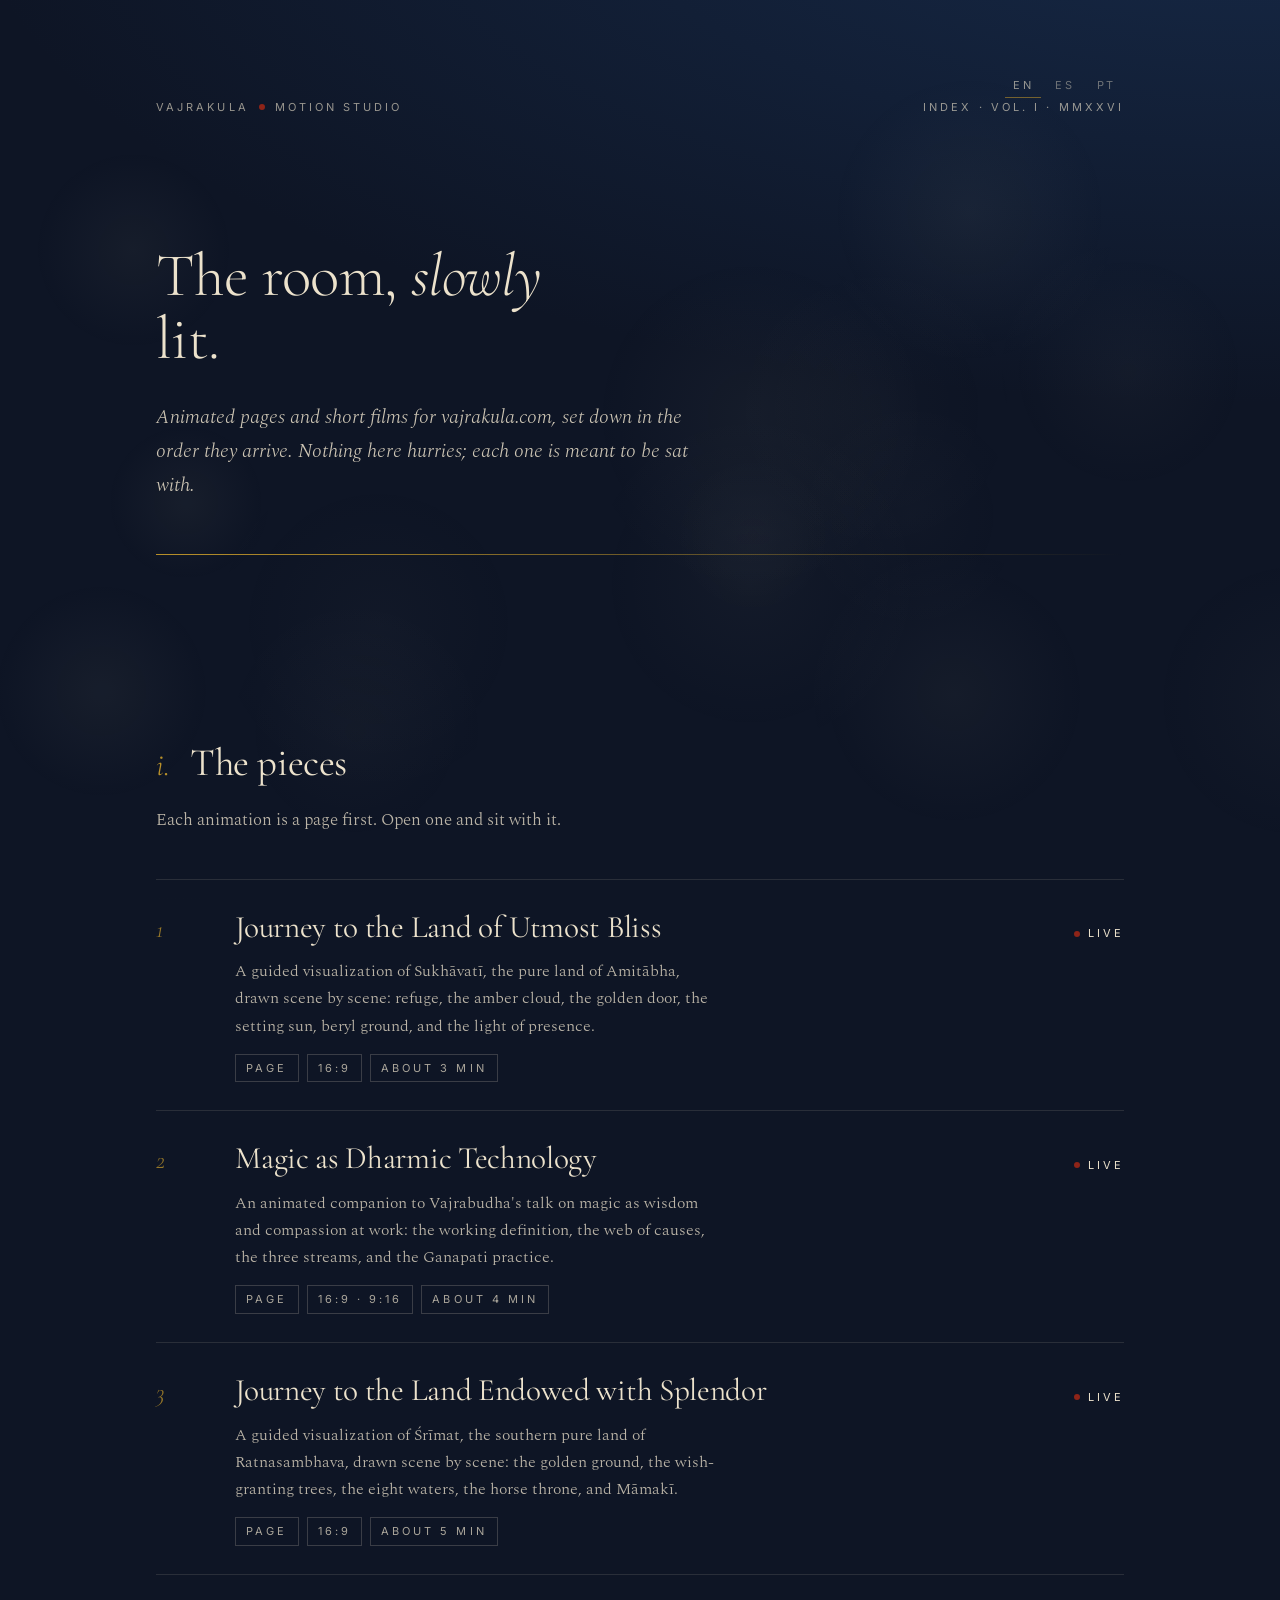
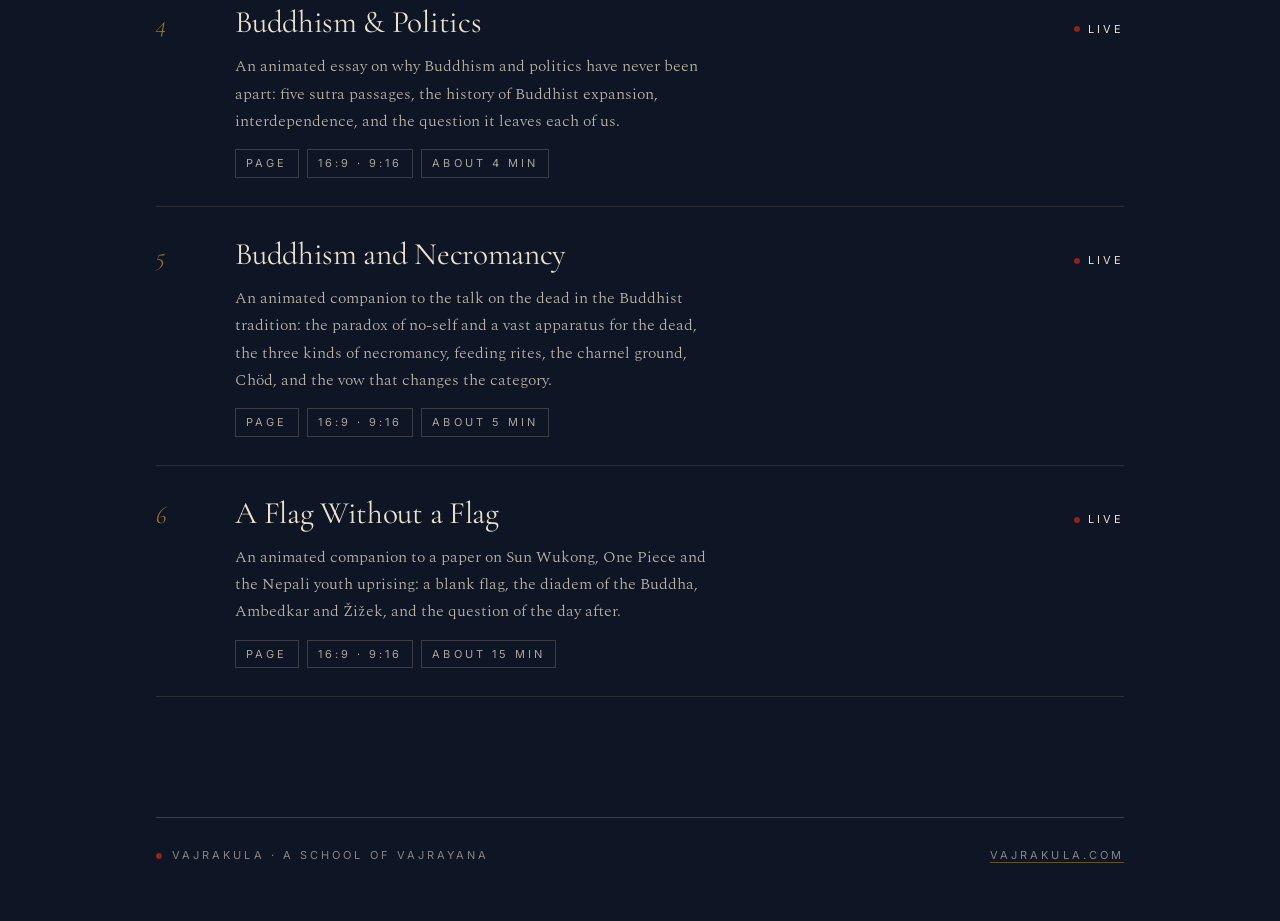
<file: index.html>
<!doctype html>
<html lang="en">
<head>
<meta charset="utf-8">
<meta name="viewport" content="width=device-width, initial-scale=1">
<title>Vajrakula Motion Studio</title>
<meta name="description" content="An index of animated pages and short films for vajrakula.com.">
<meta name="theme-color" content="#0E1525">
<link rel="preconnect" href="https://fonts.googleapis.com">
<link rel="preconnect" href="https://fonts.gstatic.com" crossorigin>
<link href="https://fonts.googleapis.com/css2?family=Cormorant+Garamond:ital,wght@0,300;0,400;0,500;1,300;1,400&family=Inter:wght@300;400;500&family=Spectral:ital,wght@0,300;0,400;0,500;1,300;1,400&display=swap" rel="stylesheet">
<style>
  :root{
    --midnight:#0E1525; --lapis:#1D3A64; --bone:#ECE2CC; --jade:#3D524A;
    --cinnabar:#8E2418; --gilt:#B8902A; --sumi:#0A0908;
    --ease:cubic-bezier(.22,.61,.36,1);
    --display:"Cormorant Garamond","Cormorant",Georgia,"Times New Roman",serif;
    --body:"Spectral",Georgia,"Times New Roman",serif;
    --label:"Inter",system-ui,-apple-system,"Segoe UI",sans-serif;
    --step-0:1rem; --step-1:1.25rem; --step-2:1.5625rem; --step-3:1.953rem; --step-4:2.441rem; --step-5:3.052rem; --step-6:3.815rem;
  }
  *{box-sizing:border-box;margin:0;padding:0}
  html{background:var(--midnight);-webkit-text-size-adjust:100%}
  body{
    min-height:100vh;color:var(--bone);background:var(--midnight);
    font-family:var(--body);font-weight:300;font-size:1.0625rem;line-height:1.7;
    position:relative;overflow-x:hidden;
  }

  /* ground: lapis cooling toward midnight, drifting very slowly */
  .dusk{position:fixed;inset:0;z-index:0;pointer-events:none;
    background:
      radial-gradient(120% 70% at 70% -10%, rgba(29,58,100,.55), transparent 60%),
      radial-gradient(90% 60% at 10% 110%, rgba(29,58,100,.28), transparent 65%),
      var(--midnight);
    background-size:140% 140%,140% 140%,auto;
    animation:drift 48s var(--ease) infinite alternate;}
  @keyframes drift{from{background-position:0% 0%,100% 100%,0 0}to{background-position:30% 12%,70% 88%,0 0}}
  #smoke{position:fixed;inset:0;z-index:0;pointer-events:none;width:100%;height:100%;opacity:.9}

  .page{position:relative;z-index:1;max-width:1080px;margin:0 auto;padding:clamp(28px,6vw,72px) clamp(20px,5vw,56px) 56px}

  /* entrance: fade + slight rise, sequenced by --d */
  .rise{opacity:0;transform:translateY(12px);animation:rise 1600ms var(--ease) forwards;animation-delay:var(--d,0ms)}
  @keyframes rise{to{opacity:1;transform:none}}
  .draw{transform:scaleX(0);transform-origin:left center;animation:draw 2200ms var(--ease) forwards;animation-delay:var(--d,0ms)}
  @keyframes draw{to{transform:scaleX(1)}}
  .glow{opacity:0;animation:glow 2400ms var(--ease) forwards;animation-delay:var(--d,0ms)}
  @keyframes glow{to{opacity:1}}

  /* Inter: labels, folios only */
  .label{font-family:var(--label);font-weight:400;font-size:.6875rem;letter-spacing:.28em;text-transform:uppercase}

  /* language switcher */
  .langbar{display:flex;justify-content:flex-end;gap:6px;opacity:.6;transition:opacity .6s var(--ease)}
  .langbar:hover,.langbar:focus-within{opacity:1}
  .langbar button{font:400 .6875rem/1 var(--label);letter-spacing:.24em;text-transform:uppercase;color:rgba(236,226,204,.7);background:none;border:0;border-bottom:1px solid transparent;padding:8px 8px 6px;cursor:pointer}
  .langbar button:hover{color:var(--bone)}
  .langbar button[aria-current="true"]{color:var(--bone);border-bottom-color:var(--gilt)}
  .langbar button:focus-visible{outline:1px solid var(--gilt);outline-offset:2px}

  /* head */
  .folio{display:flex;justify-content:space-between;gap:16px;color:rgba(236,226,204,.62)}
  .folio .dot{display:inline-block;width:6px;height:6px;border-radius:50%;background:var(--cinnabar);margin:0 .9em;vertical-align:middle;transform:translateY(-1px)}

  header.hero{padding:clamp(56px,11vw,128px) 0 clamp(40px,7vw,80px)}

  h1{font-family:var(--display);font-weight:300;letter-spacing:-.01em;line-height:1.04;font-size:clamp(2.6rem,7.4vw,var(--step-6));max-width:14ch}
  h1 em{font-style:italic;font-weight:300}
  .lede{font-size:var(--step-1);font-style:italic;max-width:56ch;margin-top:28px;color:rgba(236,226,204,.86)}

  /* gilt taper */
  .taper{height:1px;width:100%;margin:clamp(32px,5vw,52px) 0 0;
    background:linear-gradient(90deg,var(--gilt) 0%,rgba(184,144,42,.6) 45%,transparent 100%)}

  /* sections */
  section{margin-top:clamp(56px,9vw,104px)}
  .opener{display:flex;align-items:baseline;gap:20px;margin-bottom:10px}
  .numeral{font-family:var(--display);font-style:italic;font-weight:300;font-size:var(--step-3);color:var(--gilt)}
  h2{font-family:var(--display);font-weight:400;letter-spacing:-.01em;font-size:var(--step-4);line-height:1.1}
  .note{max-width:60ch;color:rgba(236,226,204,.78);margin:14px 0 clamp(28px,4vw,44px)}

  /* animation list */
  ol.index{list-style:none}
  .piece{position:relative;display:grid;grid-template-columns:3.2rem 1fr auto;gap:8px 28px;align-items:baseline;
    padding:28px 0;border-top:1px solid rgba(236,226,204,.12);color:inherit;text-decoration:none}
  ol.index li:last-child .piece{border-bottom:1px solid rgba(236,226,204,.12)}
  .piece .n{font-family:var(--display);font-style:italic;font-size:var(--step-2);color:rgba(184,144,42,.8)}
  .piece h3{font-family:var(--display);font-weight:400;font-size:var(--step-3);line-height:1.15;letter-spacing:-.01em;grid-column:2}
  .piece p{grid-column:2;max-width:60ch;color:rgba(236,226,204,.78);font-size:1rem}
  .piece .meta{grid-column:3;grid-row:1 / span 2;text-align:right;display:flex;flex-direction:column;gap:8px;align-items:flex-end;color:rgba(236,226,204,.62)}
  .tags{display:flex;gap:8px;flex-wrap:wrap;grid-column:2;margin-top:6px}
  .tag{border:1px solid rgba(236,226,204,.2);padding:4px 10px;color:rgba(236,226,204,.7)}
  .status{display:inline-flex;align-items:center;gap:.7em}
  .status i{width:6px;height:6px;border-radius:50%;background:var(--jade);box-shadow:0 0 0 1px rgba(236,226,204,.25)}
  .status.live i{background:var(--cinnabar);box-shadow:none}
  .status.live{color:var(--bone)}

  /* live pieces are links; the gilt rule draws under the title on hover/focus */
  a.piece h3{background:linear-gradient(var(--gilt),var(--gilt)) 0 100%/0% 1px no-repeat;
    transition:background-size 1200ms var(--ease);display:inline-block;justify-self:start;padding-bottom:4px}
  a.piece:hover h3,a.piece:focus-visible h3{background-size:100% 1px}
  a.piece:focus-visible{outline:1px solid var(--gilt);outline-offset:6px}
  a.piece::after{content:"";position:absolute;inset:0;background:radial-gradient(60% 100% at 20% 50%,rgba(184,144,42,.07),transparent 70%);opacity:0;transition:opacity 1400ms var(--ease);pointer-events:none}
  a.piece:hover::after{opacity:1}

  /* rosary rule between sections */
  .rosary{display:flex;align-items:center;gap:10px;margin-top:clamp(56px,9vw,96px);color:var(--gilt)}
  .rosary span{width:5px;height:5px;border-radius:50%;background:currentColor;opacity:.75}
  .rosary hr{flex:1;border:0;height:1px;background:rgba(184,144,42,.35)}

  /* motion defaults */
  dl.defaults{display:grid;grid-template-columns:minmax(120px,170px) 1fr;gap:18px 28px;max-width:760px}
  dl.defaults dt{color:var(--gilt)}
  dl.defaults dd{color:rgba(236,226,204,.85);font-size:1rem}

  /* footer */
  footer{margin-top:clamp(64px,10vw,120px);padding-top:28px;border-top:1px solid rgba(184,144,42,.35);
    display:flex;justify-content:space-between;gap:16px;flex-wrap:wrap;color:rgba(236,226,204,.55)}
  footer .dot{display:inline-block;width:6px;height:6px;border-radius:50%;background:var(--cinnabar);margin-right:.9em;vertical-align:middle}
  footer a{color:inherit;text-decoration:none;border-bottom:1px solid rgba(184,144,42,.5)}

  @media (max-width:640px){
    .piece{grid-template-columns:2.4rem 1fr;gap:6px 16px}
    .piece .meta{grid-column:2;grid-row:auto;flex-direction:row;align-items:center;text-align:left;margin-top:4px}
    dl.defaults{grid-template-columns:1fr;gap:4px 0}
    dl.defaults dd{margin-bottom:14px}
  }

  /* reduced motion: fully composed, static */
  @media (prefers-reduced-motion:reduce){
    .rise,.draw,.glow{animation:none!important;opacity:1!important;transform:none!important}
    .dusk{animation:none}
    #smoke{display:none}
    a.piece h3{transition:none}
  }
</style>
</head>
<body>
<div class="dusk" aria-hidden="true"></div>
<canvas id="smoke" aria-hidden="true"></canvas>

<main class="page">

  <nav class="langbar" id="langbar" aria-label="Language"><button data-l="en">EN</button><button data-l="es">ES</button><button data-l="pt">PT</button></nav>

  <div class="folio label rise" style="--d:200ms">
    <span>Vajrakula<i class="dot"></i>Motion Studio</span>
    <span data-t>Index · Vol. I · MMXXVI</span>
  </div>

  <header class="hero">
    <h1 class="rise" style="--d:1500ms" data-t>The room, <em>slowly</em> lit.</h1>
    <p class="lede rise" style="--d:2300ms" data-t>Animated pages and short films for vajrakula.com, set down in the order they arrive. Nothing here hurries; each one is meant to be sat with.</p>
    <div class="taper draw" style="--d:3000ms" aria-hidden="true"></div>
  </header>

  <section aria-labelledby="pieces">
    <div class="opener rise" style="--d:3400ms">
      <span class="numeral">i.</span>
      <h2 id="pieces" data-t>The pieces</h2>
    </div>
    <p class="note rise" style="--d:3600ms" data-t>Each animation is a page first. Open one and sit with it.</p>

    <ol class="index">
      <li class="rise" style="--d:3900ms">
        <a class="piece" href="animations/utmost-bliss-journey/">
          <span class="n">1</span>
          <h3 data-t>Journey to the Land of Utmost Bliss</h3>
          <p data-t>A guided visualization of Sukhāvatī, the pure land of Amitābha, drawn scene by scene: refuge, the amber cloud, the golden door, the setting sun, beryl ground, and the light of presence.</p>
          <div class="tags label"><span class="tag" data-t>Page</span><span class="tag">16:9</span><span class="tag" data-t>About 3 min</span></div>
          <div class="meta label"><span class="status live"><i></i><b data-t style="font-weight:inherit">Live</b></span></div>
        </a>
      </li>

      <li class="rise" style="--d:4300ms">
        <a class="piece" href="animations/magic-dharmic-technology/">
          <span class="n">2</span>
          <h3 data-t>Magic as Dharmic Technology</h3>
          <p data-t>An animated companion to Vajrabudha's talk on magic as wisdom and compassion at work: the working definition, the web of causes, the three streams, and the Ganapati practice.</p>
          <div class="tags label"><span class="tag" data-t>Page</span><span class="tag">16:9 · 9:16</span><span class="tag" data-t>About 4 min</span></div>
          <div class="meta label"><span class="status live"><i></i><b data-t style="font-weight:inherit">Live</b></span></div>
        </a>
      </li>

      <li class="rise" style="--d:4700ms">
        <a class="piece" href="animations/srimat-journey/">
          <span class="n">3</span>
          <h3 data-t>Journey to the Land Endowed with Splendor</h3>
          <p data-t>A guided visualization of Śrīmat, the southern pure land of Ratnasambhava, drawn scene by scene: the golden ground, the wish-granting trees, the eight waters, the horse throne, and Māmakī.</p>
          <div class="tags label"><span class="tag" data-t>Page</span><span class="tag">16:9</span><span class="tag" data-t>About 5 min</span></div>
          <div class="meta label"><span class="status live"><i></i><b data-t style="font-weight:inherit">Live</b></span></div>
        </a>
      </li>

      <li class="rise" style="--d:5100ms">
        <a class="piece" href="animations/buddhism-and-politics/">
          <span class="n">4</span>
          <h3 data-t>Buddhism &amp; Politics</h3>
          <p data-t>An animated essay on why Buddhism and politics have never been apart: five sutra passages, the history of Buddhist expansion, interdependence, and the question it leaves each of us.</p>
          <div class="tags label"><span class="tag" data-t>Page</span><span class="tag">16:9 · 9:16</span><span class="tag" data-t>About 4 min</span></div>
          <div class="meta label"><span class="status live"><i></i><b data-t style="font-weight:inherit">Live</b></span></div>
        </a>
      </li>

      <li class="rise" style="--d:5900ms">
        <a class="piece" href="animations/buddhism-and-necromancy/">
          <span class="n">5</span>
          <h3 data-t>Buddhism and Necromancy</h3>
          <p data-t>An animated companion to the talk on the dead in the Buddhist tradition: the paradox of no-self and a vast apparatus for the dead, the three kinds of necromancy, feeding rites, the charnel ground, Chöd, and the vow that changes the category.</p>
          <div class="tags label"><span class="tag" data-t>Page</span><span class="tag">16:9 · 9:16</span><span class="tag" data-t>About 5 min</span></div>
          <div class="meta label"><span class="status live"><i></i><b data-t style="font-weight:inherit">Live</b></span></div>
        </a>
      </li>

      <li class="rise" style="--d:6700ms">
        <a class="piece" href="animations/flag-without-a-flag/">
          <span class="n">6</span>
          <h3 data-t>A Flag Without a Flag</h3>
          <p data-t>An animated companion to a paper on Sun Wukong, One Piece and the Nepali youth uprising: a blank flag, the diadem of the Buddha, Ambedkar and Žižek, and the question of the day after.</p>
          <div class="tags label"><span class="tag" data-t>Page</span><span class="tag">16:9 · 9:16</span><span class="tag" data-t>About 15 min</span></div>
          <div class="meta label"><span class="status live"><i></i><b data-t style="font-weight:inherit">Live</b></span></div>
        </a>
      </li>

    </ol>
  </section>


  <footer class="label rise" style="--d:5500ms">
    <span><i class="dot"></i><b data-t style="font-weight:inherit">Vajrakula · A School of Vajrayana</b></span>
    <span><a href="https://vajrakula.com">vajrakula.com</a></span>
  </footer>
</main>

<script>
/* Language: ?lang= → saved choice (shared with the animations) → browser language → English */
(function(){
  var DICT={
 "es": {
  "Index · Vol. I · MMXXVI": "Índice · Vol. I · MMXXVI",
  "The room, <em>slowly</em> lit.": "La sala, <em>lentamente</em> iluminada.",
  "Animated pages and short films for vajrakula.com, set down in the order they arrive. Nothing here hurries; each one is meant to be sat with.": "Páginas animadas y cortometrajes para vajrakula.com, dispuestos en el orden en que van llegando. Nada aquí se apresura; cada pieza está pensada para sentarse junto a ella.",
  "The pieces": "Las piezas",
  "Each animation is a page first. Open one and sit with it.": "Cada animación es, ante todo, una página. Abra una y quédese con ella.",
  "Journey to the Land of Utmost Bliss": "Viaje a la Tierra de la Dicha Suprema",
  "A guided visualization of Sukhāvatī, the pure land of Amitābha, drawn scene by scene: refuge, the amber cloud, the golden door, the setting sun, beryl ground, and the light of presence.": "Una visualización guiada de Sukhāvatī, la tierra pura de Amitābha, dibujada escena por escena: el refugio, la nube ámbar, la puerta dorada, el sol poniente, el suelo de berilo y la luz de la presencia.",
  "Magic as Dharmic Technology": "La magia como tecnología dhármica",
  "An animated companion to Vajrabudha's talk on magic as wisdom and compassion at work: the working definition, the web of causes, the three streams, and the Ganapati practice.": "Un acompañamiento animado de la charla de Vajrabudha sobre la magia como sabiduría y compasión en acción: la definición de trabajo, la red de causas, las tres corrientes y la práctica de Ganapati.",
  "Journey to the Land Endowed with Splendor": "Viaje a la Tierra Dotada de Esplendor",
  "A guided visualization of Śrīmat, the southern pure land of Ratnasambhava, drawn scene by scene: the golden ground, the wish-granting trees, the eight waters, the horse throne, and Māmakī.": "Una visualización guiada de Śrīmat, la tierra pura del sur de Ratnasambhava, dibujada escena por escena: el suelo dorado, los árboles que conceden deseos, las ocho aguas, el trono de caballos y Māmakī.",
  "Buddhism &amp; Politics": "Budismo y política",
  "An animated essay on why Buddhism and politics have never been apart: five sutra passages, the history of Buddhist expansion, interdependence, and the question it leaves each of us.": "Un ensayo animado sobre por qué el budismo y la política nunca han estado separados: cinco pasajes de sutras, la historia de la expansión budista, la interdependencia y la pregunta que nos deja a cada uno.",
  "Buddhism and Necromancy": "Budismo y nigromancia",
  "An animated companion to the talk on the dead in the Buddhist tradition: the paradox of no-self and a vast apparatus for the dead, the three kinds of necromancy, feeding rites, the charnel ground, Chöd, and the vow that changes the category.": "Un acompañamiento animado de la charla sobre los muertos en la tradición budista: la paradoja del no-yo y un vasto aparato para los muertos, las tres clases de nigromancia, los ritos de alimentación, el campo de cremación, el Chöd y el voto que cambia la categoría.",
  "About 5 min": "Unos 5 min",
  "Page": "Página",
  "About 3 min": "Unos 3 min",
  "About 4 min": "Unos 4 min",
  "Live": "Disponible",
  "Vajrakula · A School of Vajrayana": "Vajrakula · Una escuela de Vajrayana",
  "A Flag Without a Flag": "Bandera sin bandera",
  "An animated companion to a paper on Sun Wukong, One Piece and the Nepali youth uprising: a blank flag, the diadem of the Buddha, Ambedkar and Žižek, and the question of the day after.": "Un acompañamiento animado de una ponencia sobre Sun Wukong, One Piece y la rebelión juvenil en Nepal: una bandera en blanco, la diadema del Buda, Ambedkar y Žižek, y la pregunta del día después.",
  "About 15 min": "Unos 15 min"
 },
 "pt": {
  "Index · Vol. I · MMXXVI": "Índice · Vol. I · MMXXVI",
  "The room, <em>slowly</em> lit.": "A sala, <em>lentamente</em> iluminada.",
  "Animated pages and short films for vajrakula.com, set down in the order they arrive. Nothing here hurries; each one is meant to be sat with.": "Páginas animadas e curtas-metragens para vajrakula.com, dispostas na ordem em que vão chegando. Nada aqui tem pressa; cada peça foi pensada para que a gente se sente ao lado dela.",
  "The pieces": "As peças",
  "Each animation is a page first. Open one and sit with it.": "Cada animação é, antes de tudo, uma página. Abra uma e fique com ela.",
  "Journey to the Land of Utmost Bliss": "Jornada à Terra da Suprema Felicidade",
  "A guided visualization of Sukhāvatī, the pure land of Amitābha, drawn scene by scene: refuge, the amber cloud, the golden door, the setting sun, beryl ground, and the light of presence.": "Uma visualização guiada de Sukhāvatī, a terra pura de Amitābha, desenhada cena a cena: o refúgio, a nuvem âmbar, a porta dourada, o sol poente, o chão de berilo e a luz da presença.",
  "Magic as Dharmic Technology": "A magia como tecnologia dhármica",
  "An animated companion to Vajrabudha's talk on magic as wisdom and compassion at work: the working definition, the web of causes, the three streams, and the Ganapati practice.": "Um acompanhamento animado da palestra de Vajrabudha sobre a magia como sabedoria e compaixão em ação: a definição de trabalho, a rede de causas, as três correntes e a prática de Ganapati.",
  "Journey to the Land Endowed with Splendor": "Jornada à Terra Dotada de Esplendor",
  "A guided visualization of Śrīmat, the southern pure land of Ratnasambhava, drawn scene by scene: the golden ground, the wish-granting trees, the eight waters, the horse throne, and Māmakī.": "Uma visualização guiada de Śrīmat, a terra pura do sul de Ratnasambhava, desenhada cena a cena: o chão dourado, as árvores que realizam desejos, as oito águas, o trono de cavalos e Māmakī.",
  "Buddhism &amp; Politics": "Budismo e política",
  "An animated essay on why Buddhism and politics have never been apart: five sutra passages, the history of Buddhist expansion, interdependence, and the question it leaves each of us.": "Um ensaio animado sobre por que o budismo e a política nunca estiveram separados: cinco passagens de sutras, a história da expansão budista, a interdependência e a pergunta que ele deixa para cada um de nós.",
  "Buddhism and Necromancy": "Budismo e necromancia",
  "An animated companion to the talk on the dead in the Buddhist tradition: the paradox of no-self and a vast apparatus for the dead, the three kinds of necromancy, feeding rites, the charnel ground, Chöd, and the vow that changes the category.": "Um acompanhamento animado da palestra sobre os mortos na tradição budista: o paradoxo do não-eu e um vasto aparato para os mortos, os três tipos de necromancia, os ritos de alimentação, o campo de cremação, o Chöd e o voto que muda a categoria.",
  "About 5 min": "Cerca de 5 min",
  "Page": "Página",
  "About 3 min": "Cerca de 3 min",
  "About 4 min": "Cerca de 4 min",
  "Live": "Disponível",
  "Vajrakula · A School of Vajrayana": "Vajrakula · Uma escola de Vajrayana",
  "A Flag Without a Flag": "Bandeira sem bandeira",
  "An animated companion to a paper on Sun Wukong, One Piece and the Nepali youth uprising: a blank flag, the diadem of the Buddha, Ambedkar and Žižek, and the question of the day after.": "Um acompanhamento animado de uma apresentação sobre Sun Wukong, One Piece e a rebelião juvenil no Nepal: uma bandeira em branco, a diadema do Buda, Ambedkar e Žižek, e a pergunta do dia seguinte.",
  "About 15 min": "Cerca de 15 min"
 }
}, META={"es": "Un índice de páginas animadas y cortometrajes para vajrakula.com.", "pt": "Um índice de páginas animadas e curtas-metragens para vajrakula.com."}, LANGS=['en','es','pt'];
  function q(n){try{return new URLSearchParams(location.search).get(n);}catch(e){return null;}}
  function pick(){
    var p=q('lang'); if(LANGS.indexOf(p)>-1) return p;
    try{var s=localStorage.getItem('vk-lang'); if(LANGS.indexOf(s)>-1) return s;}catch(e){}
    var n=navigator.languages||[navigator.language||'en'];
    for(var i=0;i<n.length;i++){var c=String(n[i]).slice(0,2).toLowerCase(); if(LANGS.indexOf(c)>-1) return c;}
    return 'en';
  }
  var L=pick(), D=DICT[L]||{};
  document.documentElement.setAttribute('lang',L);
  if(META[L]){var m=document.querySelector('meta[name=description]'); if(m) m.setAttribute('content',META[L]);}
  Array.prototype.forEach.call(document.querySelectorAll('[data-t]'),function(el){
    var k=el.innerHTML.replace(/\s+/g,' ').trim();
    if(!D[k]) return;
    el.innerHTML=D[k];
  });
  Array.prototype.forEach.call(document.querySelectorAll('#langbar button'),function(b){
    if(b.getAttribute('data-l')===L) b.setAttribute('aria-current','true');
    b.addEventListener('click',function(){
      var l=b.getAttribute('data-l'); if(l===L) return;
      try{localStorage.setItem('vk-lang',l);}catch(e){}
      location.search='?lang='+l;
    });
  });
})();
</script>

<script>
/* Incense smoke: a few slow, faint drifting wisps. Skipped entirely under reduced motion. */
(function(){
  if (window.matchMedia && matchMedia('(prefers-reduced-motion: reduce)').matches) return;
  var c = document.getElementById('smoke'), x = c.getContext('2d'), W, H, P = [], dpr = Math.min(window.devicePixelRatio||1, 2);
  function size(){ W = c.width = innerWidth*dpr; H = c.height = innerHeight*dpr; }
  function spawn(init){
    return { x: Math.random()*W, y: init ? Math.random()*H : H + 80*dpr,
      r: (60 + Math.random()*120)*dpr, vy: -(.10 + Math.random()*.16)*dpr,
      ph: Math.random()*6.28, sw: (.15 + Math.random()*.25)*dpr, a: .018 + Math.random()*.03 };
  }
  size(); addEventListener('resize', size);
  for (var i=0;i<14;i++) P.push(spawn(true));
  function frame(t){
    x.clearRect(0,0,W,H);
    for (var i=0;i<P.length;i++){
      var p=P[i]; p.y+=p.vy; p.x+=Math.sin(t/4000+p.ph)*p.sw;
      if (p.y < -p.r) P[i]=spawn(false);
      var g=x.createRadialGradient(p.x,p.y,0,p.x,p.y,p.r);
      g.addColorStop(0,'rgba(236,226,204,'+p.a+')'); g.addColorStop(1,'rgba(236,226,204,0)');
      x.fillStyle=g; x.beginPath(); x.arc(p.x,p.y,p.r,0,6.283); x.fill();
    }
    requestAnimationFrame(frame);
  }
  requestAnimationFrame(frame);
})();
</script>
</body>
</html>
</file>
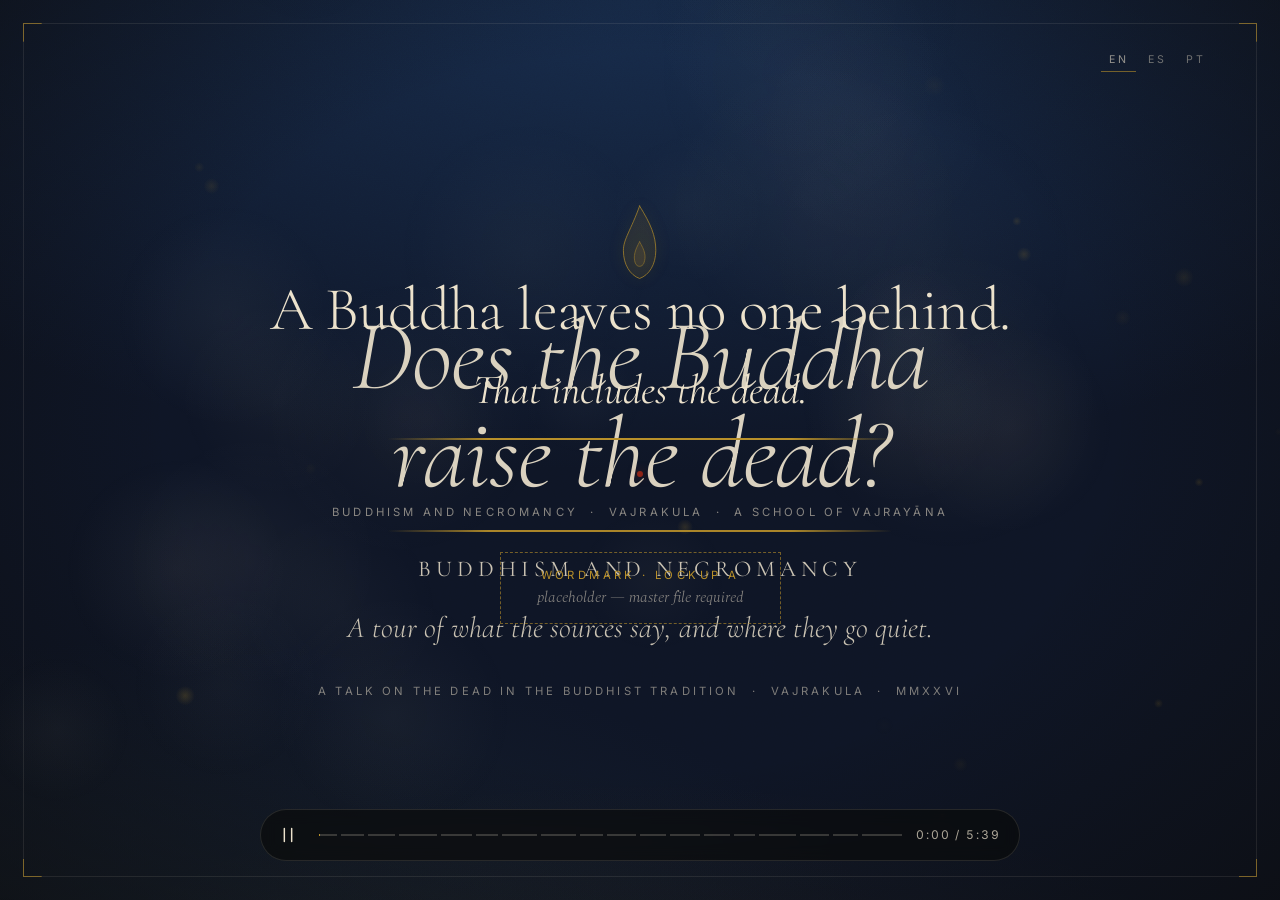
<file: animations/buddhism-and-necromancy/index.html>
<!doctype html>
<html lang="en">
<head>
<meta charset="utf-8">
<meta name="viewport" content="width=device-width, initial-scale=1, viewport-fit=cover">
<title>Buddhism and Necromancy — Vajrakula Motion</title>
<meta name="description" content="An animated companion to the talk on the dead in the Buddhist tradition: what the sources say, and where they go quiet.">
<meta name="theme-color" content="#0E1525">
<script>
  /* Motion is on by default; static, fully composed page for reduced-motion, no-JS, or ?static */
  (function () {
    var reduce = window.matchMedia && matchMedia('(prefers-reduced-motion: reduce)').matches;
    var forceStatic = /[?&]static\b/.test(location.search);
    var forceMotion = /[?&]motion\b/.test(location.search);
    if ((!reduce || forceMotion) && !forceStatic) document.documentElement.classList.add('anim');
  })();
</script>
<link rel="preconnect" href="https://fonts.googleapis.com">
<link rel="preconnect" href="https://fonts.gstatic.com" crossorigin>
<link href="https://fonts.googleapis.com/css2?family=Cormorant+Garamond:ital,wght@0,300;0,400;0,500;1,300;1,400;1,500&family=Inter:wght@300;400;500&family=Spectral:ital,wght@0,300;0,400;0,500;1,300;1,400&display=swap" rel="stylesheet">
<link rel="stylesheet" href="style.css">
</head>
<body>

<!-- the dharmachakra, drawn once and used as a faint ground mark -->
<svg width="0" height="0" style="position:absolute" aria-hidden="true" focusable="false"><defs>
  <symbol id="wheel" viewBox="0 0 200 200">
    <g fill="none" stroke="#ECE2CC" stroke-width="1.2" stroke-linecap="round">
      <circle cx="100" cy="100" r="92"/><circle cx="100" cy="100" r="68" opacity=".7"/><circle cx="100" cy="100" r="13"/>
      <path d="M100 87V32M100 113V168M87 100H32M113 100H168M109 91L148 52M91 109L52 148M91 91L52 52M109 109L148 148"/>
    </g>
  </symbol>
</defs></svg>

<main class="stage" id="stage" aria-label="Buddhism and Necromancy — an animated companion to the talk">
  <div class="ground" aria-hidden="true"></div>
  <canvas id="smoke" aria-hidden="true"></canvas>
  <div class="frame" aria-hidden="true"></div>

  <!-- ───────────── 0 · TITLE ───────────── -->
  <section class="scene" id="s-title" data-chapter="Title">
    <div class="center">
      <svg class="mark flame candle" data-k="flame" viewBox="0 0 120 200" aria-hidden="true">
        <path d="M60 14C86 56 98 84 98 118C98 152 82 176 60 184C38 176 22 152 22 118C22 92 40 70 60 14Z"/>
        <path d="M60 98C72 118 76 132 70 148C66 158 54 158 50 148C44 132 50 116 60 98Z" opacity=".7"/>
      </svg>
      <h1 class="display title-h nec" data-k="title"><span>Does the Buddha</span> <span>raise the dead?</span></h1>
      <i class="taper" data-k="taper"></i>
      <p class="lockup small" data-k="sub">Buddhism and Necromancy</p>
      <p class="verse" data-k="tour">A tour of what the sources say, and where they go quiet.</p>
      <p class="label credit" data-k="credit">A talk on the dead in the Buddhist tradition &nbsp;·&nbsp; Vajrakula &nbsp;·&nbsp; MMXXVI</p>
    </div>
  </section>

  <!-- ───────────── 1 · A NOTE ON CARE ───────────── -->
  <section class="scene" id="s-care" data-chapter="A note on care">
    <header class="folio" data-k="folio">Before we begin</header>
    <div class="center">
      <p class="statement" data-k="a">We will talk about death and the dead.</p>
      <p class="verse" data-k="b">Every activity is optional. Step out, mute, or simply listen whenever you need to.</p>
      <p class="label" data-k="c">The tone of the room</p>
      <p class="reply" data-k="d">Irreverent about the ideas.<br>Never about anyone’s dead.</p>
    </div>
  </section>

  <!-- ───────────── 2 · THE PARADOX ───────────── -->
  <section class="scene" id="s-paradox" data-chapter="The paradox">
    <header class="folio" data-k="folio">i · The paradox</header>
    <div class="cols">
      <div class="copy">
        <p class="statement small" data-k="a">Buddhism teaches there is no fixed self.</p>
        <p class="verse" data-k="b">Yet nearly every Buddhist culture built a dense technology of funerals, feeding rites, guidance for the dying, and care for the dead.</p>
        <p class="attr" data-k="attr">Cuevas &amp; Stone (eds.), The Buddhist Dead (2007)</p>
      </div>
      <figure class="fig">
        <svg viewBox="0 0 400 400" role="img" aria-label="An empty centre, circled by ever wider rings of rite and care">
          <circle data-k="c0" cx="200" cy="200" r="16" class="ring dashed"/>
          <g data-k="r1"><g class="spin" data-k="s1"><circle cx="200" cy="200" r="62" class="ring"/><circle cx="262" cy="200" r="3.4" class="gilt-fill"/></g></g>
          <g data-k="r2"><g class="spin" data-k="s2"><circle cx="200" cy="200" r="100" class="ring dim"/><circle cx="100" cy="200" r="3.4" class="gilt-fill"/></g></g>
          <g data-k="r3"><g class="spin" data-k="s3"><circle cx="200" cy="200" r="138" class="ring dim"/><circle cx="200" cy="62" r="3.4" class="gilt-fill"/></g></g>
          <g data-k="r4"><g class="spin" data-k="s4"><circle cx="200" cy="200" r="176" class="ring dim"/><circle cx="200" cy="376" r="3.4" class="gilt-fill"/></g></g>
        </svg>
      </figure>
    </div>
  </section>

  <!-- ───────────── 3 · THREE KINDS + THE VOTE ───────────── -->
  <section class="scene" id="s-three" data-chapter="Three kinds of necromancy">
    <header class="folio" data-k="folio">i · The paradox</header>
    <div class="center wide">
      <div class="stack tall">
        <div class="panel" data-k="pA">
          <p class="statement small" data-k="h">Three kinds of necromancy</p>
          <div class="tri">
            <div data-k="i1">
              <svg class="icon" viewBox="0 0 120 120" aria-hidden="true"><circle cx="28" cy="60" r="18"/><circle cx="92" cy="60" r="18" stroke-dasharray="3 6"/><path d="M52 44Q62 60 52 76M62 38Q76 60 62 82" opacity=".8"/></svg>
              <span class="num">I</span>
              <h3>Speak with</h3>
              <p class="note">The dead addressed directly. A lama guiding the deceased through the interval after death.</p>
            </div>
            <div data-k="i2">
              <svg class="icon" viewBox="0 0 120 120" aria-hidden="true"><circle cx="40" cy="74" r="22"/><path d="M58 58L92 24"/><circle cx="96" cy="20" r="5" class="gilt-fill"/></svg>
              <span class="num">II</span>
              <h3>Use</h3>
              <p class="note">Remains, relics and corpses as instruments. The most contested kind.</p>
            </div>
            <div data-k="i3">
              <svg class="icon" viewBox="0 0 120 120" aria-hidden="true"><path d="M22 66Q60 114 98 66Z"/><circle cx="60" cy="44" r="2.6" class="gilt-fill"/><circle cx="46" cy="30" r="1.9" class="gilt-fill" opacity=".8"/><circle cx="74" cy="22" r="1.5" class="gilt-fill" opacity=".6"/></svg>
              <span class="num">III</span>
              <h3>Serve</h3>
              <p class="note">Feeding, remembering, releasing. The obligations the living owe.</p>
            </div>
          </div>
          <p class="reply" data-k="r">Buddhism does all three, under very different rules.</p>
        </div>
        <div class="panel" data-k="pB">
          <p class="label" data-k="l">Opening vote</p>
          <p class="statement small" data-k="q">Which does Buddhism do the most?</p>
          <ol class="verbs vote">
            <li data-k="v1"><b>i.</b><span>Speak with</span></li>
            <li data-k="v2"><b>ii.</b><span>Use</span></li>
            <li data-k="v3"><b>iii.</b><span>Serve</span></li>
          </ol>
          <p class="note" data-k="n">Hold your vote. We come back to it at the end.</p>
        </div>
      </div>
    </div>
  </section>

  <!-- ───────────── 4 · WHO ARE WE TALKING TO? ───────────── -->
  <section class="scene" id="s-who" data-chapter="Who are we talking to?">
    <header class="folio" data-k="folio">ii · Who are we talking to?</header>
    <div class="center wide">
      <div class="stack tall">
        <div class="panel" data-k="pQ">
          <p class="statement" data-k="q">If there is no self, who is the lama talking to?</p>
        </div>
        <div class="panel" data-k="pC">
          <div class="duo">
            <div class="card" data-k="c1">
              <p class="label">The doctrine</p>
              <h3>A stream, not a soul</h3>
              <p class="body">What continues is a changing continuity driven by karma. It is not a fixed self that travels.</p>
              <svg class="stream" viewBox="0 0 400 76" aria-hidden="true"><path id="st0" class="sline a" d=""/><path id="st1" class="sline" d=""/><path id="st2" class="sline" d=""/></svg>
            </div>
            <div class="card" data-k="c2">
              <p class="label">The debate</p>
              <h3>Is there an interval?</h3>
              <p class="body">Abhidharma schools disagreed on whether an intermediate being (antarābhava) exists at all.</p>
              <p class="attr">Vasubandhu · Abhidharmakośa, ch. 3</p>
            </div>
          </div>
        </div>
      </div>
    </div>
  </section>

  <!-- ───────────── 5 · THE DEAD ARE THERE ───────────── -->
  <section class="scene" id="s-there" data-chapter="The dead are there">
    <header class="folio" data-k="folio">ii · Who are we talking to?</header>
    <div class="center wide">
      <p class="statement small" data-k="a">The tradition never denied the dead are there</p>
      <div class="vs">
        <div class="card" data-k="cA">
          <p class="label">What monastics are told to avoid</p>
          <h3>The “low arts”</h3>
          <p class="body">Spells, charms and divination (tiracchāna-vijjā). Brahmajāla Sutta, DN 1.</p>
        </div>
        <p class="mid" data-k="mid">and yet</p>
        <div class="card" data-k="cB">
          <p class="label">What the canon says exists</p>
          <h3>Ghosts among the living</h3>
          <p class="body">Petas are present and can receive merit. Petavatthu; Tirokuḍḍa Sutta.</p>
        </div>
      </div>
    </div>
  </section>

  <!-- ───────────── 6 · SERVING THE DEAD ───────────── -->
  <section class="scene" id="s-serving" data-chapter="Serving the dead">
    <header class="folio" data-k="folio">iii · Serving the dead</header>
    <div class="center wide">
      <div class="stack tall">
        <div class="panel" data-k="pA">
          <div class="cols">
            <div class="copy">
              <p class="statement small" data-k="a">Hungry ghosts and the debt of the living</p>
              <p class="verse" data-k="b">Pretas are a realm of rebirth and a social fact.</p>
              <p class="verse" data-k="c">Beings who need feeding, and a living community obliged to feed them.</p>
              <p class="attr" data-k="attr">Petavatthu · Teiser 1988</p>
            </div>
            <figure class="fig">
              <svg viewBox="0 0 440 300" role="img" aria-label="A living circle, bound by threads to those who need feeding">
                <g id="debt"></g>
                <circle data-k="live" cx="92" cy="150" r="46" class="ring"/>
                <circle data-k="livedot" cx="92" cy="150" r="5" class="gilt-fill"/>
              </svg>
            </figure>
          </div>
        </div>
        <div class="panel" data-k="pB">
          <p class="statement small" data-k="h">Two feeding rites, two origin stories</p>
          <div class="duo">
            <div class="card" data-k="r1">
              <p class="label">Ullambana · Yulanpen</p>
              <h3>Mulian and his mother</h3>
              <p class="body">Likely composed in China, not India. The festival is a Chinese Buddhist invention. (Teiser 1988)</p>
            </div>
            <div class="card" data-k="r2">
              <p class="label">Flaming Mouth</p>
              <h3>Ānanda and the hungry ghost</h3>
              <p class="body">A rite of offering, invitation and release. (Orzech)</p>
            </div>
          </div>
        </div>
      </div>
    </div>
  </section>

  <!-- ───────────── 7 · THE BARDO THÖDOL ───────────── -->
  <section class="scene" id="s-bardo" data-chapter="A text spoken to the dead">
    <header class="folio" data-k="folio">iii · Serving the dead</header>
    <div class="center wide">
      <div class="stack tall">
        <div class="panel" data-k="pA">
          <p class="statement small" data-k="h">A text spoken to the dead: the Bardo Thödol</p>
          <div class="tri">
            <div data-k="i1"><p class="label">Origin</p><h3>A terma</h3><p class="note">Revealed by Karma Lingpa, traditionally dated to the fourteenth century.</p></div>
            <div data-k="i2"><p class="label">Its use</p><h3>A guide, not a spell</h3><p class="note">Read to guide the dying and the dead through the interval. (Gouin 2010)</p></div>
            <div data-k="i3"><p class="label">Title</p><h3>A 1927 English name</h3><p class="note">“The Tibetan Book of the Dead” is a Western cultural object. (Cuevas 2003)</p></div>
          </div>
        </div>
        <div class="panel" data-k="pB">
          <svg class="pages" viewBox="0 0 640 280" role="img" aria-label="An open book: the left page is written, the right page is left blank">
            <rect data-k="lp" x="20" y="10" width="290" height="220" class="leaf"/>
            <rect data-k="rp" x="330" y="10" width="290" height="220" class="leaf"/>
            <g id="textlines"></g>
            <rect data-k="frame" x="354" y="34" width="242" height="172" class="thread" pathLength="1"/>
            <text data-k="cl" x="165" y="266" text-anchor="middle" class="svg-cap">Published</text>
            <text data-k="cr" x="475" y="266" text-anchor="middle" class="svg-cap">Transmitted</text>
          </svg>
          <p class="reply" data-k="r">The text is published. The practice is transmitted.</p>
        </div>
      </div>
    </div>
  </section>

  <!-- ───────────── 8 · WHAT THE LIVING OWE ───────────── -->
  <section class="scene" id="s-owe" data-chapter="What the living owe">
    <header class="folio" data-k="folio">iii · Serving the dead</header>
    <div class="center wide">
      <p class="statement" data-k="a">What do the living owe the dead?</p>
      <p class="verse" data-k="b">In your family, your tradition, or your own practice.</p>
      <ol class="verbs">
        <li data-k="w1"><span>feed</span></li>
        <li data-k="w2"><span>remember</span></li>
        <li data-k="w3"><span>speak to</span></li>
        <li data-k="w4"><span>protect</span></li>
        <li data-k="w5"><span>release</span></li>
      </ol>
    </div>
  </section>

  <!-- ───────────── 9 · THE CHARNEL GROUND ───────────── -->
  <section class="scene" id="s-charnel" data-chapter="The charnel ground">
    <header class="folio" data-k="folio">iv · The charnel ground</header>
    <svg class="bgmark" data-k="bg" viewBox="0 0 200 200" aria-hidden="true"><circle cx="100" cy="100" r="92" class="ring"/><g id="pitha"></g></svg>
    <div class="center wide">
      <p class="statement small" data-k="a">Why did tantra go to the cremation ground?</p>
      <div class="tri">
        <div data-k="i1"><p class="label">The margins</p><h3>Skull-bearers</h3><p class="note">Kāpālika and Shaiva ascetics worked the social edge of medieval India.</p></div>
        <div data-k="i2"><p class="label">The mahasiddhas</p><h3>Figures of the edge</h3><p class="note">Hagiographies of outcasts and wanderers. (Abhayadatta; Robinson)</p></div>
        <div data-k="i3"><p class="label">The map</p><h3>Twenty-four pīṭhas</h3><p class="note">Cakrasaṃvara’s geography of body, land and dead.</p></div>
      </div>
      <p class="note" data-k="n">Scholars disagree on how much Buddhism borrowed and how much it shared a world. (Sanderson; Davidson 2002)</p>
    </div>
  </section>

  <!-- ───────────── 10 · CHÖD ───────────── -->
  <section class="scene" id="s-chod" data-chapter="Chöd">
    <header class="folio" data-k="folio">iv · The charnel ground</header>
    <div class="center wide">
      <p class="statement small" data-k="a">Chöd: necromancy turned inside out</p>
      <div class="vs">
        <div class="card" data-k="cA">
          <svg class="icon wide" viewBox="0 0 200 100" aria-hidden="true">
            <circle cx="100" cy="50" r="15"/>
            <g class="arrows" data-k="take"><path d="M14 50H66M58 42L66 50L58 58M186 50H134M142 42L134 50L142 58M100 6V28M92 20L100 28L108 20M100 94V72M92 80L100 72L108 80"/></g>
          </svg>
          <p class="label">Using the dead</p>
          <h3>Takes from the dead.</h3>
          <p class="body">The corpse as an instrument.</p>
        </div>
        <p class="mid arrow" data-k="mid">→</p>
        <div class="card" data-k="cB">
          <svg class="icon wide" viewBox="0 0 200 100" aria-hidden="true">
            <circle cx="100" cy="50" r="15"/>
            <g class="arrows" data-k="give"><path d="M76 50H24M32 42L24 50L32 58M124 50H176M168 42L176 50L168 58M100 28V8M92 16L100 8L108 16M100 72V92M92 84L100 92L108 84"/></g>
          </svg>
          <p class="label">Chöd</p>
          <h3>Offers one’s own body.</h3>
          <p class="body">To beings, in order to cut self-grasping. Machik Labdrön.</p>
        </div>
      </div>
      <p class="attr" data-k="attr">Edou 1996 · Harding 2003</p>
    </div>
  </section>

  <!-- ───────────── 11 · THE VETĀLA ───────────── -->
  <section class="scene" id="s-vetala" data-chapter="A story, not a manual">
    <header class="folio" data-k="folio">v · Using the dead</header>
    <div class="center">
      <div class="stack tall">
        <div class="panel" data-k="pA">
          <p class="statement small" data-k="a">The vetāla: a story, not a manual</p>
          <p class="verse" data-k="b">A king carries a haunted corpse and answers its riddles.</p>
          <p class="note" data-k="c">Sanskrit frame-story literature, via Somadeva’s Kathāsaritsāgara. Not a Buddhist text. The Tibetan Ro-langs tales belong to the same genre.</p>
        </div>
        <div class="panel" data-k="pB">
          <p class="label" data-k="l">The honest finding</p>
          <svg class="blankpage" viewBox="0 0 240 320" role="img" aria-label="A page left blank, framed in gilt">
            <rect data-k="leaf" x="10" y="10" width="220" height="300" class="leaf"/>
            <rect data-k="frame" x="40" y="44" width="160" height="232" class="thread" pathLength="1"/>
          </svg>
          <p class="reply" data-k="r">No classical Buddhist manual for commanding the dead.</p>
        </div>
      </div>
    </div>
  </section>

  <!-- ───────────── 12 · THAILAND ───────────── -->
  <section class="scene" id="s-thai" data-chapter="Spirit-children and amulets">
    <header class="folio" data-k="folio">v · Using the dead</header>
    <div class="center">
      <div class="stack tall">
        <div class="panel" data-k="pA">
          <p class="statement small" data-k="a">Thailand: spirit-children and amulets</p>
          <p class="verse" data-k="b">Kuman Thong and amulet traditions are widely practiced, and contested even within Thai Buddhism.</p>
          <p class="attr" data-k="attr">McDaniel 2011 · Tambiah 1984 · Kitiarsa 2012</p>
        </div>
        <div class="panel" data-k="pB">
          <p class="label" data-k="l">Wicha</p>
          <p class="verse" data-k="v">The sorcerer-sages of Southeast Asia.</p>
          <svg class="ringpair" viewBox="0 0 640 170" role="img" aria-label="Two circles that overlap and will not come apart">
            <defs><clipPath id="clipW"><circle cx="275" cy="85" r="68"/></clipPath></defs>
            <circle data-k="ra" cx="275" cy="85" r="68" class="ring"/>
            <circle data-k="rb" cx="365" cy="85" r="68" class="ring"/>
            <g clip-path="url(#clipW)" data-k="lens"><circle cx="365" cy="85" r="68" class="lens"/></g>
            <text data-k="ta" x="188" y="91" text-anchor="end" class="svg-cap">Devotion</text>
            <text data-k="tb" x="452" y="91" text-anchor="start" class="svg-cap">Working power</text>
          </svg>
          <p class="note" data-k="n">Devotion and working power, refusing to be separated.</p>
        </div>
      </div>
    </div>
  </section>

  <!-- ───────────── 13 · BODHICITTA ───────────── -->
  <section class="scene" id="s-bodhi" data-chapter="Beings, not tools">
    <header class="folio" data-k="folio">vi · Ethics and guardrails</header>
    <svg class="bgmark" data-k="bg" viewBox="0 0 200 200" aria-hidden="true"><use href="#wheel"/></svg>
    <div class="center narrow">
      <p class="statement" data-k="a">The dead are beings, not tools.</p>
      <p class="verse" data-k="b">Beings with their own suffering. The vow is what turns a technique into a path.</p>
      <p class="attr" data-k="attr">Śāntideva · Bodhicaryāvatāra</p>
    </div>
  </section>

  <!-- ───────────── 14 · GUARDRAILS ───────────── -->
  <section class="scene" id="s-guard" data-chapter="What would you ask first?">
    <header class="folio" data-k="folio">vi · Ethics and guardrails</header>
    <div class="center wide">
      <div class="stack tall">
        <div class="panel" data-k="pA">
          <p class="label" data-k="l">The scenario</p>
          <p class="verse" data-k="v">A shop sells an amulet and says it holds a bound spirit that will do whatever you want. $400, with a free recorded ritual.</p>
          <p class="statement small" data-k="q">What would you ask first?</p>
        </div>
        <div class="panel" data-k="pB">
          <p class="statement small" data-k="h">Your list is the tradition’s own logic</p>
          <div class="four">
            <div data-k="f1"><span class="num">i.</span><h3>Lineage</h3><p class="note">Who gave this, and under what commitments?</p></div>
            <div data-k="f2"><span class="num">ii.</span><h3>Consent</h3><p class="note">What happens to the being involved?</p></div>
            <div data-k="f3"><span class="num">iii.</span><h3>Benefit</h3><p class="note">What is promised, and who profits?</p></div>
            <div data-k="f4"><span class="num">iv.</span><h3>Accountability</h3><p class="note">Could a senior teacher be asked?</p></div>
          </div>
          <p class="reply" data-k="r">Samaya is a name for taking those questions seriously.</p>
        </div>
      </div>
    </div>
  </section>

  <!-- ───────────── 15 · BACK TO THE VOTE ───────────── -->
  <section class="scene" id="s-reveal" data-chapter="Back to the vote">
    <header class="folio" data-k="folio">vii · The close</header>
    <div class="center wide">
      <div class="stack tall">
        <div class="panel" data-k="pA">
          <p class="statement small" data-k="a">Most people assume Buddhism is wilder or tamer than the record shows.</p>
        </div>
        <div class="panel" data-k="pB">
          <p class="label" data-k="l">Back to the vote</p>
          <svg class="weights" viewBox="0 0 900 300" role="img" aria-label="Three circles; the third, serving, is by far the largest">
            <circle data-k="w1" cx="170" cy="130" r="44" class="ring"/>
            <circle data-k="w2" cx="450" cy="130" r="44" class="ring"/>
            <circle data-k="w3" cx="730" cy="130" r="112" class="ring"/>
            <circle data-k="w3f" cx="730" cy="130" r="112" class="lens"/>
            <circle data-k="w3d" cx="730" cy="130" r="5" class="gilt-fill"/>
            <text data-k="t1" x="170" y="288" text-anchor="middle" class="svg-cap">Speak with</text>
            <text data-k="t2" x="450" y="288" text-anchor="middle" class="svg-cap">Use</text>
            <text data-k="t3" x="730" y="288" text-anchor="middle" class="svg-cap">Serve</text>
          </svg>
          <p class="reply" data-k="r">Buddhism does all three. The written record falls most heavily on serving.</p>
        </div>
      </div>
    </div>
  </section>

  <!-- ───────────── 16 · WITH A VOW ───────────── -->
  <section class="scene" id="s-vow" data-chapter="With a vow">
    <header class="folio" data-k="folio">vii · The close</header>
    <div class="center wide">
      <div class="stack tall">
        <div class="panel" data-k="pA">
          <p class="quote" data-k="q">If you are going to talk to the dead, do it with a vow</p>
        </div>
        <div class="panel" data-k="pB">
          <p class="label" data-k="l">What you can actually do</p>
          <ol class="steps">
            <li data-k="s1"><b>i.</b><span>Read the published and public texts</span></li>
            <li data-k="s2"><b>ii.</b><span>Attend a public sutric reading or rite</span></li>
            <li data-k="s3"><b>iii.</b><span>Learn the history</span></li>
            <li data-k="s4"><b>iv.</b><span>Talk to a teacher about transmission</span></li>
          </ol>
        </div>
      </div>
    </div>
  </section>

  <!-- ───────────── 17 · CLOSE ───────────── -->
  <section class="scene" id="s-close" data-chapter="A Buddha leaves no one behind">
    <div class="center">
      <p class="statement" data-k="a">A Buddha leaves no one behind.</p>
      <p class="reply" data-k="b">That includes the dead.</p>
      <i class="taper" data-k="taper"></i>
      <div class="swasti" data-k="end">
        <i class="cdot"></i>
        <p class="label credit" data-k="credit">Buddhism and Necromancy &nbsp;·&nbsp; Vajrakula &nbsp;·&nbsp; A school of Vajrayāna</p>
      </div>
      <div class="wm-placeholder" data-k="wm" role="img" aria-label="Placeholder for the Vajrakula wordmark, lockup A">
        <span>Wordmark · Lockup A</span><span>placeholder — master file required</span>
      </div>
    </div>
  </section>

</main>

<nav class="langbar" id="langbar" aria-label="Language">
  <button type="button" data-l="en" lang="en">EN</button><button type="button" data-l="es" lang="es">ES</button><button type="button" data-l="pt" lang="pt">PT</button>
</nav>

<!-- Transport (hidden in ?embed / ?render) -->
<nav class="controls" id="controls" aria-label="Playback">
  <button class="btn" id="btn-play" type="button" aria-label="Play / pause"><svg viewBox="0 0 24 24" aria-hidden="true"><path class="i-pause" d="M8 5v14M16 5v14"/><path class="i-play" d="M8 5l11 7-11 7z"/><path class="i-replay" d="M5 12a7 7 0 1 0 2.2-5.1M5 4v4h4"/></svg></button>
  <div class="bar" id="bar" role="group" aria-label="Chapters"></div>
  <output class="time" id="time">0:00</output>
</nav>

<noscript><p class="ns">This piece is best seen with JavaScript enabled; the full text is below in static form.</p></noscript>
<script src="i18n.js"></script>
<script src="script.js"></script>
</body>
</html>
</file>
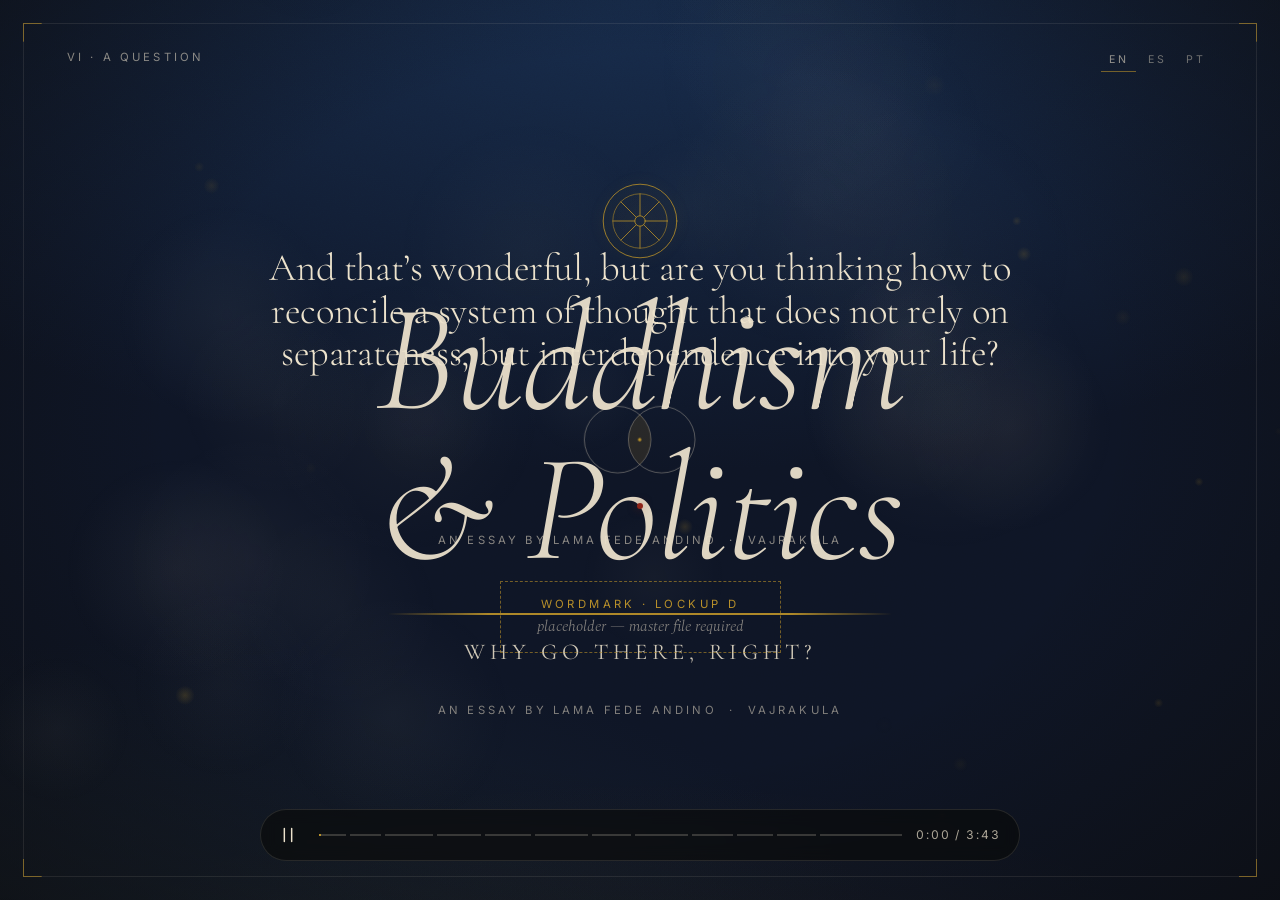
<file: animations/buddhism-and-politics/index.html>
<!doctype html>
<html lang="en">
<head>
<meta charset="utf-8">
<meta name="viewport" content="width=device-width, initial-scale=1, viewport-fit=cover">
<title>Buddhism &amp; Politics — Vajrakula Motion</title>
<meta name="description" content="An animated essay: why Buddhism and politics have never been apart.">
<meta name="theme-color" content="#0E1525">
<script>
  /* Motion is on by default; static, fully composed page for reduced-motion, no-JS, or ?static */
  (function () {
    var reduce = window.matchMedia && matchMedia('(prefers-reduced-motion: reduce)').matches;
    var forceStatic = /[?&]static\b/.test(location.search);
    var forceMotion = /[?&]motion\b/.test(location.search);
    if ((!reduce || forceMotion) && !forceStatic) document.documentElement.classList.add('anim');
  })();
</script>
<link rel="preconnect" href="https://fonts.googleapis.com">
<link rel="preconnect" href="https://fonts.gstatic.com" crossorigin>
<link href="https://fonts.googleapis.com/css2?family=Cormorant+Garamond:ital,wght@0,300;0,400;0,500;1,300;1,400;1,500&family=Inter:wght@300;400;500&family=Spectral:ital,wght@0,300;0,400;0,500;1,300;1,400&display=swap" rel="stylesheet">
<link rel="stylesheet" href="style.css">
</head>
<body>

<!-- the dharmachakra, drawn once and used as a faint ground mark -->
<svg width="0" height="0" style="position:absolute" aria-hidden="true" focusable="false"><defs>
  <symbol id="wheel" viewBox="0 0 200 200">
    <g fill="none" stroke="#ECE2CC" stroke-width="1.2" stroke-linecap="round">
      <circle cx="100" cy="100" r="92"/><circle cx="100" cy="100" r="68" opacity=".7"/><circle cx="100" cy="100" r="13"/>
      <path d="M100 87V32M100 113V168M87 100H32M113 100H168M109 91L148 52M91 109L52 148M91 91L52 52M109 109L148 148"/>
    </g>
  </symbol>
</defs></svg>

<main class="stage" id="stage" aria-label="Buddhism and Politics — an animated essay">
  <div class="ground" aria-hidden="true"></div>
  <canvas id="smoke" aria-hidden="true"></canvas>
  <div class="frame" aria-hidden="true"></div>

  <!-- ───────────── 0 · TITLE ───────────── -->
  <section class="scene" id="s-title" data-chapter="Title">
    <div class="center">
      <svg class="mark flame wheel" data-k="wheel" viewBox="0 0 200 200" aria-hidden="true">
        <circle cx="100" cy="100" r="92"/><circle cx="100" cy="100" r="68" opacity=".7"/><circle cx="100" cy="100" r="13"/>
        <path d="M100 87V32M100 113V168M87 100H32M113 100H168M109 91L148 52M91 109L52 148M91 91L52 52M109 109L148 148"/>
      </svg>
      <h1 class="display title-h" data-k="title"><span>Buddhism</span> <span>&amp; Politics</span></h1>
      <i class="taper" data-k="taper"></i>
      <p class="lockup small" data-k="sub">Why go there, right?</p>
      <p class="label credit" data-k="credit">An essay by Lama Fede Andino &nbsp;·&nbsp; Vajrakula</p>
    </div>
  </section>

  <!-- ───────────── 1 · WHAT I WAS TOLD ───────────── -->
  <section class="scene" id="s-told" data-chapter="What I was told">
    <header class="folio" data-k="folio">i · What I was told</header>
    <div class="center">
      <p class="statement" data-k="claim">As long as I’ve been a Buddhist practitioner, most of the western Sangha has told me that Buddhism &amp; Politics don’t mix.</p>
      <p class="opener-word" data-k="atall">At all.</p>
    </div>
  </section>

  <!-- ───────────── 2 · VAJJIANS ───────────── -->
  <section class="scene" id="s-vajjian" data-chapter="Mahāparinibbāna Sutta">
    <header class="folio" data-k="folio">i · What I was told</header>
    <div class="cols">
      <div class="sutra" data-k="q">
        <p class="ln" data-k="l1">As long as the Vajjians hold regular and frequent assemblies, meet in harmony, conduct their affairs in harmony, and disperse in harmony, they may be expected to prosper and not decline…</p>
        <p class="ln" data-k="l2">As long as they do not revoke the ancient traditions, they may be expected to prosper and not decline.</p>
        <p class="attr" data-k="attr">Mahāparinibbāna Sutta</p>
      </div>
      <figure class="fig assembly">
        <svg viewBox="0 0 400 400" role="img" aria-label="Eight points gather around a centre, hold, and disperse">
          <circle data-k="a-ring" cx="200" cy="200" r="118" class="ring dim"/>
          <g id="assembly"></g>
          <circle data-k="a-c" cx="200" cy="200" r="5" class="gilt-fill"/>
        </svg>
      </figure>
    </div>
  </section>

  <!-- ───────────── 3 · AND YET ───────────── -->
  <section class="scene" id="s-shown" data-chapter="What I was shown">
    <header class="folio" data-k="folio">ii · What I was shown</header>
    <div class="center">
      <p class="opener-word" data-k="yet">And yet…</p>
      <p class="statement small" data-k="a">as a Buddhologist, a scholar who specializes in Buddhism and its history, I was shown something different.</p>
      <p class="verse" data-k="b">That in every moment of its history, Buddhism had a very close relationship with politics, with power and with rulers.</p>
    </div>
  </section>

  <!-- ───────────── 4 · KŪṬADANTA ───────────── -->
  <section class="scene" id="s-kutadanta" data-chapter="Kūṭadanta Sutta">
    <header class="folio" data-k="folio">ii · What I was shown</header>
    <svg class="bgmark" data-k="bg" viewBox="0 0 200 200" aria-hidden="true"><use href="#wheel"/></svg>
    <div class="center narrow">
      <div class="sutra" data-k="q">
        <p class="ln" data-k="l1">Thus, by giving land to the landless, capital to those who needed it, and sustenance to those who labored, the king alleviated poverty and created conditions in which crime and unrest decreased without harsh punishments.</p>
        <p class="ln" data-k="l2">In doing so, prosperity increased for all.</p>
        <p class="attr" data-k="attr">Kūṭadanta Sutta</p>
      </div>
    </div>
  </section>

  <!-- ───────────── 5 · FIRST: HISTORY ───────────── -->
  <section class="scene" id="s-history" data-chapter="First, history">
    <header class="folio" data-k="folio">iii · First, history</header>
    <div class="center wide">
      <div class="stack tall">
        <div class="panel" data-k="p1">
          <p class="statement small" data-k="intro">I suspect that the myth that Buddhism and Politics don’t mix comes from ignoring two key aspects of Buddhist thought:</p>
        </div>
        <div class="panel" data-k="p2">
          <p class="statement small" data-k="first">first, the history of Buddhist expansion, which includes alliances, disputes and outright wars, both in the past and in the present.</p>
          <svg class="timeline" viewBox="0 0 900 230" role="img" aria-label="A line from past to present with alliances, disputes and wars along it">
            <path data-k="t-line" d="M40 100 H860" class="thread" pathLength="1"/>
            <text data-k="t-past" x="40" y="62" class="svg-cap sm">Past</text>
            <text data-k="t-now" x="860" y="62" text-anchor="end" class="svg-cap sm">Present</text>
            <g data-k="n1">
              <circle cx="232" cy="100" r="30" class="ring"/><circle cx="268" cy="100" r="30" class="ring"/>
              <text x="250" y="176" text-anchor="middle" class="svg-cap">Alliances</text>
            </g>
            <g data-k="n2">
              <circle cx="412" cy="100" r="30" class="ring"/><circle cx="488" cy="100" r="30" class="ring"/>
              <path d="M450 80 V120" class="ring dashed"/>
              <text x="450" y="176" text-anchor="middle" class="svg-cap">Disputes</text>
            </g>
            <g data-k="n3">
              <circle cx="640" cy="100" r="30" class="ring"/><circle cx="676" cy="100" r="30" class="ring"/>
              <circle cx="658" cy="100" r="5" class="cin-fill"/>
              <text x="658" y="176" text-anchor="middle" class="svg-cap">Wars</text>
            </g>
          </svg>
        </div>
      </div>
    </div>
  </section>

  <!-- ───────────── 6 · SUVARṆAPRABHĀSOTTAMA ───────────── -->
  <section class="scene" id="s-suvarna" data-chapter="Suvarṇaprabhāsottama Sūtra">
    <header class="folio" data-k="folio">iii · First, history</header>
    <div class="cols">
      <div class="sutra verse-lines" data-k="q">
        <p class="ln" data-k="l1">The righteous king who reveres this sublime teaching</p>
        <p class="ln" data-k="l2">Rescues beings from suffering and creates the conditions for peace;</p>
        <p class="ln" data-k="l3">Through virtue and generosity, they dispel the world’s misfortunes,</p>
        <p class="ln" data-k="l4">And their domain flourishes like a lotus in clear water.</p>
        <p class="attr" data-k="attr">Suvarṇaprabhāsottama Sūtra</p>
      </div>
      <figure class="fig lotus">
        <svg viewBox="0 0 260 240" role="img" aria-label="A lotus on still water">
          <g data-k="lotus" class="lotusg">
            <ellipse cx="130" cy="96" rx="15" ry="52" class="ring"/>
            <ellipse cx="130" cy="96" rx="15" ry="52" class="ring" transform="rotate(-28 130 148)"/>
            <ellipse cx="130" cy="96" rx="15" ry="52" class="ring" transform="rotate(28 130 148)"/>
            <ellipse cx="130" cy="104" rx="14" ry="44" class="ring" transform="rotate(-56 130 148)"/>
            <ellipse cx="130" cy="104" rx="14" ry="44" class="ring" transform="rotate(56 130 148)"/>
            <circle cx="130" cy="150" r="5" class="gilt-fill"/>
          </g>
          <ellipse data-k="w1" cx="130" cy="176" rx="104" ry="20" class="ring ripple"/>
          <ellipse data-k="w2" cx="130" cy="176" rx="104" ry="20" class="ring ripple"/>
          <ellipse data-k="w3" cx="130" cy="176" rx="104" ry="20" class="ring ripple"/>
        </svg>
      </figure>
    </div>
  </section>

  <!-- ───────────── 7 · SECOND: INTERDEPENDENCE ───────────── -->
  <section class="scene" id="s-interdep" data-chapter="Second, interdependence">
    <header class="folio" data-k="folio">iv · Second, interdependence</header>
    <div class="cols wide2">
      <div class="copy">
        <p class="statement small" data-k="a">Second, it comes from ignoring interdependence.</p>
        <p class="quote" data-k="b">How can something be wholly apart from the conditions that it arises?</p>
      </div>
      <figure class="fig web2"><svg id="tether" viewBox="0 0 800 520" role="img" aria-label="A centre pulling away from its surroundings, held by threads"></svg></figure>
    </div>
  </section>

  <!-- ───────────── 8 · RĀJANIVĀDANĀMA ───────────── -->
  <section class="scene" id="s-rajani" data-chapter="Ārya Rājanivādanāma">
    <header class="folio" data-k="folio">iv · Second, interdependence</header>
    <svg class="bgmark" data-k="bg" viewBox="0 0 200 200" aria-hidden="true"><use href="#wheel"/></svg>
    <div class="center narrow">
      <div class="sutra verse-lines" data-k="q">
        <p class="ln" data-k="l1">The Bodhisattva-King, seeing the sufferings of the people,</p>
        <p class="ln" data-k="l2">Embraces them with great compassion and skillful means.</p>
        <p class="ln" data-k="l3">By removing injustice, supporting the needy, and promoting virtue,</p>
        <p class="ln" data-k="l4">He leads both himself and his subjects toward enlightenment.</p>
        <p class="attr" data-k="attr">Ārya Rājanivādanāma Mahāyāna Sūtra</p>
      </div>
    </div>
  </section>

  <!-- ───────────── 9 · THE DALAI LAMA ───────────── -->
  <section class="scene" id="s-dalai" data-chapter="His Holiness">
    <header class="folio" data-k="folio">v · His Holiness the Dalai Lama</header>
    <div class="center">
      <p class="statement small" data-k="a">And then, last week, His Holiness the Dalai Lama suddenly weighed in on immigration in Europe.</p>
      <p class="verse" data-k="b">This is not something unexpected; the office of the Dalai Lama has always been politically active.</p>
    </div>
  </section>

  <!-- ───────────── 10 · SEPARATION ───────────── -->
  <section class="scene" id="s-separation" data-chapter="Church &amp; state">
    <header class="folio" data-k="folio">v · His Holiness the Dalai Lama</header>
    <div class="center">
      <p class="statement small" data-k="a">This idea of separation of church and state is a Christian idea that came from Europe’s enlightenment.</p>
      <svg class="apart" viewBox="0 0 640 250" role="img" aria-label="Two circles held apart by a line: church and state">
        <circle data-k="c1" cx="190" cy="110" r="80" class="ring"/>
        <circle data-k="c2" cx="450" cy="110" r="80" class="ring"/>
        <path data-k="rule" d="M320 6 V214" class="thread" pathLength="1"/>
        <text data-k="c1t" x="190" y="240" text-anchor="middle" class="svg-cap">Church</text>
        <text data-k="c2t" x="450" y="240" text-anchor="middle" class="svg-cap">State</text>
      </svg>
      <p class="reply" data-k="b">It’s not a Buddhist idea.</p>
    </div>
  </section>

  <!-- ───────────── 11 · THE QUESTION ───────────── -->
  <section class="scene" id="s-question" data-chapter="The question">
    <header class="folio" data-k="folio">vi · A question</header>
    <div class="center">
      <div class="stack tall">
        <div class="panel" data-k="pA">
          <p class="statement" data-k="a">You can say, of course: but I’m a Western Buddhist.</p>
          <p class="verse" data-k="b">For me, this separation makes sense.</p>
        </div>
        <div class="panel" data-k="pB">
          <p class="statement tiny" data-k="q">And that’s wonderful, but are you thinking how to reconcile a system of thought that does not rely on separateness, but interdependence into your life?</p>
          <svg class="sunmoon together" viewBox="0 0 640 170" aria-hidden="true">
            <defs><clipPath id="clipQ"><circle cx="275" cy="85" r="68"/></clipPath></defs>
            <g data-k="m-a"><circle cx="275" cy="85" r="68" class="ring"/></g>
            <g data-k="m-b"><circle cx="365" cy="85" r="68" class="ring"/></g>
            <g clip-path="url(#clipQ)" data-k="m-lens"><circle cx="365" cy="85" r="68" class="lens"/></g>
            <circle data-k="m-dot" cx="320" cy="85" r="3.5" class="gilt-fill"/>
          </svg>
          <div class="swasti" data-k="end">
            <i class="cdot"></i>
            <p class="label credit" data-k="credit">An essay by Lama Fede Andino &nbsp;·&nbsp; Vajrakula</p>
          </div>
          <div class="wm-placeholder" data-k="wm" role="img" aria-label="Placeholder for the Vajrakula wordmark, lockup D">
            <span>Wordmark · Lockup D</span><span>placeholder — master file required</span>
          </div>
        </div>
      </div>
    </div>
  </section>

</main>

<nav class="langbar" id="langbar" aria-label="Language">
  <button type="button" data-l="en" lang="en">EN</button><button type="button" data-l="es" lang="es">ES</button><button type="button" data-l="pt" lang="pt">PT</button>
</nav>

<!-- Transport (hidden in ?embed / ?render) -->
<nav class="controls" id="controls" aria-label="Playback">
  <button class="btn" id="btn-play" type="button" aria-label="Play / pause"><svg viewBox="0 0 24 24" aria-hidden="true"><path class="i-pause" d="M8 5v14M16 5v14"/><path class="i-play" d="M8 5l11 7-11 7z"/><path class="i-replay" d="M5 12a7 7 0 1 0 2.2-5.1M5 4v4h4"/></svg></button>
  <div class="bar" id="bar" role="group" aria-label="Chapters"></div>
  <output class="time" id="time">0:00</output>
</nav>

<noscript><p class="ns">This piece is best seen with JavaScript enabled; the full text is below in static form.</p></noscript>
<script src="i18n.js"></script>
<script src="script.js"></script>
</body>
</html>
</file>
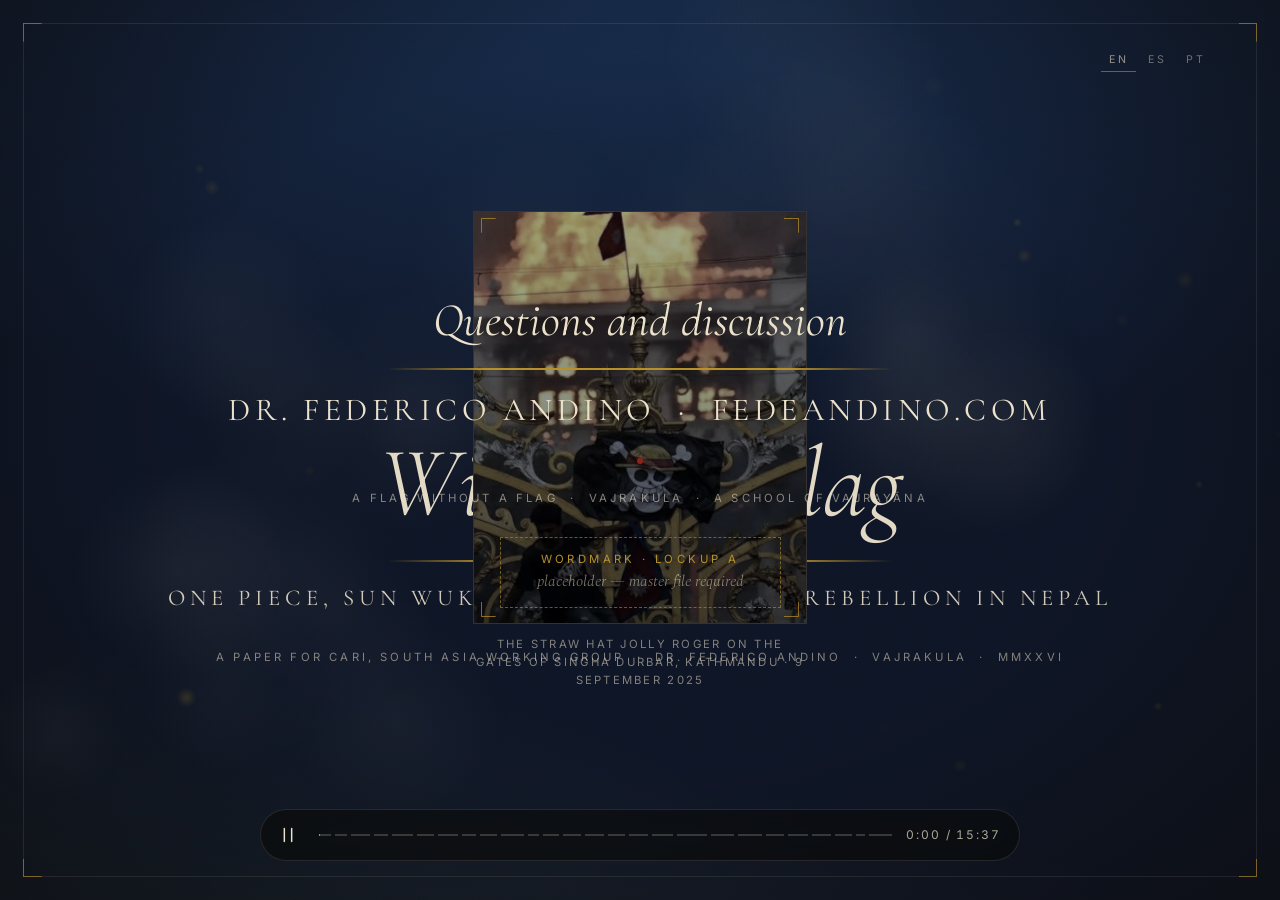
<file: animations/flag-without-a-flag/index.html>
<!doctype html>
<html lang="en">
<head>
<meta charset="utf-8">
<meta name="viewport" content="width=device-width, initial-scale=1, viewport-fit=cover">
<title>A Flag Without a Flag — Vajrakula Motion</title>
<meta name="description" content="An animated companion to the paper on One Piece, Sun Wukong and the youth rebellion in Nepal: soft power from below, a genealogy of the rebel, and the test of the day after.">
<meta name="theme-color" content="#0E1525">
<script>
  /* Motion is on by default; static, fully composed page for reduced-motion, no-JS, or ?static */
  (function () {
    var reduce = window.matchMedia && matchMedia('(prefers-reduced-motion: reduce)').matches;
    var forceStatic = /[?&]static\b/.test(location.search);
    var forceMotion = /[?&]motion\b/.test(location.search);
    if ((!reduce || forceMotion) && !forceStatic) document.documentElement.classList.add('anim');
  })();
</script>
<link rel="preconnect" href="https://fonts.googleapis.com">
<link rel="preconnect" href="https://fonts.gstatic.com" crossorigin>
<link href="https://fonts.googleapis.com/css2?family=Cormorant+Garamond:ital,wght@0,300;0,400;0,500;1,300;1,400;1,500&family=Inter:wght@300;400;500&family=Spectral:ital,wght@0,300;0,400;0,500;1,300;1,400&display=swap" rel="stylesheet">
<link rel="stylesheet" href="style.css">
</head>
<body>

<main class="stage" id="stage" aria-label="A Flag Without a Flag — an animated companion to the paper">
  <div class="ground" aria-hidden="true"></div>
  <canvas id="smoke" aria-hidden="true"></canvas>
  <div class="frame" aria-hidden="true"></div>

  <section class="scene" id="s-title" data-chapter="Title" data-dur="24.3">
    
    <div class="stack"><div class="panel " data-at="0.0" data-out="13.0"><div class="center"><svg class="mark flame" data-at="1.0" data-a="rise" viewBox="0 0 120 200" aria-hidden="true"><path d="M60 14C86 56 98 84 98 118C98 152 82 176 60 184C38 176 22 152 22 118C22 92 40 70 60 14Z"/><path d="M60 98C72 118 76 132 70 148C66 158 54 158 50 148C44 132 50 116 60 98Z" opacity=".7"/></svg><h1 class="display title-h nec" data-at="1.8" data-a="title" data-d="3.2"><span>A Flag</span> <span>Without a Flag</span></h1><i class="taper" data-at="5.2" data-a="draw" data-d="2"></i><p class="lockup small" data-at="5.9" data-a="rise" data-d="1.8">One Piece, Sun Wukong and the youth rebellion in Nepal</p><p class="label credit" data-at="8.2" data-a="rise" data-d="1.6">A paper for CARI, South Asia Working Group &nbsp;·&nbsp; Dr. Federico Andino &nbsp;·&nbsp; Vajrakula &nbsp;·&nbsp; MMXXVI</p></div></div><div class="panel " data-at="13.0"><figure class="photo " style="--pw:var(--pw-p)" data-at="13.8" data-a="photo" data-drift="9.7"><div class="ph"><img src="assets/gate.jpg" alt="" loading="eager" decoding="async"></div><figcaption class="cap">The Straw Hat Jolly Roger on the gates of Singha Durbar, Kathmandu · 9 September 2025</figcaption></figure></div></div>
  </section>

  <section class="scene" id="s-kath" data-chapter="Kathmandu, September 2025" data-dur="23.7">
    <header class="folio" data-at="0.6" data-a="fade">i · Kathmandu, September 2025</header>
    <div class="stack"><div class="panel split" data-at="0.0" data-out="11.0"><div class="copy"><p class="label" data-at="0.5" data-a="rise">9 September 2025</p><p class="verse" data-at="2.7" data-a="rise">Singha Durbar burns, a protester hangs the flag on its gates, and Prime Minister K. P. Sharma Oli resigns.</p></div><figure class="photo " style="--pw:var(--pw-l)" data-at="0.8" data-a="photo" data-drift="10.2"><div class="ph"><img src="assets/burn.jpg" alt="" loading="eager" decoding="async"></div><figcaption class="cap">Singha Durbar in flames</figcaption></figure></div><div class="panel split rev" data-at="11.0"><figure class="photo " style="--pw:var(--pw-p)" data-at="11.8" data-a="photo" data-drift="11.0"><div class="ph"><img src="assets/picket.jpg" alt="" loading="eager" decoding="async"></div><figcaption class="cap">A Generation Z picket in Nepal (news capture)</figcaption></figure><div class="copy"><div class="stats"><div class="stat" data-at="11.5" data-a="rise"><p class="big">48 hours</p><p class="scap">was all it took to bring down the government.</p></div><div class="stat" data-at="14.3" data-a="rise"><p class="big">76 dead</p><p class="scap">was the toll of the revolt, according to Reuters.</p></div></div><p class="note" data-at="16.2" data-a="rise">Triggers: the ban on social media, anger at corruption and at the “nepo babies”.</p></div></div></div>
  </section>

  <section class="scene" id="s-thesis" data-chapter="The thesis" data-dur="37.5">
    <header class="folio" data-at="0.6" data-a="fade">ii · The thesis</header>
    <div class="stack"><div class="panel " data-at="0.0" data-out="15.3"><p class="label" data-at="0.5" data-a="rise">The thesis in one sentence</p><svg class="flagsvg" viewBox="0 0 420 300" aria-hidden="true"><line class="pole" x1="40" y1="14" x2="40" y2="296" pathLength="1" data-at="2.9" data-a="stroke" data-d="2.4"/><path class="cloth" d="M40 40 H380 V240 H40 Z" pathLength="1" data-at="3.9" data-a="stroke" data-d="3.2"/><circle class="cring" cx="210" cy="140" r="46" data-at="6.3" data-a="fade" data-d="2.2"/></svg><p class="statement small" data-at="5.9" data-a="words" data-step="0.2">In 2026, Sun Wukong resonates among young people around the world as a pilgrim, not as a usurper.</p></div><div class="panel rows" data-at="15.3"><div class="lrow " data-at="15.8" data-a="rise"><b class="num">1</b><div><p class="clause">Soft power from below</p><p class="side">A symbol with no state sender turns against the governments of those who take it up.</p></div></div><div class="lrow " data-at="22.2" data-a="rise"><b class="num">2</b><div><p class="clause">A Wukong – Goku – Luffy genealogy</p><p class="side">Individual will meets its limit and is transformed into collective liberation.</p></div></div><div class="lrow " data-at="27.9" data-a="rise"><b class="num">3</b><div><p class="clause">Ambedkar + Žižek</p><p class="side">Social Buddhism and the “day after” test, which the outcome in Nepal allows us to apply.</p></div></div></div></div>
  </section>

  <section class="scene" id="s-questions" data-chapter="Two questions and a map" data-dur="27.8">
    <header class="folio" data-at="0.6" data-a="fade">ii · Two questions</header>
    <div class="stack"><div class="panel rows big" data-at="0.0" data-out="10.5"><div class="lrow " data-at="0.5" data-a="rise"><b class="num">1</b><div><p class="clause">Why could a symbol with no state sender work as a transnational political vocabulary?</p></div></div><div class="lrow " data-at="4.9" data-a="rise"><b class="num">2</b><div><p class="clause">Why that symbol and not another?</p></div></div></div><div class="panel rows" data-at="10.5"><p class="label" data-at="11.0" data-a="rise">Roadmap</p><div class="rows tight"><div class="lrow " data-at="12.6" data-a="rise"><b class="num">1</b><div><p class="clause">Soft power as a theory with a sender</p></div></div><div class="lrow " data-at="15.4" data-a="rise"><b class="num">2</b><div><p class="clause">Nepal and the circulation of the Jolly Roger</p></div></div><div class="lrow " data-at="18.3" data-a="rise"><b class="num">3</b><div><p class="clause">The Wukong – Goku – Luffy genealogy</p></div></div><div class="lrow " data-at="20.8" data-a="rise"><b class="num">4</b><div><p class="clause">Reading with Ambedkar</p></div></div><div class="lrow " data-at="22.4" data-a="rise"><b class="num">5</b><div><p class="clause">Reading with Žižek</p></div></div><div class="lrow " data-at="24.0" data-a="rise"><b class="num">6</b><div><p class="clause">Consequences for International Relations</p></div></div></div></div></div>
  </section>

  <section class="scene" id="s-nye" data-chapter="Soft power: a theory with a sender" data-dur="41.7">
    <header class="folio" data-at="0.6" data-a="fade">iii · Soft power: a theory with a sender</header>
    <div class="stack"><div class="panel " data-at="0.0" data-out="13.9"><p class="statement small" data-at="0.5" data-a="words" data-step="0.17">Getting what you want through attraction, not through coercion or payment.</p><p class="attr" data-at="5.3" data-a="rise">Joseph Nye, 2004</p><p class="note" data-at="6.8" data-a="rise">Its sources: a country’s culture, its political values and its foreign policy.</p></div><div class="panel " data-at="13.9" data-out="23.6"><div class="tri"><div data-at="14.4" data-a="rise"><h3>Sender</h3><p class="note">An identifiable actor who projects.</p></div><div data-at="17.0" data-a="rise"><h3>Audience</h3><p class="note">Receives the projection.</p></div><div data-at="19.6" data-a="rise"><h3>Attraction</h3><p class="note">Preferences favorable to the sender.</p></div></div></div><div class="panel " data-at="23.6"><p class="body centered" data-at="24.1" data-a="rise">The canonical example: Japan. The state strategy Cool Japan turned manga and anime into a foreign-policy resource (McGray, 2002).</p><p class="statement small" data-at="30.9" data-a="words" data-step="0.2">The Mugiwara Jolly Roger breaks that scheme on every axis: <em>there is no sender.</em></p></div></div>
  </section>

  <section class="scene" id="s-nyevs" data-chapter="Nye against the Jolly Roger" data-dur="33.6">
    <header class="folio" data-at="0.6" data-a="fade">iii · Nye against the Mugiwara Jolly Roger</header>
    <div class="stack"><div class="panel " data-at="0.0" data-out="17.1"><div class="cmp "><div class="cr head" data-at="0.5" data-a="fade"><p class="ch">Dimension</p><p class="ch">Classic soft power (Nye)</p><p class="ch">The Mugiwara Jolly Roger</p></div><div class="cr" data-at="1.7" data-a="rise"><p class="cl">Sender</p><p class="cv">A state projecting its culture</p><p class="cv">None: Japan did not intervene; it is the product of a private publisher</p></div><div class="cr" data-at="7.3" data-a="rise"><p class="cl">Intention</p><p class="cv">Deliberate</p><p class="cv">Absent at the origin; deliberate only in whoever appropriates it</p></div><div class="cr" data-at="11.0" data-a="rise"><p class="cl">Direction</p><p class="cv">From the top down</p><p class="cv">From the bottom up and among peers</p></div></div></div><div class="panel " data-at="17.1"><div class="cmp "><div class="cr head" data-at="17.6" data-a="fade"><p class="ch">Dimension</p><p class="ch">Classic soft power (Nye)</p><p class="ch">The Mugiwara Jolly Roger</p></div><div class="cr" data-at="18.8" data-a="rise"><p class="cl">Political effect</p><p class="cv">Preferences favorable to the sender</p><p class="cv">Delegitimization of the protester’s own government</p></div><div class="cr" data-at="22.6" data-a="rise"><p class="cl">Control of meaning</p><p class="cv">The sender’s</p><p class="cv">Whoever raises the flag’s, who adapts it to each protest</p></div><div class="cr" data-at="26.8" data-a="rise"><p class="cl">State role</p><p class="cv">Promoter</p><p class="cv">Repressor: Indonesia went as far as calling it “treason”</p></div></div></div></div>
  </section>

  <section class="scene" id="s-four" data-chapter="Four conditions" data-dur="39.6">
    <header class="folio" data-at="0.6" data-a="fade">iii · Four conditions for a symbol with no sender</header>
    <div class="stack"><div class="panel rows" data-at="0.0" data-out="15.5"><div class="lrow " data-at="0.5" data-a="rise"><b class="num">1</b><div><p class="clause">Cohort repertoire</p><p class="side">One Piece has been published since 1997, and Generation Z grew up entirely online, among memes, anime and global franchises.</p></div></div><div class="lrow " data-at="7.2" data-a="rise"><b class="num">2</b><div><p class="clause">Legibility and adaptability</p><p class="side">The emblem is recognized at once and admits different local meanings in each protest.</p></div></div></div><div class="panel rows" data-at="15.5" data-out="28.5"><div class="lrow " data-at="16.0" data-a="rise"><b class="num">3</b><div><p class="clause">Cost of repression</p><p class="side">Because it comes from popular culture, it is hard to suppress without looking authoritarian.</p></div></div><div class="lrow " data-at="21.2" data-a="rise"><b class="num">4</b><div><p class="clause">Solidarity without ideology</p><p class="side">A shared reference is enough; no party militancy is needed.</p></div></div></div><div class="panel " data-at="28.5"><p class="statement" data-at="29.0" data-a="words" data-step="0.2">The missing category in International Relations: <em>a soft power from below.</em></p></div></div>
  </section>

  <section class="scene" id="s-nepal" data-chapter="Nepal: from the flag to the ballot box" data-dur="26.8">
    <header class="folio" data-at="0.6" data-a="fade">iv · Nepal: from the flag to the ballot box</header>
    <div class="stack"><div class="panel split" data-at="0.0" data-out="15.1"><div class="copy"><div class="trow " data-at="0.5" data-a="rise"><p class="when">8 Sep 2025</p><p class="what">Protests against the social media ban and against corruption; police repression.</p></div><div class="trow " data-at="4.4" data-a="rise"><p class="when">9 Sep 2025</p><p class="what">Singha Durbar burns, the flag hangs from its gates and Prime Minister Oli resigns.</p></div><div class="trow " data-at="9.0" data-a="rise"><p class="when">12 Sep 2025</p><p class="what">Sushila Karki is sworn in as interim prime minister; Parliament is dissolved and elections are called.</p></div></div><figure class="photo " style="--pw:var(--pw-p)" data-at="0.8" data-a="photo" data-drift="14.3"><div class="ph"><img src="assets/karki.jpg" alt="" loading="eager" decoding="async"></div><figcaption class="cap">Sushila Karki</figcaption></figure></div><div class="panel rows" data-at="15.1"><div class="grp"><div class="trow " data-at="15.6" data-a="rise"><p class="when">5 Mar 2026</p><p class="what">The Rastriya Swatantra Party, three years old, wins 182 of 275 seats.</p></div><div class="trow " data-at="20.0" data-a="rise"><p class="when">27 Mar 2026</p><p class="what">Balendra Shah, 35, a former mayor of Kathmandu, is sworn in as prime minister.</p></div></div></div></div>
  </section>

  <section class="scene" id="s-discord" data-chapter="The Discord “parliament”" data-dur="33.8">
    <header class="folio" data-at="0.6" data-a="fade">iv · The Discord “parliament”</header>
    <div class="stack"><div class="panel grp" data-at="0.0" data-out="11.3"><div class="stats"><div class="stat" data-at="0.5" data-a="rise"><p class="big">130,000+</p><p class="scap">server members (other sources: 145,000–160,000)</p></div><div class="stat" data-at="2.7" data-a="rise"><p class="big">7,586</p><p class="scap">votes out of about 154,300 members</p></div><div class="stat" data-at="5.0" data-a="rise"><p class="big">< 5%</p><p class="scap">of the members voted</p></div><div class="stat" data-at="6.9" data-a="rise"><p class="big">> 50%</p><p class="scap">for Karki in the poll of 10 September</p></div></div></div><div class="panel grp" data-at="11.3"><div class="duo cards"><div class="card"><p class="label" data-at="11.8" data-a="fade">What it was</p><p class="body" data-at="13.2" data-a="rise">A server of the NGO Hami Nepal, used to organize the marches of 8 and 9 September.</p><p class="body" data-at="16.6" data-a="rise">Fact-checking channels, emergency support and logistics.</p><p class="body" data-at="20.0" data-a="rise">Polls to draw up the shortlist: Karki, Balendra Shah, Sagar Dhakal and Kulman Ghising.</p></div><div class="card"><p class="label" data-at="31.6" data-a="fade">The limits of the procedure</p><p class="body" data-at="33.0" data-a="rise">Anonymity allowed people to vote more than once.</p><p class="body" data-at="36.4" data-a="rise">Only Hami Nepal moderators could write in the main channels.</p><p class="body" data-at="39.8" data-a="rise">No state backing: an improvised, temporary and fragile digital democracy (in contrast to Estonia).</p></div></div></div></div>
  </section>

  <section class="scene" id="s-circ" data-chapter="The circulation of the flag" data-dur="46.3">
    <header class="folio" data-at="0.6" data-a="fade">v · The circulation of the flag</header>
    <div class="stack"><div class="panel " data-at="0.0" data-out="10.5"><figure class="photo wide" style="--pw:var(--pw-w)" data-at="0.8" data-a="photo" data-drift="9.7"><div class="ph"><img src="assets/map.jpg" alt="" loading="eager" decoding="async"></div><figcaption class="cap">The route of the flag, from Indonesia to Mexico (map from the author’s slides; its labels are in Spanish)</figcaption></figure></div><div class="panel split rev" data-at="10.5" data-out="24.1"><figure class="photo " style="--pw:var(--pw-l)" data-at="11.3" data-a="photo" data-drift="12.8"><div class="ph"><img src="assets/marches.jpg" alt="" loading="eager" decoding="async"></div><figcaption class="cap">A Mugiwara flag at a march</figcaption></figure><div class="copy"><div class="trow " data-at="11.0" data-a="rise"><p class="when">Oct 2023</p><p class="what"><em>Yogyakarta</em> · First recorded use, at a protest over Gaza.</p></div><div class="trow " data-at="14.4" data-a="rise"><p class="when">Feb–Jul 2025</p><p class="what"><em>Indonesia</em> · Student and truckers’ protests against Prabowo’s government.</p></div><div class="trow " data-at="18.2" data-a="rise"><p class="when">Aug 2025</p><p class="what"><em>Indonesia</em> · Criminal threats before Independence Day; death of Affan Kurniawan.</p></div></div></div><div class="panel split rev" data-at="24.1" data-out="37.2"><figure class="photo " style="--pw:var(--pw-l)" data-at="24.9" data-a="photo" data-drift="12.3"><div class="ph"><img src="assets/fr.jpg" alt="" loading="eager" decoding="async"></div><figcaption class="cap">France</figcaption></figure><div class="copy"><div class="trow " data-at="24.6" data-a="rise"><p class="when">Sep 2025</p><p class="what"><em>Nepal and elsewhere</em> · The Philippines, France, Slovakia, Madagascar and in front of the UN.</p></div><div class="trow " data-at="29.2" data-a="rise"><p class="when">Oct 2025</p><p class="what"><em>Morocco</em> · Protests over public health.</p></div><div class="trow " data-at="31.8" data-a="rise"><p class="when">Nov 2025</p><p class="what"><em>Mexico</em> · The 15 November march with One Piece flags.</p></div></div></div><div class="panel " data-at="37.2"><div class="gal two"><figure class="photo" data-at="37.7" data-a="photo" data-drift="14"><div class="ph"><img src="assets/mosaic.jpg" alt="" decoding="async"></div><figcaption class="cap">Mugiwara flags at protests in different countries</figcaption></figure><figure class="photo" data-at="38.9" data-a="photo" data-drift="14"><div class="ph"><img src="assets/mosaic2.jpg" alt="" decoding="async"></div><figcaption class="cap">The same flag, raised in many streets</figcaption></figure></div></div></div>
  </section>

  <section class="scene" id="s-grief" data-chapter="One emblem, many grievances" data-dur="20.9">
    <header class="folio" data-at="0.6" data-a="fade">v · One emblem, many grievances</header>
    <div class="stack"><div class="panel grp" data-at="0.0" data-out="11.0"><p class="statement tiny" data-at="0.5" data-a="words" data-step="0.17">Each protest filled the emblem with a different grievance.</p><div class="gal "><div class="gcell" data-at="2.2" data-a="rise"><figure class="photo" data-at="2.2" data-a="photo" data-drift="22"><div class="ph"><img src="assets/nepal.jpg" alt="" decoding="async"></div><figcaption class="cap">Nepal</figcaption></figure><h3>Nepal</h3><p class="note">Political dynasties and youth unemployment</p></div><div class="gcell" data-at="5.6" data-a="rise"><figure class="photo" data-at="5.6" data-a="photo" data-drift="22"><div class="ph"><img src="assets/indo.jpg" alt="" decoding="async"></div><figcaption class="cap">Indonesia</figcaption></figure><h3>Indonesia</h3><p class="note">Patriotic rituals emptied out by corruption</p></div><div class="gcell" data-at="9.2" data-a="rise"><figure class="photo" data-at="9.2" data-a="photo" data-drift="22"><div class="ph"><img src="assets/mada.jpg" alt="" decoding="async"></div><figcaption class="cap">Madagascar</figcaption></figure><h3>Madagascar</h3><p class="note">Basic services: water and electricity</p></div><div class="gcell" data-at="12.6" data-a="rise"><figure class="photo" data-at="12.6" data-a="photo" data-drift="22"><div class="ph"><img src="assets/moro.jpg" alt="" decoding="async"></div><figcaption class="cap">Morocco</figcaption></figure><h3>Morocco</h3><p class="note">Public health</p></div></div></div><div class="panel " data-at="11.0"><p class="statement small" data-at="11.5" data-a="words" data-step="0.17">That plasticity makes it a transnational signifier, <em>and also exposes it to being captured</em> by other projects.</p></div></div>
  </section>

  <section class="scene" id="s-wukong" data-chapter="Sun Wukong: from Heaven to the pilgrimage" data-dur="33.3">
    <header class="folio" data-at="0.6" data-a="fade">vi · Sun Wukong: from Heaven to the pilgrimage</header>
    <div class="stack"><div class="panel split" data-at="0.0" data-out="18.4"><div class="copy"><div class="lrow " data-at="0.5" data-a="rise"><b class="num">1</b><div><p class="clause">Born from a stone, he sows chaos in Heaven (Journey to the West, chapters 1 to 7).</p></div></div><div class="lrow " data-at="5.9" data-a="rise"><b class="num">2</b><div><p class="clause">The court offers him a minor post; he judges it unworthy and proclaims himself “Great Sage Equal to Heaven”.</p></div></div><div class="lrow " data-at="11.6" data-a="rise"><b class="num">3</b><div><p class="clause">He defeats the celestial armies, but loses a wager with the Buddha: 500 years under the Mountain of the Five Elements.</p></div></div></div><figure class="photo " style="--pw:var(--pw-p)" data-at="0.8" data-a="photo" data-drift="17.6"><div class="ph"><img src="assets/wukongart.jpg" alt="" loading="eager" decoding="async"></div><figcaption class="cap">Sun Wukong, with the peaches of immortality (illustration from the author’s slides)</figcaption></figure></div><div class="panel split vis" data-at="18.4"><svg class="mtn" viewBox="0 0 420 300" aria-hidden="true"><path class="layer" d="M30 280 L390 280 L350 238 L70 238 Z" pathLength="1" data-at="19.3" data-a="stroke" data-d="1.8"/><path class="layer" d="M70 238 L350 238 L318 198 L102 198 Z" pathLength="1" data-at="20.3" data-a="stroke" data-d="1.8"/><path class="layer" d="M102 198 L318 198 L290 160 L130 160 Z" pathLength="1" data-at="21.3" data-a="stroke" data-d="1.8"/><path class="layer" d="M130 160 L290 160 L264 124 L156 124 Z" pathLength="1" data-at="22.3" data-a="stroke" data-d="1.8"/><path class="layer" d="M156 124 L264 124 L210 58 Z" pathLength="1" data-at="23.3" data-a="stroke" data-d="1.8"/><path class="road" d="M214 222 L400 52" pathLength="1" data-at="27.3" data-a="stroke" data-d="5"/><circle class="ring" cx="210" cy="224" r="15" data-at="23.1" data-a="fade" data-d="2"/><circle class="gilt-fill" cx="210" cy="224" r="5" data-at="24.5" data-a="fade" data-d="1.6"/><circle class="spk" cx="210" cy="224" r="5.5" fill="#B8902A" data-at="27.3" data-a="move" data-mx="190" data-my="-170" data-d="5" data-hold="1"/></svg><div class="copy"><div class="lrow " data-at="21.4" data-a="rise"><b class="num">4</b><div><p class="clause">Guanyin recruits him to accompany the Tang monk to India; the circlet will tame his unruly heart.</p></div></div><div class="lrow " data-at="26.6" data-a="rise"><b class="num">5</b><div><p class="clause">His strength is turned to the pilgrimage, on behalf of all beings.</p></div></div></div></div></div>
  </section>

  <section class="scene" id="s-trope" data-chapter="One trope: Wukong, Goku, Luffy" data-dur="36.0">
    <header class="folio" data-at="0.6" data-a="fade">vi · Wukong, Goku, Luffy: one trope</header>
    <div class="stack"><div class="panel grp" data-at="0.0" data-out="11.0"><div class="gal three"><div class="gcell" data-at="0.5" data-a="rise"><figure class="photo" data-at="0.5" data-a="photo" data-drift="22"><div class="ph"><img src="assets/wukong.jpg" alt="" decoding="async"></div><figcaption class="cap">Sun Wukong</figcaption></figure><h3>Sun Wukong</h3></div><div class="gcell" data-at="2.9" data-a="rise"><figure class="photo" data-at="2.9" data-a="photo" data-drift="22"><div class="ph"><img src="assets/goku.jpg" alt="" decoding="async"></div><figcaption class="cap">Son Goku</figcaption></figure><h3>Son Goku</h3></div><div class="gcell" data-at="5.3" data-a="rise"><figure class="photo" data-at="5.3" data-a="photo" data-drift="22"><div class="ph"><img src="assets/luffy.jpg" alt="" decoding="async"></div><figcaption class="cap">Monkey D. Luffy</figcaption></figure><h3>Monkey D. Luffy</h3></div></div></div><div class="panel " data-at="11.0"><div class="cmp c4"><div class="cr head" data-at="11.5" data-a="fade"><p class="ch">Trait</p><p class="ch">Sun Wukong</p><p class="ch">Son Goku</p><p class="ch">Monkey D. Luffy</p></div><div class="cr" data-at="12.7" data-a="rise"><p class="cl">Work and year</p><p class="cv">Journey to the West (1592)</p><p class="cv">Dragon Ball (1984)</p><p class="cv">One Piece (1997)</p></div><div class="cr" data-at="16.4" data-a="rise"><p class="cl">Authority he faces</p><p class="cv">The celestial court</p><p class="cv">Cosmic threats rather than a political order</p><p class="cv">The World Government</p></div><div class="cr" data-at="20.9" data-a="rise"><p class="cl">Limit of the self</p><p class="cv">Crushed by the Buddha’s hand</p><p class="cv">Defeats at the hands of superior rivals</p><p class="cv">Defeats that can only be reversed with the crew</p></div><div class="cr" data-at="27.1" data-a="rise"><p class="cl">Collective way out</p><p class="cv">The pilgrimage on behalf of all beings</p><p class="cv">The Genki Dama</p><p class="cv">The crew and the liberated peoples</p></div></div></div></div>
  </section>

  <section class="scene" id="s-hinges" data-chapter="Three hinges" data-dur="37.3">
    <header class="folio" data-at="0.6" data-a="fade">vi · Three hinges: a structure, not a datum</header>
    <div class="stack"><div class="panel rows" data-at="0.0" data-out="18.2"><div class="lrow " data-at="0.5" data-a="rise"><b class="num">1</b><div><p class="clause">Impermeable authority</p><p class="side">Heaven, the World Government, a Nepali elite that flaunts its luxury.</p></div></div><div class="lrow " data-at="4.9" data-a="rise"><b class="num">2</b><div><p class="clause">Failure of the self</p><p class="side">Individual will meets its limit: Wukong under the mountain, Luffy without his crew.</p></div></div><div class="lrow " data-at="10.5" data-a="rise"><b class="num">3</b><div><p class="clause">Collective action</p><p class="side">Pilgrimage, Genki Dama, crew: the rebellion resolves itself as the liberation of all.</p></div></div></div><div class="panel grp" data-at="18.2"><div class="duo cards"><div class="card"><p class="label" data-at="18.7" data-a="fade">A reading, not an emic datum</p><p class="body" data-at="20.1" data-a="rise">No protester invokes Sun Wukong: they invoke Luffy. The strength of the genealogy lies in the structure that is recognized, not in their knowing Wukong.</p></div><div class="card"><p class="label" data-at="35.7" data-a="fade">Nepal, at real scale</p><p class="body" data-at="37.1" data-a="rise">A personal outrage over the “nepo babies” became, in 48 hours, a mass capable of toppling a government.</p></div></div></div></div>
  </section>

  <section class="scene" id="s-latam" data-chapter="Goku in Latin America" data-dur="32.2">
    <header class="folio" data-at="0.6" data-a="fade">vi · Goku in Latin America: evidence of political use</header>
    <div class="stack"><div class="panel split rev" data-at="0.0" data-out="13.9"><figure class="photo " style="--pw:var(--pw-l)" data-at="0.8" data-a="photo" data-drift="13.1"><div class="ph"><img src="assets/chile.jpg" alt="" loading="eager" decoding="async"></div><figcaption class="cap">Chile, 2011</figcaption></figure><div class="copy"><p class="label" data-at="0.5" data-a="rise">Chile, 2011</p><p class="h3" data-at="1.8" data-a="rise">Documented political use</p><p class="body" data-at="3.4" data-a="rise">The “Genkidama for education”: students raised their hands to gather energy and reframed their conflict with the government. By presenting themselves as fans, they opened participation to less politically defined identities.</p></div></div><div class="panel grp" data-at="13.9"><div class="duo cards"><div class="card"><p class="label" data-at="14.4" data-a="fade">Venezuela</p><h3 data-at="15.4" data-a="rise">Reception</h3><p class="body" data-at="16.6" data-a="rise">A thesis on how young people conceive of the hero in Goku (2015): useful for reception, not for political use.</p></div><div class="card"><p class="label" data-at="28.6" data-a="fade">Argentina</p><h3 data-at="29.6" data-a="rise">Roots and identity</h3><p class="body" data-at="30.8" data-a="rise">Dragon Ball Z arrives in 1998 on Magic Kids and forms an otaku culture. A case of political use is still missing.</p></div></div></div></div>
  </section>

  <section class="scene" id="s-ambedkar" data-chapter="Ambedkar: Buddhism as collective liberation" data-dur="38.5">
    <header class="folio" data-at="0.6" data-a="fade">vii · Ambedkar: Buddhism as collective liberation</header>
    <div class="stack"><div class="panel split rev" data-at="0.0" data-out="14.9"><figure class="photo " style="--pw:var(--pw-p)" data-at="0.8" data-a="photo" data-drift="14.1"><div class="ph"><img src="assets/ambedkar.jpg" alt="" loading="eager" decoding="async"></div><figcaption class="cap">B. R. Ambedkar</figcaption></figure><div class="copy"><p class="label" data-at="0.5" data-a="rise">A resonance of place, not an argument</p><p class="body" data-at="3.2" data-a="rise">On 20 November 1956, in Kathmandu, Ambedkar delivered <em>Buddha or Karl Marx</em>. He died fifteen days later. Almost 69 years on, a pirate flag hung from the gates of power in that same city.</p></div></div><div class="panel rows" data-at="14.9"><div class="lrow " data-at="15.4" data-a="rise"><b class="num">1</b><div><p class="clause">Suffering has a social form</p><p class="side">If by misery one reads exploitation, the Buddha is not far from Marx.</p></div></div><div class="lrow " data-at="20.8" data-a="rise"><b class="num">2</b><div><p class="clause">A nonviolent, democratic method</p><p class="side">He shares with Marx the aim of abolishing suffering, but rejects the dictatorship of the proletariat.</p></div></div><div class="lrow " data-at="27.0" data-a="rise"><b class="num">3</b><div><p class="clause">Concern for youth</p><p class="side">He feared that the young of Buddhist countries would take Marx as their only prophet. The Generation Z of 2025 chose a pirate.</p></div></div></div></div>
  </section>

  <section class="scene" id="s-ambwk" data-chapter="An Ambedkarite Wukong, and its limit" data-dur="41.6">
    <header class="folio" data-at="0.6" data-a="fade">vii · An Ambedkarite Wukong, and its limit</header>
    <div class="stack"><div class="panel grp" data-at="0.0" data-out="16.8"><p class="label" data-at="0.5" data-a="rise">The reading</p><div class="grp"><p class="body" data-at="1.8" data-a="rise"><em>Navayana</em>: a Buddhism oriented to social emancipation.</p><p class="body" data-at="4.9" data-a="rise"><em>Bahujan hitaya</em>, “for the welfare of the many”: the Dhamma as collective ethics, not as individual retreat.</p><p class="body" data-at="10.4" data-a="rise">The pilgrimage is not an escape from the world: it is the conversion of an unmeasured force into service to others.</p></div></div><div class="panel grp" data-at="16.8" data-out="31.1"><p class="label" data-at="17.3" data-a="rise">The limit</p><div class="grp"><p class="body" data-at="18.6" data-a="rise">Ambedkar rejected the supernatural, hierarchical reading of Buddhism.</p><p class="body" data-at="21.7" data-a="rise">In the novel, the Buddha is a sovereign who crushes the rebel and controls him with a circlet.</p><p class="body" data-at="27.2" data-a="rise">An Ambedkarite reader would see a domestication, not a liberation.</p></div></div><div class="panel " data-at="31.1"><p class="statement" data-at="31.6" data-a="words" data-step="0.2">The objection is productive, <em>and it is the one Žižek takes up.</em></p></div></div>
  </section>

  <section class="scene" id="s-zizek" data-chapter="Žižek: three tools and an objection" data-dur="59.3">
    <header class="folio" data-at="0.6" data-a="fade">viii · Žižek: three tools and an objection</header>
    <div class="stack"><div class="panel split vis" data-at="0.0" data-out="15.9"><svg class="flagsvg" viewBox="0 0 420 300" aria-hidden="true"><line class="pole" x1="40" y1="14" x2="40" y2="296" pathLength="1" data-at="0.7" data-a="stroke" data-d="2.4"/><path class="cloth" d="M40 40 H380 V240 H40 Z" pathLength="1" data-at="1.7" data-a="stroke" data-d="3.2"/><circle class="cring" cx="210" cy="140" r="46" data-at="4.1" data-a="fade" data-d="2.2"/><circle class="cfill" cx="210" cy="140" r="44" data-at="17.5" data-a="fade" data-d="4"/></svg><div class="copy"><p class="label" data-at="3.7" data-a="rise">1 · The empty signifier</p><p class="body" data-at="5.9" data-a="rise">The Jolly Roger gathers heterogeneous demands without imposing a program on them: a chain of equivalences (Laclau, 2005). What matters is who fills the empty place once the street clears.</p></div></div><div class="panel " data-at="15.9" data-out="32.9"><p class="label" data-at="16.4" data-a="rise">2 · The flag that profanes the flag</p><p class="body centered" data-at="19.4" data-a="rise">In Indonesia, the national flag was “too sacred” to fly in a corrupt system, and a cartoon emblem replaced it: it keeps the form of the sign of sovereignty and empties it of nation.</p></div><div class="panel " data-at="32.9" data-out="48.2"><p class="label" data-at="33.4" data-a="rise">3 · Buddhism as ideological supplement</p><p class="body centered" data-at="36.2" data-a="rise">Žižek (2001): Western Buddhism lets one take part in the dynamics of capitalism while keeping the appearance of sanity. A Wukong of inner peace would leave the system intact.</p></div><div class="panel " data-at="48.2"><p class="statement" data-at="48.7" data-a="words" data-step="0.2">The thesis must defend <em>an Ambedkarite Wukong,</em> not a Wukong of spiritual retreat.</p></div></div>
  </section>

  <section class="scene" id="s-master" data-chapter="The circlet and the master" data-dur="46.5">
    <header class="folio" data-at="0.6" data-a="fade">viii · The circlet and the rebel who wants to be the master</header>
    <div class="stack"><div class="panel split vis" data-at="0.0" data-out="17.1"><svg class="circ" viewBox="0 0 200 200" aria-hidden="true"><circle class="ring dashed" cx="100" cy="100" r="86" data-at="0.9" data-a="fade" data-d="2.4"/><circle class="ring dim" cx="100" cy="100" r="54" data-at="1.9" data-a="fade" data-d="2.4"/><circle class="ring tight" cx="100" cy="100" r="30" data-at="3.1" data-a="fade" data-d="2.4"/><circle class="gilt-fill" cx="100" cy="100" r="6" data-at="3.9" data-a="fade" data-d="2"/></svg><div class="copy"><p class="label" data-at="3.1" data-a="rise">The circlet as ideology</p><p class="body" data-at="4.9" data-a="rise">The device Guanyin hands over to tame Wukong works as a portable authority.</p><p class="verse" data-at="9.3" data-a="rise">Is the pilgrimage liberation or capture? Does the rebel, on “collectivizing”, end up integrated into the order he once challenged?</p></div></div><div class="panel grp" data-at="17.1" data-out="36.3"><p class="label" data-at="17.6" data-a="rise">The rebel who wants to be the master</p><div class="grp"><p class="body" data-at="20.6" data-a="rise">Lacan to the students of 1968, in Žižek’s citation: what you seek as revolutionaries is a master, and you will get one.</p><p class="body" data-at="27.7" data-a="rise">The Wukong of chapter 7 claims the throne within the structure of Heaven: his desire is narcissistic.</p><p class="body" data-at="33.2" data-a="rise">Occupying the master’s place leaves that place intact.</p></div></div><div class="panel " data-at="36.3"><p class="statement" data-at="36.8" data-a="words" data-step="0.2">That is why the thesis defends <em>the pilgrim,</em> not the usurper.</p></div></div>
  </section>

  <section class="scene" id="s-after" data-chapter="The day after" data-dur="46.1">
    <header class="folio" data-at="0.6" data-a="fade">viii · Žižek’s test: the day after</header>
    <div class="stack"><div class="panel rows" data-at="0.0" data-out="9.6"><div class="grp"><div class="trow " data-at="0.5" data-a="rise"><p class="when">5 Mar 2026</p><p class="what">First election after the protests</p></div><div class="stat" data-at="2.6" data-a="rise"><p class="big">182 of 275</p><p class="scap">seats for the Rastriya Swatantra Party, three years old</p></div><div class="trow " data-at="5.6" data-a="rise"><p class="when">27 Mar 2026</p><p class="what">Balendra Shah, 35, is sworn in</p></div></div></div><div class="panel grp" data-at="9.6" data-out="27.8"><p class="label" data-at="10.1" data-a="rise">A year after the uprising (The Diplomat)</p><div class="grp"><p class="body" data-at="12.8" data-a="rise">A movement built on rejecting the old order came to power without knowing how to build the institutions that would replace it.</p><p class="body" data-at="19.3" data-a="rise">Protests returned after the death of a 25-year-old driver in a crash with the municipal police.</p><p class="body" data-at="25.1" data-a="rise">The youth who led it appear divided.</p></div></div><div class="panel " data-at="27.8"><p class="label" data-at="28.3" data-a="rise">A nuance</p><p class="note" data-at="29.6" data-a="rise">It is not wise to equate movement and government: many of those who drove the protest remain outside institutional politics.</p><p class="statement small" data-at="35.6" data-a="words" data-step="0.2">Did the rebellion limit itself to occupying Heaven, <em>or did it build the pilgrimage?</em></p></div></div>
  </section>

  <section class="scene" id="s-capture" data-chapter="Capture" data-dur="36.4">
    <header class="folio" data-at="0.6" data-a="fade">ix · When the empty place is filled: capture</header>
    <div class="stack"><div class="panel split three" data-at="0.0" data-out="12.9"><figure class="photo " style="--pw:var(--pw-p)" data-at="0.8" data-a="photo" data-drift="12.1"><div class="ph"><img src="assets/lula.jpg" alt="" loading="eager" decoding="async"></div><figcaption class="cap">A Lula–Luffy photomontage (from the author’s slides)</figcaption></figure><div class="copy"><p class="label" data-at="0.5" data-a="rise">Brazil, October 2026</p><p class="body" data-at="2.4" data-a="rise">Runoff Lula – Flávio Bolsonaro (25 October), won by Lula. Mugiwara flags at Lula campaign rallies and a Lula–Luffy photomontage with more than 33,000 likes.</p></div><figure class="photo " style="--pw:var(--pw-p)" data-at="1.7" data-a="photo" data-drift="11.2"><div class="ph"><img src="assets/brasil.jpg" alt="" loading="eager" decoding="async"></div><figcaption class="cap">Mugiwaras com Lula</figcaption></figure></div><div class="panel grp" data-at="12.9" data-out="23.9"><div class="gal two"><div class="gcell" data-at="13.4" data-a="rise"><figure class="photo" data-at="13.4" data-a="photo" data-drift="22"><div class="ph"><img src="assets/arg.jpg" alt="" decoding="async"></div><figcaption class="cap">A sign at an education march: “¡Ohara presente!”</figcaption></figure><h3>Argentina</h3><p class="note">Against the government at an education march (“¡Ohara presente!”), but another analysis warns that many users may have voted for Milei.</p></div><div class="gcell" data-at="20.2" data-a="rise"><figure class="photo" data-at="20.2" data-a="photo" data-drift="22"><div class="ph"><img src="assets/mex.jpg" alt="" decoding="async"></div><figcaption class="cap">Mexico City, 15 November 2025</figcaption></figure><h3>Mexico</h3><p class="note">The 15 November 2025 march with One Piece flags: public doubts about who was behind it.</p></div></div></div><div class="panel " data-at="23.9"><p class="statement" data-at="24.4" data-a="words" data-step="0.2">A Žižekian reading: the empty place was filled, <em>and by a candidate in office.</em></p><svg class="flagsvg" viewBox="0 0 420 300" aria-hidden="true"><line class="pole" x1="40" y1="14" x2="40" y2="296" pathLength="1" data-at="29.6" data-a="stroke" data-d="2.4"/><path class="cloth" d="M40 40 H380 V240 H40 Z" pathLength="1" data-at="30.6" data-a="stroke" data-d="3.2"/><circle class="cring" cx="210" cy="140" r="46" data-at="33.0" data-a="fade" data-d="2.2"/><circle class="cfill" cx="210" cy="140" r="44" data-at="31.4" data-a="fade" data-d="4"/></svg></div></div>
  </section>

  <section class="scene" id="s-ir" data-chapter="What changes for International Relations" data-dur="40.1">
    <header class="folio" data-at="0.6" data-a="fade">x · What changes for International Relations</header>
    <div class="stack"><div class="panel rows" data-at="0.0" data-out="21.4"><div class="lrow " data-at="0.5" data-a="rise"><b class="num">1</b><div><p class="clause">Soft power without a sender</p><p class="side">The chain runs through three countries and no state directs it: a sixteenth-century Chinese novel, a Japanese manga of the eighties and another of the nineties. Cool Japan did not control its political use.</p></div></div><div class="lrow " data-at="11.3" data-a="rise"><b class="num">2</b><div><p class="clause">Diffusion of repertoires</p><p class="side">Tarrow (2011): forms of collective action spread among movements. Here the diffusion is horizontal and digital, with no transnational organization.</p></div></div></div><div class="panel rows" data-at="21.4"><div class="lrow " data-at="21.9" data-a="rise"><b class="num">3</b><div><p class="clause">A drawing as an existential threat</p><p class="side">Indonesian officials spoke of “treason” and removed flags and murals (Buzan, Wæver and de Wilde, 1998). Amnesty answered: it is freedom of expression.</p></div></div><div class="lrow " data-at="30.2" data-a="rise"><b class="num">4</b><div><p class="clause">Ambivalence and capture</p><p class="side">An empty signifier is not emancipatory by nature: the flag without a flag can carry any cause.</p></div></div></div></div>
  </section>

  <section class="scene" id="s-concl" data-chapter="Conclusions" data-dur="38.3">
    <header class="folio" data-at="0.6" data-a="fade">xi · Conclusions</header>
    <div class="stack"><div class="panel rows" data-at="0.0" data-out="17.6"><div class="lrow " data-at="0.5" data-a="rise"><b class="num">1</b><div><p class="clause">Soft power can operate from below</p><p class="side">The Jolly Roger circulated with no state sender and turned against specific governments: a limit case for Nye.</p></div></div><div class="lrow " data-at="8.2" data-a="rise"><b class="num">2</b><div><p class="clause">The genealogy is structural, not emic</p><p class="side">Protesters invoke Luffy, not Wukong; what unites them is a structure of three hinges.</p></div></div></div><div class="panel rows" data-at="17.6"><div class="lrow " data-at="18.1" data-a="rise"><b class="num">3</b><div><p class="clause">Ambedkar and Žižek correct each other</p><p class="side">The Ambedkarite Dhamma protects the thesis from the critique of Buddhism as ideological supplement; Žižek protects it from reading liberation as recuperation.</p></div></div><div class="lrow " data-at="26.1" data-a="rise"><b class="num">4</b><div><p class="clause">The day after is the test</p><p class="side">Toppling a government is not enough: the “flag without a flag” is a promise that is only verified in the construction that follows.</p></div></div></div></div>
  </section>

  <section class="scene" id="s-test" data-chapter="Putting the thesis to the test" data-dur="32.6">
    <header class="folio" data-at="0.6" data-a="fade">xii · Putting the thesis to the test</header>
    <div class="stack"><div class="panel rows" data-at="0.0" data-out="17.1"><div class="lrow " data-at="0.5" data-a="rise"><b class="num">1</b><div><p class="clause">Code</p><p class="side">Protesters’ statements (such as those in NPR and CNN) according to three tropes: impermeable authority, insufficiency of the self and collective way out.</p></div></div><div class="lrow " data-at="7.4" data-a="rise"><b class="num">2</b><div><p class="clause">Compare</p><p class="side">Contexts where the flag appears with others where it does not.</p></div></div><div class="lrow " data-at="11.3" data-a="rise"><b class="num">3</b><div><p class="clause">Trace</p><p class="side">Explicit mentions of Wukong or Goku on social media.</p></div></div></div><div class="panel " data-at="17.1"><p class="label" data-at="17.6" data-a="rise">Pending agenda</p><p class="verse" data-at="18.9" data-a="rise">To show, with speeches and reception work, that the structure of Wukong organizes this generation’s experience, and to examine when the symbol is captured by projects opposed to collective liberation.</p></div></div>
  </section>

  <section class="scene" id="s-bib" data-chapter="Selected bibliography" data-dur="17.3">
    <header class="folio" data-at="0.6" data-a="fade">Selected bibliography</header>
    <div class="stack"><div class="panel bibs" data-at="0.0"><div class="bibg"><p class="label" data-at="0.5" data-a="fade">Theory and primary sources</p><p class="bib" data-at="1.5" data-a="fade">Ambedkar, B. R. (1956). Buddha or Karl Marx. Lecture, Kathmandu.</p><p class="bib" data-at="2.4" data-a="fade">Ambedkar, B. R. (1957). The Buddha and His Dhamma.</p><p class="bib" data-at="3.3" data-a="fade">Buzan, B., Wæver, O. and de Wilde, J. (1998). Security: A New Framework for Analysis. Lynne Rienner.</p><p class="bib" data-at="4.2" data-a="fade">Jenkins, H. et al. (2016). By Any Media Necessary. NYU Press.</p><p class="bib" data-at="5.1" data-a="fade">Laclau, E. (2005). On Populist Reason. Verso.</p><p class="bib" data-at="6.0" data-a="fade">McGray, D. (2002). Japan’s Gross National Cool. Foreign Policy, 130.</p><p class="bib" data-at="6.9" data-a="fade">Nye, J. S. (2004). Soft Power. PublicAffairs.</p><p class="bib" data-at="7.8" data-a="fade">Tarrow, S. (2011). Power in Movement (3rd ed.). Cambridge UP.</p><p class="bib" data-at="8.7" data-a="fade">Wu Cheng’en (c. 1592). Xiyouji. Trans. A. C. Yu.</p><p class="bib" data-at="9.6" data-a="fade">Žižek, S. (2001). From Western Marxism to Western Buddhism. Cabinet, 2.</p></div><div class="bibg"><p class="label" data-at="0.8" data-a="fade">Goku, Dragon Ball and key press</p><p class="bib" data-at="1.8" data-a="fade">Álvarez Gandolfi, F. (2015). La Trama de la Comunicación, 19(1).</p><p class="bib" data-at="2.7" data-a="fade">Álvarez Gandolfi, F. and Del Vigo, G. A. (2021). apropos, 7.</p><p class="bib" data-at="3.6" data-a="fade">Díaz Ramos, I. and Díaz Maingon, R. (2015). GOKU y el heroísmo japonés en Venezuela. UCV.</p><p class="bib" data-at="4.5" data-a="fade">García Agustín, Ó. and Aguirre Díaz, F. J. (2014). The GenkiDama for education by Chilean students. Journal of Language and Politics, 13(4).</p><p class="bib" data-at="5.4" data-a="fade">NPR (5 Oct 2025). Why Gen Z protesters worldwide are flying an anime pirate flag.</p><p class="bib" data-at="6.3" data-a="fade">Fortune (24 Sep 2025). Generación Z y la bandera de One Piece.</p><p class="bib" data-at="7.2" data-a="fade">Reuters via Citizen Digital (27 Mar 2026). Swearing-in of Balendra Shah.</p><p class="bib" data-at="8.1" data-a="fade">The Diplomat (Sep 2026). A Year After Nepal’s Gen Z Uprising.</p><p class="bib" data-at="9.0" data-a="fade">Tech Policy Press. Nepal’s Gen Z Used TikTok and Discord.</p></div></div></div>
  </section>

  <section class="scene" id="s-close" data-chapter="Questions and discussion" data-dur="46.4">
    
    <div class="stack"><div class="panel " data-at="0.0" data-out="12.4"><svg class="flagsvg" viewBox="0 0 420 300" aria-hidden="true"><line class="pole" x1="40" y1="14" x2="40" y2="296" pathLength="1" data-at="0.7" data-a="stroke" data-d="2.4"/><path class="cloth" d="M40 40 H380 V240 H40 Z" pathLength="1" data-at="1.7" data-a="stroke" data-d="3.2"/><circle class="cring" cx="210" cy="140" r="46" data-at="4.1" data-a="fade" data-d="2.2"/></svg><p class="statement" data-at="3.7" data-a="words" data-step="0.24">Occupy Heaven, or build the pilgrimage?</p></div><div class="panel " data-at="12.4" data-out="22.9"><figure class="photo " style="--pw:var(--pw-l)" data-at="13.2" data-a="photo" data-drift="9.7"><div class="ph"><img src="assets/close.jpg" alt="" loading="eager" decoding="async"></div><figcaption class="cap">Protest signs with the Nepali and Indonesian flags</figcaption></figure></div><div class="panel " data-at="22.9"><div class="center closing"><p class="reply" data-at="23.8" data-a="rise">Questions and discussion</p><i class="taper" data-at="25.8" data-a="draw" data-d="2"></i><p class="invocation" data-at="26.8" data-a="rise">Dr. Federico Andino &nbsp;·&nbsp; fedeandino.com</p><div class="swasti" data-at="28.4" data-a="rise"><i class="cdot"></i><p class="label credit">A Flag Without a Flag &nbsp;·&nbsp; Vajrakula &nbsp;·&nbsp; A school of Vajrayāna</p></div><div class="wm-placeholder" data-at="30.4" data-a="rise" role="img" aria-label="Placeholder for the Vajrakula wordmark, lockup A"><span>Wordmark · Lockup A</span><span>placeholder — master file required</span></div></div></div></div>
  </section>

</main>

<nav class="langbar" id="langbar" aria-label="Language">
  <button type="button" data-l="en" lang="en">EN</button><button type="button" data-l="es" lang="es">ES</button><button type="button" data-l="pt" lang="pt">PT</button>
</nav>

<!-- Transport (hidden in ?embed / ?render) -->
<nav class="controls" id="controls" aria-label="Playback">
  <button class="btn" id="btn-play" type="button" aria-label="Play / pause"><svg viewBox="0 0 24 24" aria-hidden="true"><path class="i-pause" d="M8 5v14M16 5v14"/><path class="i-play" d="M8 5l11 7-11 7z"/><path class="i-replay" d="M5 12a7 7 0 1 0 2.2-5.1M5 4v4h4"/></svg></button>
  <div class="bar" id="bar" role="group" aria-label="Chapters"></div>
  <output class="time" id="time">0:00</output>
</nav>

<noscript><p class="ns">This piece is best seen with JavaScript enabled; the full text is below in static form.</p></noscript>
<script src="i18n.js"></script>
<script src="script.js"></script>
</body>
</html>
</file>
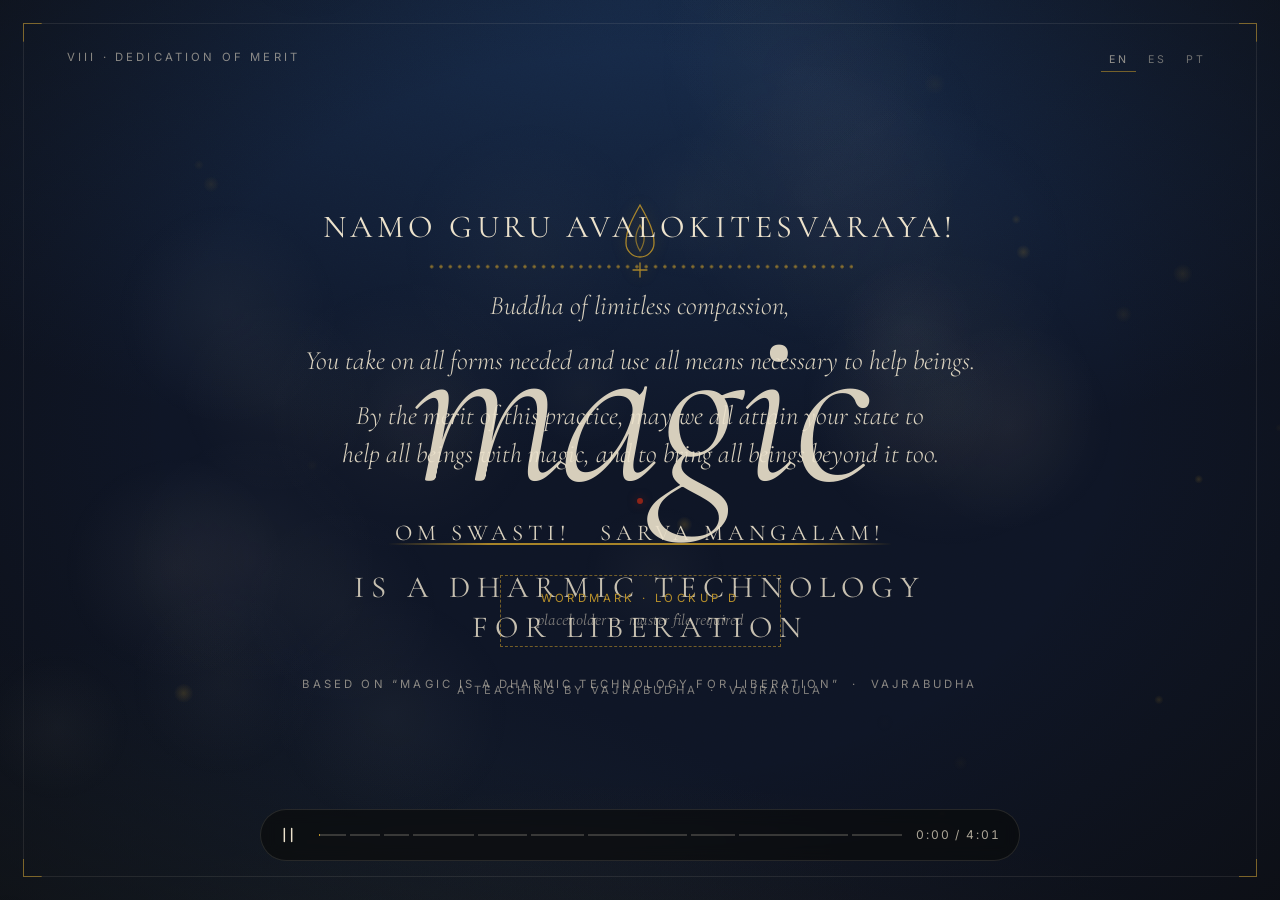
<file: animations/magic-dharmic-technology/index.html>
<!doctype html>
<html lang="en">
<head>
<meta charset="utf-8">
<meta name="viewport" content="width=device-width, initial-scale=1, viewport-fit=cover">
<title>Magic as Dharmic Technology — Vajrakula Motion</title>
<meta name="description" content="An animated companion to Vajrabudha's talk “Magic is a Dharmic Technology for Liberation”.">
<meta name="theme-color" content="#0E1525">
<script>
  /* Motion is on by default; static, fully composed page for reduced-motion, no-JS, or ?static */
  (function () {
    var reduce = window.matchMedia && matchMedia('(prefers-reduced-motion: reduce)').matches;
    var forceStatic = /[?&]static\b/.test(location.search);
    var forceMotion = /[?&]motion\b/.test(location.search);
    if ((!reduce || forceMotion) && !forceStatic) document.documentElement.classList.add('anim');
  })();
</script>
<link rel="preconnect" href="https://fonts.googleapis.com">
<link rel="preconnect" href="https://fonts.gstatic.com" crossorigin>
<link href="https://fonts.googleapis.com/css2?family=Cormorant+Garamond:ital,wght@0,300;0,400;0,500;1,300;1,400;1,500&family=Inter:wght@300;400;500&family=Spectral:ital,wght@0,300;0,400;0,500;1,300;1,400&display=swap" rel="stylesheet">
<link rel="stylesheet" href="style.css">
</head>
<body>

<main class="stage" id="stage" aria-label="Magic is a Dharmic Technology for Liberation — an animated companion to a talk by Vajrabudha">
  <div class="ground" aria-hidden="true"></div>
  <canvas id="smoke" aria-hidden="true"></canvas>
  <div class="frame" aria-hidden="true"></div>

  <!-- ───────────── 0 · TITLE ───────────── -->
  <section class="scene" id="s-title" data-chapter="Title">
    <div class="center">
      <svg class="mark flame" data-k="flame" viewBox="0 0 40 80" aria-hidden="true">
        <path d="M20 4 C29 20 34 30 34 42 A14 14 0 0 1 6 42 C6 30 11 20 20 4 Z"/>
        <path d="M20 24 C25 33 26 40 20 50 C14 40 15 33 20 24 Z" opacity=".75"/>
        <path d="M20 62 V76 M13 69 H27"/>
      </svg>
      <h1 class="display" data-k="magic">magic</h1>
      <i class="taper" data-k="taper"></i>
      <p class="lockup" data-k="sub"><span>is a</span> <span>dharmic</span> <span>technology</span> <span>for</span> <span>liberation</span></p>
      <p class="label credit" data-k="credit">A teaching by Vajrabudha &nbsp;·&nbsp; Vajrakula</p>
    </div>
  </section>

  <!-- ───────────── 1 · INVOCATION ───────────── -->
  <section class="scene" id="s-opening" data-chapter="Invocation">
    <header class="folio" data-k="folio">Opening · Invocation</header>
    <div class="center narrow">
      <h2 class="invocation" data-k="namo">Namo Guru Avalokitesvaraya!</h2>
      <i class="rosary" data-k="rosary"></i>
      <p class="verse" data-k="v1">Buddha of limitless compassion,</p>
      <p class="verse" data-k="v2">You take on all forms needed and use all means necessary to help beings.</p>
      <p class="verse" data-k="v3">Increase our wisdom and compassion so that we may also use all means, material and magical, to do so!</p>
    </div>
  </section>

  <!-- ───────────── 2 · THESIS ───────────── -->
  <section class="scene" id="s-thesis" data-chapter="Thesis">
    <header class="folio" data-k="folio">I · Thesis</header>
    <div class="center">
      <p class="label" data-k="label">My thesis</p>
      <h2 class="statement" data-k="statement">Buddhist magic is an application of <em>wisdom</em> and <em>compassion.</em></h2>
      <svg class="sunmoon" viewBox="0 0 640 250" role="img" aria-label="Two overlapping circles, wisdom and compassion">
        <defs><clipPath id="clipA"><circle cx="270" cy="105" r="95"/></clipPath></defs>
        <g data-k="sm-a"><circle cx="270" cy="105" r="95" class="ring"/></g>
        <g data-k="sm-b"><circle cx="370" cy="105" r="95" class="ring"/></g>
        <g clip-path="url(#clipA)" data-k="sm-lens"><circle cx="370" cy="105" r="95" class="lens"/></g>
        <circle data-k="sm-dot" cx="320" cy="105" r="3.5" class="gilt-fill"/>
        <text data-k="sm-la" x="222" y="236" text-anchor="middle" class="svg-cap">Wisdom</text>
        <text data-k="sm-lb" x="418" y="236" text-anchor="middle" class="svg-cap">Compassion</text>
      </svg>
    </div>
  </section>

  <!-- ───────────── 3 · DEFINITION ───────────── -->
  <section class="scene" id="s-definition" data-chapter="A working definition">
    <header class="folio" data-k="folio">II · A working definition</header>
    <div class="center wide left">
      <div class="labelstack" data-k="labels">
        <p class="label" data-k="l1">A working definition</p>
        <p class="label" data-k="l2">Through impermanence &amp; interdependence</p>
        <p class="label" data-k="l3">Through merit &amp; wisdom</p>
        <p class="label" data-k="l4">For the sake of beings</p>
      </div>
      <div class="ledger-wrap">
        <i class="vrule" data-k="vrule"></i>
        <ol class="ledger">
          <li data-k="r1">
            <b class="num">i.</b>
            <p class="clause">The ability to produce effects in the world through supernatural means.</p>
            <p class="side">This covers most of our bases — blessings, protections, banishings, divination.</p>
          </li>
          <li data-k="r2">
            <b class="num">ii.</b>
            <p class="clause">through the skilful arrangement of causes and conditions to produce outcomes,</p>
            <p class="side">Karma simply means “causes produce outcomes.”</p>
          </li>
          <li data-k="r3">
            <b class="num">iii.</b>
            <p class="clause">by the dedication of merit and wisdom</p>
            <p class="side">Merit — positive karma that leads to liberation. Wisdom — experiential understanding of emptiness.</p>
          </li>
          <li data-k="r4">
            <b class="num">iv.</b>
            <p class="clause">in order to <em>benefit beings.</em></p>
            <p class="side">&nbsp;</p>
          </li>
        </ol>
      </div>
    </div>
  </section>

  <!-- ───────────── 4 · SEALS · WEB OF CAUSES ───────────── -->
  <section class="scene" id="s-web" data-chapter="Causes &amp; conditions">
    <header class="folio" data-k="folio">III · Causes &amp; conditions</header>
    <div class="split">
      <div class="seals">
        <div class="labelstack small" data-k="labels">
          <p class="label" data-k="l1">The four dharma seals</p>
          <p class="label" data-k="l2">Impermanence &amp; interdependence</p>
        </div>
        <ol class="seal-list">
          <li data-k="seal1"><b>i.</b><span>All compounded things are impermanent.</span></li>
          <li data-k="seal2"><b>ii.</b><span>Everything influenced by ignorance creates suffering.</span></li>
          <li data-k="seal3"><b>iii.</b><span>All phenomena are without inherent existence.</span></li>
          <li data-k="seal4"><b>iv.</b><span>Nirvana is beyond extremes.</span></li>
        </ol>
      </div>
      <figure class="web">
        <svg id="web" viewBox="0 0 800 520" role="img" aria-label="A web of interconnected points; when one point is moved, the whole web re-arranges around it"></svg>
        <figcaption class="capstack">
          <p data-k="cap1">All things arise from causes and conditions.</p>
          <p data-k="cap2">By intervening in them, we produce different outcomes.</p>
          <p data-k="cap3">Magic is not outside interdependence — it works within it.</p>
        </figcaption>
      </figure>
    </div>
  </section>

  <!-- ───────────── 5 · SHOP OWNER ───────────── -->
  <section class="scene" id="s-shop" data-chapter="Two responses">
    <header class="folio" data-k="folio">IV · Helping and liberating beings</header>
    <div class="center">
      <div class="stack">
        <div class="panel" data-k="p1">
          <p class="label">You meet a shop owner</p>
          <blockquote class="quote">“My business is suffering!”</blockquote>
          <p class="verse">Which response is more compassionate?</p>
        </div>
        <div class="panel" data-k="p2">
          <div class="duo cards">
            <article class="card" data-k="cardA">
              <p class="label">One</p>
              <p class="body">You feel bad because you are attached to money. Let go of your attachment and your suffering will end.</p>
            </article>
            <article class="card" data-k="cardB">
              <p class="label">Two</p>
              <p class="body">Let me help you bring in business so you can remain financially afloat.</p>
            </article>
          </div>
          <p class="verse" data-k="note">By intervening in causes and conditions to alleviate his material suffering, we help him to practice diligently to alleviate ultimate suffering.</p>
        </div>
        <div class="panel" data-k="p3">
          <svg class="relult" viewBox="0 0 640 220" role="img" aria-label="Relative and ultimate liberation, joined by a thread of gilt">
            <g data-k="ru-a"><circle cx="150" cy="95" r="62" class="ring"/><circle cx="150" cy="95" r="3" class="gilt-fill"/></g>
            <g data-k="ru-b"><circle cx="490" cy="95" r="62" class="ring"/><circle cx="490" cy="95" r="3" class="gilt-fill"/></g>
            <line data-k="ru-thread" x1="214" y1="95" x2="426" y2="95" class="thread" pathLength="1"/>
            <g data-k="ru-dot"><circle cx="214" cy="95" r="5" class="gilt-fill"/></g>
            <text data-k="ru-la" x="150" y="206" text-anchor="middle" class="svg-cap">Relative liberation</text>
            <text data-k="ru-lb" x="490" y="206" text-anchor="middle" class="svg-cap">Ultimate liberation</text>
          </svg>
          <h2 class="statement small" data-k="ru-text">Magic functions as the interplay between relative and ultimate liberation.</h2>
        </div>
      </div>
    </div>
  </section>

  <!-- ───────────── 6 · THREE STREAMS ───────────── -->
  <section class="scene" id="s-streams" data-chapter="Three streams">
    <header class="folio" data-k="folio">V · Magic across the three streams</header>
    <div class="center wide">
      <nav class="tabs" data-k="tabs" aria-hidden="true">
        <span data-k="tab1">Theravāda</span><span data-k="tab2">Mahāyāna</span><span data-k="tab3">Vajrayāna</span>
      </nav>
      <div class="stack tall">

        <div class="panel" data-k="intro">
          <h2 class="statement" data-k="intro-h">How do the three streams of Buddhism employ magic to benefit beings?</h2>
          <p class="verse" data-k="intro-n">A non-exhaustive survey. Yes — there is magic in all of them!</p>
        </div>

        <div class="panel duo" data-k="thera">
          <figure class="fig guard">
            <svg viewBox="0 0 420 420" role="img" aria-label="A protective ring with four guardians at the cardinal points">
              <circle data-k="g-pulse" cx="210" cy="210" r="150" class="pulse"/>
              <circle data-k="g-ring1" cx="210" cy="210" r="84" class="ring dim" pathLength="1"/>
              <circle data-k="g-ring2" cx="210" cy="210" r="150" class="ring dashed"/>
              <g data-k="g-spokes" class="ring dim">
                <line x1="210" y1="210" x2="210" y2="58"/><line x1="210" y1="210" x2="362" y2="210"/>
                <line x1="210" y1="210" x2="210" y2="362"/><line x1="210" y1="210" x2="58" y2="210"/>
              </g>
              <circle data-k="g-n" cx="210" cy="58" r="9" class="node"/>
              <circle data-k="g-e" cx="362" cy="210" r="9" class="node"/>
              <circle data-k="g-s" cx="210" cy="362" r="9" class="node"/>
              <circle data-k="g-w" cx="58" cy="210" r="9" class="node"/>
              <circle data-k="g-c" cx="210" cy="210" r="6" class="gilt-fill"/>
            </svg>
          </figure>
          <div class="copy">
            <h3 data-k="t-h">Atanatiya Sutta</h3>
            <p class="body" data-k="t-b">A protection ritual that invokes the Four Great Kings — protectors of Buddhism and Buddhists — and their spirit armies. A directional protection, to help Buddhists quell disturbances so we can live and practice in peace.</p>
          </div>
        </div>

        <div class="panel duo" data-k="maha">
          <figure class="fig lotus">
            <svg viewBox="0 0 300 300" role="img" aria-label="An abstracted lotus">
              <g transform="translate(150 150)"><g data-k="lotus" class="ring">
                <ellipse cx="0" cy="-70" rx="26" ry="70"/>
                <ellipse cx="0" cy="-70" rx="26" ry="70" transform="rotate(45)"/>
                <ellipse cx="0" cy="-70" rx="26" ry="70" transform="rotate(90)"/>
                <ellipse cx="0" cy="-70" rx="26" ry="70" transform="rotate(135)"/>
                <ellipse cx="0" cy="-70" rx="26" ry="70" transform="rotate(180)"/>
                <ellipse cx="0" cy="-70" rx="26" ry="70" transform="rotate(225)"/>
                <ellipse cx="0" cy="-70" rx="26" ry="70" transform="rotate(270)"/>
                <ellipse cx="0" cy="-70" rx="26" ry="70" transform="rotate(315)"/>
                <circle r="8" class="gilt-fill"/>
              </g></g>
            </svg>
          </figure>
          <div class="copy">
            <h3 data-k="m-h">Cundi Dharani Sutra</h3>
            <p class="body" data-k="m-b">Dharani sutras rely on the blessings of the buddhas to produce benefits for practitioners. Cundi is a form of Avalokitesvara / Guanyin.</p>
            <p class="mantra" data-k="m-mantra"><span>namaḥ</span> <span>saptānāṁ</span> <span>samyak-saṁbuddha</span> <span>koṭināṁ</span> <span>|</span> <span>tad-yathā</span> <span>oṁ</span> <span>cale</span> <span>cule</span> <span>cundi</span> <span>svāhā</span> <span>||</span></p>
            <p class="verse" data-k="m-t">Out of compassion, Buddhist magic arises.</p>
          </div>
        </div>

        <div class="panel duo" data-k="vajra">
          <figure class="fig mandala">
            <svg viewBox="-90 10 700 510" role="img" aria-label="Three concentric rings — outer, inner, secret — with the four enlightened activities at the four sides">
              <circle data-k="v-r1" cx="260" cy="260" r="196" class="ring" pathLength="1"/>
              <circle data-k="v-r2" cx="260" cy="260" r="132" class="ring" pathLength="1"/>
              <circle data-k="v-r3" cx="260" cy="260" r="68" class="ring" pathLength="1"/>
              <circle data-k="v-c" cx="260" cy="260" r="4" class="gilt-fill"/>
              <text data-k="v-t1" x="399" y="121" class="svg-cap sm knock">Outer</text>
              <text data-k="v-t2" x="353" y="167" class="svg-cap sm knock">Inner</text>
              <text data-k="v-t3" x="307" y="213" class="svg-cap sm knock">Secret</text>
              <g data-k="v-a1"><circle cx="260" cy="64" r="5" class="node"/><text x="260" y="38" text-anchor="middle" class="svg-act knock">Pacifying</text></g>
              <g data-k="v-a2"><circle cx="456" cy="260" r="5" class="node"/><text x="478" y="270" text-anchor="start" class="svg-act knock">Increasing</text></g>
              <g data-k="v-a3"><circle cx="260" cy="456" r="5" class="node"/><text x="260" y="498" text-anchor="middle" class="svg-act knock">Magnetising</text></g>
              <g data-k="v-a4"><circle cx="64" cy="260" r="5" class="node"/><text x="42" y="270" text-anchor="end" class="svg-act knock">Destroying</text></g>
            </svg>
          </figure>
          <div class="copy">
            <h3 data-k="v-h">The four enlightened activities</h3>
            <p class="body" data-k="v-b">Each produces relative and ultimate benefit, and each manifests on the <em>outer</em> (material), <em>inner</em> (mental and emotional) and <em>secret</em> (wisdom) levels.</p>
            <p class="note" data-k="v-n">Destroying — destroy my ignorance so I might have merit and wisdom; grant me the resilience and power to face my challenges; get rid of external obstacles.</p>
            <p class="notice" data-k="v-warn"><span class="label">A note</span>Vajrayana is a strictly initiation-based tradition. These examples are illustrations, not recommendations to practice. Seek out a Vajrayana guru to discuss further.</p>
          </div>
        </div>

      </div>
    </div>
  </section>

  <!-- ───────────── 7 · OBJECTIONS ───────────── -->
  <section class="scene" id="s-objections" data-chapter="Objections">
    <header class="folio" data-k="folio">VI · Two common objections</header>
    <div class="center">
      <div class="stack">
        <div class="panel" data-k="o1">
          <p class="label" data-k="o1-l1">The objection</p>
          <blockquote class="quote" data-k="o1-q">“Magic is worldly, not Buddhist.”</blockquote>
          <p class="note" data-k="o1-g">Doing magic to improve your material conditions strengthens your attachments.</p>
          <i class="rosary" data-k="o1-r"></i>
          <p class="label" data-k="o1-l2">The response</p>
          <p class="reply" data-k="o1-a">The view of Buddhist magic is interdependence and compassion.</p>
        </div>
        <div class="panel" data-k="o2">
          <p class="label" data-k="o2-l1">The objection</p>
          <blockquote class="quote" data-k="o2-q">“Magic is just culture.”</blockquote>
          <p class="note" data-k="o2-g">“Real Buddhism” is a philosophy. Everything magical is a cultural add-on that does not exist in “Real Buddhism”.</p>
          <i class="rosary" data-k="o2-r"></i>
          <p class="label" data-k="o2-l2">The response</p>
          <p class="reply" data-k="o2-a">How else do the buddhas and their teachings arise if not through culture?</p>
        </div>
      </div>
    </div>
  </section>

  <!-- ───────────── 8 · GANAPATI ───────────── -->
  <section class="scene" id="s-ganapati" data-chapter="Ganapati">
    <header class="folio" data-k="folio">VII · Practical — the Ganapati Hridaya Dharani Sutra</header>
    <div class="center wide">
      <div class="stack tall">

        <div class="panel" data-k="g1">
          <p class="label" data-k="g1-l">Practical</p>
          <h2 class="statement" data-k="g1-h">The Ganapati Hridaya Dharani Sutra</h2>
          <i class="taper" data-k="g1-t"></i>
          <p class="body centered" data-k="g1-b">Ganapati is a liberated buddha who can grant both material and spiritual attainments — a form of Avalokitesvara who, out of compassion, specialises in clearing obstacles and increasing wealth, on both the material and spiritual level.</p>
        </div>

        <div class="panel" data-k="g2">
          <svg class="bgmark" viewBox="0 0 300 300" aria-hidden="true">
            <g transform="translate(150 150)"><g data-k="g2-lotus" class="ring">
              <ellipse cx="0" cy="-70" rx="26" ry="70"/><ellipse cx="0" cy="-70" rx="26" ry="70" transform="rotate(45)"/>
              <ellipse cx="0" cy="-70" rx="26" ry="70" transform="rotate(90)"/><ellipse cx="0" cy="-70" rx="26" ry="70" transform="rotate(135)"/>
              <ellipse cx="0" cy="-70" rx="26" ry="70" transform="rotate(180)"/><ellipse cx="0" cy="-70" rx="26" ry="70" transform="rotate(225)"/>
              <ellipse cx="0" cy="-70" rx="26" ry="70" transform="rotate(270)"/><ellipse cx="0" cy="-70" rx="26" ry="70" transform="rotate(315)"/>
            </g></g>
          </svg>
          <p class="label" data-k="g2-l">Bonus transmission</p>
          <!-- Devanagari / Tibetan line: not supplied — awaiting exact text from Fede (Latin transliteration only, as given in the talk) -->
          <p class="bigmantra" data-k="g2-m">
            <span class="line"><span class="wd"><span class="syl">OM</span></span> <span class="wd"><span class="syl">GAM</span></span></span>
            <span class="line"><span class="wd"><span class="syl">GA</span><span class="syl">NA</span><span class="syl">PA</span><span class="syl">TA</span><span class="syl">YE</span></span> <span class="wd"><span class="syl">SVA</span><span class="syl">HA</span></span></span>
          </p>
          <p class="verse" data-k="g2-n">Not part of the sutra — a separate mantra of Ganapati, to build your connection with him.</p>
        </div>

        <div class="panel" data-k="g3">
          <p class="label" data-k="g3-l">Magical functions</p>
          <div class="quad">
            <figure data-k="i1">
              <svg viewBox="0 0 120 120" class="icon" aria-hidden="true"><path d="M32 110 L80 22"/><path d="M68 34 C82 8 114 10 116 44 C102 40 92 50 90 70 C76 62 62 52 68 34 Z"/></svg>
              <figcaption><b>Axe</b><span>cutting down obstacles; road opening</span></figcaption>
            </figure>
            <figure data-k="i2">
              <svg viewBox="0 0 120 120" class="icon" aria-hidden="true"><path d="M22 72 H98 C98 94 80 106 60 106 C40 106 22 94 22 72 Z"/><path d="M46 110 H74"/><circle cx="42" cy="62" r="12"/><circle cx="78" cy="62" r="12"/><circle cx="60" cy="46" r="12"/></svg>
              <figcaption><b>Bowl of laddus</b><span>increasing abundance and enjoyment</span></figcaption>
            </figure>
            <figure data-k="i3">
              <svg viewBox="0 0 120 120" class="icon" aria-hidden="true">
                <ellipse cx="60" cy="52" rx="7" ry="26"/>
                <ellipse cx="60" cy="52" rx="7" ry="26" transform="rotate(-32 60 94)"/>
                <ellipse cx="60" cy="52" rx="7" ry="26" transform="rotate(32 60 94)"/>
                <ellipse cx="60" cy="58" rx="7" ry="20" transform="rotate(-62 60 94)"/>
                <ellipse cx="60" cy="58" rx="7" ry="20" transform="rotate(62 60 94)"/>
                <circle cx="60" cy="96" r="16"/><circle cx="60" cy="96" r="2.5" class="gilt-fill"/>
              </svg>
              <figcaption><b>Open palm</b><span>dispensing blessings</span></figcaption>
            </figure>
            <figure data-k="i4">
              <svg viewBox="0 0 120 120" class="icon" aria-hidden="true"><path d="M45 72 C32 63 28 44 39 31 C50 18 72 18 82 31 C92 44 88 63 75 72"/><rect x="51" y="68" width="18" height="13" rx="4"/><path d="M54 81 C50 93 40 99 33 110"/><path d="M66 81 C70 93 80 99 87 110"/></svg>
              <figcaption><b>Noose</b><span>binding obstacles</span></figcaption>
            </figure>
          </div>
          <p class="verse" data-k="g3-t">And above all, as the sutra states — attaining the mind of awakening.</p>
        </div>

        <div class="panel duo" data-k="g4">
          <div class="copy">
            <p class="label" data-k="g4-l">How to work the sutra</p>
            <ol class="steps">
              <li data-k="st1"><b>i.</b>Take refuge in Ganapati and the Triple Gem</li>
              <li data-k="st2"><b>ii.</b>Set your intention — to help beings</li>
              <li data-k="st3"><b>iii.</b>Recite the sutra</li>
              <li data-k="st4"><b>iv.</b>Within the frame of the sutra, recite the dharani seven times</li>
              <li data-k="st5"><b>v.</b>Make your wish</li>
              <li data-k="st6"><b>vi.</b>Stomp your foot thrice</li>
            </ol>
          </div>
          <figure class="fig ritual">
            <svg viewBox="0 0 520 420" role="img" aria-label="Seven beads, a wish, and three ripples">
              <g id="beads"></g>
              <circle data-k="wish" cx="260" cy="200" r="7" class="gilt-fill"/>
              <ellipse data-k="rip1" cx="260" cy="330" rx="200" ry="44" class="ring ripple"/>
              <ellipse data-k="rip2" cx="260" cy="330" rx="200" ry="44" class="ring ripple"/>
              <ellipse data-k="rip3" cx="260" cy="330" rx="200" ry="44" class="ring ripple"/>
            </svg>
          </figure>
        </div>

      </div>
    </div>
  </section>

  <!-- ───────────── 9 · DEDICATION ───────────── -->
  <section class="scene" id="s-dedication" data-chapter="Dedication">
    <header class="folio" data-k="folio">VIII · Dedication of merit</header>
    <div class="center narrow">
      <h2 class="invocation" data-k="namo">Namo Guru Avalokitesvaraya!</h2>
      <i class="rosary" data-k="rosary"></i>
      <p class="verse" data-k="v1">Buddha of limitless compassion,</p>
      <p class="verse" data-k="v2">You take on all forms needed and use all means necessary to help beings.</p>
      <p class="verse" data-k="v3">By the merit of this practice, may we all attain your state to help all beings with magic, and to bring all beings beyond it too.</p>
      <div class="swasti" data-k="swasti">
        <i class="cdot"></i>
        <p class="lockup small">Om swasti! &nbsp; Sarva mangalam!</p>
      </div>
      <div class="wm-placeholder" data-k="wm" role="img" aria-label="Placeholder for the Vajrakula wordmark, lockup D">
        <span>Wordmark · Lockup D</span><span>placeholder — master file required</span>
      </div>
      <p class="label credit" data-k="credit">Based on “Magic is a Dharmic Technology for Liberation” &nbsp;·&nbsp; Vajrabudha</p>
    </div>
  </section>

</main>

<nav class="langbar" id="langbar" aria-label="Language">
  <button type="button" data-l="en" lang="en">EN</button><button type="button" data-l="es" lang="es">ES</button><button type="button" data-l="pt" lang="pt">PT</button>
</nav>

<!-- Transport (hidden in ?embed / ?render) -->
<nav class="controls" id="controls" aria-label="Playback">
  <button class="btn" id="btn-play" type="button" aria-label="Play / pause"><svg viewBox="0 0 24 24" aria-hidden="true"><path class="i-pause" d="M8 5v14M16 5v14"/><path class="i-play" d="M8 5l11 7-11 7z"/><path class="i-replay" d="M5 12a7 7 0 1 0 2.2-5.1M5 4v4h4"/></svg></button>
  <div class="bar" id="bar" role="group" aria-label="Chapters"></div>
  <output class="time" id="time">0:00</output>
</nav>

<noscript><p class="ns">This piece is best seen with JavaScript enabled; the full text is below in static form.</p></noscript>
<script src="i18n.js"></script>
<script src="script.js"></script>
</body>
</html>
</file>
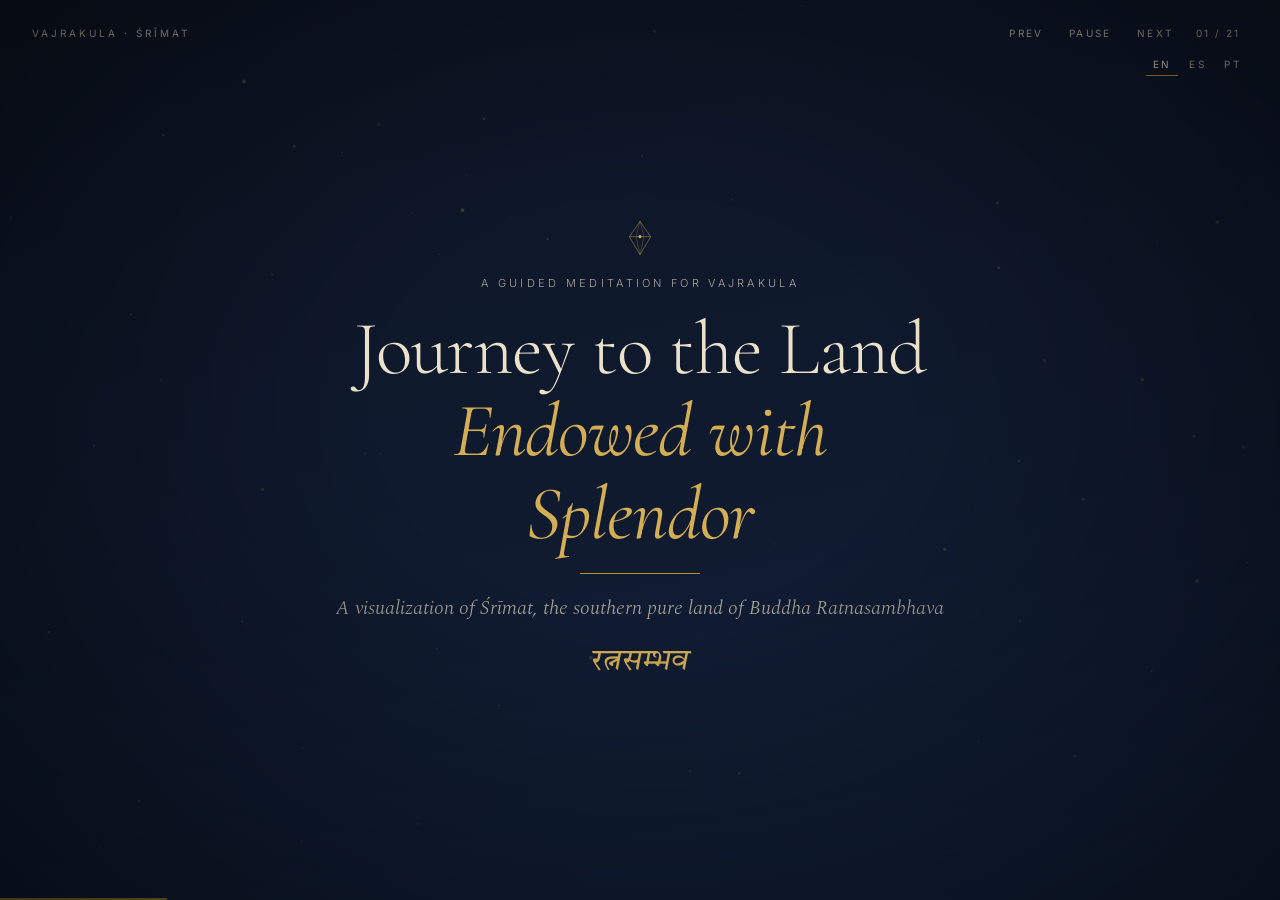
<file: animations/srimat-journey/index.html>
<!DOCTYPE html>
<html lang="en">
<head>
<meta charset="utf-8">
<meta name="viewport" content="width=device-width, initial-scale=1">
<title>Journey to the Land Endowed with Splendor · Animation</title>
<meta name="theme-color" content="#0E1525">
<link rel="preconnect" href="https://fonts.googleapis.com">
<link rel="stylesheet" href="https://fonts.googleapis.com/css2?family=Cormorant+Garamond:ital,wght@0,300;0,400;0,500;1,300;1,400&family=Spectral:ital,wght@0,300;0,400;1,300&family=Inter:wght@300;400;500&family=Tiro+Devanagari+Sanskrit:ital@0;1&display=swap">
<style>
/* ───────── Tokens (Vajrakula Brand Book) ───────── */
:root{
  --midnight:#0E1525; --lapis:#1D3A64; --bone:#ECE2CC; --jade:#3D524A;
  --cinnabar:#8E2418; --gilt:#B8902A; --sumi:#0A0908;
  --gilt-soft:#D4AE55; --bone-dim:rgba(236,226,204,.7); --rule:rgba(184,144,42,.35);
  --ease:cubic-bezier(.22,.61,.36,1);
  --f-display:"Cormorant Garamond","Cormorant",Georgia,serif;
  --f-body:"Spectral",Georgia,serif;
  --f-sans:"Inter",system-ui,sans-serif;
  --f-sanskrit:"Tiro Devanagari Sanskrit","Noto Serif Devanagari",serif;
}
*{box-sizing:border-box}
html,body{margin:0;height:100%;background:var(--midnight);color:var(--bone);overflow:hidden}
#stage{position:fixed;inset:0;background:linear-gradient(170deg,var(--midnight) 0%,#101b30 60%,var(--lapis) 220%);overflow:hidden}
#grain{position:absolute;inset:0;pointer-events:none;background:radial-gradient(ellipse at 50% 45%,transparent 30%,rgba(0,0,0,.55) 100%);z-index:30}
canvas#motes{position:absolute;inset:0;width:100%;height:100%;z-index:2}
.layer{position:absolute;inset:0;opacity:0;transition:opacity 1.6s var(--ease);pointer-events:none}

/* ───────── Keyframes (slow, breathing; no bounce) ───────── */
@keyframes rise{from{opacity:0;transform:translateY(12px)}to{opacity:1;transform:none}}
@keyframes fadeIn{from{opacity:0}to{opacity:1}}
@keyframes draw{from{transform:scaleX(0)}to{transform:scaleX(1)}}
@keyframes sweep{from{transform:scaleX(0)}to{transform:scaleX(1)}}
@keyframes cloudMove{from{transform:translate(0,-80px);opacity:0}12%{opacity:1}30%{transform:translate(0,0)}to{transform:translate(335px,0);opacity:.0}}
@keyframes dim{from{opacity:1}to{opacity:.12}}
@keyframes settle{from{opacity:1}to{opacity:.0}}
@keyframes doorGlow{from{opacity:0;transform:scale(1)}40%{opacity:1}to{opacity:1;transform:scale(2.4)}}
@keyframes orbIn{from{opacity:0;transform:scale(.2)}to{opacity:1;transform:scale(1)}}
@keyframes orbUp{from{opacity:1;transform:translateY(0) scale(1)}75%{opacity:1}to{opacity:0;transform:translateY(-38vh) scale(.5)}}
@keyframes orbDown{from{opacity:.95;transform:translateY(-38vh) scale(.5)}70%{opacity:1}to{opacity:0;transform:translateY(0) scale(1)}}
@keyframes ring{0%{transform:scale(.7)}50%{transform:scale(1)}100%{transform:scale(.7)}}
@keyframes ph{0%{opacity:0}12%,88%{opacity:1}100%{opacity:0}}
@keyframes glowL{0%{opacity:.15}4%,33%{opacity:1}37%,66%{opacity:.15}70%,100%{opacity:1}}
@keyframes glowR{0%,33%{opacity:.15}37%,66%{opacity:1}70%,100%{opacity:1}}
@keyframes breathe{0%,100%{opacity:.55}50%{opacity:1}}
@keyframes flicker{0%,100%{opacity:.9}35%{opacity:1}60%{opacity:.8}}
@keyframes ripple{from{transform:scale(.4);opacity:.7}to{transform:scale(1.5);opacity:0}}
@keyframes twinkle{0%,100%{opacity:.2}50%{opacity:.8}}
@keyframes dashIn{from{stroke-dashoffset:1}to{stroke-dashoffset:0}}
@keyframes afterimg{0%{opacity:0}40%{opacity:.8}100%{opacity:0}}
@keyframes petClose{from{transform:rotate(var(--r))}to{transform:rotate(calc(var(--r) * .15))}}

/* ───────── Centre text blocks ───────── */
.blk{position:absolute;inset:0;display:flex;flex-direction:column;align-items:center;justify-content:center;text-align:center;padding:0 7vw;gap:18px;opacity:0;transition:opacity 1.4s var(--ease);pointer-events:none;z-index:5}
.blk.on{opacity:1}
.blk .rise{opacity:0}
.blk.on .rise{animation:rise 1.8s var(--ease) var(--d,0s) both}
.rule{width:120px;height:1px;background:var(--gilt);transform-origin:left;transform:scaleX(0)}
.blk.on .rule{animation:draw 2.4s var(--ease) var(--d,0s) forwards}
.lab{font-family:var(--f-sans);font-weight:300;font-size:11px;letter-spacing:.3em;text-transform:uppercase;color:var(--bone-dim)}
h1{font-family:var(--f-display);font-weight:300;font-size:clamp(34px,8.5vw,76px);line-height:1.08;letter-spacing:-.01em;margin:0;max-width:14ch}
h1 em{font-style:italic;font-weight:400;color:var(--gilt-soft)}
.sub{font-family:var(--f-body);font-style:italic;font-weight:300;font-size:clamp(15px,2.4vw,20px);color:var(--bone-dim);line-height:1.6;max-width:36em}
.sub.small{font-size:clamp(13px,1.7vw,15px);font-style:normal;max-width:44em}
.deva{font-family:var(--f-sanskrit);font-style:italic;font-size:clamp(22px,3.6vw,30px);color:var(--gilt-soft)}
.line{font-family:var(--f-display);font-weight:400;font-size:clamp(24px,4.6vw,42px);line-height:1.25;margin:0}
.line em{font-style:italic;color:var(--gilt-soft)}
.rosary{display:flex;gap:12px}
.rosary i{width:5px;height:5px;border-radius:50%;background:var(--gilt);opacity:0}
.blk.on .rosary i{animation:fadeIn 1.2s var(--ease) calc(var(--d,0s) + var(--k)*.22s) forwards}
.placeholder{border:1px dashed var(--gilt);padding:10px 18px;font-family:var(--f-sans);font-size:10px;letter-spacing:.26em;text-transform:uppercase;color:var(--bone-dim)}
.cdot{display:block;width:6px;height:6px;border-radius:50%;background:var(--cinnabar)}

/* ───────── Breath ───────── */
#breath{display:flex;align-items:center;justify-content:center}
.s-breath #breath{opacity:1}
#breath svg{width:min(70vw,420px);height:auto;margin-top:-8vh}
.s-breath #ringg{transform-origin:200px 130px;animation:ring 4s ease-in-out 3 both}
.s-breath #dotL{animation:glowL 12s linear both}
.s-breath #dotR{animation:glowR 12s linear both}
#breath .ph{opacity:0;font-family:var(--f-sans);font-size:11px;letter-spacing:.3em;text-transform:uppercase;fill:var(--gilt-soft)}
.s-breath #p1{animation:ph 4s ease both}
.s-breath #p2{animation:ph 4s ease 4s both}
.s-breath #p3{animation:ph 4s ease 8s both}

/* ───────── Body / amber cloud ───────── */
#bodyL{display:flex;align-items:center;justify-content:center}
.s-amber #bodyL,.s-door #bodyL,.s-ret #bodyL{opacity:1}
#bodyL svg{width:min(92vw,760px);height:auto;margin-top:-10vh;overflow:visible}
#fill{transform-box:fill-box;transform-origin:left;transform:scaleX(0)}
.s-amber #fill{animation:sweep 9s ease-in-out 3.5s both}
.s-door #fill{transform:scaleX(1);animation:dim 4s ease 5s both}
.s-ret #fill{animation:sweep 8s ease-in-out 4s both, settle 3s ease 12.5s forwards}
#cloud{opacity:0}
.s-amber #cloud{animation:cloudMove 9.5s ease-in-out 1s both}
.s-ret #cloud{animation:cloudMove 8.5s ease-in-out 3s both}
#door{opacity:0;transform-box:fill-box;transform-origin:center bottom}
.s-door #door{animation:doorGlow 5s var(--ease) 0.8s both}
.s-ret #door{animation:fadeIn 3s ease 1s both}
#orb{position:absolute;left:50%;top:44%;width:96px;height:96px;margin:-48px 0 0 -48px;border-radius:50%;opacity:0;z-index:6;
  background:radial-gradient(circle,#F3D58A 0%,rgba(212,174,85,.75) 28%,rgba(184,144,42,0) 70%)}
.s-door #orb{animation:orbIn 3s var(--ease) 5s both}
.s-ascent #orb{animation:orbUp 9s var(--ease) both}
.s-ret #orb{animation:orbDown 4s var(--ease) both}

/* ───────── Land of Śrīmat ─────────
   s-<id> = the scene now playing; r-<id> = scenes reached so far.
   A thing that is revealed during scene X animates under .s-X and stays under .r-<next scene>. */
#land{opacity:0}
#land.on{opacity:1}
#land svg{position:absolute;inset:0;width:100%;height:100%}
@media (max-aspect-ratio:1/1){#land svg{bottom:auto;height:60%;overflow:visible}}
#world{transition:opacity 3s var(--ease)}
.s-abide #world{opacity:.14}

#stars{opacity:0;transition:opacity 4s var(--ease)}
.s-ascent #stars{opacity:1}
#stars circle{animation:twinkle 6s ease-in-out infinite}

#sun{opacity:0;transform:translateY(-18px);transition:opacity 3s var(--ease),transform 5s var(--ease)}
.r-sun #sun{opacity:1;transform:none}
.r-gold #sun{opacity:.6}
.r-throne #sun{opacity:.06}
#after{opacity:0}
.s-sun #after{animation:afterimg 7s ease 6s both}

#earth,#gold,#sunref,#cols{opacity:0}
.s-gold #earth{animation:fadeIn 3s ease .3s forwards}
.s-gold #gold{animation:fadeIn 5s ease 4.5s forwards}
.s-gold #sunref{animation:fadeIn 4s ease 8s forwards}
.s-gold #cols{animation:fadeIn 3s ease 9s forwards}
.r-arrival #earth{opacity:1}
.r-arrival #gold{opacity:1}
.r-arrival #sunref{opacity:.9}
.r-throne #sunref{opacity:.35}
.r-arrival #cols{opacity:.6}
#grid path{stroke-dasharray:1;stroke-dashoffset:1}
.s-gold #grid path{animation:dashIn 5s var(--ease) 10s forwards}
.r-arrival #grid path{stroke-dashoffset:0}
.r-throne #grid{opacity:.4}

#pavil{opacity:0}
.s-waters #pavil{animation:fadeIn 4s ease 5s forwards}
.r-pride #pavil{opacity:.9}
.r-throne #pavil{opacity:.3}

#trees,#pond{opacity:0;transform:translateY(10px);transition:opacity 3s var(--ease) 1s,transform 4s var(--ease) 1s}
#pond{transition-delay:1.5s}
.r-trees #trees{opacity:1;transform:none}
.r-waters #pond{opacity:1;transform:none}
.r-throne #trees{opacity:.3}
.r-throne #pond{opacity:0}
.ripple{transform-box:fill-box;transform-origin:center;opacity:0}
.s-waters .ripple{animation:ripple 5s ease-out infinite}

#equal circle{opacity:0}
.s-pride #equal circle{animation:fadeIn 1.4s var(--ease) calc(1s + var(--k) * .45s) forwards}
#eqline{stroke-dasharray:1;stroke-dashoffset:1}
.s-pride #eqline{animation:dashIn 6s var(--ease) .6s forwards}
.s-throne #equal circle,.s-throne #eqline{stroke-dashoffset:0;animation:fadeOut 2.5s ease both}
@keyframes fadeOut{from{opacity:.9}to{opacity:0}}

#horses,#dais,#lotus,#canopy{opacity:0}
.s-throne #horses{animation:fadeIn 3s ease .6s forwards}
.s-throne #dais{animation:fadeIn 3s ease 3.8s forwards}
.s-throne #lotus{animation:fadeIn 3.5s ease 6.8s forwards}
.s-throne #canopy{animation:fadeIn 3.5s ease 10s forwards}
.r-presence #horses,.r-presence #dais,.r-presence #lotus,.r-presence #canopy{opacity:1}

#halo,#attend,#jewel,#giving,#mama,#attlabels{opacity:0;transition:opacity 4s var(--ease) 1s}
#jewel,#giving{transition-delay:5s}
.r-presence #halo,.r-presence #attend,.r-presence #jewel,.r-presence #giving{opacity:1}
.r-mamaki #mama{opacity:1}
.r-attend #attlabels{opacity:1}
#core{animation:flicker 5s ease-in-out infinite}
.rings circle{transform-box:fill-box;transform-origin:center;animation:breathe 7s ease-in-out infinite}
.rings circle:nth-child(2){animation-delay:1.4s}.rings circle:nth-child(3){animation-delay:2.8s}.rings circle:nth-child(4){animation-delay:4.2s}
.nm{font-family:var(--f-sans);font-size:7px;letter-spacing:.3em;text-transform:uppercase;fill:#D4AE55}

#rays{transition:opacity 3s var(--ease)}
#rays line{stroke-dasharray:1;stroke-dashoffset:1}
.s-light #rays line{animation:dashIn 6s var(--ease) calc(.4s + var(--k) * .12s) forwards}
.r-attend #rays line{stroke-dashoffset:0}
.r-attend #rays{opacity:.2}

#self{opacity:0}
.s-abide #self{animation:fadeIn 3s ease .8s forwards}
.pet{transform-box:fill-box;transform-origin:50% 100%;transform:rotate(var(--r))}
.s-abide .pet{animation:petClose 9s var(--ease) 3s both}
#selfglow{animation:breathe 6s ease-in-out infinite}

/* ───────── Caption ───────── */
#cap{position:absolute;left:0;right:0;bottom:0;z-index:10;padding:90px 7vw 44px;display:flex;flex-direction:column;align-items:center;text-align:center;gap:10px;background:linear-gradient(to top,rgba(14,21,37,.94) 30%,rgba(14,21,37,0));pointer-events:none}
#cap.hide{display:none}
#cap > *{opacity:0}
#cap.go > *{animation:rise 1.8s var(--ease) both}
#cap.go .ti{animation-delay:.25s}#cap.go .tx{animation-delay:.6s}#cap.go .qt{animation-delay:1.1s}
#cap .st{font-family:var(--f-sans);font-weight:300;font-size:11px;letter-spacing:.3em;text-transform:uppercase;color:var(--gilt-soft)}
#cap .ti{font-family:var(--f-display);font-weight:400;font-size:clamp(26px,4.2vw,38px);line-height:1.15;margin:0}
#cap .tx{font-family:var(--f-body);font-weight:300;font-size:clamp(14px,1.5vw,16px);line-height:1.65;color:var(--bone);max-width:72ch;margin:0}
#cap .qt{font-family:var(--f-display);font-style:italic;font-size:clamp(16px,2.1vw,20px);color:var(--gilt-soft);max-width:58ch;margin:6px 0 0}

/* ───────── Chrome ───────── */
#top{position:absolute;top:0;left:0;right:0;z-index:20;display:flex;justify-content:space-between;align-items:center;padding:18px clamp(16px,4vw,32px)}
#top .folio{font-family:var(--f-sans);font-size:10px;letter-spacing:.3em;text-transform:uppercase;color:var(--bone-dim)}
#ctl{display:flex;gap:4px;align-items:center}
#ctl button{background:none;border:1px solid transparent;color:var(--bone-dim);font-family:var(--f-sans);font-size:10px;letter-spacing:.22em;text-transform:uppercase;padding:8px 10px;cursor:pointer;transition:color .3s,border-color .3s}
#ctl button:hover,#ctl button:focus-visible{color:var(--gilt-soft);border-color:var(--rule);outline:none}
#count{font-family:var(--f-sans);font-size:10px;letter-spacing:.2em;color:var(--bone-dim);padding:0 8px}
#bar{position:absolute;left:0;bottom:0;height:2px;width:0;background:var(--gilt);z-index:25;opacity:.8}
.paused *{animation-play-state:paused!important}

/* ───────── Language switcher (en · es · pt) ───────── */
#lang{position:fixed;top:52px;right:clamp(16px,4vw,32px);z-index:40;display:flex;gap:4px;opacity:.6;transition:opacity .6s var(--ease)}
#lang:hover,#lang:focus-within{opacity:1}
#lang button{font-family:var(--f-sans);font-size:10px;letter-spacing:.24em;text-transform:uppercase;color:var(--bone-dim);background:none;border:0;border-bottom:1px solid transparent;padding:6px 7px 5px;cursor:pointer}
#lang button:hover{color:var(--bone)}
#lang button[aria-current="true"]{color:var(--bone);border-bottom-color:var(--gilt)}
#lang button:focus-visible{outline:1px solid var(--gilt);outline-offset:2px}
html.rm #lang{top:16px}
#count{white-space:nowrap}
@media (max-width:520px){#top .folio{display:none}#top{justify-content:flex-end}}

/* ───────── Reduced motion: static, fully composed ───────── */
#static{display:none}
html.rm,html.rm body{overflow:auto}
html.rm #stage{display:none}
html.rm #static{display:block;max-width:640px;margin:0 auto;padding:64px 24px 96px}
#static h1{max-width:none;margin-bottom:12px}
#static section{padding:28px 0;border-bottom:1px solid var(--rule)}
#static .st{font-family:var(--f-sans);font-size:11px;letter-spacing:.28em;text-transform:uppercase;color:var(--gilt-soft);margin-bottom:8px}
#static h2{font-family:var(--f-display);font-weight:400;font-size:28px;margin:0 0 10px}
#static p{font-family:var(--f-body);font-weight:300;line-height:1.75;margin:0}
</style>
</head>
<body>

<div id="stage">
  <canvas id="motes"></canvas>

  <!-- Land: sky, sun, earth→gold, trees, waters, throne, presence -->
  <div id="land" class="layer">
    <svg viewBox="0 0 800 450" preserveAspectRatio="xMidYMin slice" aria-hidden="true">
      <defs>
        <linearGradient id="sky" x1="0" y1="0" x2="0" y2="1"><stop offset="0" stop-color="#0E1525"/><stop offset=".6" stop-color="#1D3A64" stop-opacity=".75"/><stop offset="1" stop-color="#8a6a2c" stop-opacity=".6"/></linearGradient>
        <radialGradient id="sunG"><stop offset="0" stop-color="#F3D58A"/><stop offset=".55" stop-color="#D4AE55"/><stop offset="1" stop-color="#B8902A"/></radialGradient>
        <radialGradient id="glow"><stop offset="0" stop-color="#D4AE55" stop-opacity=".55"/><stop offset="1" stop-color="#D4AE55" stop-opacity="0"/></radialGradient>
        <linearGradient id="goldG" gradientUnits="userSpaceOnUse" x1="0" y1="215" x2="0" y2="450"><stop offset="0" stop-color="#D4AE55" stop-opacity=".6"/><stop offset=".12" stop-color="#A67F2A" stop-opacity=".42"/><stop offset=".38" stop-color="#3a2d12" stop-opacity=".5"/><stop offset="1" stop-color="#0B111F" stop-opacity="0"/></linearGradient>
        <linearGradient id="earthG" gradientUnits="userSpaceOnUse" x1="0" y1="215" x2="0" y2="450"><stop offset="0" stop-color="#3f3222"/><stop offset="1" stop-color="#0B111F"/></linearGradient>
        <filter id="blur"><feGaussianBlur stdDeviation="6"/></filter>
        <ellipse id="pt" cx="0" cy="-20" rx="11" ry="22"/>
        <g id="hall" fill="#D4AE55" fill-opacity=".08" stroke="#D4AE55" stroke-opacity=".6" stroke-width=".8">
          <path d="M-14 0 V-20 H14 V0 Z"/><path d="M-19 -20 Q0 -34 19 -20 Z"/><path d="M-10 -20 V-30 H10 V-20"/><path d="M-14 -30 Q0 -42 14 -30 Z"/><path d="M0 -42 V-52"/>
        </g>
      </defs>

      <g id="world" transform="translate(56 4) scale(.86)">
        <rect x="-400" y="-120" width="1600" height="335" fill="url(#sky)"/>
        <g id="stars" fill="#ECE2CC">
          <circle cx="90" cy="60" r="1.1" style="animation-delay:0s"/><circle cx="210" cy="110" r="1" style="animation-delay:1.2s"/><circle cx="330" cy="40" r="1.2" style="animation-delay:2.1s"/>
          <circle cx="520" cy="70" r="1" style="animation-delay:.6s"/><circle cx="640" cy="130" r="1.2" style="animation-delay:3s"/><circle cx="730" cy="50" r="1" style="animation-delay:1.8s"/>
          <circle cx="440" cy="120" r=".9" style="animation-delay:2.6s"/><circle cx="150" cy="170" r=".9" style="animation-delay:.9s"/><circle cx="690" cy="170" r=".9" style="animation-delay:3.4s"/>
        </g>

        <!-- midday sun at the zenith: no shadow -->
        <g id="sun">
          <circle cx="400" cy="72" r="110" fill="url(#glow)"/>
          <circle cx="400" cy="72" r="30" fill="url(#sunG)"/>
        </g>
        <circle id="after" cx="400" cy="72" r="40" fill="none" stroke="#D4AE55" stroke-opacity=".5" stroke-width=".6"/>

        <!-- ground: primordial earth → refined gold -->
        <rect id="base" x="-400" y="215" width="1600" height="700" fill="#0B111F"/>
        <rect id="earth" x="-400" y="215" width="1600" height="700" fill="url(#earthG)"/>
        <rect id="gold" x="-400" y="215" width="1600" height="700" fill="url(#goldG)"/>
        <line x1="-400" y1="215" x2="1200" y2="215" stroke="#D4AE55" stroke-opacity=".5" stroke-width=".6"/>
        <ellipse id="sunref" cx="400" cy="240" rx="60" ry="10" fill="url(#glow)"/>
        <g id="cols" stroke="#D4AE55" stroke-opacity=".4" stroke-width=".6">
          <line x1="210" y1="225" x2="210" y2="345"/><line x1="270" y1="222" x2="270" y2="330"/><line x1="330" y1="220" x2="330" y2="320"/>
          <line x1="470" y1="220" x2="470" y2="320"/><line x1="530" y1="222" x2="530" y2="330"/><line x1="590" y1="225" x2="590" y2="345"/>
        </g>
        <g id="grid" stroke="#D4AE55" stroke-opacity=".5" stroke-width=".6" fill="none">
          <path pathLength="1" d="M400 215 L-350 450"/><path pathLength="1" d="M400 215 L-150 450"/><path pathLength="1" d="M400 215 L50 450"/><path pathLength="1" d="M400 215 L200 450"/>
          <path pathLength="1" d="M400 215 L300 450"/><path pathLength="1" d="M400 215 L400 450"/><path pathLength="1" d="M400 215 L500 450"/><path pathLength="1" d="M400 215 L600 450"/>
          <path pathLength="1" d="M400 215 L750 450"/><path pathLength="1" d="M400 215 L950 450"/><path pathLength="1" d="M400 215 L1150 450"/>
          <path pathLength="1" d="M-400 228 H1200"/><path pathLength="1" d="M-400 246 H1200"/><path pathLength="1" d="M-400 272 H1200"/><path pathLength="1" d="M-400 312 H1200"/><path pathLength="1" d="M-400 372 H1200"/>
        </g>

        <!-- halls, towers and palaces of the seven jewels -->
        <g id="pavil">
          <use href="#hall" transform="translate(62 215) scale(1.15)"/>
          <use href="#hall" transform="translate(152 215) scale(.8)"/>
          <use href="#hall" transform="translate(648 215) scale(.8)"/>
          <use href="#hall" transform="translate(738 215) scale(1.15)"/>
        </g>

        <!-- wish-granting trees -->
        <g id="trees">
          <g fill="url(#glow)"><circle cx="95" cy="150" r="64"/><circle cx="705" cy="150" r="64"/><circle cx="190" cy="165" r="46"/><circle cx="610" cy="165" r="46"/></g>
          <g stroke="#D4AE55" stroke-opacity=".6" stroke-width="1.2">
            <line x1="95" y1="300" x2="95" y2="185"/><line x1="190" y1="268" x2="190" y2="200"/><line x1="275" y1="245" x2="275" y2="206"/>
            <line x1="525" y1="245" x2="525" y2="206"/><line x1="610" y1="268" x2="610" y2="200"/><line x1="705" y1="300" x2="705" y2="185"/>
          </g>
          <g fill-opacity=".55">
            <circle cx="95" cy="165" r="22" fill="#5b9d92"/><circle cx="77" cy="183" r="14" fill="#3b6aa8"/><circle cx="113" cy="183" r="14" fill="#a8453a"/><circle cx="95" cy="196" r="10" fill="#D4AE55"/>
            <circle cx="190" cy="190" r="17" fill="#3b6aa8"/><circle cx="176" cy="204" r="10" fill="#5b9d92"/><circle cx="204" cy="204" r="10" fill="#D4AE55"/>
            <circle cx="275" cy="200" r="10" fill="#D4AE55"/><circle cx="265" cy="211" r="6" fill="#a8453a"/><circle cx="285" cy="211" r="6" fill="#5b9d92"/>
            <circle cx="525" cy="200" r="10" fill="#5b9d92"/><circle cx="515" cy="211" r="6" fill="#D4AE55"/><circle cx="535" cy="211" r="6" fill="#3b6aa8"/>
            <circle cx="610" cy="190" r="17" fill="#a8453a"/><circle cx="596" cy="204" r="10" fill="#D4AE55"/><circle cx="624" cy="204" r="10" fill="#5b9d92"/>
            <circle cx="705" cy="165" r="22" fill="#3b6aa8"/><circle cx="687" cy="183" r="14" fill="#5b9d92"/><circle cx="723" cy="183" r="14" fill="#D4AE55"/><circle cx="705" cy="196" r="10" fill="#a8453a"/>
          </g>
        </g>

        <!-- eight-branch pond, jewel at its centre, lotuses -->
        <g id="pond" transform="translate(0 -9)">
          <ellipse cx="400" cy="300" rx="190" ry="24" fill="#1D3A64" fill-opacity=".7" stroke="#D4AE55" stroke-opacity=".55" stroke-width=".8"/>
          <g stroke="#D4AE55" stroke-opacity=".5" stroke-width=".7" fill="none">
            <path d="M400 300 L580 300"/><path d="M400 300 L527 316"/><path d="M400 300 L400 322"/><path d="M400 300 L273 316"/>
            <path d="M400 300 L220 300"/><path d="M400 300 L273 284"/><path d="M400 300 L400 278"/><path d="M400 300 L527 284"/>
          </g>
          <g stroke="#ECE2CC" stroke-opacity=".5" fill="none" stroke-width=".7">
            <ellipse class="ripple" cx="400" cy="300" rx="120" ry="14"/>
            <ellipse class="ripple" cx="400" cy="300" rx="120" ry="14" style="animation-delay:2.5s"/>
          </g>
          <path d="M400 291 l6 9 -6 9 -6 -9 Z" fill="#F3D58A" fill-opacity=".9" stroke="#D4AE55" stroke-width=".6"/>
          <g stroke="#0E1525" stroke-width=".5">
            <g fill="#D98A2B"><ellipse cx="335" cy="306" rx="9" ry="5"/><ellipse cx="335" cy="302" rx="4" ry="7"/></g>
            <g fill="#D4AE55"><ellipse cx="375" cy="314" rx="9" ry="5"/><ellipse cx="375" cy="310" rx="4" ry="7"/></g>
            <g fill="#F0CF84"><ellipse cx="440" cy="312" rx="9" ry="5"/><ellipse cx="440" cy="308" rx="4" ry="7"/></g>
            <g fill="#D98A2B"><ellipse cx="482" cy="303" rx="9" ry="5"/><ellipse cx="482" cy="299" rx="4" ry="7"/></g>
          </g>
        </g>

        <!-- equality: identical points resting on the same level ground -->
        <g id="equal">
          <line id="eqline" pathLength="1" x1="100" y1="248" x2="700" y2="248" stroke="#D4AE55" stroke-opacity=".7" stroke-width=".8"/>
        </g>

        <!-- the throne: horses, dais, lotus, canopy (abstract geometry, not likeness) -->
        <g id="throne" fill="none" stroke="#D4AE55" stroke-opacity=".85" stroke-width=".9">
          <g id="canopy">
            <path d="M295 100 Q400 46 505 100"/><path d="M315 100 Q400 62 485 100" stroke-opacity=".5"/>
            <circle cx="400" cy="52" r="3" fill="#F3D58A" stroke="none"/>
            <g stroke-dasharray=".1 5" stroke-linecap="round" stroke-width="2" stroke-opacity=".8">
              <path d="M312 96 V124"/><path d="M346 83 V112"/><path d="M382 76 V104"/><path d="M418 76 V104"/><path d="M454 83 V112"/><path d="M488 96 V124"/>
            </g>
            <path d="M295 100 l-6 22 l6 -6 l6 6 Z" fill="#D4AE55" fill-opacity=".25"/><path d="M505 100 l-6 22 l6 -6 l6 6 Z" fill="#D4AE55" fill-opacity=".25"/>
          </g>
          <g id="lotus" fill="#D4AE55" fill-opacity=".1">
            <use href="#pt" transform="translate(400 238) rotate(-72)"/><use href="#pt" transform="translate(400 238) rotate(-48)"/><use href="#pt" transform="translate(400 238) rotate(-24)"/>
            <use href="#pt" transform="translate(400 238)"/>
            <use href="#pt" transform="translate(400 238) rotate(24)"/><use href="#pt" transform="translate(400 238) rotate(48)"/><use href="#pt" transform="translate(400 238) rotate(72)"/>
            <use href="#pt" transform="translate(400 238) rotate(-60) scale(.8)" stroke-opacity=".5"/><use href="#pt" transform="translate(400 238) rotate(-36) scale(.8)" stroke-opacity=".5"/><use href="#pt" transform="translate(400 238) rotate(-12) scale(.8)" stroke-opacity=".5"/>
            <use href="#pt" transform="translate(400 238) rotate(12) scale(.8)" stroke-opacity=".5"/><use href="#pt" transform="translate(400 238) rotate(36) scale(.8)" stroke-opacity=".5"/><use href="#pt" transform="translate(400 238) rotate(60) scale(.8)" stroke-opacity=".5"/>
          </g>
          <g id="dais">
            <path d="M334 238 H466 L480 262 H320 Z" fill="#D4AE55" fill-opacity=".1"/>
            <g fill="#F0CF84" stroke="none"><circle cx="345" cy="250" r="2"/><circle cx="372" cy="250" r="2"/><circle cx="400" cy="250" r="2.4"/><circle cx="428" cy="250" r="2"/><circle cx="455" cy="250" r="2"/></g>
          </g>
          <g id="horses">
            <path id="hp" d="M-7 16 V9 Q-7 0 0 0 Q7 0 7 9 V16" transform="translate(325 263)"/>
            <use href="#hp" x="21.5"/><use href="#hp" x="43"/><use href="#hp" x="64.5"/><use href="#hp" x="86"/><use href="#hp" x="107.5"/><use href="#hp" x="129"/><use href="#hp" x="150.5"/>
          </g>
        </g>

        <!-- Ratnasambhava: light, not likeness -->
        <g id="halo">
          <circle cx="400" cy="150" r="150" fill="url(#glow)" filter="url(#blur)"/>
          <g class="rings" fill="none" stroke="#D4AE55" stroke-width=".6">
            <circle cx="400" cy="150" r="50" stroke-opacity=".7"/><circle cx="400" cy="150" r="74" stroke-opacity=".5"/><circle cx="400" cy="150" r="102" stroke-opacity=".35"/><circle cx="400" cy="150" r="134" stroke-opacity=".2"/>
          </g>
          <ellipse id="core" cx="400" cy="150" rx="20" ry="36" fill="url(#sunG)" opacity=".95"/>
          <ellipse cx="400" cy="150" rx="36" ry="56" fill="none" stroke="#D4AE55" stroke-opacity=".6" stroke-width=".8"/>
          <circle id="urna" cx="400" cy="132" r="2.2" fill="#ECE2CC"/>
        </g>
        <g id="jewel">
          <circle cx="426" cy="192" r="24" fill="url(#glow)"/>
          <path d="M426 183 l7 9 -7 9 -7 -9 Z" fill="url(#sunG)" stroke="#F3D58A" stroke-width=".6"/>
        </g>
        <g id="giving" stroke="#D4AE55" stroke-opacity=".7" stroke-width=".7" fill="none" stroke-linecap="round">
          <path d="M366 192 l-12 16"/><path d="M370 196 l-6 20"/><path d="M375 198 l-1 22"/><path d="M380 196 l5 20"/>
          <g fill="#D4AE55" stroke="none" fill-opacity=".8"><circle cx="354" cy="208" r="1.3"/><circle cx="364" cy="216" r="1.3"/><circle cx="374" cy="220" r="1.3"/><circle cx="385" cy="216" r="1.3"/></g>
        </g>
        <g id="attend">
          <circle cx="305" cy="170" r="36" fill="url(#glow)"/><ellipse cx="305" cy="170" rx="7" ry="14" fill="#D4AE55" fill-opacity=".8"/>
          <circle cx="495" cy="170" r="36" fill="url(#glow)"/><ellipse cx="495" cy="170" rx="7" ry="14" fill="#D4AE55" fill-opacity=".8"/>
          <g fill="none" stroke="#D4AE55" stroke-opacity=".6" stroke-width=".7"><ellipse cx="305" cy="194" rx="14" ry="5"/><ellipse cx="495" cy="194" rx="14" ry="5"/></g>
        </g>
        <g id="attlabels" text-anchor="middle">
          <text class="nm" x="305" y="212">Ākāśagarbha</text><text class="nm" x="495" y="212">Ratnapāṇi</text>
        </g>

        <!-- Māmakī, directly in front of the throne: moon disc, golden light, amber and vermilion silks -->
        <g id="mama" transform="translate(0 -8)">
          <circle cx="400" cy="306" r="26" fill="#ECE2CC" fill-opacity=".04" stroke="#ECE2CC" stroke-opacity=".4" stroke-width=".7"/>
          <circle cx="400" cy="306" r="46" fill="url(#glow)"/>
          <ellipse cx="400" cy="304" rx="9" ry="19" fill="url(#sunG)" opacity=".95"/>
          <g fill="#D4AE55" fill-opacity=".12" stroke="#D4AE55" stroke-opacity=".7" stroke-width=".7">
            <ellipse cx="400" cy="328" rx="5" ry="10" transform="rotate(-60 400 328)"/><ellipse cx="400" cy="328" rx="5" ry="10" transform="rotate(-30 400 328)"/><ellipse cx="400" cy="328" rx="5" ry="10"/>
            <ellipse cx="400" cy="328" rx="5" ry="10" transform="rotate(30 400 328)"/><ellipse cx="400" cy="328" rx="5" ry="10" transform="rotate(60 400 328)"/>
          </g>
          <g fill="none" stroke="#8E2418" stroke-width="1.6" stroke-opacity=".9" stroke-linecap="round"><path d="M392 292 Q372 308 380 328"/><path d="M408 292 Q428 308 420 328"/></g>
          <path d="M392 302 L384 284" stroke="#D4AE55" stroke-opacity=".8" stroke-width=".7" fill="none"/>
          <ellipse cx="384" cy="281" rx="2.5" ry="4" fill="#D4AE55" fill-opacity=".6"/>
          <path d="M384 270 l3 5 -3 5 -3 -5 Z" fill="#F3D58A"/>
          <path d="M384 280 Q380 292 388 304" stroke="#F0CF84" stroke-opacity=".7" stroke-width=".9" stroke-dasharray="1 3" fill="none" stroke-linecap="round"/>
          <text class="nm" x="436" y="309">Māmakī</text>
        </g>

        <!-- impartial light: rays in the ten directions (built in script) -->
        <g id="rays" stroke="#F0CF84" stroke-opacity=".55" stroke-width=".5" fill="none"></g>
      </g>

      <!-- seeing yourself there: seated in a golden lotus whose petals draw gently together -->
      <g id="self" transform="translate(400 250)">
        <circle id="selfglow" cx="0" cy="-34" r="64" fill="url(#glow)"/>
        <ellipse cx="0" cy="-34" rx="12" ry="22" fill="url(#sunG)" opacity=".95"/>
        <g fill="#D4AE55" fill-opacity=".14" stroke="#D4AE55" stroke-opacity=".75" stroke-width=".8">
          <ellipse class="pet" cx="0" cy="-34" rx="15" ry="34" style="--r:-66deg"/><ellipse class="pet" cx="0" cy="-34" rx="15" ry="34" style="--r:66deg"/>
          <ellipse class="pet" cx="0" cy="-34" rx="15" ry="34" style="--r:-44deg"/><ellipse class="pet" cx="0" cy="-34" rx="15" ry="34" style="--r:44deg"/>
          <ellipse class="pet" cx="0" cy="-34" rx="15" ry="34" style="--r:-22deg"/><ellipse class="pet" cx="0" cy="-34" rx="15" ry="34" style="--r:22deg"/>
          <ellipse class="pet" cx="0" cy="-34" rx="15" ry="34" style="--r:0deg"/>
        </g>
      </g>
    </svg>
  </div>

  <!-- Breath -->
  <div id="breath" class="layer">
    <svg viewBox="0 0 400 260" aria-hidden="true">
      <g id="ringg"><circle cx="200" cy="130" r="86" fill="none" stroke="#D4AE55" stroke-opacity=".5" stroke-width=".8"/><circle cx="200" cy="130" r="86" fill="#D4AE55" fill-opacity=".05"/></g>
      <circle id="dotL" cx="178" cy="130" r="7" fill="#D4AE55" style="filter:drop-shadow(0 0 8px #D4AE55)"/>
      <circle id="dotR" cx="222" cy="130" r="7" fill="#D4AE55" style="filter:drop-shadow(0 0 8px #D4AE55)"/>
      <g text-anchor="middle">
        <text id="p1" x="200" y="248" class="ph" data-t>Left nostril</text>
        <text id="p2" x="200" y="248" class="ph" data-t>Right nostril</text>
        <text id="p3" x="200" y="248" class="ph" data-t>Both together</text>
      </g>
    </svg>
  </div>

  <!-- Body & amber cloud -->
  <div id="bodyL" class="layer">
    <svg viewBox="0 0 420 200" aria-hidden="true">
      <defs>
        <linearGradient id="amberG" x1="0" y1="0" x2="1" y2="0"><stop offset="0" stop-color="#F0CF84"/><stop offset="1" stop-color="#B8902A"/></linearGradient>
        <radialGradient id="cloudG"><stop offset="0" stop-color="#F3D58A" stop-opacity=".95"/><stop offset=".5" stop-color="#D4AE55" stop-opacity=".5"/><stop offset="1" stop-color="#B8902A" stop-opacity="0"/></radialGradient>
        <clipPath id="bodyClip">
          <circle cx="60" cy="100" r="26"/><rect x="80" y="92" width="18" height="16"/>
          <rect x="92" y="70" width="170" height="60" rx="26"/>
          <rect x="110" y="52" width="120" height="12" rx="6"/><rect x="110" y="136" width="120" height="12" rx="6"/>
          <rect x="262" y="82" width="130" height="16" rx="8"/><rect x="262" y="102" width="130" height="16" rx="8"/>
        </clipPath>
      </defs>
      <g fill="none" stroke="#D4AE55" stroke-opacity=".38" stroke-width=".8">
        <circle cx="60" cy="100" r="26"/><rect x="92" y="70" width="170" height="60" rx="26"/>
        <rect x="110" y="52" width="120" height="12" rx="6"/><rect x="110" y="136" width="120" height="12" rx="6"/>
        <rect x="262" y="82" width="130" height="16" rx="8"/><rect x="262" y="102" width="130" height="16" rx="8"/>
      </g>
      <g clip-path="url(#bodyClip)"><rect id="fill" x="20" y="40" width="380" height="120" fill="url(#amberG)" fill-opacity=".9"/></g>
      <ellipse id="cloud" cx="60" cy="100" rx="64" ry="38" fill="url(#cloudG)"/>
      <g id="door" fill="#D4AE55" fill-opacity=".25" stroke="#F0CF84" stroke-width="1"><path d="M53 66 V46 a7 7 0 0 1 14 0 V66 Z"/></g>
    </svg>
  </div>
  <div id="orb"></div>

  <!-- Centre text blocks -->
  <div class="blk" data-s="open">
    <svg class="rise" style="--d:.4s" viewBox="0 0 120 120" width="40" height="40" fill="none" stroke="#D4AE55" stroke-width="1.3" aria-hidden="true">
      <path d="M60 10 L92 56 L60 110 L28 56 Z"/><path d="M28 56 H92"/><path d="M60 10 L48 56 L60 110 L72 56 Z" stroke-opacity=".6"/><circle cx="60" cy="56" r="4" fill="#D4AE55"/>
    </svg>
    <div class="lab rise" style="--d:1s" data-t>A Guided Meditation for Vajrakula</div>
    <h1 class="rise" style="--d:1.8s;max-width:17ch" data-t>Journey to the Land <em>Endowed with Splendor</em></h1>
    <div class="rule" style="--d:3.4s"></div>
    <div class="sub rise" style="--d:4.2s" data-t>A visualization of Śrīmat, the southern pure land of Buddha Ratnasambhava</div>
    <div class="deva rise" style="--d:5.6s">रत्नसम्भव</div>
  </div>

  <div class="blk" data-s="intro">
    <div class="lab rise" style="--d:.4s" data-t>Before you begin</div>
    <p class="line rise" style="--d:1.2s" data-t>A place of refuge, <em>not a personal projection.</em></p>
    <div class="sub rise" style="--d:2.6s" data-t>The destination is fixed, its topography defined by the Ratna family. The motivation is not to escape anything, but to stand in the presence of Ratnasambhava and Māmakī, and let the Wisdom of Equanimity transmute whatever pride, comparison or scarcity you bring with you.</div>
    <div class="rule" style="--d:5s"></div>
    <div class="sub small rise" style="--d:5.8s" data-t>A thirty-minute session that holds even one element clearly is worth far more than a rushed journey through the whole landscape.</div>
  </div>

  <div class="blk" data-s="refuge">
    <div class="lab rise" style="--d:.4s" data-t>Before the journey</div>
    <p class="line rise" style="--d:1.2s" data-t>Go for refuge.</p>
    <p class="sub rise" style="--d:2s" data-t>Buddha, Dharma, Sangha — and the root masters and deities of the field of refuge.</p>
    <div class="rosary" style="--d:3.4s"><i style="--k:0"></i><i style="--k:1"></i><i style="--k:2"></i><i style="--k:3"></i><i style="--k:4"></i><i style="--k:5"></i><i style="--k:6"></i></div>
    <p class="line rise" style="--d:4.6s" data-t>Generate <em>bodhicitta.</em></p>
    <p class="sub rise" style="--d:5.4s" data-t>Dedicate this practice, and whatever benefit comes of it, to wandering beings without exception.</p>
  </div>

  <div class="blk" data-s="dedicate">
    <div class="lab rise" style="--d:.4s" data-t>Closing</div>
    <p class="line rise" style="--d:1.2s" data-t>Dedicate the merit.</p>
    <p class="sub rise" style="--d:2.2s" data-t>For the complete removal of suffering and poverty for all wandering beings everywhere. You bring nothing back from this land except the quiet certainty of equanimity.</p>
    <div class="rule" style="--d:4.4s"></div>
    <p class="line rise" style="--d:5.4s;font-size:clamp(20px,3.6vw,32px);max-width:24em" data-t><em>May all beings realize the inexhaustible treasury of their own minds.</em></p>
    <p class="sub small rise" style="--d:7.4s" data-t>Composed and arranged by Guru Prajnavajra, from the format taught and transmitted by Sri Suryagridha for Vajrakula.</p>
    <div class="lab rise" style="--d:8.6s;color:var(--gilt-soft)">Sarva Mangalam!</div>
    <i class="cdot rise" style="--d:9.6s"></i>
    <div class="placeholder rise" style="--d:10.4s">Wordmark · Lockup A · master file placeholder</div>
  </div>

  <div id="cap" class="hide"><div class="st"></div><h2 class="ti"></h2><p class="tx"></p><p class="qt"></p></div>

  <div id="top">
    <div class="folio">Vajrakula · Śrīmat</div>
    <div id="ctl"><button id="prev" aria-label="Previous scene" data-a="Previous scene" data-t>Prev</button><button id="pp" aria-label="Pause or play" data-a="Pause or play" data-t>Pause</button><button id="next" aria-label="Next scene" data-a="Next scene" data-t>Next</button><span id="count">01 / 21</span></div>
  </div>
  <div id="bar"></div>
  <div id="grain"></div>
</div>

<nav id="lang" aria-label="Language"><button data-l="en">EN</button><button data-l="es">ES</button><button data-l="pt">PT</button></nav>

<!-- Static fallback for prefers-reduced-motion -->
<main id="static"></main>

<script>
/* ───────── Language: ?lang= → saved choice (shared with the other pieces) → browser → English ─────────
   Strings are keyed by their exact English text. Sanskrit names, mantra-like terms and "Sarva Mangalam!" stay untranslated. */
const DICT={
 "es": {
  "A Guided Meditation for Vajrakula": "Una meditación guiada para Vajrakula",
  "Journey to the Land <em>Endowed with Splendor</em>": "Viaje a la Tierra <em>Dotada de Esplendor</em>",
  "A visualization of Śrīmat, the southern pure land of Buddha Ratnasambhava": "Una visualización de Śrīmat, la tierra pura del sur del Buda Ratnasambhava",
  "Before you begin": "Antes de comenzar",
  "A place of refuge, <em>not a personal projection.</em>": "Un lugar de refugio, <em>no una proyección personal.</em>",
  "The destination is fixed, its topography defined by the Ratna family. The motivation is not to escape anything, but to stand in the presence of Ratnasambhava and Māmakī, and let the Wisdom of Equanimity transmute whatever pride, comparison or scarcity you bring with you.": "El destino está fijado y su topografía la define la familia Ratna. La motivación no es escapar de nada, sino estar en presencia de Ratnasambhava y Māmakī y dejar que la Sabiduría de la Ecuanimidad transmute el orgullo, la comparación o la escasez que se traigan.",
  "A thirty-minute session that holds even one element clearly is worth far more than a rushed journey through the whole landscape.": "Una sesión de treinta minutos que sostenga con claridad aunque sea un solo elemento vale mucho más que un recorrido apresurado por todo el paisaje.",
  "Before the journey": "Antes del viaje",
  "Go for refuge.": "Tomar refugio.",
  "Buddha, Dharma, Sangha — and the root masters and deities of the field of refuge.": "Buda, Dharma, Sangha — y los maestros raíz y las deidades del campo de refugio.",
  "Generate <em>bodhicitta.</em>": "Generar <em>bodhicitta.</em>",
  "Dedicate this practice, and whatever benefit comes of it, to wandering beings without exception.": "Dedicar esta práctica, y todo el beneficio que surja de ella, a los seres errantes sin excepción.",
  "Closing": "Cierre",
  "Dedicate the merit.": "Dedicar el mérito.",
  "For the complete removal of suffering and poverty for all wandering beings everywhere. You bring nothing back from this land except the quiet certainty of equanimity.": "Para la completa eliminación del sufrimiento y de la pobreza de todos los seres errantes, en todas partes. De esta tierra no se trae nada, salvo la serena certeza de la ecuanimidad.",
  "<em>May all beings realize the inexhaustible treasury of their own minds.</em>": "<em>Que todos los seres realicen el tesoro inagotable de su propia mente.</em>",
  "Composed and arranged by Guru Prajnavajra, from the format taught and transmitted by Sri Suryagridha for Vajrakula.": "Compuesto y ordenado por Guru Prajnavajra, a partir del formato enseñado y transmitido por Sri Suryagridha para Vajrakula.",
  "Left nostril": "Fosa nasal izquierda",
  "Right nostril": "Fosa nasal derecha",
  "Both together": "Ambas a la vez",
  "Prev": "Anterior",
  "Next": "Siguiente",
  "Pause": "Pausa",
  "Play": "Reproducir",
  "Replay": "Repetir",
  "Previous scene": "Escena anterior",
  "Pause or play": "Pausar o reproducir",
  "Next scene": "Escena siguiente",
  "Part I · Relaxation & Ascent": "Parte I · Relajación y ascenso",
  "Part II · The Southern Horizon": "Parte II · El horizonte del sur",
  "Part III · Trees, Waters & Pride": "Parte III · Árboles, aguas y orgullo",
  "Part IV · The Horse Throne": "Parte IV · El trono de los caballos",
  "Part V · Mother Māmakī": "Parte V · La Madre Māmakī",
  "Part VI · Absorption & Return": "Parte VI · Absorción y regreso",
  "Purify the breath": "Purificar la respiración",
  "The Amber Cloud": "La nube ámbar",
  "Through the Golden Door": "A través de la puerta dorada",
  "Carried, Unhurried": "Sin esfuerzo, sin prisa",
  "The Midday Sun": "El sol del mediodía",
  "Earth Becoming Gold": "La tierra se vuelve oro",
  "Arrival": "Llegada",
  "The Wish-Granting Trees": "Los árboles que conceden deseos",
  "Ponds of Eight Excellent Waters": "Estanques de las ocho aguas excelentes",
  "The Soothing Away of Pride": "El apaciguamiento del orgullo",
  "The Jewel and Horse Throne": "El trono de joyas y caballos",
  "In the Presence of Ratnasambhava": "En presencia de Ratnasambhava",
  "Māmakī, Mother of the Jewel Family": "Māmakī, Madre de la familia de la Joya",
  "The Body of Light": "El cuerpo de luz",
  "Seeing Yourself There": "Verse allí",
  "The Return": "El regreso",
  "Exhale through the left nostril, inhale left. Exhale through the right, inhale right. Exhale through both together, releasing whatever remains. Three slow breaths, each exhale a little longer than the inhale.": "Exhalar por la fosa nasal izquierda, inhalar por la izquierda. Exhalar por la derecha, inhalar por la derecha. Exhalar por ambas a la vez, soltando lo que quede. Tres respiraciones lentas, cada exhalación un poco más larga que la inhalación.",
  "Just above the crown, a small cloud of warm, almost liquid amber light descends — over the eyes, the brow, the jaw; down the arms, through the heart, the hips, the legs. Each place grows heavy and calm. There is nothing left to do.": "Justo sobre la coronilla, una pequeña nube de luz ámbar, cálida y casi líquida, desciende: sobre los ojos, la frente, la mandíbula; por los brazos, el corazón, las caderas, las piernas. Cada lugar se vuelve pesado y sereno. Ya no queda nada por hacer.",
  "Between the eyebrows, a small golden door stands slightly ajar. The amber cloud gathers inward into one dense mass of golden light. Step through. The cloud holds you weightless and begins to rise.": "Entre las cejas, una pequeña puerta dorada permanece entornada. La nube ámbar se recoge hacia adentro en una única masa densa de luz dorada. Cruzar la puerta. La nube sostiene sin peso y comienza a ascender.",
  "The cloud carries you, slow and unhurried, toward the south. The destination is fixed; this is a place of refuge, not a personal projection.": "La nube lleva, lenta y sin prisa, hacia el sur. El destino está fijado; es un lugar de refugio, no una proyección personal.",
  "High in the southern sky hangs a radiant golden sun at its zenith — not scorching, not blinding; full, warm and steady, without shadow. Rest on it the way you would watch an incandescent jewel suspended in space. Close your eyes within the vision: does the imprint remain?": "Alto en el cielo del sur cuelga un sol dorado y radiante en su cenit: ni abrasador ni cegador; pleno, cálido y firme, sin sombra. Descansar en él como quien contempla una joya incandescente suspendida en el espacio. Cerrar los ojos dentro de la visión: ¿permanece la huella?",
  "Śrīmat lies directly beyond it.": "Śrīmat se encuentra justo más allá.",
  "The southern horizon settles into primordial earth, grows completely still, then transmutes — not by violent friction, but by settling into refined, flawless gold: a level mirror shining from within. Beneath it rise eighty-four thousand pillars of diamond, beryl and wish-fulfilling gems.": "El horizonte del sur se asienta en tierra primordial, queda completamente quieto y luego se transmuta: no por fricción violenta, sino asentándose en oro puro y sin mancha, un espejo nivelado que brilla desde dentro. Bajo él se elevan ochenta y cuatro mil pilares de diamante, berilo y gemas que cumplen deseos.",
  "The cloud opens; its light becomes the all-pervading golden brilliance of Ratnasambhava. The ground is gold and seven jewels, completely level, free of stones, thorns and chasms. It yields beneath your step like celestial silk, and rises as you lift it.": "La nube se abre; su luz se vuelve el resplandor dorado y omnipresente de Ratnasambhava. El suelo es de oro y de siete joyas, perfectamente llano, sin piedras, espinas ni abismos. Cede bajo el paso como seda celestial y se eleva al levantar el pie.",
  "There is no poverty anywhere in this land. Everything is already complete.": "No hay pobreza en ningún lugar de esta tierra. Todo está ya completo.",
  "Trees of radiant gems stand in even rows: roots of gold, trunks of silver, branches of beryl, leaves of lapis lazuli, blossoms of coral, fruits of wish-fulfilling gems. Floods of golden light pour from the fruit and gather into canopies overhead.": "Árboles de gemas radiantes se alzan en hileras parejas: raíces de oro, troncos de plata, ramas de berilo, hojas de lapislázuli, flores de coral, frutos de gemas que cumplen deseos. Del fruto brotan torrentes de luz dorada que se reúnen en doseles en lo alto.",
  "Ponds of the eight excellent waters: cool, sweet, light, soft, clear, free of odor, soothing to the throat, nourishing to the body. The water springs from a wish-fulfilling gem and flows over sands of gold; lotuses as wide as cartwheels float upon it.": "Estanques de las ocho aguas excelentes: frescas, dulces, ligeras, suaves, claras, sin olor, gratas a la garganta, nutritivas para el cuerpo. El agua brota de una gema que cumple deseos y fluye sobre arenas de oro; flotan sobre ella lotos tan anchos como ruedas de carro.",
  "Celestial instruments play without being touched, proclaiming that all beings possess the untarnished seed of buddhahood.": "Instrumentos celestiales suenan sin que nadie los toque, proclamando que todos los seres poseen la semilla inmaculada de la budeidad.",
  "The rustle of gem-leaves, chime nets and lapping water becomes one voice: the Dharmadhātu teaching the equality of all phenomena. Like cool golden balm, it reaches the knots of comparison and hierarchy — superiority, competing, feeling deficient — and they begin to unravel.": "El murmullo de las hojas de gemas, las redes de campanillas y el agua que lame se vuelve una sola voz: el Dharmadhātu enseñando la igualdad de todos los fenómenos. Como un bálsamo dorado y fresco, alcanza los nudos de la comparación y la jerarquía —superioridad, competencia, sentirse deficiente— y comienzan a deshacerse.",
  "The golden ground bears the weight of every being with identical tenderness.": "El suelo dorado sostiene el peso de todos los seres con idéntica ternura.",
  "Eight magnificent yellow horses — strong, untiring, noble — stand as the foundation: swiftness, vitality, the power of equanimity that carries every burden without strain. Above them a dais of gems; a lotus of one thousand golden petals; a canopy of jewels, pearls and golden banners.": "Ocho magníficos caballos amarillos —fuertes, incansables, nobles— son el cimiento: rapidez, vitalidad, el poder de la ecuanimidad que lleva toda carga sin esfuerzo. Encima, un estrado de gemas; un loto de mil pétalos dorados; un dosel de joyas, perlas y estandartes dorados.",
  "This is the seat of Ratnasambhava.": "Este es el asiento de Ratnasambhava.",
  "His body is refined, luminous gold — a mountain of gold lit by a thousand suns, yet gentle to behold. In the vajra posture, his right hand rests over the knee in Varada mudrā, bestowing all attainments without withholding; his left holds a blazing wish-fulfilling jewel.": "Su cuerpo es de oro refinado y luminoso: una montaña de oro iluminada por mil soles, y sin embargo suave de contemplar. En postura vajra, su mano derecha reposa sobre la rodilla en Varada mudrā, otorgando todos los logros sin retener nada; la izquierda sostiene una joya que cumple deseos, ardiente.",
  "Let every thought of scarcity or self-importance dissolve into this field of impartial golden light.": "Que todo pensamiento de escasez o de importancia propia se disuelva en este campo de luz dorada e imparcial.",
  "Directly in front of the throne, on golden lotuses and a moon disc, sits Mother Māmakī: golden-yellow, youthful, serene, her silks amber and vermilion. Not in union with Ratnasambhava — each sits in self-contained majesty. Her right hand bestows; her left holds an utpala flower bearing a flaming cintāmaṇi.": "Justo frente al trono, sobre lotos dorados y un disco lunar, se sienta la Madre Māmakī: amarillo dorado, joven, serena, con sedas ámbar y bermellón. No está en unión con Ratnasambhava: cada uno se sienta en una majestad completa en sí misma. Su mano derecha otorga; la izquierda sostiene una flor de utpala con un cintāmaṇi llameante.",
  "You are already an heir to the boundless treasury of the buddhas.": "Ya se es heredero del tesoro ilimitado de los budas.",
  "From the white curl of hair between his eyebrows, and from every pore of his golden body, rays of warm light pour out across the ten directions. They touch all beings equally, making no distinction between high and low, worthy and unworthy.": "Desde el rizo de vello blanco entre sus cejas, y desde cada poro de su cuerpo dorado, rayos de luz cálida se derraman por las diez direcciones. Tocan a todos los seres por igual, sin distinguir entre alto y bajo, digno e indigno.",
  "Rest completely in being embraced by this impartial light.": "Descansar por completo en el abrazo de esta luz imparcial.",
  "To his right, Ākāśagarbha holds a jewel-bearing lotus that lights the vastness of space; to his left, Ratnapāṇi holds a blossoming wish-fulfilling gem, showering spiritual wealth. Under every jeweled tree this threefold image repeats quietly, filling the entire pure realm.": "A su derecha, Ākāśagarbha sostiene un loto con una joya que ilumina la inmensidad del espacio; a su izquierda, Ratnapāṇi sostiene una gema floreciente que cumple deseos y derrama riqueza espiritual. Bajo cada árbol de joyas, esta imagen triple se repite en silencio, llenando toda la tierra pura.",
  "The vastness of the treasury, and sovereign richness in action.": "La vastedad del tesoro y la riqueza soberana en acción.",
  "There is nothing to achieve, nothing to acquire, nothing to prove. If it feels natural, imagine yourself seated in the heart of a golden lotus in the ponds of Śrīmat, its petals drawing gently together around you in a chamber of golden nectar.": "No hay nada que lograr, nada que adquirir, nada que demostrar. Si resulta natural, imaginarse sentado en el corazón de un loto dorado en los estanques de Śrīmat, con sus pétalos cerrándose suavemente alrededor, en una cámara de néctar dorado.",
  "You are a natural resident of this pure land, not a stranger.": "Se es un habitante natural de esta tierra pura, no un extraño.",
  "When the return signal sounds — a slowing drumbeat, the soft ring of a chime — the amber cloud gathers around you and carries you back to the golden door. Step through. The light settles into your ordinary body, resting where you have been sitting all along.": "Cuando suena la señal de regreso —un tambor que se ralentiza, el suave tañido de una campanilla—, la nube ámbar vuelve a envolver y lleva de regreso hasta la puerta dorada. Cruzarla. La luz se asienta en el cuerpo ordinario, descansando donde siempre se ha estado sentado.",
  "Refuge & Bodhicitta": "Refugio y bodhicitta",
  "Go for refuge — Buddha, Dharma, Sangha, and the root masters and deities of the field of refuge. Generate bodhicitta: dedicate this practice, and whatever benefit comes of it, to wandering beings without exception.": "Tomar refugio: Buda, Dharma, Sangha y los maestros raíz y las deidades del campo de refugio. Generar bodhicitta: dedicar esta práctica, y todo el beneficio que surja de ella, a los seres errantes sin excepción.",
  "Dedicate the Merit": "Dedicar el mérito",
  "Journey to the Land Endowed with Splendor": "Viaje a la Tierra Dotada de Esplendor"
 },
 "pt": {
  "A Guided Meditation for Vajrakula": "Uma meditação guiada para Vajrakula",
  "Journey to the Land <em>Endowed with Splendor</em>": "Jornada à Terra <em>Dotada de Esplendor</em>",
  "A visualization of Śrīmat, the southern pure land of Buddha Ratnasambhava": "Uma visualização de Śrīmat, a terra pura do sul do Buda Ratnasambhava",
  "Before you begin": "Antes de começar",
  "A place of refuge, <em>not a personal projection.</em>": "Um lugar de refúgio, <em>não uma projeção pessoal.</em>",
  "The destination is fixed, its topography defined by the Ratna family. The motivation is not to escape anything, but to stand in the presence of Ratnasambhava and Māmakī, and let the Wisdom of Equanimity transmute whatever pride, comparison or scarcity you bring with you.": "O destino é fixo e sua topografia é definida pela família Ratna. A motivação não é escapar de nada, mas estar na presença de Ratnasambhava e Māmakī e deixar que a Sabedoria da Equanimidade transmute o orgulho, a comparação ou a escassez que se traga consigo.",
  "A thirty-minute session that holds even one element clearly is worth far more than a rushed journey through the whole landscape.": "Uma sessão de trinta minutos que sustente com clareza ao menos um elemento vale muito mais do que um percurso apressado por toda a paisagem.",
  "Before the journey": "Antes da jornada",
  "Go for refuge.": "Tomar refúgio.",
  "Buddha, Dharma, Sangha — and the root masters and deities of the field of refuge.": "Buda, Dharma, Sangha — e os mestres-raiz e as divindades do campo de refúgio.",
  "Generate <em>bodhicitta.</em>": "Gerar <em>bodhicitta.</em>",
  "Dedicate this practice, and whatever benefit comes of it, to wandering beings without exception.": "Dedicar esta prática, e todo o benefício que dela surgir, aos seres errantes sem exceção.",
  "Closing": "Encerramento",
  "Dedicate the merit.": "Dedicar o mérito.",
  "For the complete removal of suffering and poverty for all wandering beings everywhere. You bring nothing back from this land except the quiet certainty of equanimity.": "Para a completa eliminação do sofrimento e da pobreza de todos os seres errantes, em toda parte. Desta terra não se traz nada, exceto a serena certeza da equanimidade.",
  "<em>May all beings realize the inexhaustible treasury of their own minds.</em>": "<em>Que todos os seres realizem o tesouro inesgotável de sua própria mente.</em>",
  "Composed and arranged by Guru Prajnavajra, from the format taught and transmitted by Sri Suryagridha for Vajrakula.": "Composto e organizado por Guru Prajnavajra, a partir do formato ensinado e transmitido por Sri Suryagridha para Vajrakula.",
  "Left nostril": "Narina esquerda",
  "Right nostril": "Narina direita",
  "Both together": "Ambas juntas",
  "Prev": "Anterior",
  "Next": "Próxima",
  "Pause": "Pausar",
  "Play": "Reproduzir",
  "Replay": "Repetir",
  "Previous scene": "Cena anterior",
  "Pause or play": "Pausar ou reproduzir",
  "Next scene": "Próxima cena",
  "Part I · Relaxation & Ascent": "Parte I · Relaxamento e ascensão",
  "Part II · The Southern Horizon": "Parte II · O horizonte do sul",
  "Part III · Trees, Waters & Pride": "Parte III · Árvores, águas e orgulho",
  "Part IV · The Horse Throne": "Parte IV · O trono dos cavalos",
  "Part V · Mother Māmakī": "Parte V · A Mãe Māmakī",
  "Part VI · Absorption & Return": "Parte VI · Absorção e retorno",
  "Purify the breath": "Purificar a respiração",
  "The Amber Cloud": "A nuvem âmbar",
  "Through the Golden Door": "Pela porta dourada",
  "Carried, Unhurried": "Sem esforço, sem pressa",
  "The Midday Sun": "O sol do meio-dia",
  "Earth Becoming Gold": "A terra se torna ouro",
  "Arrival": "Chegada",
  "The Wish-Granting Trees": "As árvores que realizam desejos",
  "Ponds of Eight Excellent Waters": "Lagos das oito águas excelentes",
  "The Soothing Away of Pride": "O abrandamento do orgulho",
  "The Jewel and Horse Throne": "O trono de joias e cavalos",
  "In the Presence of Ratnasambhava": "Na presença de Ratnasambhava",
  "Māmakī, Mother of the Jewel Family": "Māmakī, Mãe da família da Joia",
  "The Body of Light": "O corpo de luz",
  "Seeing Yourself There": "Ver-se ali",
  "The Return": "O retorno",
  "Exhale through the left nostril, inhale left. Exhale through the right, inhale right. Exhale through both together, releasing whatever remains. Three slow breaths, each exhale a little longer than the inhale.": "Expirar pela narina esquerda, inspirar pela esquerda. Expirar pela direita, inspirar pela direita. Expirar pelas duas juntas, soltando o que restar. Três respirações lentas, cada expiração um pouco mais longa que a inspiração.",
  "Just above the crown, a small cloud of warm, almost liquid amber light descends — over the eyes, the brow, the jaw; down the arms, through the heart, the hips, the legs. Each place grows heavy and calm. There is nothing left to do.": "Logo acima do alto da cabeça, uma pequena nuvem de luz âmbar, cálida e quase líquida, desce: sobre os olhos, a testa, o maxilar; pelos braços, o coração, os quadris, as pernas. Cada lugar fica pesado e sereno. Já não resta nada a fazer.",
  "Between the eyebrows, a small golden door stands slightly ajar. The amber cloud gathers inward into one dense mass of golden light. Step through. The cloud holds you weightless and begins to rise.": "Entre as sobrancelhas, uma pequena porta dourada está entreaberta. A nuvem âmbar se recolhe para dentro numa única massa densa de luz dourada. Atravessar a porta. A nuvem sustenta sem peso e começa a subir.",
  "The cloud carries you, slow and unhurried, toward the south. The destination is fixed; this is a place of refuge, not a personal projection.": "A nuvem leva, lenta e sem pressa, rumo ao sul. O destino é fixo; é um lugar de refúgio, não uma projeção pessoal.",
  "High in the southern sky hangs a radiant golden sun at its zenith — not scorching, not blinding; full, warm and steady, without shadow. Rest on it the way you would watch an incandescent jewel suspended in space. Close your eyes within the vision: does the imprint remain?": "Alto no céu do sul paira um sol dourado e radiante em seu zênite: nem abrasador nem ofuscante; pleno, cálido e firme, sem sombra. Repousar nele como quem contempla uma joia incandescente suspensa no espaço. Fechar os olhos dentro da visão: a marca permanece?",
  "Śrīmat lies directly beyond it.": "Śrīmat está logo além.",
  "The southern horizon settles into primordial earth, grows completely still, then transmutes — not by violent friction, but by settling into refined, flawless gold: a level mirror shining from within. Beneath it rise eighty-four thousand pillars of diamond, beryl and wish-fulfilling gems.": "O horizonte do sul se assenta em terra primordial, fica completamente quieto e então se transmuta: não por atrito violento, mas assentando-se em ouro refinado e sem mácula, um espelho nivelado que brilha por dentro. Sob ele se erguem oitenta e quatro mil pilares de diamante, berilo e gemas que realizam desejos.",
  "The cloud opens; its light becomes the all-pervading golden brilliance of Ratnasambhava. The ground is gold and seven jewels, completely level, free of stones, thorns and chasms. It yields beneath your step like celestial silk, and rises as you lift it.": "A nuvem se abre; sua luz se torna o brilho dourado e onipresente de Ratnasambhava. O chão é de ouro e de sete joias, perfeitamente plano, sem pedras, espinhos ou abismos. Cede sob o passo como seda celestial e se ergue quando o pé se levanta.",
  "There is no poverty anywhere in this land. Everything is already complete.": "Não há pobreza em lugar algum desta terra. Tudo já está completo.",
  "Trees of radiant gems stand in even rows: roots of gold, trunks of silver, branches of beryl, leaves of lapis lazuli, blossoms of coral, fruits of wish-fulfilling gems. Floods of golden light pour from the fruit and gather into canopies overhead.": "Árvores de gemas radiantes se erguem em fileiras regulares: raízes de ouro, troncos de prata, galhos de berilo, folhas de lápis-lazúli, flores de coral, frutos de gemas que realizam desejos. Dos frutos jorram torrentes de luz dourada que se reúnem em dosséis no alto.",
  "Ponds of the eight excellent waters: cool, sweet, light, soft, clear, free of odor, soothing to the throat, nourishing to the body. The water springs from a wish-fulfilling gem and flows over sands of gold; lotuses as wide as cartwheels float upon it.": "Lagos das oito águas excelentes: frescas, doces, leves, macias, claras, sem odor, agradáveis à garganta, nutritivas para o corpo. A água brota de uma gema que realiza desejos e corre sobre areias de ouro; sobre ela flutuam lótus tão largos quanto rodas de carro.",
  "Celestial instruments play without being touched, proclaiming that all beings possess the untarnished seed of buddhahood.": "Instrumentos celestiais soam sem que ninguém os toque, proclamando que todos os seres possuem a semente imaculada da budeidade.",
  "The rustle of gem-leaves, chime nets and lapping water becomes one voice: the Dharmadhātu teaching the equality of all phenomena. Like cool golden balm, it reaches the knots of comparison and hierarchy — superiority, competing, feeling deficient — and they begin to unravel.": "O sussurro das folhas de gemas, das redes de sinos e da água que ondula se torna uma só voz: o Dharmadhātu ensinando a igualdade de todos os fenômenos. Como um bálsamo dourado e fresco, alcança os nós da comparação e da hierarquia — superioridade, competição, sentir-se deficiente — e eles começam a se desfazer.",
  "The golden ground bears the weight of every being with identical tenderness.": "O chão dourado sustenta o peso de todos os seres com idêntica ternura.",
  "Eight magnificent yellow horses — strong, untiring, noble — stand as the foundation: swiftness, vitality, the power of equanimity that carries every burden without strain. Above them a dais of gems; a lotus of one thousand golden petals; a canopy of jewels, pearls and golden banners.": "Oito magníficos cavalos amarelos — fortes, incansáveis, nobres — são o alicerce: rapidez, vitalidade, o poder da equanimidade que leva toda carga sem esforço. Acima, um estrado de gemas; um lótus de mil pétalas douradas; um dossel de joias, pérolas e estandartes dourados.",
  "This is the seat of Ratnasambhava.": "Este é o assento de Ratnasambhava.",
  "His body is refined, luminous gold — a mountain of gold lit by a thousand suns, yet gentle to behold. In the vajra posture, his right hand rests over the knee in Varada mudrā, bestowing all attainments without withholding; his left holds a blazing wish-fulfilling jewel.": "Seu corpo é de ouro refinado e luminoso: uma montanha de ouro iluminada por mil sóis, e ainda assim suave de contemplar. Na postura vajra, sua mão direita repousa sobre o joelho em Varada mudrā, concedendo todas as realizações sem reter nada; a esquerda segura uma joia ardente que realiza desejos.",
  "Let every thought of scarcity or self-importance dissolve into this field of impartial golden light.": "Que todo pensamento de escassez ou de importância própria se dissolva neste campo de luz dourada e imparcial.",
  "Directly in front of the throne, on golden lotuses and a moon disc, sits Mother Māmakī: golden-yellow, youthful, serene, her silks amber and vermilion. Not in union with Ratnasambhava — each sits in self-contained majesty. Her right hand bestows; her left holds an utpala flower bearing a flaming cintāmaṇi.": "Logo à frente do trono, sobre lótus dourados e um disco lunar, está sentada a Mãe Māmakī: amarelo-dourada, jovem, serena, com sedas âmbar e vermelhão. Não está em união com Ratnasambhava: cada um se senta numa majestade completa em si mesma. Sua mão direita concede; a esquerda segura uma flor de utpala com um cintāmaṇi flamejante.",
  "You are already an heir to the boundless treasury of the buddhas.": "Já se é herdeiro do tesouro ilimitado dos budas.",
  "From the white curl of hair between his eyebrows, and from every pore of his golden body, rays of warm light pour out across the ten directions. They touch all beings equally, making no distinction between high and low, worthy and unworthy.": "Do cacho de pelos brancos entre suas sobrancelhas, e de cada poro de seu corpo dourado, raios de luz cálida se derramam pelas dez direções. Tocam todos os seres por igual, sem distinguir entre alto e baixo, digno e indigno.",
  "Rest completely in being embraced by this impartial light.": "Repousar por completo no abraço desta luz imparcial.",
  "To his right, Ākāśagarbha holds a jewel-bearing lotus that lights the vastness of space; to his left, Ratnapāṇi holds a blossoming wish-fulfilling gem, showering spiritual wealth. Under every jeweled tree this threefold image repeats quietly, filling the entire pure realm.": "À sua direita, Ākāśagarbha segura um lótus com uma joia que ilumina a imensidão do espaço; à sua esquerda, Ratnapāṇi segura uma gema desabrochada que realiza desejos e derrama riqueza espiritual. Sob cada árvore de joias, esta imagem tríplice se repete em silêncio, preenchendo toda a terra pura.",
  "The vastness of the treasury, and sovereign richness in action.": "A vastidão do tesouro e a riqueza soberana em ação.",
  "There is nothing to achieve, nothing to acquire, nothing to prove. If it feels natural, imagine yourself seated in the heart of a golden lotus in the ponds of Śrīmat, its petals drawing gently together around you in a chamber of golden nectar.": "Não há nada a alcançar, nada a adquirir, nada a provar. Se parecer natural, imaginar-se sentado no coração de um lótus dourado nos lagos de Śrīmat, com as pétalas se fechando suavemente ao redor, numa câmara de néctar dourado.",
  "You are a natural resident of this pure land, not a stranger.": "Já se é morador natural desta terra pura, não um estranho.",
  "When the return signal sounds — a slowing drumbeat, the soft ring of a chime — the amber cloud gathers around you and carries you back to the golden door. Step through. The light settles into your ordinary body, resting where you have been sitting all along.": "Quando soa o sinal de retorno — um tambor que desacelera, o toque suave de um sino —, a nuvem âmbar volta a envolver e leva de volta até a porta dourada. Atravessá-la. A luz se assenta no corpo comum, repousando onde sempre se esteve sentado.",
  "Refuge & Bodhicitta": "Refúgio e bodhicitta",
  "Go for refuge — Buddha, Dharma, Sangha, and the root masters and deities of the field of refuge. Generate bodhicitta: dedicate this practice, and whatever benefit comes of it, to wandering beings without exception.": "Tomar refúgio: Buda, Dharma, Sangha e os mestres-raiz e as divindades do campo de refúgio. Gerar bodhicitta: dedicar esta prática, e todo o benefício que dela surgir, aos seres errantes sem exceção.",
  "Dedicate the Merit": "Dedicar o mérito",
  "Journey to the Land Endowed with Splendor": "Jornada à Terra Dotada de Esplendor"
 }
}, META={"es": "Viaje a la Tierra Dotada de Esplendor · Animación", "pt": "Jornada à Terra Dotada de Esplendor · Animação"}, LANGS=['en','es','pt'];
const QS=new URLSearchParams(location.search);
function pickLang(){
  const p=QS.get('lang'); if(LANGS.includes(p)) return p;
  try{const v=localStorage.getItem('vk-lang'); if(LANGS.includes(v)) return v;}catch(e){}
  for(const n of (navigator.languages||[navigator.language||'en'])){const c=String(n).slice(0,2).toLowerCase(); if(LANGS.includes(c)) return c;}
  return 'en';
}
const LANG=pickLang(), D=DICT[LANG]||{}, T=x=>D[x]||x;
const MISSING=[]; /* ?i18ncheck logs any string without a translation */
document.documentElement.lang=LANG;
if(META[LANG]) document.title=META[LANG];
document.querySelectorAll('[data-t]').forEach(el=>{ const k=el.innerHTML.replace(/\s+/g,' ').trim(); if(D[k]) el.innerHTML=D[k]; else if(LANG!=='en') MISSING.push(k); });
document.querySelectorAll('[data-a]').forEach(el=>el.setAttribute('aria-label',T(el.dataset.a)));
document.querySelectorAll('#lang button').forEach(b=>{
  if(b.dataset.l===LANG) b.setAttribute('aria-current','true');
  b.addEventListener('click',()=>{ if(b.dataset.l===LANG) return;
    try{localStorage.setItem('vk-lang',b.dataset.l);}catch(e){}
    location.search='?lang='+b.dataset.l+(typeof idx==='number'&&idx>0?'&s='+idx:''); });
});

/* ───────── Scene script ───────── */
const S=[
 {id:'open',d:12000},
 {id:'intro',d:14000},
 {id:'refuge',d:12000},
 {id:'breath',d:14000,st:'Before the journey',ti:'Purify the breath',tx:'Exhale through the left nostril, inhale left. Exhale through the right, inhale right. Exhale through both together, releasing whatever remains. Three slow breaths, each exhale a little longer than the inhale.'},
 {id:'amber',d:15000,st:'Part I · Relaxation & Ascent',ti:'The Amber Cloud',tx:'Just above the crown, a small cloud of warm, almost liquid amber light descends — over the eyes, the brow, the jaw; down the arms, through the heart, the hips, the legs. Each place grows heavy and calm. There is nothing left to do.'},
 {id:'door',d:12000,st:'Part I · Relaxation & Ascent',ti:'Through the Golden Door',tx:'Between the eyebrows, a small golden door stands slightly ajar. The amber cloud gathers inward into one dense mass of golden light. Step through. The cloud holds you weightless and begins to rise.'},
 {id:'ascent',d:9000,st:'Part II · The Southern Horizon',ti:'Carried, Unhurried',tx:'The cloud carries you, slow and unhurried, toward the south. The destination is fixed; this is a place of refuge, not a personal projection.'},
 {id:'sun',d:14000,st:'Part II · The Southern Horizon',ti:'The Midday Sun',tx:'High in the southern sky hangs a radiant golden sun at its zenith — not scorching, not blinding; full, warm and steady, without shadow. Rest on it the way you would watch an incandescent jewel suspended in space. Close your eyes within the vision: does the imprint remain?',qt:'Śrīmat lies directly beyond it.'},
 {id:'gold',d:16000,st:'Part II · The Southern Horizon',ti:'Earth Becoming Gold',tx:'The southern horizon settles into primordial earth, grows completely still, then transmutes — not by violent friction, but by settling into refined, flawless gold: a level mirror shining from within. Beneath it rise eighty-four thousand pillars of diamond, beryl and wish-fulfilling gems.'},
 {id:'arrival',d:16000,st:'Part II · The Southern Horizon',ti:'Arrival',tx:'The cloud opens; its light becomes the all-pervading golden brilliance of Ratnasambhava. The ground is gold and seven jewels, completely level, free of stones, thorns and chasms. It yields beneath your step like celestial silk, and rises as you lift it.',qt:'There is no poverty anywhere in this land. Everything is already complete.'},
 {id:'trees',d:14000,st:'Part III · Trees, Waters & Pride',ti:'The Wish-Granting Trees',tx:'Trees of radiant gems stand in even rows: roots of gold, trunks of silver, branches of beryl, leaves of lapis lazuli, blossoms of coral, fruits of wish-fulfilling gems. Floods of golden light pour from the fruit and gather into canopies overhead.'},
 {id:'waters',d:15000,st:'Part III · Trees, Waters & Pride',ti:'Ponds of Eight Excellent Waters',tx:'Ponds of the eight excellent waters: cool, sweet, light, soft, clear, free of odor, soothing to the throat, nourishing to the body. The water springs from a wish-fulfilling gem and flows over sands of gold; lotuses as wide as cartwheels float upon it.',qt:'Celestial instruments play without being touched, proclaiming that all beings possess the untarnished seed of buddhahood.'},
 {id:'pride',d:15000,st:'Part III · Trees, Waters & Pride',ti:'The Soothing Away of Pride',tx:'The rustle of gem-leaves, chime nets and lapping water becomes one voice: the Dharmadhātu teaching the equality of all phenomena. Like cool golden balm, it reaches the knots of comparison and hierarchy — superiority, competing, feeling deficient — and they begin to unravel.',qt:'The golden ground bears the weight of every being with identical tenderness.'},
 {id:'throne',d:16000,st:'Part IV · The Horse Throne',ti:'The Jewel and Horse Throne',tx:'Eight magnificent yellow horses — strong, untiring, noble — stand as the foundation: swiftness, vitality, the power of equanimity that carries every burden without strain. Above them a dais of gems; a lotus of one thousand golden petals; a canopy of jewels, pearls and golden banners.',qt:'This is the seat of Ratnasambhava.'},
 {id:'presence',d:18000,st:'Part IV · The Horse Throne',ti:'In the Presence of Ratnasambhava',tx:'His body is refined, luminous gold — a mountain of gold lit by a thousand suns, yet gentle to behold. In the vajra posture, his right hand rests over the knee in Varada mudrā, bestowing all attainments without withholding; his left holds a blazing wish-fulfilling jewel.',qt:'Let every thought of scarcity or self-importance dissolve into this field of impartial golden light.'},
 {id:'mamaki',d:17000,st:'Part V · Mother Māmakī',ti:'Māmakī, Mother of the Jewel Family',tx:'Directly in front of the throne, on golden lotuses and a moon disc, sits Mother Māmakī: golden-yellow, youthful, serene, her silks amber and vermilion. Not in union with Ratnasambhava — each sits in self-contained majesty. Her right hand bestows; her left holds an utpala flower bearing a flaming cintāmaṇi.',qt:'You are already an heir to the boundless treasury of the buddhas.'},
 {id:'light',d:15000,st:'Part V · Mother Māmakī',ti:'The Body of Light',tx:'From the white curl of hair between his eyebrows, and from every pore of his golden body, rays of warm light pour out across the ten directions. They touch all beings equally, making no distinction between high and low, worthy and unworthy.',qt:'Rest completely in being embraced by this impartial light.'},
 {id:'attend',d:15000,st:'Part V · Mother Māmakī',ti:'Ākāśagarbha & Ratnapāṇi',tx:'To his right, Ākāśagarbha holds a jewel-bearing lotus that lights the vastness of space; to his left, Ratnapāṇi holds a blossoming wish-fulfilling gem, showering spiritual wealth. Under every jeweled tree this threefold image repeats quietly, filling the entire pure realm.',qt:'The vastness of the treasury, and sovereign richness in action.'},
 {id:'abide',d:16000,st:'Part VI · Absorption & Return',ti:'Seeing Yourself There',tx:'There is nothing to achieve, nothing to acquire, nothing to prove. If it feels natural, imagine yourself seated in the heart of a golden lotus in the ponds of Śrīmat, its petals drawing gently together around you in a chamber of golden nectar.',qt:'You are a natural resident of this pure land, not a stranger.'},
 {id:'ret',d:16000,st:'Part VI · Absorption & Return',ti:'The Return',tx:'When the return signal sounds — a slowing drumbeat, the soft ring of a chime — the amber cloud gathers around you and carries you back to the golden door. Step through. The light settles into your ordinary body, resting where you have been sitting all along.'},
 {id:'dedicate',d:16000}
];
const STATIC_EXTRA={
 intro:['Before you begin','A place of refuge, <em>not a personal projection.</em>','The destination is fixed, its topography defined by the Ratna family. The motivation is not to escape anything, but to stand in the presence of Ratnasambhava and Māmakī, and let the Wisdom of Equanimity transmute whatever pride, comparison or scarcity you bring with you.'],
 refuge:['Before the journey','Refuge & Bodhicitta','Go for refuge — Buddha, Dharma, Sangha, and the root masters and deities of the field of refuge. Generate bodhicitta: dedicate this practice, and whatever benefit comes of it, to wandering beings without exception.'],
 dedicate:['Closing','Dedicate the Merit',['For the complete removal of suffering and poverty for all wandering beings everywhere. You bring nothing back from this land except the quiet certainty of equanimity.','<em>May all beings realize the inexhaustible treasury of their own minds.</em>']]};
const $=s=>document.querySelector(s), stage=$('#stage'), cap=$('#cap'), land=$('#land');
const blks=[...document.querySelectorAll('.blk')];
let idx=0, el=0, playing=true, last=performance.now(), finished=false;
const LAND_FROM=S.findIndex(s=>s.id==='ascent'), LAND_TO=S.findIndex(s=>s.id==='abide');

/* built in script: the rays of the Body of Light (ten directions) and the row of equal points */
(function(){
  const NS='http://www.w3.org/2000/svg', rays=document.getElementById('rays'), eq=document.getElementById('equal');
  for(let k=0;k<24;k++){ const a=(k+.5)*Math.PI/12, l=document.createElementNS(NS,'line');
    l.setAttribute('x1',400); l.setAttribute('y1',132);
    l.setAttribute('x2',(400+Math.cos(a)*760).toFixed(1)); l.setAttribute('y2',(132+Math.sin(a)*760).toFixed(1));
    l.setAttribute('pathLength',1); l.style.setProperty('--k',k); rays.appendChild(l); }
  for(let i=0;i<13;i++){ const c=document.createElementNS(NS,'circle');
    c.setAttribute('cx',100+i*50); c.setAttribute('cy',240); c.setAttribute('r',2.8); c.setAttribute('fill','#F0CF84'); c.style.setProperty('--k',i); eq.appendChild(c); }
})();

function go(i){
  idx=Math.max(0,Math.min(S.length-1,i)); el=0; finished=false;
  const sc=S[idx], want=S.slice(0,idx+1).map(s=>'r-'+s.id);
  /* keep the classes of scenes already reached, so persistent things do not re-fade; restart only the scene now playing */
  [...stage.classList].forEach(c=>{ if(c.startsWith('s-')||(c.startsWith('r-')&&!want.includes(c))) stage.classList.remove(c); });
  void stage.offsetWidth;
  want.forEach(c=>stage.classList.add(c)); stage.classList.add('s-'+sc.id);
  stage.classList.toggle('paused',!playing);
  land.classList.toggle('on', idx>=LAND_FROM && idx<=LAND_TO);
  blks.forEach(b=>b.classList.toggle('on', b.dataset.s===sc.id));
  if(sc.ti){
    cap.classList.remove('hide','go'); void cap.offsetWidth;
    cap.querySelector('.st').textContent=T(sc.st); cap.querySelector('.ti').textContent=T(sc.ti);
    cap.querySelector('.tx').textContent=T(sc.tx); cap.querySelector('.qt').textContent=sc.qt?T(sc.qt):'';
    cap.classList.add('go');
  } else cap.classList.add('hide');
  $('#count').textContent=String(idx+1).padStart(2,'0')+' / '+String(S.length).padStart(2,'0');
}
function tick(now){
  const dt=now-last; last=now;
  if(playing && !finished){
    el+=dt; $('#bar').style.width=(el/S[idx].d*100)+'%';
    if(el>=S[idx].d){ if(idx<S.length-1) go(idx+1); else { finished=true; $('#pp').textContent=T('Replay'); } }
  }
  requestAnimationFrame(tick);
}
function setPlay(p){ playing=p; stage.classList.toggle('paused',!p); $('#pp').textContent=T(p?'Pause':'Play'); }
$('#pp').onclick=()=>{ if(finished){ setPlay(true); go(0); } else setPlay(!playing); };
$('#prev').onclick=()=>go(idx-1);
$('#next').onclick=()=>go(idx+1);
addEventListener('keydown',e=>{ if(e.key===' '){e.preventDefault();$('#pp').click();} if(e.key==='ArrowRight')go(idx+1); if(e.key==='ArrowLeft')go(idx-1); });

/* ───────── Incense motes (canvas, very low opacity) ───────── */
const cv=$('#motes'), cx=cv.getContext('2d'); let W,H,motes=[];
function size(){ W=cv.width=innerWidth*devicePixelRatio; H=cv.height=innerHeight*devicePixelRatio; }
addEventListener('resize',size); size();
for(let i=0;i<70;i++) motes.push({x:Math.random(),y:Math.random(),r:Math.random()*1.6+.4,v:Math.random()*.00004+.00002,ph:Math.random()*6.28,a:Math.random()*.18+.05});
function drawMotes(t){
  cx.clearRect(0,0,W,H);
  const boost=['presence','mamaki','light','attend'].includes(S[idx].id)?1.8:1;
  if(playing) for(const m of motes){
    m.y-=m.v*16; if(m.y<-.02){m.y=1.02;m.x=Math.random();}
    const x=(m.x+Math.sin(t/4000+m.ph)*.012)*W, y=m.y*H;
    cx.beginPath(); cx.arc(x,y,m.r*devicePixelRatio,0,6.283);
    cx.fillStyle='rgba(212,174,85,'+Math.min(.4,m.a*boost)+')'; cx.fill();
  }
  requestAnimationFrame(drawMotes);
}
requestAnimationFrame(drawMotes);

if(QS.has('i18ncheck')) console.log('[i18n] untranslated ('+LANG+'):', MISSING.concat(S.flatMap(s=>[s.st,s.ti,s.tx,s.qt]).filter(x=>x&&LANG!=='en'&&!D[x]&&x!=='Ākāśagarbha & Ratnapāṇi')));

/* ───────── Reduced motion → static composition ───────── */
if(matchMedia('(prefers-reduced-motion: reduce)').matches){
  document.documentElement.classList.add('rm');
  const st=$('#static'); let h='<div class="st">'+T('A Guided Meditation for Vajrakula')+'</div><h1>'+T('Journey to the Land <em>Endowed with Splendor</em>')+'</h1><p style="font-style:italic;color:var(--bone-dim)">'+T('A visualization of Śrīmat, the southern pure land of Buddha Ratnasambhava')+' · <span class="deva" style="font-size:20px">रत्नसम्भव</span></p>';
  S.forEach(s=>{ if(s.ti) h+=`<section><div class="st">${T(s.st)}</div><h2>${T(s.ti)}</h2><p>${T(s.tx)}</p>${s.qt?`<p style="margin-top:10px;font-family:var(--f-display);font-style:italic;color:var(--gilt-soft)">${T(s.qt)}</p>`:''}</section>`;
    else if(STATIC_EXTRA[s.id]){const e=STATIC_EXTRA[s.id]; h+=`<section><div class="st">${T(e[0])}</div><h2>${T(e[1])}</h2><p>${Array.isArray(e[2])?e[2].map(T).join(' '):T(e[2])}</p></section>`;}});
  h+='<section><p style="font-size:14px;color:var(--bone-dim)">'+T('Composed and arranged by Guru Prajnavajra, from the format taught and transmitted by Sri Suryagridha for Vajrakula.')+' Sarva Mangalam!</p></section>';
  st.innerHTML=h;
} else { go(Math.max(0,Math.min(S.length-1,parseInt(QS.get('s'),10)||0))); requestAnimationFrame(tick); }
</script>
</body>
</html>
</file>
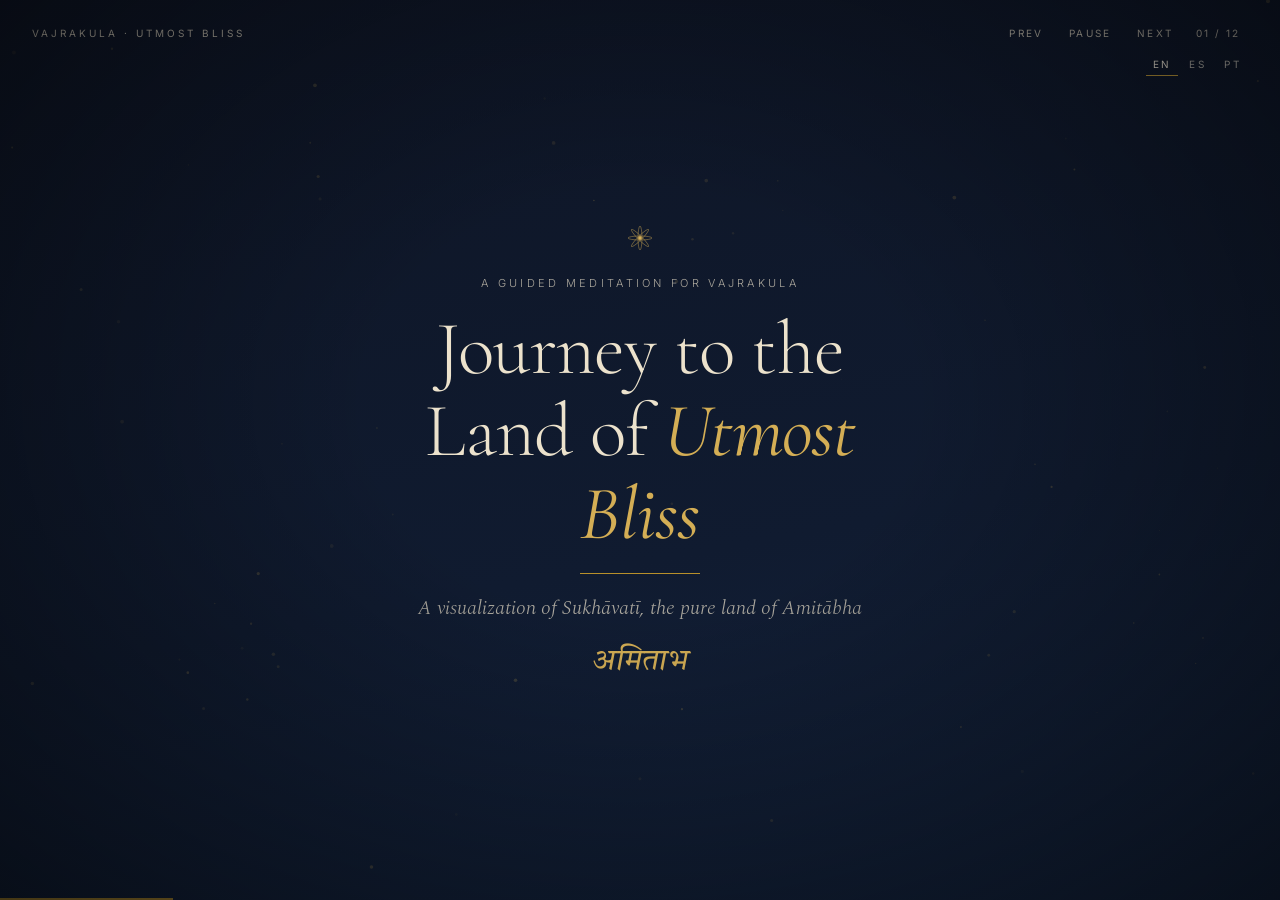
<file: animations/utmost-bliss-journey/index.html>
<!DOCTYPE html>
<html lang="en">
<head>
<meta charset="utf-8">
<meta name="viewport" content="width=device-width, initial-scale=1">
<title>Journey to the Land of Utmost Bliss · Animation</title>
<link rel="preconnect" href="https://fonts.googleapis.com">
<link rel="stylesheet" href="https://fonts.googleapis.com/css2?family=Cormorant+Garamond:ital,wght@0,300;0,400;0,500;1,300;1,400&family=Spectral:ital,wght@0,300;0,400;1,300&family=Inter:wght@300;400;500&family=Tiro+Devanagari+Sanskrit:ital@0;1&display=swap">
<style>
/* ───────── Tokens (Vajrakula Brand Book) ───────── */
:root{
  --midnight:#0E1525; --lapis:#1D3A64; --bone:#ECE2CC; --jade:#3D524A;
  --cinnabar:#8E2418; --gilt:#B8902A; --sumi:#0A0908;
  --gilt-soft:#D4AE55; --bone-dim:rgba(236,226,204,.7); --rule:rgba(184,144,42,.35);
  --ease:cubic-bezier(.22,.61,.36,1);
  --f-display:"Cormorant Garamond","Cormorant",Georgia,serif;
  --f-body:"Spectral",Georgia,serif;
  --f-sans:"Inter",system-ui,sans-serif;
  --f-sanskrit:"Tiro Devanagari Sanskrit","Noto Serif Devanagari",serif;
}
*{box-sizing:border-box}
html,body{margin:0;height:100%;background:var(--midnight);color:var(--bone);overflow:hidden}
#stage{position:fixed;inset:0;background:linear-gradient(170deg,var(--midnight) 0%,#101b30 60%,var(--lapis) 220%);overflow:hidden}
#grain{position:absolute;inset:0;pointer-events:none;background:radial-gradient(ellipse at 50% 45%,transparent 30%,rgba(0,0,0,.55) 100%);z-index:30}
canvas#motes{position:absolute;inset:0;width:100%;height:100%;z-index:2}
.layer{position:absolute;inset:0;opacity:0;transition:opacity 1.6s var(--ease);pointer-events:none}

/* ───────── Keyframes (slow, breathing; no bounce) ───────── */
@keyframes rise{from{opacity:0;transform:translateY(12px)}to{opacity:1;transform:none}}
@keyframes fadeIn{from{opacity:0}to{opacity:1}}
@keyframes draw{from{transform:scaleX(0)}to{transform:scaleX(1)}}
@keyframes sweep{from{transform:scaleX(0)}to{transform:scaleX(1)}}
@keyframes cloudMove{from{transform:translate(0,-80px);opacity:0}12%{opacity:1}30%{transform:translate(0,0)}to{transform:translate(335px,0);opacity:.0}}
@keyframes dim{from{opacity:1}to{opacity:.12}}
@keyframes settle{from{opacity:1}to{opacity:.0}}
@keyframes doorGlow{from{opacity:0;transform:scale(1)}40%{opacity:1}to{opacity:1;transform:scale(2.4)}}
@keyframes orbIn{from{opacity:0;transform:scale(.2)}to{opacity:1;transform:scale(1)}}
@keyframes orbUp{from{opacity:1;transform:translateY(0) scale(1)}75%{opacity:1}to{opacity:0;transform:translateY(-38vh) scale(.5)}}
@keyframes orbDown{from{opacity:.95;transform:translateY(-38vh) scale(.5)}70%{opacity:1}to{opacity:0;transform:translateY(0) scale(1)}}
@keyframes ring{0%{transform:scale(.7)}50%{transform:scale(1)}100%{transform:scale(.7)}}
@keyframes ph{0%{opacity:0}12%,88%{opacity:1}100%{opacity:0}}
@keyframes glowL{0%{opacity:.15}4%,33%{opacity:1}37%,66%{opacity:.15}70%,100%{opacity:1}}
@keyframes glowR{0%,33%{opacity:.15}37%,66%{opacity:1}70%,100%{opacity:1}}
@keyframes breathe{0%,100%{opacity:.55}50%{opacity:1}}
@keyframes flicker{0%,100%{opacity:.9}35%{opacity:1}60%{opacity:.8}}
@keyframes ripple{from{transform:scale(.4);opacity:.7}to{transform:scale(1.5);opacity:0}}
@keyframes twinkle{0%,100%{opacity:.2}50%{opacity:.8}}

/* ───────── Centre text blocks ───────── */
.blk{position:absolute;inset:0;display:flex;flex-direction:column;align-items:center;justify-content:center;text-align:center;padding:0 7vw;gap:18px;opacity:0;transition:opacity 1.4s var(--ease);pointer-events:none;z-index:5}
.blk.on{opacity:1}
.blk .rise{opacity:0}
.blk.on .rise{animation:rise 1.8s var(--ease) var(--d,0s) both}
.rule{width:120px;height:1px;background:var(--gilt);transform-origin:left;transform:scaleX(0)}
.blk.on .rule{animation:draw 2.4s var(--ease) var(--d,0s) forwards}
.lab{font-family:var(--f-sans);font-weight:300;font-size:11px;letter-spacing:.3em;text-transform:uppercase;color:var(--bone-dim)}
h1{font-family:var(--f-display);font-weight:300;font-size:clamp(34px,8.5vw,76px);line-height:1.08;letter-spacing:-.01em;margin:0;max-width:14ch}
h1 em{font-style:italic;font-weight:400;color:var(--gilt-soft)}
.sub{font-family:var(--f-body);font-style:italic;font-weight:300;font-size:clamp(15px,2.4vw,20px);color:var(--bone-dim);line-height:1.6;max-width:36em}
.deva{font-family:var(--f-sanskrit);font-style:italic;font-size:clamp(22px,3.6vw,30px);color:var(--gilt-soft)}
.line{font-family:var(--f-display);font-weight:400;font-size:clamp(24px,4.6vw,42px);line-height:1.25;margin:0}
.line em{font-style:italic;color:var(--gilt-soft)}
.rosary{display:flex;gap:12px}
.rosary i{width:5px;height:5px;border-radius:50%;background:var(--gilt);opacity:0}
.blk.on .rosary i{animation:fadeIn 1.2s var(--ease) calc(var(--d,0s) + var(--k)*.22s) forwards}
.placeholder{border:1px dashed var(--gilt);padding:10px 18px;font-family:var(--f-sans);font-size:10px;letter-spacing:.26em;text-transform:uppercase;color:var(--bone-dim)}

/* ───────── Breath ───────── */
#breath{display:flex;align-items:center;justify-content:center}
.s-breath #breath{opacity:1}
#breath svg{width:min(70vw,420px);height:auto;margin-top:-8vh}
.s-breath #ringg{transform-origin:200px 130px;animation:ring 4s ease-in-out 3 both}
.s-breath #dotL{animation:glowL 12s linear both}
.s-breath #dotR{animation:glowR 12s linear both}
#breath .ph{opacity:0;font-family:var(--f-sans);font-size:11px;letter-spacing:.3em;text-transform:uppercase;fill:var(--gilt-soft)}
.s-breath #p1{animation:ph 4s ease both}
.s-breath #p2{animation:ph 4s ease 4s both}
.s-breath #p3{animation:ph 4s ease 8s both}

/* ───────── Body / amber cloud ───────── */
#bodyL{display:flex;align-items:center;justify-content:center}
.s-amber #bodyL,.s-door #bodyL,.s-ret #bodyL{opacity:1}
#bodyL svg{width:min(92vw,760px);height:auto;margin-top:-10vh;overflow:visible}
#fill{transform-box:fill-box;transform-origin:left;transform:scaleX(0)}
.s-amber #fill{animation:sweep 9s ease-in-out 3.5s both}
.s-door #fill{transform:scaleX(1);animation:dim 4s ease 5s both}
.s-ret #fill{animation:sweep 8s ease-in-out 4s both, settle 3s ease 12.5s forwards}
#cloud{opacity:0}
.s-amber #cloud{animation:cloudMove 9.5s ease-in-out 1s both}
.s-ret #cloud{animation:cloudMove 8.5s ease-in-out 3s both}
#door{opacity:0;transform-box:fill-box;transform-origin:center bottom}
.s-door #door{animation:doorGlow 5s var(--ease) 0.8s both}
.s-ret #door{animation:fadeIn 3s ease 1s both}
#orb{position:absolute;left:50%;top:44%;width:96px;height:96px;margin:-48px 0 0 -48px;border-radius:50%;opacity:0;z-index:6;
  background:radial-gradient(circle,#F3D58A 0%,rgba(212,174,85,.75) 28%,rgba(184,144,42,0) 70%)}
.s-door #orb{animation:orbIn 3s var(--ease) 5s both}
.s-ascent #orb{animation:orbUp 9s var(--ease) both}
.s-ret #orb{animation:orbDown 4s var(--ease) both}

/* ───────── Land (sun → beryl → arrival → presence) ───────── */
#land{opacity:0}
#land.on{opacity:1}
#land svg{position:absolute;inset:0;width:100%;height:100%}
#sun{opacity:0;transform:translateY(24px);transition:opacity 3s var(--ease),transform 5s var(--ease)}
.r-sun #sun{opacity:1;transform:none}
.r-arrival #sun{opacity:.28}
#stars{opacity:0;transition:opacity 4s var(--ease)}
.r-ascent #stars{opacity:1}
#stars circle{animation:twinkle 6s ease-in-out infinite}
#water,#ice,#beryl,#cols{opacity:0}
.s-beryl #water{animation:fadeIn 2.5s ease .5s forwards}
.s-beryl #ice{animation:fadeIn 3s ease 4.5s forwards}
.s-beryl #beryl{animation:fadeIn 3.5s ease 8s forwards}
.s-beryl #cols{animation:fadeIn 3s ease 10.5s forwards}
.r-arrival #water,.r-arrival #ice{opacity:0}
.r-arrival #beryl{opacity:1}
.r-arrival #cols{opacity:.5}
.ripple{transform-box:fill-box;transform-origin:center;opacity:0}
.s-beryl .ripple{animation:ripple 5s ease-out infinite}
#paths path{stroke-dasharray:1;stroke-dashoffset:1;transition:stroke-dashoffset 4s var(--ease) .5s}
.r-arrival #paths path{stroke-dashoffset:0}
#trees,#pond{opacity:0;transform:translateY(10px);transition:opacity 3s var(--ease) 1.2s,transform 4s var(--ease) 1.2s}
#pond{transition-delay:3.5s}
.r-arrival #trees,.r-arrival #pond{opacity:1;transform:none}
#halo,#throne,#attend{opacity:0;transition:opacity 4s var(--ease) 1s}
.r-presence #halo,.r-presence #throne,.r-presence #attend{opacity:1}
#core{animation:flicker 5s ease-in-out infinite}
.rings circle{transform-box:fill-box;transform-origin:center;animation:breathe 7s ease-in-out infinite}
.rings circle:nth-child(2){animation-delay:1.4s}.rings circle:nth-child(3){animation-delay:2.8s}.rings circle:nth-child(4){animation-delay:4.2s}

/* ───────── Caption ───────── */
#cap{position:absolute;left:0;right:0;bottom:0;z-index:10;padding:90px 7vw 56px;display:flex;flex-direction:column;align-items:center;text-align:center;gap:10px;background:linear-gradient(to top,rgba(14,21,37,.92) 25%,rgba(14,21,37,0));pointer-events:none}
#cap.hide{display:none}
#cap > *{opacity:0}
#cap.go > *{animation:rise 1.8s var(--ease) both}
#cap.go .ti{animation-delay:.25s}#cap.go .tx{animation-delay:.6s}#cap.go .qt{animation-delay:1.1s}
#cap .st{font-family:var(--f-sans);font-weight:300;font-size:11px;letter-spacing:.3em;text-transform:uppercase;color:var(--gilt-soft)}
#cap .ti{font-family:var(--f-display);font-weight:400;font-size:clamp(26px,4.4vw,40px);line-height:1.15;margin:0}
#cap .tx{font-family:var(--f-body);font-weight:300;font-size:clamp(15px,1.9vw,17.5px);line-height:1.7;color:var(--bone);max-width:60ch;margin:0}
#cap .qt{font-family:var(--f-display);font-style:italic;font-size:clamp(17px,2.3vw,21px);color:var(--gilt-soft);max-width:44ch;margin:6px 0 0}

/* ───────── Chrome ───────── */
#top{position:absolute;top:0;left:0;right:0;z-index:20;display:flex;justify-content:space-between;align-items:center;padding:18px clamp(16px,4vw,32px)}
#top .folio{font-family:var(--f-sans);font-size:10px;letter-spacing:.3em;text-transform:uppercase;color:var(--bone-dim)}
#ctl{display:flex;gap:4px;align-items:center}
#ctl button{background:none;border:1px solid transparent;color:var(--bone-dim);font-family:var(--f-sans);font-size:10px;letter-spacing:.22em;text-transform:uppercase;padding:8px 10px;cursor:pointer;transition:color .3s,border-color .3s}
#ctl button:hover,#ctl button:focus-visible{color:var(--gilt-soft);border-color:var(--rule);outline:none}
#count{font-family:var(--f-sans);font-size:10px;letter-spacing:.2em;color:var(--bone-dim);padding:0 8px}
#bar{position:absolute;left:0;bottom:0;height:2px;width:0;background:var(--gilt);z-index:25;opacity:.8}
.paused *{animation-play-state:paused!important}

/* ───────── Language switcher (en · es · pt) ───────── */
#lang{position:fixed;top:52px;right:clamp(16px,4vw,32px);z-index:40;display:flex;gap:4px;opacity:.6;transition:opacity .6s var(--ease)}
#lang:hover,#lang:focus-within{opacity:1}
#lang button{font-family:var(--f-sans);font-size:10px;letter-spacing:.24em;text-transform:uppercase;color:var(--bone-dim);background:none;border:0;border-bottom:1px solid transparent;padding:6px 7px 5px;cursor:pointer}
#lang button:hover{color:var(--bone)}
#lang button[aria-current="true"]{color:var(--bone);border-bottom-color:var(--gilt)}
#lang button:focus-visible{outline:1px solid var(--gilt);outline-offset:2px}
html.rm #lang{top:16px}
#count{white-space:nowrap}
@media (max-width:520px){#top .folio{display:none}#top{justify-content:flex-end}}

/* ───────── Reduced motion: static, fully composed ───────── */
#static{display:none}
html.rm,html.rm body{overflow:auto}
html.rm #stage{display:none}
html.rm #static{display:block;max-width:640px;margin:0 auto;padding:64px 24px 96px}
#static h1{max-width:none;margin-bottom:12px}
#static section{padding:28px 0;border-bottom:1px solid var(--rule)}
#static .st{font-family:var(--f-sans);font-size:11px;letter-spacing:.28em;text-transform:uppercase;color:var(--gilt-soft);margin-bottom:8px}
#static h2{font-family:var(--f-display);font-weight:400;font-size:28px;margin:0 0 10px}
#static p{font-family:var(--f-body);font-weight:300;line-height:1.75;margin:0}
</style>
</head>
<body>

<div id="stage">
  <canvas id="motes"></canvas>

  <!-- Land: sky, sun, water→ice→beryl, trees, pond, presence -->
  <div id="land" class="layer">
    <svg viewBox="0 0 800 450" preserveAspectRatio="xMidYMid slice" aria-hidden="true">
      <defs>
        <linearGradient id="sky" x1="0" y1="0" x2="0" y2="1"><stop offset="0" stop-color="#0E1525"/><stop offset=".75" stop-color="#1D3A64" stop-opacity=".75"/><stop offset="1" stop-color="#6b5a3c" stop-opacity=".55"/></linearGradient>
        <radialGradient id="sunG"><stop offset="0" stop-color="#F3D58A"/><stop offset=".55" stop-color="#D4AE55"/><stop offset="1" stop-color="#B8902A"/></radialGradient>
        <radialGradient id="glow"><stop offset="0" stop-color="#D4AE55" stop-opacity=".55"/><stop offset="1" stop-color="#D4AE55" stop-opacity="0"/></radialGradient>
        <linearGradient id="berylG" x1="0" y1="0" x2="0" y2="1"><stop offset="0" stop-color="#5b9d92"/><stop offset=".5" stop-color="#3D6E6A"/><stop offset="1" stop-color="#1D3A64"/></linearGradient>
        <linearGradient id="iceG" x1="0" y1="0" x2="0" y2="1"><stop offset="0" stop-color="#b7cadb" stop-opacity=".8"/><stop offset="1" stop-color="#1D3A64" stop-opacity=".9"/></linearGradient>
        <filter id="blur"><feGaussianBlur stdDeviation="6"/></filter>
      </defs>
      <rect width="800" height="450" fill="url(#sky)"/>
      <g id="stars" fill="#ECE2CC">
        <circle cx="90" cy="60" r="1.1" style="animation-delay:0s"/><circle cx="210" cy="110" r="1" style="animation-delay:1.2s"/><circle cx="330" cy="40" r="1.2" style="animation-delay:2.1s"/>
        <circle cx="520" cy="70" r="1" style="animation-delay:.6s"/><circle cx="640" cy="130" r="1.2" style="animation-delay:3s"/><circle cx="730" cy="50" r="1" style="animation-delay:1.8s"/>
        <circle cx="440" cy="120" r=".9" style="animation-delay:2.6s"/><circle cx="150" cy="170" r=".9" style="animation-delay:.9s"/><circle cx="690" cy="200" r=".9" style="animation-delay:3.4s"/>
      </g>
      <g id="sun">
        <circle cx="400" cy="290" r="110" fill="url(#glow)"/>
        <circle cx="400" cy="285" r="46" fill="url(#sunG)"/>
      </g>
      <!-- ground -->
      <rect id="base" y="290" width="800" height="160" fill="#0B111F"/>
      <rect id="water" y="290" width="800" height="160" fill="#1D3A64" fill-opacity=".85"/>
      <rect id="ice" y="290" width="800" height="160" fill="url(#iceG)"/>
      <rect id="beryl" y="290" width="800" height="160" fill="url(#berylG)"/>
      <line x1="0" y1="290" x2="800" y2="290" stroke="#D4AE55" stroke-opacity=".5" stroke-width=".6"/>
      <g stroke="#ECE2CC" stroke-opacity=".5" fill="none" stroke-width=".7">
        <ellipse class="ripple" cx="400" cy="350" rx="120" ry="14"/>
        <ellipse class="ripple" cx="400" cy="350" rx="120" ry="14" style="animation-delay:2.5s"/>
      </g>
      <g id="cols" stroke="#D4AE55" stroke-opacity=".5" stroke-width=".6">
        <line x1="120" y1="310" x2="120" y2="450"/><line x1="240" y1="305" x2="240" y2="450"/><line x1="560" y1="305" x2="560" y2="450"/><line x1="680" y1="310" x2="680" y2="450"/>
      </g>
      <g id="paths" stroke="#D4AE55" stroke-opacity=".55" stroke-width=".7" fill="none">
        <path pathLength="1" d="M400 292 L120 450"/><path pathLength="1" d="M400 292 L680 450"/><path pathLength="1" d="M400 292 L400 450"/><path pathLength="1" d="M0 340 L800 340"/>
      </g>
      <!-- jeweled trees -->
      <g id="trees">
        <g stroke="#D4AE55" stroke-opacity=".6" stroke-width="1.2">
          <line x1="110" y1="318" x2="110" y2="215"/><line x1="200" y1="308" x2="200" y2="240"/><line x1="600" y1="308" x2="600" y2="240"/><line x1="690" y1="318" x2="690" y2="215"/>
          <line x1="285" y1="298" x2="285" y2="258"/><line x1="515" y1="298" x2="515" y2="258"/>
        </g>
        <g fill-opacity=".72">
          <circle cx="110" cy="205" r="22" fill="#5b9d92"/><circle cx="92" cy="222" r="14" fill="#3b6aa8"/><circle cx="128" cy="222" r="14" fill="#a8453a"/><circle cx="110" cy="236" r="10" fill="#D4AE55"/>
          <circle cx="200" cy="232" r="17" fill="#3b6aa8"/><circle cx="186" cy="246" r="10" fill="#5b9d92"/><circle cx="214" cy="246" r="10" fill="#D4AE55"/>
          <circle cx="600" cy="232" r="17" fill="#a8453a"/><circle cx="586" cy="246" r="10" fill="#D4AE55"/><circle cx="614" cy="246" r="10" fill="#5b9d92"/>
          <circle cx="690" cy="205" r="22" fill="#3b6aa8"/><circle cx="672" cy="222" r="14" fill="#5b9d92"/><circle cx="708" cy="222" r="14" fill="#D4AE55"/><circle cx="690" cy="236" r="10" fill="#a8453a"/>
          <circle cx="285" cy="252" r="10" fill="#D4AE55"/><circle cx="515" cy="252" r="10" fill="#5b9d92"/>
        </g>
      </g>
      <!-- pond & lotus -->
      <g id="pond">
        <ellipse cx="400" cy="392" rx="170" ry="28" fill="#1D3A64" fill-opacity=".7" stroke="#D4AE55" stroke-opacity=".55" stroke-width=".8"/>
        <g stroke="#0E1525" stroke-width=".5">
          <g fill="#4a78b5"><ellipse cx="330" cy="392" rx="9" ry="5"/><ellipse cx="330" cy="388" rx="4" ry="7"/></g>
          <g fill="#D4AE55"><ellipse cx="385" cy="402" rx="9" ry="5"/><ellipse cx="385" cy="398" rx="4" ry="7"/></g>
          <g fill="#b0402f"><ellipse cx="430" cy="388" rx="9" ry="5"/><ellipse cx="430" cy="384" rx="4" ry="7"/></g>
          <g fill="#ECE2CC"><ellipse cx="478" cy="398" rx="9" ry="5"/><ellipse cx="478" cy="394" rx="4" ry="7"/></g>
        </g>
      </g>
      <!-- presence: light, not likeness -->
      <g id="halo">
        <circle cx="400" cy="205" r="150" fill="url(#glow)" filter="url(#blur)"/>
        <g class="rings" fill="none" stroke="#D4AE55" stroke-width=".6">
          <circle cx="400" cy="205" r="52" stroke-opacity=".7"/><circle cx="400" cy="205" r="76" stroke-opacity=".5"/><circle cx="400" cy="205" r="104" stroke-opacity=".35"/><circle cx="400" cy="205" r="136" stroke-opacity=".2"/>
        </g>
        <ellipse id="core" cx="400" cy="205" rx="22" ry="40" fill="url(#sunG)" opacity=".95"/>
        <ellipse cx="400" cy="205" rx="40" ry="62" fill="none" stroke="#D4AE55" stroke-opacity=".6" stroke-width=".8"/>
        <circle cx="400" cy="180" r="2.2" fill="#ECE2CC"/>
      </g>
      <g id="throne" fill="#D4AE55" fill-opacity=".1" stroke="#D4AE55" stroke-opacity=".8" stroke-width=".8">
        <g transform="translate(400 285)">
          <ellipse cx="0" cy="-22" rx="13" ry="30"/>
          <ellipse cx="0" cy="-22" rx="13" ry="30" transform="rotate(-24)"/><ellipse cx="0" cy="-22" rx="13" ry="30" transform="rotate(24)"/>
          <ellipse cx="0" cy="-22" rx="13" ry="30" transform="rotate(-48)"/><ellipse cx="0" cy="-22" rx="13" ry="30" transform="rotate(48)"/>
          <ellipse cx="0" cy="-22" rx="13" ry="30" transform="rotate(-72)"/><ellipse cx="0" cy="-22" rx="13" ry="30" transform="rotate(72)"/>
        </g>
      </g>
      <g id="attend">
        <circle cx="300" cy="238" r="38" fill="url(#glow)"/><ellipse cx="300" cy="238" rx="7" ry="14" fill="#D4AE55" fill-opacity=".8"/>
        <circle cx="500" cy="238" r="38" fill="url(#glow)"/><ellipse cx="500" cy="238" rx="7" ry="14" fill="#D4AE55" fill-opacity=".8"/>
        <g fill="none" stroke="#D4AE55" stroke-opacity=".6" stroke-width=".7"><ellipse cx="300" cy="262" rx="14" ry="5"/><ellipse cx="500" cy="262" rx="14" ry="5"/></g>
      </g>
    </svg>
  </div>

  <!-- Breath -->
  <div id="breath" class="layer">
    <svg viewBox="0 0 400 260" aria-hidden="true">
      <g id="ringg"><circle cx="200" cy="130" r="86" fill="none" stroke="#D4AE55" stroke-opacity=".5" stroke-width=".8"/><circle cx="200" cy="130" r="86" fill="#D4AE55" fill-opacity=".05"/></g>
      <circle id="dotL" cx="178" cy="130" r="7" fill="#D4AE55" style="filter:drop-shadow(0 0 8px #D4AE55)"/>
      <circle id="dotR" cx="222" cy="130" r="7" fill="#D4AE55" style="filter:drop-shadow(0 0 8px #D4AE55)"/>
      <g text-anchor="middle">
        <text id="p1" x="200" y="248" class="ph" data-t>Left nostril</text>
        <text id="p2" x="200" y="248" class="ph" data-t>Right nostril</text>
        <text id="p3" x="200" y="248" class="ph" data-t>Both together</text>
      </g>
    </svg>
  </div>

  <!-- Body & amber cloud -->
  <div id="bodyL" class="layer">
    <svg viewBox="0 0 420 200" aria-hidden="true">
      <defs>
        <linearGradient id="amberG" x1="0" y1="0" x2="1" y2="0"><stop offset="0" stop-color="#F0CF84"/><stop offset="1" stop-color="#B8902A"/></linearGradient>
        <radialGradient id="cloudG"><stop offset="0" stop-color="#F3D58A" stop-opacity=".95"/><stop offset=".5" stop-color="#D4AE55" stop-opacity=".5"/><stop offset="1" stop-color="#B8902A" stop-opacity="0"/></radialGradient>
        <clipPath id="bodyClip">
          <circle cx="60" cy="100" r="26"/><rect x="80" y="92" width="18" height="16"/>
          <rect x="92" y="70" width="170" height="60" rx="26"/>
          <rect x="110" y="52" width="120" height="12" rx="6"/><rect x="110" y="136" width="120" height="12" rx="6"/>
          <rect x="262" y="82" width="130" height="16" rx="8"/><rect x="262" y="102" width="130" height="16" rx="8"/>
        </clipPath>
      </defs>
      <g fill="none" stroke="#D4AE55" stroke-opacity=".38" stroke-width=".8">
        <circle cx="60" cy="100" r="26"/><rect x="92" y="70" width="170" height="60" rx="26"/>
        <rect x="110" y="52" width="120" height="12" rx="6"/><rect x="110" y="136" width="120" height="12" rx="6"/>
        <rect x="262" y="82" width="130" height="16" rx="8"/><rect x="262" y="102" width="130" height="16" rx="8"/>
      </g>
      <g clip-path="url(#bodyClip)"><rect id="fill" x="20" y="40" width="380" height="120" fill="url(#amberG)" fill-opacity=".9"/></g>
      <ellipse id="cloud" cx="60" cy="100" rx="64" ry="38" fill="url(#cloudG)"/>
      <g id="door" fill="#D4AE55" fill-opacity=".25" stroke="#F0CF84" stroke-width="1"><path d="M53 66 V46 a7 7 0 0 1 14 0 V66 Z"/></g>
    </svg>
  </div>
  <div id="orb"></div>

  <!-- Centre text blocks -->
  <div class="blk" data-s="open">
    <svg class="rise" style="--d:.4s" viewBox="0 0 120 120" width="40" height="40" fill="none" stroke="#D4AE55" stroke-width="1.3" aria-hidden="true">
      <ellipse cx="60" cy="60" rx="6" ry="36"/><ellipse cx="60" cy="60" rx="6" ry="36" transform="rotate(45 60 60)"/><ellipse cx="60" cy="60" rx="6" ry="36" transform="rotate(90 60 60)"/><ellipse cx="60" cy="60" rx="6" ry="36" transform="rotate(135 60 60)"/><circle cx="60" cy="60" r="5" fill="#D4AE55"/>
    </svg>
    <div class="lab rise" style="--d:1s" data-t>A Guided Meditation for Vajrakula</div>
    <h1 class="rise" style="--d:1.8s" data-t>Journey to the Land of <em>Utmost Bliss</em></h1>
    <div class="rule" style="--d:3.4s"></div>
    <div class="sub rise" style="--d:4.2s" data-t>A visualization of Sukhāvatī, the pure land of Amitābha</div>
    <div class="deva rise" style="--d:5.6s">अमिताभ</div>
  </div>

  <div class="blk" data-s="refuge">
    <div class="lab rise" style="--d:.4s" data-t>Before the journey</div>
    <p class="line rise" style="--d:1.2s" data-t>Go for refuge.</p>
    <p class="sub rise" style="--d:2s" data-t>Buddha, Dharma, Sangha — and your own teachers.</p>
    <div class="rosary" style="--d:3.4s"><i style="--k:0"></i><i style="--k:1"></i><i style="--k:2"></i><i style="--k:3"></i><i style="--k:4"></i><i style="--k:5"></i><i style="--k:6"></i></div>
    <p class="line rise" style="--d:4.6s" data-t>Generate <em>bodhicitta.</em></p>
    <p class="sub rise" style="--d:5.4s" data-t>Dedicate this practice to the liberation of all beings.</p>
  </div>

  <div class="blk" data-s="dedicate">
    <div class="lab rise" style="--d:.4s" data-t>Closing</div>
    <p class="line rise" style="--d:1.2s" data-t>Dedicate the merit.</p>
    <p class="sub rise" style="--d:2.2s" data-t>To your teachers, to all beings, and to the swift and complete<br>removal of suffering everywhere.</p>
    <div class="rule" style="--d:3.6s"></div>
    <p class="line rise" style="--d:4.6s" data-t><em>May all beings find their way to the Purelands.</em></p>
    <div class="placeholder rise" style="--d:7s">Wordmark · Lockup A · master file placeholder</div>
  </div>

  <div id="cap" class="hide"><div class="st"></div><h2 class="ti"></h2><p class="tx"></p><p class="qt"></p></div>

  <div id="top">
    <div class="folio" data-t>Vajrakula · Utmost Bliss</div>
    <div id="ctl"><button id="prev" aria-label="Previous scene" data-a="Previous scene" data-t>Prev</button><button id="pp" aria-label="Pause or play" data-a="Pause or play" data-t>Pause</button><button id="next" aria-label="Next scene" data-a="Next scene" data-t>Next</button><span id="count">01 / 12</span></div>
  </div>
  <div id="bar"></div>
  <div id="grain"></div>
</div>

<nav id="lang" aria-label="Language"><button data-l="en">EN</button><button data-l="es">ES</button><button data-l="pt">PT</button></nav>

<!-- Static fallback for prefers-reduced-motion -->
<main id="static"></main>

<script>
/* ───────── Scene script ───────── */
/* ───────── Language: ?lang= → saved choice (shared) → browser → English ───────── */
const DICT={
 "es": {
  "A Guided Meditation for Vajrakula": "Una meditación guiada para Vajrakula",
  "Journey to the Land of <em>Utmost Bliss</em>": "Viaje a la Tierra de la <em>Dicha Suprema</em>",
  "A visualization of Sukhāvatī, the pure land of Amitābha": "Una visualización de Sukhāvatī, la tierra pura de Amitābha",
  "Before the journey": "Antes del viaje",
  "Go for refuge.": "Tomar refugio.",
  "Buddha, Dharma, Sangha — and your own teachers.": "Buda, Dharma, Sangha — y los propios maestros.",
  "Generate <em>bodhicitta.</em>": "Generar <em>bodhicitta.</em>",
  "Dedicate this practice to the liberation of all beings.": "Dedicar esta práctica a la liberación de todos los seres.",
  "Closing": "Cierre",
  "Dedicate the merit.": "Dedicar el mérito.",
  "To your teachers, to all beings, and to the swift and complete<br>removal of suffering everywhere.": "A los maestros, a todos los seres, y a la pronta y completa<br>eliminación del sufrimiento en todas partes.",
  "<em>May all beings find their way to the Purelands.</em>": "<em>Que todos los seres encuentren el camino a las Tierras Puras.</em>",
  "Left nostril": "Fosa nasal izquierda",
  "Right nostril": "Fosa nasal derecha",
  "Both together": "Ambas a la vez",
  "Vajrakula · Utmost Bliss": "Vajrakula · Dicha Suprema",
  "Prev": "Anterior",
  "Next": "Siguiente",
  "Pause": "Pausa",
  "Play": "Reproducir",
  "Replay": "Repetir",
  "Previous scene": "Escena anterior",
  "Pause or play": "Pausar o reproducir",
  "Next scene": "Escena siguiente",
  "Stage I · Entering": "Etapa I · Entrada",
  "Stage II · Approaching the Land": "Etapa II · Acercamiento a la Tierra",
  "Stage III · Arrival": "Etapa III · Llegada",
  "Stage IV · The Presence": "Etapa IV · La Presencia",
  "Stage V · Abiding and Return": "Etapa V · Permanencia y regreso",
  "Purify the breath": "Purificar la respiración",
  "The Amber Cloud": "La nube ámbar",
  "Through the Golden Door": "A través de la puerta dorada",
  "Carried, Unhurried": "Sin esfuerzo, sin prisa",
  "The Setting Sun": "El sol poniente",
  "Water, Ice, Beryl": "Agua, hielo, berilo",
  "Jewelled Trees, Ponds of Lotus": "Árboles de joyas, estanques de loto",
  "In the Presence of Amitābha": "En presencia de Amitābha",
  "The Return": "El regreso",
  "Exhale through the left nostril, inhale left. Exhale through the right, inhale right. Exhale through both, releasing whatever remains. Then let the breath settle on its own.": "Exhalar por la fosa nasal izquierda, inhalar por la izquierda. Exhalar por la derecha, inhalar por la derecha. Exhalar por ambas, soltando lo que quede. Luego dejar que la respiración se asiente por sí sola.",
  "Just above the head, a small cloud of warm amber light begins to descend — over the eyes, the brow, the jaw; down through the shoulders, hands, heart, spine and legs. Each place softens. There is nothing left to do.": "Justo sobre la cabeza, una pequeña nube de cálida luz ámbar comienza a descender: sobre los ojos, la frente, la mandíbula; luego por los hombros, las manos, el corazón, la columna y las piernas. Cada lugar se suaviza. Ya no queda nada por hacer.",
  "At the point between the eyebrows, a small golden door stands open. The light gathers itself toward it and becomes a single vehicle — a cloud that carries you rather than covers you.": "En el punto entre las cejas, una pequeña puerta dorada permanece abierta. La luz se reúne hacia ella y se vuelve un único vehículo: una nube que transporta en vez de cubrir.",
  "There is no climbing and no effort. The cloud already knows the way, as water knows how to flow downhill — toward Amitābha, the Buddha of Immeasurable Light, far to the west.": "No hay nada que escalar ni esfuerzo alguno. La nube ya conoce el camino, como el agua sabe fluir cuesta abajo, hacia Amitābha, el Buda de la Luz Inconmensurable, lejos, en el occidente.",
  "Low on the western horizon, a sun full and steady, the colour of deep gold. Rest your attention on it without strain. The land lies directly beyond.": "Bajo en el horizonte occidental, un sol pleno y firme, del color del oro profundo. Dejar reposar la atención en él, sin tensión. La tierra se extiende justo más allá.",
  "The horizon fills with still water. It settles into ice, clear to its depth — and the ice becomes beryl: a ground of blue-green jewel-light, shining from within, held up by columns of diamond.": "El horizonte se llena de agua quieta. Se asienta en hielo, claro hasta su fondo, y el hielo se vuelve berilo: un suelo de luz de joya azul verdosa, que brilla desde dentro, sostenido por columnas de diamante.",
  "The cloud sets you down on ground of seven jewels. Jewelled trees stand in rows. Clear ponds carry lotuses — blue, yellow, red, white. Even the sound of water and wind is teaching.": "La nube se posa sobre un suelo de siete joyas. Árboles de joyas se alinean en hileras. Estanques cristalinos sostienen lotos: azules, amarillos, rojos, blancos. Hasta el sonido del agua y del viento enseña.",
  "Light with no boundary you can find. At his sides, Avalokiteśvara and Mahāsthāmaprāpta; around them, the buddhas and bodhisattvas of the ten directions. You need not approach. Simply be held in the light.": "Una luz cuyo límite no se encuentra. A sus lados, Avalokiteśvara y Mahāsthāmaprāpta; a su alrededor, los budas y bodhisattvas de las diez direcciones. No hace falta acercarse. Basta con dejarse sostener por la luz.",
  "Presence alone, sustained a little longer than feels necessary, is itself the practice here.": "La presencia sola, sostenida un poco más de lo que parece necesario, es en sí misma la práctica aquí.",
  "When a soft signal tells you it is time, the amber cloud gathers you once more — back through the golden door, spreading through the body until it is simply your own body again, sitting where you have been sitting all along.": "Cuando una señal suave indica que es hora, la nube ámbar vuelve a envolver: regresa por la puerta dorada y se extiende por el cuerpo hasta que es, simplemente, el propio cuerpo otra vez, sentado donde siempre ha estado sentado.",
  "Refuge & Bodhicitta": "Refugio y bodhicitta",
  "Go for refuge — Buddha, Dharma, Sangha, and your own teachers. Generate bodhicitta: dedicate this practice to the liberation of all beings.": "Tomar refugio: Buda, Dharma, Sangha y los propios maestros. Generar bodhicitta: dedicar esta práctica a la liberación de todos los seres.",
  "Dedicate the Merit": "Dedicar el mérito",
  "To your teachers, to all beings, and to the swift and complete removal of suffering everywhere. May all beings find their way to the Purelands.": "A los maestros, a todos los seres, y a la pronta y completa eliminación del sufrimiento en todas partes. Que todos los seres encuentren el camino a las Tierras Puras.",
  "Journey to the Land of Utmost Bliss": "Viaje a la Tierra de la Dicha Suprema"
 },
 "pt": {
  "A Guided Meditation for Vajrakula": "Uma meditação guiada para Vajrakula",
  "Journey to the Land of <em>Utmost Bliss</em>": "Jornada à Terra da <em>Suprema Felicidade</em>",
  "A visualization of Sukhāvatī, the pure land of Amitābha": "Uma visualização de Sukhāvatī, a terra pura de Amitābha",
  "Before the journey": "Antes da jornada",
  "Go for refuge.": "Tomar refúgio.",
  "Buddha, Dharma, Sangha — and your own teachers.": "Buda, Dharma, Sangha — e os próprios mestres.",
  "Generate <em>bodhicitta.</em>": "Gerar <em>bodhicitta.</em>",
  "Dedicate this practice to the liberation of all beings.": "Dedicar esta prática à libertação de todos os seres.",
  "Closing": "Encerramento",
  "Dedicate the merit.": "Dedicar o mérito.",
  "To your teachers, to all beings, and to the swift and complete<br>removal of suffering everywhere.": "Aos mestres, a todos os seres, e à pronta e completa<br>eliminação do sofrimento em toda parte.",
  "<em>May all beings find their way to the Purelands.</em>": "<em>Que todos os seres encontrem o caminho para as Terras Puras.</em>",
  "Left nostril": "Narina esquerda",
  "Right nostril": "Narina direita",
  "Both together": "Ambas juntas",
  "Vajrakula · Utmost Bliss": "Vajrakula · Suprema Felicidade",
  "Prev": "Anterior",
  "Next": "Próxima",
  "Pause": "Pausar",
  "Play": "Reproduzir",
  "Replay": "Repetir",
  "Previous scene": "Cena anterior",
  "Pause or play": "Pausar ou reproduzir",
  "Next scene": "Próxima cena",
  "Stage I · Entering": "Etapa I · Entrada",
  "Stage II · Approaching the Land": "Etapa II · Aproximação da Terra",
  "Stage III · Arrival": "Etapa III · Chegada",
  "Stage IV · The Presence": "Etapa IV · A Presença",
  "Stage V · Abiding and Return": "Etapa V · Permanência e retorno",
  "Purify the breath": "Purificar a respiração",
  "The Amber Cloud": "A nuvem âmbar",
  "Through the Golden Door": "Pela porta dourada",
  "Carried, Unhurried": "Sem esforço, sem pressa",
  "The Setting Sun": "O sol poente",
  "Water, Ice, Beryl": "Água, gelo, berilo",
  "Jewelled Trees, Ponds of Lotus": "Árvores de joias, lagos de lótus",
  "In the Presence of Amitābha": "Na presença de Amitābha",
  "The Return": "O retorno",
  "Exhale through the left nostril, inhale left. Exhale through the right, inhale right. Exhale through both, releasing whatever remains. Then let the breath settle on its own.": "Expirar pela narina esquerda, inspirar pela esquerda. Expirar pela direita, inspirar pela direita. Expirar pelas duas, soltando o que restar. Depois deixar a respiração assentar por si mesma.",
  "Just above the head, a small cloud of warm amber light begins to descend — over the eyes, the brow, the jaw; down through the shoulders, hands, heart, spine and legs. Each place softens. There is nothing left to do.": "Logo acima da cabeça, uma pequena nuvem de cálida luz âmbar começa a descer: sobre os olhos, a testa, o maxilar; depois pelos ombros, as mãos, o coração, a coluna e as pernas. Cada lugar se suaviza. Já não resta nada a fazer.",
  "At the point between the eyebrows, a small golden door stands open. The light gathers itself toward it and becomes a single vehicle — a cloud that carries you rather than covers you.": "No ponto entre as sobrancelhas, uma pequena porta dourada está aberta. A luz se reúne em direção a ela e se torna um único veículo: uma nuvem que transporta, em vez de cobrir.",
  "There is no climbing and no effort. The cloud already knows the way, as water knows how to flow downhill — toward Amitābha, the Buddha of Immeasurable Light, far to the west.": "Não há nada a escalar, nem esforço algum. A nuvem já conhece o caminho, como a água sabe correr morro abaixo, rumo a Amitābha, o Buda da Luz Incomensurável, longe, no ocidente.",
  "Low on the western horizon, a sun full and steady, the colour of deep gold. Rest your attention on it without strain. The land lies directly beyond.": "Baixo no horizonte ocidental, um sol pleno e firme, da cor do ouro profundo. Deixar a atenção repousar nele, sem tensão. A terra está logo além.",
  "The horizon fills with still water. It settles into ice, clear to its depth — and the ice becomes beryl: a ground of blue-green jewel-light, shining from within, held up by columns of diamond.": "O horizonte se enche de água parada. Ela se assenta em gelo, claro até o fundo, e o gelo se torna berilo: um chão de luz de joia azul-esverdeada, que brilha por dentro, sustentado por colunas de diamante.",
  "The cloud sets you down on ground of seven jewels. Jewelled trees stand in rows. Clear ponds carry lotuses — blue, yellow, red, white. Even the sound of water and wind is teaching.": "A nuvem pousa sobre um chão de sete joias. Árvores de joias se alinham em fileiras. Lagos cristalinos carregam lótus: azuis, amarelos, vermelhos, brancos. Até o som da água e do vento ensina.",
  "Light with no boundary you can find. At his sides, Avalokiteśvara and Mahāsthāmaprāpta; around them, the buddhas and bodhisattvas of the ten directions. You need not approach. Simply be held in the light.": "Uma luz sem limite que se possa encontrar. A seus lados, Avalokiteśvara e Mahāsthāmaprāpta; ao redor deles, os budas e bodhisattvas das dez direções. Não é preciso se aproximar. Basta deixar-se sustentar pela luz.",
  "Presence alone, sustained a little longer than feels necessary, is itself the practice here.": "A presença apenas, sustentada um pouco mais do que parece necessário, é em si mesma a prática aqui.",
  "When a soft signal tells you it is time, the amber cloud gathers you once more — back through the golden door, spreading through the body until it is simply your own body again, sitting where you have been sitting all along.": "Quando um sinal suave diz que é hora, a nuvem âmbar volta a envolver: retorna pela porta dourada e se espalha pelo corpo até ser, simplesmente, o próprio corpo outra vez, sentado onde sempre esteve sentado.",
  "Refuge & Bodhicitta": "Refúgio e bodhicitta",
  "Go for refuge — Buddha, Dharma, Sangha, and your own teachers. Generate bodhicitta: dedicate this practice to the liberation of all beings.": "Tomar refúgio: Buda, Dharma, Sangha e os próprios mestres. Gerar bodhicitta: dedicar esta prática à libertação de todos os seres.",
  "Dedicate the Merit": "Dedicar o mérito",
  "To your teachers, to all beings, and to the swift and complete removal of suffering everywhere. May all beings find their way to the Purelands.": "Aos mestres, a todos os seres, e à pronta e completa eliminação do sofrimento em toda parte. Que todos os seres encontrem o caminho para as Terras Puras.",
  "Journey to the Land of Utmost Bliss": "Jornada à Terra da Suprema Felicidade"
 }
}, META={"es": "Viaje a la Tierra de la Dicha Suprema · Animación", "pt": "Jornada à Terra da Suprema Felicidade · Animação"}, LANGS=['en','es','pt'];
const QS=new URLSearchParams(location.search);
function pickLang(){
  const p=QS.get('lang'); if(LANGS.includes(p)) return p;
  try{const v=localStorage.getItem('vk-lang'); if(LANGS.includes(v)) return v;}catch(e){}
  for(const n of (navigator.languages||[navigator.language||'en'])){const c=String(n).slice(0,2).toLowerCase(); if(LANGS.includes(c)) return c;}
  return 'en';
}
const LANG=pickLang(), D=DICT[LANG]||{}, T=x=>D[x]||x;
document.documentElement.lang=LANG;
if(META[LANG]) document.title=META[LANG];
document.querySelectorAll('[data-t]').forEach(el=>{ const k=el.innerHTML.replace(/\s+/g,' ').trim(); if(D[k]) el.innerHTML=D[k]; });
document.querySelectorAll('[data-a]').forEach(el=>el.setAttribute('aria-label',T(el.dataset.a)));
document.querySelectorAll('#lang button').forEach(b=>{
  if(b.dataset.l===LANG) b.setAttribute('aria-current','true');
  b.addEventListener('click',()=>{ if(b.dataset.l===LANG) return;
    try{localStorage.setItem('vk-lang',b.dataset.l);}catch(e){}
    location.search='?lang='+b.dataset.l+(typeof idx==='number'&&idx>0?'&s='+idx:''); });
});

const S=[
 {id:'open',d:12000},
 {id:'refuge',d:12000},
 {id:'breath',d:14000,st:'Before the journey',ti:'Purify the breath',tx:'Exhale through the left nostril, inhale left. Exhale through the right, inhale right. Exhale through both, releasing whatever remains. Then let the breath settle on its own.'},
 {id:'amber',d:15000,st:'Stage I · Entering',ti:'The Amber Cloud',tx:'Just above the head, a small cloud of warm amber light begins to descend — over the eyes, the brow, the jaw; down through the shoulders, hands, heart, spine and legs. Each place softens. There is nothing left to do.'},
 {id:'door',d:12000,st:'Stage I · Entering',ti:'Through the Golden Door',tx:'At the point between the eyebrows, a small golden door stands open. The light gathers itself toward it and becomes a single vehicle — a cloud that carries you rather than covers you.'},
 {id:'ascent',d:10000,st:'Stage II · Approaching the Land',ti:'Carried, Unhurried',tx:'There is no climbing and no effort. The cloud already knows the way, as water knows how to flow downhill — toward Amitābha, the Buddha of Immeasurable Light, far to the west.'},
 {id:'sun',d:10000,st:'Stage II · Approaching the Land',ti:'The Setting Sun',tx:'Low on the western horizon, a sun full and steady, the colour of deep gold. Rest your attention on it without strain. The land lies directly beyond.'},
 {id:'beryl',d:15000,st:'Stage II · Approaching the Land',ti:'Water, Ice, Beryl',tx:'The horizon fills with still water. It settles into ice, clear to its depth — and the ice becomes beryl: a ground of blue-green jewel-light, shining from within, held up by columns of diamond.'},
 {id:'arrival',d:15000,st:'Stage III · Arrival',ti:'Jewelled Trees, Ponds of Lotus',tx:'The cloud sets you down on ground of seven jewels. Jewelled trees stand in rows. Clear ponds carry lotuses — blue, yellow, red, white. Even the sound of water and wind is teaching.'},
 {id:'presence',d:19000,st:'Stage IV · The Presence',ti:'In the Presence of Amitābha',tx:'Light with no boundary you can find. At his sides, Avalokiteśvara and Mahāsthāmaprāpta; around them, the buddhas and bodhisattvas of the ten directions. You need not approach. Simply be held in the light.',qt:'Presence alone, sustained a little longer than feels necessary, is itself the practice here.'},
 {id:'ret',d:17000,st:'Stage V · Abiding and Return',ti:'The Return',tx:'When a soft signal tells you it is time, the amber cloud gathers you once more — back through the golden door, spreading through the body until it is simply your own body again, sitting where you have been sitting all along.'},
 {id:'dedicate',d:14000}
];
const STATIC_EXTRA={open:['A Guided Meditation for Vajrakula','Journey to the Land of Utmost Bliss','A visualization of Sukhāvatī, the pure land of Amitābha · अमिताभ'],
 refuge:['Before the journey','Refuge & Bodhicitta','Go for refuge — Buddha, Dharma, Sangha, and your own teachers. Generate bodhicitta: dedicate this practice to the liberation of all beings.'],
 dedicate:['Closing','Dedicate the Merit','To your teachers, to all beings, and to the swift and complete removal of suffering everywhere. May all beings find their way to the Purelands.']};

const $=s=>document.querySelector(s), stage=$('#stage'), cap=$('#cap'), land=$('#land');
const blks=[...document.querySelectorAll('.blk')];
let idx=0, el=0, playing=true, last=performance.now(), finished=false;
const LAND_FROM=S.findIndex(s=>s.id==='ascent'), LAND_TO=S.findIndex(s=>s.id==='presence');

function go(i){
  idx=Math.max(0,Math.min(S.length-1,i)); el=0; finished=false;
  const sc=S[idx];
  stage.className=''; void stage.offsetWidth;
  stage.className=S.slice(0,idx+1).map(s=>'r-'+s.id).join(' ')+' s-'+sc.id+(playing?'':' paused');
  land.classList.toggle('on', idx>=LAND_FROM && idx<=LAND_TO);
  blks.forEach(b=>b.classList.toggle('on', b.dataset.s===sc.id));
  if(sc.ti){
    cap.classList.remove('hide','go'); void cap.offsetWidth;
    cap.querySelector('.st').textContent=T(sc.st); cap.querySelector('.ti').textContent=T(sc.ti);
    cap.querySelector('.tx').textContent=T(sc.tx); cap.querySelector('.qt').textContent=sc.qt?T(sc.qt):'';
    cap.classList.add('go');
  } else cap.classList.add('hide');
  $('#count').textContent=String(idx+1).padStart(2,'0')+' / '+String(S.length).padStart(2,'0');
}
function tick(now){
  const dt=now-last; last=now;
  if(playing && !finished){
    el+=dt; $('#bar').style.width=(el/S[idx].d*100)+'%';
    if(el>=S[idx].d){ if(idx<S.length-1) go(idx+1); else { finished=true; $('#pp').textContent=T('Replay'); } }
  }
  requestAnimationFrame(tick);
}
function setPlay(p){ playing=p; stage.classList.toggle('paused',!p); $('#pp').textContent=T(p?'Pause':'Play'); }
$('#pp').onclick=()=>{ if(finished){ setPlay(true); go(0); } else setPlay(!playing); };
$('#prev').onclick=()=>go(idx-1);
$('#next').onclick=()=>go(idx+1);
addEventListener('keydown',e=>{ if(e.key===' '){e.preventDefault();$('#pp').click();} if(e.key==='ArrowRight')go(idx+1); if(e.key==='ArrowLeft')go(idx-1); });

/* ───────── Incense motes (canvas, very low opacity) ───────── */
const cv=$('#motes'), cx=cv.getContext('2d'); let W,H,motes=[];
function size(){ W=cv.width=innerWidth*devicePixelRatio; H=cv.height=innerHeight*devicePixelRatio; }
addEventListener('resize',size); size();
for(let i=0;i<70;i++) motes.push({x:Math.random(),y:Math.random(),r:Math.random()*1.6+.4,v:Math.random()*.00004+.00002,ph:Math.random()*6.28,a:Math.random()*.18+.05});
function drawMotes(t){
  cx.clearRect(0,0,W,H);
  const boost=(S[idx].id==='presence')?1.8:1;
  if(playing) for(const m of motes){
    m.y-=m.v*16; if(m.y<-.02){m.y=1.02;m.x=Math.random();}
    const x=(m.x+Math.sin(t/4000+m.ph)*.012)*W, y=m.y*H;
    cx.beginPath(); cx.arc(x,y,m.r*devicePixelRatio,0,6.283);
    cx.fillStyle='rgba(212,174,85,'+Math.min(.4,m.a*boost)+')'; cx.fill();
  }
  requestAnimationFrame(drawMotes);
}
requestAnimationFrame(drawMotes);

/* ───────── Reduced motion → static composition ───────── */
if(matchMedia('(prefers-reduced-motion: reduce)').matches){
  document.documentElement.classList.add('rm');
  const st=$('#static'); let h='<div class="st">'+T('A Guided Meditation for Vajrakula')+'</div><h1>'+T('Journey to the Land of <em>Utmost Bliss</em>')+'</h1><p style="font-style:italic;color:var(--bone-dim)">'+T('A visualization of Sukhāvatī, the pure land of Amitābha')+' · <span class="deva" style="font-size:20px">अमिताभ</span></p>';
  S.forEach(s=>{ if(s.ti) h+=`<section><div class="st">${T(s.st)}</div><h2>${T(s.ti)}</h2><p>${T(s.tx)}</p>${s.qt?`<p style="margin-top:10px;font-family:var(--f-display);font-style:italic;color:var(--gilt-soft)">${T(s.qt)}</p>`:''}</section>`;
    else if(STATIC_EXTRA[s.id]&&s.id!=='open'){const e=STATIC_EXTRA[s.id]; h+=`<section><div class="st">${T(e[0])}</div><h2>${T(e[1])}</h2><p>${T(e[2])}</p></section>`;}});
  st.innerHTML=h;
} else { go(Math.max(0,Math.min(S.length-1,parseInt(QS.get('s'),10)||0))); requestAnimationFrame(tick); }
</script>
</body>
</html>
</file>
<file: animations/buddhism-and-necromancy/style.css>
/* ───────────────────────────────────────────────────────────
   Buddhism and Necromancy — Vajrakula Motion (engine shared with Buddhism & Politics)
   Tokens follow Vajrakula Brand Book, Vol. I (MMXXVI).
   --u is "one design pixel": 1920×1080 landscape or 1080×1920
   portrait render at u = 1 (portrait is then lifted ×1.45).
   ─────────────────────────────────────────────────────────── */

:root {
  --midnight: #0E1525;
  --lapis:    #1D3A64;
  --bone:     #ECE2CC;
  --jade:     #3D524A;
  --cinnabar: #8E2418;
  --gilt:     #B8902A;
  --sumi:     #0A0908;

  --bone-90: rgba(236,226,204,.92);
  --bone-72: rgba(236,226,204,.72);
  --bone-55: rgba(236,226,204,.55);
  --bone-20: rgba(236,226,204,.20);
  --gilt-60: rgba(184,144,42,.60);

  --ease: cubic-bezier(.22,.61,.36,1);

  --serif: "Cormorant Garamond", "Cormorant", "EB Garamond", Georgia, "Times New Roman", serif;
  --body:  "Spectral", Georgia, "Times New Roman", serif;
  --sans:  "Inter", system-ui, -apple-system, "Segoe UI", sans-serif;

  --u: min(calc(100vw / 1920), calc(100vh / 1080));
  --w: calc(var(--u) * 1240);
  --w-wide: calc(var(--u) * 1560);
  --w-narrow: calc(var(--u) * 1260);

  /* type scale — 1.25 ratio, anchored on body 32 */
  --fs-cap:       max(10px, calc(var(--u) * 17));
  --fs-note:      max(13px, calc(var(--u) * 26));
  --fs-body:      max(15px, calc(var(--u) * 32));
  --fs-lead:      max(19px, calc(var(--u) * 44));
  --fs-h3:        max(24px, calc(var(--u) * 62));
  --fs-statement: max(30px, calc(var(--u) * 92));
  --fs-quote:     max(34px, calc(var(--u) * 104));
  --fs-display:   min(calc(var(--u) * 340), 34vw);
}
@media (orientation: portrait) {
  :root {
    --u: calc(min(100vw / 1080, 100vh / 1920) * 1.45);
    --w: calc(var(--u) * 660);
    --w-wide: calc(var(--u) * 680);
    --w-narrow: calc(var(--u) * 640);
    --fs-statement: max(28px, calc(var(--u) * 76));
    --fs-quote: max(30px, calc(var(--u) * 88));
    --fs-body: max(15px, calc(var(--u) * 29));
    --fs-note: max(13px, calc(var(--u) * 24));
  }
}

* { box-sizing: border-box; }
html, body { height: 100%; margin: 0; }
body {
  background: var(--midnight);
  color: var(--bone);
  font-family: var(--body);
  -webkit-font-smoothing: antialiased;
  text-rendering: optimizeLegibility;
  overflow: hidden;
}
h1, h2, h3, p, blockquote, figure, ol { margin: 0; padding: 0; }
ol { list-style: none; }

/* ── stage & ground ───────────────────────────────────────── */
.stage { position: fixed; inset: 0; overflow: hidden; background: var(--midnight); }
.ground {
  position: fixed; inset: 0; z-index: 0;
  --gx: 50%; --gy: -8%; --cf: .5;
  background:
    radial-gradient(120% 85% at var(--gx) var(--gy), rgba(29,58,100,.62), rgba(29,58,100,0) 64%),
    radial-gradient(70% 45% at 50% 118%, rgba(184,144,42, calc(.035 + var(--cf) * .05)), rgba(184,144,42,0) 70%),
    radial-gradient(90% 60% at 12% 110%, rgba(61,82,74,.20), rgba(61,82,74,0) 65%),
    var(--midnight);
}
.ground::before { /* vignette */
  content: ""; position: absolute; inset: 0;
  background: radial-gradient(ellipse at 50% 46%, rgba(10,9,8,0) 52%, rgba(10,9,8,.55) 100%);
}
.ground::after { /* paper grain */
  content: ""; position: absolute; inset: 0; opacity: .07; mix-blend-mode: overlay;
  background-image: url("data:image/svg+xml;utf8,<svg xmlns='http://www.w3.org/2000/svg' width='220' height='220'><filter id='n'><feTurbulence type='fractalNoise' baseFrequency='.85' numOctaves='2' stitchTiles='stitch'/><feColorMatrix values='0 0 0 0 1  0 0 0 0 1  0 0 0 0 1  0 0 0 .9 0'/></filter><rect width='100%' height='100%' filter='url(%23n)'/></svg>");
}
#smoke { position: fixed; inset: 0; width: 100%; height: 100%; z-index: 1; pointer-events: none; }

.frame {
  --s: calc(var(--u) * 28);
  position: fixed; z-index: 2; pointer-events: none;
  inset: calc(var(--u) * 34);
  border: 1px solid rgba(236,226,204,.09);
}
.frame::before {
  content: ""; position: absolute; inset: -1px; opacity: .6;
  --g: linear-gradient(var(--gilt), var(--gilt));
  background:
    var(--g) top left / var(--s) 1px no-repeat,    var(--g) top left / 1px var(--s) no-repeat,
    var(--g) top right / var(--s) 1px no-repeat,   var(--g) top right / 1px var(--s) no-repeat,
    var(--g) bottom left / var(--s) 1px no-repeat, var(--g) bottom left / 1px var(--s) no-repeat,
    var(--g) bottom right / var(--s) 1px no-repeat,var(--g) bottom right / 1px var(--s) no-repeat;
}

/* ── scenes ───────────────────────────────────────────────── */
.scene {
  position: absolute; inset: 0; z-index: 3;
  display: flex; flex-direction: column; align-items: center; justify-content: center;
  padding: calc(var(--u) * 110) calc(var(--u) * 120);
  pointer-events: none;
}
html.anim .scene { opacity: 0; }
@media (orientation: portrait) { .scene { padding: calc(var(--u) * 170) calc(var(--u) * 44) calc(var(--u) * 130); } }

.center { width: min(var(--w), 100%); display: flex; flex-direction: column; align-items: center; text-align: center; gap: calc(var(--u) * 34); }
.center.wide { width: min(var(--w-wide), 100%); }
.center.narrow { width: min(var(--w-narrow), 100%); gap: calc(var(--u) * 26); }
.center.narrow .verse { font-size: max(18px, calc(var(--u) * 40)); }
.center.left { align-items: stretch; }
.center.left .labelstack { justify-items: start; padding-left: calc(var(--u) * 56); }
@media (orientation: portrait) { .center.left .labelstack { padding-left: calc(var(--u) * 40); } }

.folio {
  position: absolute; top: calc(var(--u) * 78); left: calc(var(--u) * 100);
  font: 400 var(--fs-cap)/1 var(--sans); letter-spacing: .28em; text-transform: uppercase; color: var(--bone-55);
}
@media (orientation: portrait) { .folio { left: calc(var(--u) * 60); right: calc(var(--u) * 60); top: calc(var(--u) * 80); line-height: 1.6; } }

/* ── type roles ───────────────────────────────────────────── */
.display { font: 300 italic var(--fs-display)/.92 var(--serif); letter-spacing: -.01em; color: var(--bone); padding-bottom: .04em; }
.lockup { font: 400 calc(var(--u) * 46)/1.3 var(--serif); font-size: max(17px, calc(var(--u) * 46)); letter-spacing: .22em; text-transform: uppercase; color: var(--bone-90); }
.lockup { text-wrap: balance; }
.lockup span { display: inline-block; }
.lockup.small { font-size: max(15px, calc(var(--u) * 34)); }
.label { font: 400 var(--fs-cap)/1.5 var(--sans); letter-spacing: .28em; text-transform: uppercase; color: var(--bone-55); }
.credit { margin-top: calc(var(--u) * 18); }
.invocation { font: 400 max(19px, calc(var(--u) * 48))/1.25 var(--serif); letter-spacing: .14em; text-wrap: balance; text-transform: uppercase; color: var(--bone); }
.verse { font: italic 300 var(--fs-lead)/1.42 var(--serif); color: var(--bone-90); text-wrap: balance; }
.statement { font: 300 var(--fs-statement)/1.1 var(--serif); letter-spacing: -.01em; text-wrap: balance; color: var(--bone); }
.statement.small { font-size: max(26px, calc(var(--u) * 66)); }
.statement em { font-style: italic; color: var(--gilt); }
.quote { font: italic 300 var(--fs-quote)/1.08 var(--serif); letter-spacing: -.01em; text-wrap: balance; color: var(--bone); }
.reply { font: italic 400 max(24px, calc(var(--u) * 62))/1.2 var(--serif); text-wrap: balance; color: var(--bone); }
.body { font: 400 var(--fs-body)/1.7 var(--body); color: var(--bone-90); max-width: 40em; text-wrap: pretty; }
.body.centered { text-align: center; max-width: 34em; }
.body em, .note em { color: var(--bone); font-style: italic; }
.note { font: italic 300 var(--fs-note)/1.65 var(--body); color: var(--bone-72); max-width: 42em; text-wrap: pretty; }
h3 { font: 400 italic var(--fs-h3)/1.1 var(--serif); letter-spacing: -.01em; color: var(--bone); }

/* ── rules & marks ────────────────────────────────────────── */
.taper { display: block; width: min(calc(var(--u) * 760), 70%); height: max(1.5px, calc(var(--u) * 3)); background: linear-gradient(90deg, transparent, var(--gilt) 20%, var(--gilt) 80%, transparent); }
.rosary { display: block; width: min(calc(var(--u) * 640), 80%); height: calc(var(--u) * 8); background: radial-gradient(circle at 50% 50%, rgba(184,144,42,.7) max(1px, calc(var(--u) * 2)), rgba(184,144,42,0) max(1.6px, calc(var(--u) * 2.8))) 0 50% / calc(var(--u) * 14) 100% repeat-x; }
.cdot { display: block; width: calc(var(--u) * 9); height: calc(var(--u) * 9); border-radius: 50%; background: var(--cinnabar); box-shadow: 0 0 calc(var(--u) * 14) rgba(142,36,24,.5); }
.vrule { position: absolute; left: 0; top: 0; bottom: 0; width: max(1px, calc(var(--u) * 2)); background: linear-gradient(180deg, transparent, var(--gilt) 14%, var(--gilt) 86%, transparent); }

.mark.flame { height: calc(var(--u) * 120); width: auto; fill: none; stroke: var(--gilt); stroke-width: 1.3; stroke-linecap: round; --f: .8;
  filter: drop-shadow(0 0 calc(var(--u) * 14) rgba(184,144,42, calc(var(--f) * .5))); }

.sunmoon, .relult { width: min(calc(var(--u) * 760), 100%); height: auto; overflow: visible; }
.relult { width: min(calc(var(--u) * 820), 100%); }

/* shared svg styles */
svg { overflow: visible; }
.ring { fill: none; stroke: var(--bone-55); stroke-width: 1.3; }
.ring.dim { stroke: rgba(236,226,204,.26); }
.ring.dashed { stroke-dasharray: 5 9; stroke: rgba(236,226,204,.32); }
.ring.ripple { stroke: rgba(236,226,204,.45); }
[pathLength] { stroke-dasharray: 1; }
.lens { fill: rgba(184,144,42,.15); }
.node { fill: var(--midnight); stroke: var(--bone-90); stroke-width: 1.3; }
.gilt-fill { fill: var(--gilt); }
.thread { stroke: var(--gilt); stroke-width: 1.4; fill: none; }
.pulse { fill: none; stroke: rgba(184,144,42,.55); stroke-width: 1; }
.svg-cap { font: 400 15px var(--sans); letter-spacing: .28em; text-transform: uppercase; fill: var(--bone-72); }
.svg-cap.sm { font-size: 12.5px; letter-spacing: .24em; fill: var(--bone-55); }
.svg-act { font: italic 400 28px var(--serif); fill: var(--bone); }
.knock { paint-order: stroke; stroke: var(--midnight); stroke-width: 6px; stroke-linejoin: round; }
.icon { width: calc(var(--u) * 150); height: calc(var(--u) * 150); fill: none; stroke: var(--bone-90); stroke-width: 1.6; stroke-linecap: round; stroke-linejoin: round; }
.icon .gilt-fill { stroke: none; }

/* ── stacks (overlapping panels) ──────────────────────────── */
.stack { display: grid; grid-template-columns: minmax(0, 1fr); width: 100%; justify-items: center; align-items: center; }
.stack > .panel { grid-area: 1 / 1; width: 100%; position: relative; display: flex; flex-direction: column; align-items: center; text-align: center; gap: calc(var(--u) * 34); }
.labelstack { display: grid; justify-items: center; }
.labelstack > p { grid-area: 1 / 1; }
.labelstack.small { justify-items: start; }

/* thesis / opening bits */
.sunmoon text, .relult text { pointer-events: none; }

/* ── ledger (definition) ──────────────────────────────────── */
.ledger-wrap { position: relative; width: 100%; padding-left: calc(var(--u) * 56); text-align: left; }
.ledger { display: grid; gap: calc(var(--u) * 38); }
.ledger li { display: grid; grid-template-columns: calc(var(--u) * 84) 1fr calc(var(--u) * 400); column-gap: calc(var(--u) * 28); align-items: baseline; }
.num { font: italic 400 max(20px, calc(var(--u) * 46))/1 var(--serif); color: var(--gilt); }
.clause { font: 300 max(22px, calc(var(--u) * 54))/1.18 var(--serif); letter-spacing: -.01em; color: var(--bone); text-wrap: balance; }
.clause em { font-style: italic; color: var(--bone); }
.side { font: italic 300 var(--fs-note)/1.55 var(--body); color: var(--bone-72); }
@media (orientation: portrait) {
  .ledger-wrap { padding-left: calc(var(--u) * 40); }
  .ledger li { grid-template-columns: calc(var(--u) * 80) 1fr; row-gap: calc(var(--u) * 10); }
  .side { grid-column: 2; }
  .ledger { gap: calc(var(--u) * 24); }
  .clause { font-size: max(22px, calc(var(--u) * 46)); }
}

/* ── seals + web ──────────────────────────────────────────── */
.split { width: min(calc(var(--u) * 1640), 100%); display: grid; grid-template-columns: calc(var(--u) * 600) 1fr; column-gap: calc(var(--u) * 80); align-items: center; }
.seals { display: flex; flex-direction: column; gap: calc(var(--u) * 38); }
.seal-list { display: grid; gap: calc(var(--u) * 26); }
.seal-list li { display: grid; grid-template-columns: calc(var(--u) * 64) 1fr; align-items: baseline; font: 400 max(15px, calc(var(--u) * 34))/1.4 var(--body); color: var(--bone-90); }
.seal-list b { font: italic 400 max(18px, calc(var(--u) * 40))/1 var(--serif); color: var(--bone-55); }
.web svg { width: 100%; height: auto; display: block; }
.capstack { display: grid; text-align: center; margin-top: calc(var(--u) * 10); }
.capstack p { grid-area: 1 / 1; font: italic 300 max(19px, calc(var(--u) * 46))/1.3 var(--serif); color: var(--bone); text-wrap: balance; }
@media (orientation: portrait) {
  .split { grid-template-columns: 1fr; row-gap: calc(var(--u) * 40); width: min(var(--w), 100%); }
  .seal-list li { font-size: max(14px, calc(var(--u) * 32)); }
}

/* ── shop ─────────────────────────────────────────────────── */
.duo { display: grid; grid-template-columns: 1fr 1fr; gap: calc(var(--u) * 56); width: 100%; align-items: stretch; }
.card .body { font-size: max(16px, calc(var(--u) * 37)); line-height: 1.6; }
.card { border: 1px solid var(--bone-20); background: rgba(14,21,37,.55); padding: calc(var(--u) * 44) calc(var(--u) * 48); text-align: left; display: flex; flex-direction: column; gap: calc(var(--u) * 18); }
@media (orientation: portrait) { .duo.cards { grid-template-columns: 1fr; gap: calc(var(--u) * 28); } .card { padding: calc(var(--u) * 32); } }

/* ── streams ──────────────────────────────────────────────── */
.tabs { display: flex; gap: calc(var(--u) * 84); font: 400 max(15px, calc(var(--u) * 32))/1 var(--serif); letter-spacing: .22em; text-transform: uppercase; color: var(--bone); justify-content: center; flex-wrap: wrap; margin-bottom: calc(var(--u) * 10); }
@media (orientation: portrait) { .tabs { gap: calc(var(--u) * 26); flex-wrap: nowrap; font-size: max(11px, calc(var(--u) * 24)); letter-spacing: .16em; } }
.stack.tall { min-height: calc(var(--u) * 640); }
.stack > .panel.duo { display: grid; grid-template-columns: .85fr 1.15fr; align-items: center; column-gap: calc(var(--u) * 90); text-align: left; }
.copy { display: flex; flex-direction: column; gap: calc(var(--u) * 26); text-align: left; align-items: flex-start; }
.fig svg { width: 100%; height: auto; display: block; max-height: calc(var(--u) * 620); }
.fig { max-width: calc(var(--u) * 600); justify-self: center; width: 100%; }
.mantra { font: italic 400 max(16px, calc(var(--u) * 34))/1.6 var(--body); letter-spacing: .02em; color: var(--bone); }
.mantra span { display: inline-block; margin-right: .38em; }
.notice { margin-top: calc(var(--u) * 14); padding-left: calc(var(--u) * 26); border-left: 1px solid var(--gilt-60); font: italic 300 var(--fs-note)/1.6 var(--body); color: var(--bone-90); max-width: 42em; }
.notice .label { display: block; margin-bottom: calc(var(--u) * 8); font-style: normal; }
@media (orientation: portrait) {
  .stack > .panel.duo { grid-template-columns: 1fr; row-gap: calc(var(--u) * 34); }
  .fig, .fig.mandala { max-width: calc(var(--u) * 270); }
  .fig svg { max-height: calc(var(--u) * 270); }
  .copy h3 { font-size: max(22px, calc(var(--u) * 48)); }
  .copy { align-items: flex-start; gap: calc(var(--u) * 18); }
  .stack.tall { min-height: 0; }
}

/* ── ganapati ─────────────────────────────────────────────── */
.bgmark { position: absolute; left: 50%; top: 50%; width: min(calc(var(--u) * 820), 100%); transform: translate(-50%, -50%); z-index: -1; pointer-events: none; }
.bigmantra { display: flex; flex-direction: column; align-items: center; gap: calc(var(--u) * 14); font: 400 var(--serif); line-height: 1.08; font-size: max(34px, calc(var(--u) * 104)); letter-spacing: .18em; text-transform: uppercase; padding-left: .18em; }
.bigmantra .syl { display: inline-block; }
.bigmantra .wd { display: inline-block; white-space: nowrap; }
.bigmantra .line { display: block; text-align: center; }
@media (orientation: portrait) { .bigmantra { font-size: max(26px, calc(var(--u) * 62)); letter-spacing: .1em; padding-left: .1em; } }
.quad { display: grid; grid-template-columns: repeat(4, 1fr); gap: calc(var(--u) * 40); width: 100%; }
.quad figure { display: flex; flex-direction: column; align-items: center; gap: calc(var(--u) * 22); }
.quad figcaption { display: flex; flex-direction: column; gap: calc(var(--u) * 8); }
.quad figcaption b { font: 400 max(13px, calc(var(--u) * 20))/1.4 var(--sans); letter-spacing: .26em; text-transform: uppercase; color: var(--bone); }
.quad figcaption span { font: italic 300 var(--fs-note)/1.5 var(--body); color: var(--bone-72); }
@media (orientation: portrait) { .quad { grid-template-columns: 1fr 1fr; row-gap: calc(var(--u) * 36); } .icon { width: calc(var(--u) * 120); height: calc(var(--u) * 120); } }
.steps { display: grid; gap: calc(var(--u) * 22); }
.steps li { display: grid; grid-template-columns: calc(var(--u) * 78) 1fr; align-items: baseline; font: italic 300 max(19px, calc(var(--u) * 46))/1.28 var(--serif); color: var(--bone); }
.steps b { font: italic 400 max(16px, calc(var(--u) * 38))/1 var(--serif); color: var(--gilt); }
.ritual svg { max-height: calc(var(--u) * 560); }

/* ── dedication ───────────────────────────────────────────── */
.swasti { display: flex; flex-direction: column; align-items: center; gap: calc(var(--u) * 22); margin-top: calc(var(--u) * 12); }
.wm-placeholder { display: flex; flex-direction: column; align-items: center; gap: calc(var(--u) * 6); padding: calc(var(--u) * 22) calc(var(--u) * 54); border: 1px dashed var(--gilt-60); margin-top: calc(var(--u) * 14); }
.wm-placeholder span:first-child { font: 400 var(--fs-cap)/1.4 var(--sans); letter-spacing: .3em; text-transform: uppercase; color: var(--gilt); }
.wm-placeholder span:last-child { font: italic 300 max(12px, calc(var(--u) * 22))/1.4 var(--body); color: var(--bone-55); }

/* ── transport ────────────────────────────────────────────── */
.controls {
  position: fixed; z-index: 10; left: 50%; transform: translateX(-50%);
  bottom: calc(var(--u) * 58);
  width: min(760px, calc(100vw - 32px));
  display: flex; align-items: center; gap: 14px; padding: 8px 18px 8px 10px;
  background: rgba(10,9,8,.58); backdrop-filter: blur(8px); -webkit-backdrop-filter: blur(8px);
  border: 1px solid rgba(236,226,204,.12); border-radius: 999px;
  transition: opacity .8s var(--ease);
}
.controls.idle:not(:hover):not(:focus-within) { opacity: 0; }
.btn { width: 34px; height: 34px; flex: none; border: 0; border-radius: 50%; background: transparent; color: var(--bone); cursor: pointer; padding: 6px; }
.btn:hover { background: rgba(236,226,204,.08); }
.btn:focus-visible, .seg:focus-visible { outline: 1px solid var(--gilt); outline-offset: 3px; }
.btn svg { width: 100%; height: 100%; fill: none; stroke: currentColor; stroke-width: 1.6; stroke-linecap: round; stroke-linejoin: round; }
.btn .i-play { fill: currentColor; stroke: none; }
.btn .i-play, .btn .i-replay { display: none; }
.controls[data-state="paused"] .i-pause { display: none; }
.controls[data-state="paused"] .i-play { display: block; }
.controls[data-state="ended"] .i-pause { display: none; }
.controls[data-state="ended"] .i-replay { display: block; }
.bar { flex: 1; display: flex; gap: 4px; align-items: center; height: 24px; }
.seg { position: relative; flex: var(--dur) 1 0; min-width: 4px; height: 24px; padding: 0; border: 0; background: transparent; cursor: pointer; }
.seg::before { content: ""; position: absolute; left: 0; right: 0; top: 50%; height: 2px; margin-top: -1px; background: rgba(236,226,204,.2); }
.seg i { position: absolute; left: 0; top: 50%; height: 2px; margin-top: -1px; width: 0; background: var(--bone); }
.seg:hover::before { background: rgba(236,226,204,.38); }
.seg.on i { background: var(--gilt); }
.time { font: 400 12px/1 var(--sans); letter-spacing: .16em; color: var(--bone-72); min-width: 3.4em; text-align: right; font-variant-numeric: tabular-nums; }
html.embed .controls, html.render .controls { display: none; }
html:not(.anim) .controls { display: none; }
.ns { position: fixed; z-index: 20; top: 20px; left: 20px; right: 20px; font: italic 14px var(--body); color: var(--bone-72); }

/* ── static, fully composed fallback (reduced motion / no JS / ?static) ── */
html:not(.anim) body { overflow: auto; height: auto; }
html:not(.anim) .stage { position: relative; inset: auto; overflow: visible; background: transparent; }
html:not(.anim) .frame { display: none; }
html:not(.anim) .scene { position: relative; inset: auto; min-height: 100vh; padding-block: calc(var(--u) * 150); }
html:not(.anim) .folio { position: static; margin-bottom: calc(var(--u) * 60); }
html:not(.anim) .stack { display: block; }
html:not(.anim) .stack > .panel { margin-block: calc(var(--u) * 90); }
html:not(.anim) .stack.tall { min-height: 0; }
html:not(.anim) .labelstack > p:not(:first-child) { display: none; }
html:not(.anim) .capstack p { grid-area: auto; margin-block: calc(var(--u) * 10); }
html:not(.anim) .capstack { display: block; }
html:not(.anim) .tabs { display: none; }
html:not(.anim) .bgmark { opacity: .18; }
html:not(.anim) .mark.flame { --f: .9; }
html:not(.anim) .ledger li { opacity: 1; }
html:not(.anim) .ledger-wrap .vrule { display: block; }
html:not(.anim) .panel .bgmark { position: absolute; }
html:not(.anim) .pulse, html:not(.anim) .ripple { display: none; }

/* svg transform boxes for animated groups */
.pulse, .ripple { transform-box: fill-box; transform-origin: center; }

.fig.mandala { max-width: calc(var(--u) * 700); }

/* ── language switcher ────────────────────────────────────── */
.langbar { position: fixed; z-index: 10; top: calc(var(--u) * 70); right: calc(var(--u) * 100); display: flex; gap: calc(var(--u) * 6); opacity: .6; transition: opacity .6s var(--ease); }
.langbar:hover, .langbar:focus-within { opacity: 1; }
.langbar button { font: 400 max(10px, calc(var(--u) * 16))/1 var(--sans); letter-spacing: .24em; text-transform: uppercase; color: var(--bone-72); background: none; border: 0; border-bottom: 1px solid transparent; padding: 8px 8px 6px; cursor: pointer; }
.langbar button:hover { color: var(--bone); }
.langbar button[aria-current="true"] { color: var(--bone); border-bottom-color: var(--gilt); }
.langbar button:focus-visible { outline: 1px solid var(--gilt); outline-offset: 2px; }
html.embed .langbar, html.render .langbar { display: none; }
@media (orientation: portrait) {
  .langbar { right: auto; left: 50%; transform: translateX(-50%); top: calc(var(--u) * 50); }
  .folio { top: calc(var(--u) * 108); }
  .scene { padding-top: calc(var(--u) * 196); }
}
html:not(.anim) .langbar { position: fixed; }

/* ═════════ Buddhism & Politics — additions ═════════ */
.title-h { font-size: min(calc(var(--u) * 230), 17vw); line-height: .98; }
.title-h span { display: block; }
.title-h span:last-child { color: var(--bone); }
.mark.wheel { width: calc(var(--u) * 120); height: calc(var(--u) * 120); stroke-width: 2.2; }
.opener-word { font: italic 300 max(34px, calc(var(--u) * 130))/1 var(--serif); letter-spacing: -.01em; color: var(--gilt); padding-bottom: .05em; }
.statement.tiny { font-size: max(24px, calc(var(--u) * 58)); }
.cin-fill { fill: var(--cinnabar); stroke: none; }

/* scripture quotations */
.cols { width: min(var(--w-wide), 100%); display: grid; grid-template-columns: 1.3fr .7fr; column-gap: calc(var(--u) * 90); align-items: center; }
.cols.wide2 { grid-template-columns: 1fr 1.1fr; }
.sutra { display: flex; flex-direction: column; gap: calc(var(--u) * 26); align-items: flex-start; text-align: left; }
.center .sutra { align-items: center; text-align: center; }
.sutra .ln { font: italic 300 max(20px, calc(var(--u) * 46))/1.38 var(--serif); letter-spacing: -.005em; color: var(--bone); text-wrap: balance; max-width: 30em; }
.sutra.verse-lines { gap: calc(var(--u) * 20); }
.sutra.verse-lines .ln { font-size: max(20px, calc(var(--u) * 52)); }
.attr { margin-top: calc(var(--u) * 14); font: 400 var(--fs-cap)/1.5 var(--sans); letter-spacing: .28em; text-transform: uppercase; color: var(--gilt); }
.attr::before { content: "— "; opacity: .8; }
.cols .fig { max-width: calc(var(--u) * 560); width: 100%; justify-self: center; }
.cols .fig svg { width: 100%; height: auto; display: block; }
.cols .copy { gap: calc(var(--u) * 44); }
.fig.web2 { max-width: calc(var(--u) * 900); }
.fig.web2 svg { max-height: calc(var(--u) * 700); }
.ripple { transform-box: fill-box; transform-origin: center; }
.lotusg { transform-box: fill-box; transform-origin: 50% 90%; }

.timeline { width: min(calc(var(--u) * 1180), 100%); height: auto; margin-top: calc(var(--u) * 10); }
.apart { width: min(calc(var(--u) * 760), 100%); height: auto; }
.sunmoon.together { width: min(calc(var(--u) * 470), 100%); }
.panel > .swasti { margin-top: 0; gap: calc(var(--u) * 16); }

@media (orientation: portrait) {
  .cols, .cols.wide2 { grid-template-columns: 1fr; row-gap: calc(var(--u) * 44); width: min(var(--w), 100%); }
  .cols .fig { max-width: calc(var(--u) * 360); }
  .fig.web2 { max-width: calc(var(--u) * 640); }
  .sutra .ln { font-size: max(19px, calc(var(--u) * 40)); }
  .sutra.verse-lines .ln { font-size: max(19px, calc(var(--u) * 42)); }
  .title-h { font-size: min(calc(var(--u) * 190), 18vw); }
  .statement.tiny { font-size: max(22px, calc(var(--u) * 50)); }
}
html:not(.anim) .cols { margin-block: calc(var(--u) * 30); }
html:not(.anim) .bgmark { opacity: .1; }
html:not(.anim) .ripple { display: none; }
html:not(.anim) .assembly svg { max-width: calc(var(--u) * 420); }
.fig.web2 .svg-cap { font-size: 19px; letter-spacing: .22em; }
.fig.web2 .svg-cap.sm { font-size: 17px; }

/* ═════════ Buddhism and Necromancy — additions ═════════ */
.title-h.nec { font-size: min(calc(var(--u) * 150), 12vw); line-height: .98; }
.title-h.nec span:last-child { color: var(--bone); }
.mark.flame.candle { height: calc(var(--u) * 128); width: auto; fill: rgba(184,144,42, calc(var(--f) * .12)); stroke-width: 1.8; }
.mark.flame.candle path + path { fill: rgba(184,144,42, calc(var(--f) * .22)); }

/* three / four columns */
.tri, .four { display: grid; width: 100%; align-items: start; }
.tri  { grid-template-columns: repeat(3, minmax(0, 1fr)); column-gap: calc(var(--u) * 72); }
.four { grid-template-columns: repeat(4, minmax(0, 1fr)); column-gap: calc(var(--u) * 44); }
.tri > div, .four > div { display: flex; flex-direction: column; align-items: center; text-align: center; gap: calc(var(--u) * 16); }
.tri h3, .four h3 { font-size: max(22px, calc(var(--u) * 54)); }
.tri .note, .four .note { font-size: max(14px, calc(var(--u) * 27)); max-width: 24em; }
.tri .label { color: var(--gilt); }
.tri .icon { width: calc(var(--u) * 130); height: calc(var(--u) * 130); }
.icon.wide { width: calc(var(--u) * 300); height: calc(var(--u) * 150); }
.arrows { transform-box: view-box; transform-origin: 100px 50px; }
.spin { transform-box: view-box; transform-origin: 200px 200px; }
.four .num { font-size: max(18px, calc(var(--u) * 40)); }

/* two cards with a word between them */
.vs { display: grid; grid-template-columns: minmax(0, 1fr) auto minmax(0, 1fr); column-gap: calc(var(--u) * 48); align-items: stretch; width: 100%; }
.vs .mid { align-self: center; font: italic 300 max(24px, calc(var(--u) * 72))/1 var(--serif); color: var(--gilt); padding-bottom: .06em; }
.vs .card { align-items: flex-start; }
.vs .card .icon.wide { align-self: center; margin-bottom: calc(var(--u) * 6); }
.duo .card { justify-content: flex-start; }
.card h3 { font-size: max(22px, calc(var(--u) * 54)); }
.card .label { color: var(--gilt); }
.stream { width: 100%; height: auto; max-height: calc(var(--u) * 86); margin-top: calc(var(--u) * 6); }
.sline { fill: none; stroke: rgba(236,226,204,.28); stroke-width: 1.2; }
.sline.a { stroke: rgba(236,226,204,.6); }

/* verbs / vote */
.verbs { display: flex; flex-wrap: wrap; justify-content: center; align-items: center; gap: calc(var(--u) * 18) calc(var(--u) * 44); }
.verbs li { display: flex; align-items: baseline; gap: calc(var(--u) * 14); font: italic 300 max(24px, calc(var(--u) * 66))/1.1 var(--serif); color: var(--bone); }
.verbs:not(.vote) li:not(:first-child)::before { content: ""; align-self: center; width: calc(var(--u) * 7); height: calc(var(--u) * 7); margin-right: calc(var(--u) * 30); border-radius: 50%; background: var(--gilt); opacity: .8; flex: none; }
.verbs.vote li { font-size: max(24px, calc(var(--u) * 72)); gap: calc(var(--u) * 18); }
.verbs.vote b, .steps b { font: italic 400 max(18px, calc(var(--u) * 40))/1 var(--serif); color: var(--gilt); }
.steps { gap: calc(var(--u) * 26); }

/* pages */
.pages { width: min(calc(var(--u) * 940), 100%); height: auto; }
.blankpage { width: calc(var(--u) * 190); height: auto; }
.leaf { fill: rgba(236,226,204,.03); stroke: var(--bone-20); stroke-width: 1.2; }
.tl { stroke: rgba(236,226,204,.42); stroke-width: 1.5; fill: none; stroke-linecap: round; }
.thread[pathLength] { stroke-dasharray: 1; }
.ringpair { width: min(calc(var(--u) * 760), 100%); height: auto; }
.weights { width: min(calc(var(--u) * 1080), 100%); height: auto; }
.weights .lens { fill: rgba(184,144,42,.16); }

@media (orientation: portrait) {
  .tri, .four { grid-template-columns: 1fr; row-gap: calc(var(--u) * 30); }
  .four { grid-template-columns: 1fr 1fr; column-gap: calc(var(--u) * 24); row-gap: calc(var(--u) * 34); }
  .tri .icon { width: calc(var(--u) * 100); height: calc(var(--u) * 100); }
  .tri .note, .four .note { font-size: max(13px, calc(var(--u) * 25)); }
  .vs { grid-template-columns: 1fr; row-gap: calc(var(--u) * 18); }
  .vs .mid { justify-self: center; }
  .vs .mid.arrow { transform: rotate(90deg); }
  .duo { grid-template-columns: 1fr; gap: calc(var(--u) * 24); }
  .verbs li { font-size: max(22px, calc(var(--u) * 52)); }
  .title-h.nec { font-size: min(calc(var(--u) * 150), 15vw); }
  .icon.wide { width: calc(var(--u) * 240); height: calc(var(--u) * 120); }
  .blankpage { width: calc(var(--u) * 150); }
}
html:not(.anim) .tri, html:not(.anim) .four { margin-block: calc(var(--u) * 20); }
html:not(.anim) .verbs { margin-block: calc(var(--u) * 20); }
html:not(.anim) .center { gap: calc(var(--u) * 40); }
html:not(.anim) .arrows, html:not(.anim) .spin { transform: none; }
.weights circle { transform-box: fill-box; transform-origin: center; }

.steps { text-align: left; justify-items: start; }
.steps span { text-align: left; }

/* vertical (9:16) tightening */
@media (orientation: portrait) {
  .vs .card { padding: calc(var(--u) * 26) calc(var(--u) * 32); gap: calc(var(--u) * 10); }
  .vs .card .body, .duo .card .body { font-size: max(14px, calc(var(--u) * 31)); line-height: 1.5; }
  .card h3, .tri h3, .four h3 { font-size: max(20px, calc(var(--u) * 46)); }
  .icon.wide { width: calc(var(--u) * 170); height: calc(var(--u) * 85); }
  .vs .mid { font-size: max(20px, calc(var(--u) * 52)); }
  .tri { row-gap: calc(var(--u) * 22); }
  .tri > div { gap: calc(var(--u) * 10); }
  .tri .icon { width: calc(var(--u) * 84); height: calc(var(--u) * 84); }
  .statement.small { font-size: max(24px, calc(var(--u) * 58)); }
  .center { gap: calc(var(--u) * 26); }
  .pages { width: min(calc(var(--u) * 640), 100%); }
}
@media (orientation: portrait) {
  #s-three .tri .icon { display: none; }
  #s-three .tri { row-gap: calc(var(--u) * 30); }
  #s-three .reply { font-size: max(22px, calc(var(--u) * 54)); }
}
</file>
<file: animations/buddhism-and-politics/style.css>
/* ───────────────────────────────────────────────────────────
   Buddhism & Politics — Vajrakula Motion (engine shared with Magic as Dharmic Technology)
   Tokens follow Vajrakula Brand Book, Vol. I (MMXXVI).
   --u is "one design pixel": 1920×1080 landscape or 1080×1920
   portrait render at u = 1 (portrait is then lifted ×1.45).
   ─────────────────────────────────────────────────────────── */

:root {
  --midnight: #0E1525;
  --lapis:    #1D3A64;
  --bone:     #ECE2CC;
  --jade:     #3D524A;
  --cinnabar: #8E2418;
  --gilt:     #B8902A;
  --sumi:     #0A0908;

  --bone-90: rgba(236,226,204,.92);
  --bone-72: rgba(236,226,204,.72);
  --bone-55: rgba(236,226,204,.55);
  --bone-20: rgba(236,226,204,.20);
  --gilt-60: rgba(184,144,42,.60);

  --ease: cubic-bezier(.22,.61,.36,1);

  --serif: "Cormorant Garamond", "Cormorant", "EB Garamond", Georgia, "Times New Roman", serif;
  --body:  "Spectral", Georgia, "Times New Roman", serif;
  --sans:  "Inter", system-ui, -apple-system, "Segoe UI", sans-serif;

  --u: min(calc(100vw / 1920), calc(100vh / 1080));
  --w: calc(var(--u) * 1240);
  --w-wide: calc(var(--u) * 1560);
  --w-narrow: calc(var(--u) * 1260);

  /* type scale — 1.25 ratio, anchored on body 32 */
  --fs-cap:       max(10px, calc(var(--u) * 17));
  --fs-note:      max(13px, calc(var(--u) * 26));
  --fs-body:      max(15px, calc(var(--u) * 32));
  --fs-lead:      max(19px, calc(var(--u) * 44));
  --fs-h3:        max(24px, calc(var(--u) * 62));
  --fs-statement: max(30px, calc(var(--u) * 92));
  --fs-quote:     max(34px, calc(var(--u) * 104));
  --fs-display:   min(calc(var(--u) * 340), 34vw);
}
@media (orientation: portrait) {
  :root {
    --u: calc(min(100vw / 1080, 100vh / 1920) * 1.45);
    --w: calc(var(--u) * 660);
    --w-wide: calc(var(--u) * 680);
    --w-narrow: calc(var(--u) * 640);
    --fs-statement: max(28px, calc(var(--u) * 76));
    --fs-quote: max(30px, calc(var(--u) * 88));
    --fs-body: max(15px, calc(var(--u) * 29));
    --fs-note: max(13px, calc(var(--u) * 24));
  }
}

* { box-sizing: border-box; }
html, body { height: 100%; margin: 0; }
body {
  background: var(--midnight);
  color: var(--bone);
  font-family: var(--body);
  -webkit-font-smoothing: antialiased;
  text-rendering: optimizeLegibility;
  overflow: hidden;
}
h1, h2, h3, p, blockquote, figure, ol { margin: 0; padding: 0; }
ol { list-style: none; }

/* ── stage & ground ───────────────────────────────────────── */
.stage { position: fixed; inset: 0; overflow: hidden; background: var(--midnight); }
.ground {
  position: fixed; inset: 0; z-index: 0;
  --gx: 50%; --gy: -8%; --cf: .5;
  background:
    radial-gradient(120% 85% at var(--gx) var(--gy), rgba(29,58,100,.62), rgba(29,58,100,0) 64%),
    radial-gradient(70% 45% at 50% 118%, rgba(184,144,42, calc(.035 + var(--cf) * .05)), rgba(184,144,42,0) 70%),
    radial-gradient(90% 60% at 12% 110%, rgba(61,82,74,.20), rgba(61,82,74,0) 65%),
    var(--midnight);
}
.ground::before { /* vignette */
  content: ""; position: absolute; inset: 0;
  background: radial-gradient(ellipse at 50% 46%, rgba(10,9,8,0) 52%, rgba(10,9,8,.55) 100%);
}
.ground::after { /* paper grain */
  content: ""; position: absolute; inset: 0; opacity: .07; mix-blend-mode: overlay;
  background-image: url("data:image/svg+xml;utf8,<svg xmlns='http://www.w3.org/2000/svg' width='220' height='220'><filter id='n'><feTurbulence type='fractalNoise' baseFrequency='.85' numOctaves='2' stitchTiles='stitch'/><feColorMatrix values='0 0 0 0 1  0 0 0 0 1  0 0 0 0 1  0 0 0 .9 0'/></filter><rect width='100%' height='100%' filter='url(%23n)'/></svg>");
}
#smoke { position: fixed; inset: 0; width: 100%; height: 100%; z-index: 1; pointer-events: none; }

.frame {
  --s: calc(var(--u) * 28);
  position: fixed; z-index: 2; pointer-events: none;
  inset: calc(var(--u) * 34);
  border: 1px solid rgba(236,226,204,.09);
}
.frame::before {
  content: ""; position: absolute; inset: -1px; opacity: .6;
  --g: linear-gradient(var(--gilt), var(--gilt));
  background:
    var(--g) top left / var(--s) 1px no-repeat,    var(--g) top left / 1px var(--s) no-repeat,
    var(--g) top right / var(--s) 1px no-repeat,   var(--g) top right / 1px var(--s) no-repeat,
    var(--g) bottom left / var(--s) 1px no-repeat, var(--g) bottom left / 1px var(--s) no-repeat,
    var(--g) bottom right / var(--s) 1px no-repeat,var(--g) bottom right / 1px var(--s) no-repeat;
}

/* ── scenes ───────────────────────────────────────────────── */
.scene {
  position: absolute; inset: 0; z-index: 3;
  display: flex; flex-direction: column; align-items: center; justify-content: center;
  padding: calc(var(--u) * 110) calc(var(--u) * 120);
  pointer-events: none;
}
html.anim .scene { opacity: 0; }
@media (orientation: portrait) { .scene { padding: calc(var(--u) * 170) calc(var(--u) * 44) calc(var(--u) * 130); } }

.center { width: min(var(--w), 100%); display: flex; flex-direction: column; align-items: center; text-align: center; gap: calc(var(--u) * 34); }
.center.wide { width: min(var(--w-wide), 100%); }
.center.narrow { width: min(var(--w-narrow), 100%); gap: calc(var(--u) * 26); }
.center.narrow .verse { font-size: max(18px, calc(var(--u) * 40)); }
.center.left { align-items: stretch; }
.center.left .labelstack { justify-items: start; padding-left: calc(var(--u) * 56); }
@media (orientation: portrait) { .center.left .labelstack { padding-left: calc(var(--u) * 40); } }

.folio {
  position: absolute; top: calc(var(--u) * 78); left: calc(var(--u) * 100);
  font: 400 var(--fs-cap)/1 var(--sans); letter-spacing: .28em; text-transform: uppercase; color: var(--bone-55);
}
@media (orientation: portrait) { .folio { left: calc(var(--u) * 60); right: calc(var(--u) * 60); top: calc(var(--u) * 80); line-height: 1.6; } }

/* ── type roles ───────────────────────────────────────────── */
.display { font: 300 italic var(--fs-display)/.92 var(--serif); letter-spacing: -.01em; color: var(--bone); padding-bottom: .04em; }
.lockup { font: 400 calc(var(--u) * 46)/1.3 var(--serif); font-size: max(17px, calc(var(--u) * 46)); letter-spacing: .22em; text-transform: uppercase; color: var(--bone-90); }
.lockup { text-wrap: balance; }
.lockup span { display: inline-block; }
.lockup.small { font-size: max(15px, calc(var(--u) * 34)); }
.label { font: 400 var(--fs-cap)/1.5 var(--sans); letter-spacing: .28em; text-transform: uppercase; color: var(--bone-55); }
.credit { margin-top: calc(var(--u) * 18); }
.invocation { font: 400 max(19px, calc(var(--u) * 48))/1.25 var(--serif); letter-spacing: .14em; text-wrap: balance; text-transform: uppercase; color: var(--bone); }
.verse { font: italic 300 var(--fs-lead)/1.42 var(--serif); color: var(--bone-90); text-wrap: balance; }
.statement { font: 300 var(--fs-statement)/1.1 var(--serif); letter-spacing: -.01em; text-wrap: balance; color: var(--bone); }
.statement.small { font-size: max(26px, calc(var(--u) * 66)); }
.statement em { font-style: italic; color: var(--gilt); }
.quote { font: italic 300 var(--fs-quote)/1.08 var(--serif); letter-spacing: -.01em; text-wrap: balance; color: var(--bone); }
.reply { font: italic 400 max(24px, calc(var(--u) * 62))/1.2 var(--serif); text-wrap: balance; color: var(--bone); }
.body { font: 400 var(--fs-body)/1.7 var(--body); color: var(--bone-90); max-width: 40em; text-wrap: pretty; }
.body.centered { text-align: center; max-width: 34em; }
.body em, .note em { color: var(--bone); font-style: italic; }
.note { font: italic 300 var(--fs-note)/1.65 var(--body); color: var(--bone-72); max-width: 42em; text-wrap: pretty; }
h3 { font: 400 italic var(--fs-h3)/1.1 var(--serif); letter-spacing: -.01em; color: var(--bone); }

/* ── rules & marks ────────────────────────────────────────── */
.taper { display: block; width: min(calc(var(--u) * 760), 70%); height: max(1.5px, calc(var(--u) * 3)); background: linear-gradient(90deg, transparent, var(--gilt) 20%, var(--gilt) 80%, transparent); }
.rosary { display: block; width: min(calc(var(--u) * 640), 80%); height: calc(var(--u) * 8); background: radial-gradient(circle at 50% 50%, rgba(184,144,42,.7) max(1px, calc(var(--u) * 2)), rgba(184,144,42,0) max(1.6px, calc(var(--u) * 2.8))) 0 50% / calc(var(--u) * 14) 100% repeat-x; }
.cdot { display: block; width: calc(var(--u) * 9); height: calc(var(--u) * 9); border-radius: 50%; background: var(--cinnabar); box-shadow: 0 0 calc(var(--u) * 14) rgba(142,36,24,.5); }
.vrule { position: absolute; left: 0; top: 0; bottom: 0; width: max(1px, calc(var(--u) * 2)); background: linear-gradient(180deg, transparent, var(--gilt) 14%, var(--gilt) 86%, transparent); }

.mark.flame { height: calc(var(--u) * 120); width: auto; fill: none; stroke: var(--gilt); stroke-width: 1.3; stroke-linecap: round; --f: .8;
  filter: drop-shadow(0 0 calc(var(--u) * 14) rgba(184,144,42, calc(var(--f) * .5))); }

.sunmoon, .relult { width: min(calc(var(--u) * 760), 100%); height: auto; overflow: visible; }
.relult { width: min(calc(var(--u) * 820), 100%); }

/* shared svg styles */
svg { overflow: visible; }
.ring { fill: none; stroke: var(--bone-55); stroke-width: 1.3; }
.ring.dim { stroke: rgba(236,226,204,.26); }
.ring.dashed { stroke-dasharray: 5 9; stroke: rgba(236,226,204,.32); }
.ring.ripple { stroke: rgba(236,226,204,.45); }
[pathLength] { stroke-dasharray: 1; }
.lens { fill: rgba(184,144,42,.15); }
.node { fill: var(--midnight); stroke: var(--bone-90); stroke-width: 1.3; }
.gilt-fill { fill: var(--gilt); }
.thread { stroke: var(--gilt); stroke-width: 1.4; fill: none; }
.pulse { fill: none; stroke: rgba(184,144,42,.55); stroke-width: 1; }
.svg-cap { font: 400 15px var(--sans); letter-spacing: .28em; text-transform: uppercase; fill: var(--bone-72); }
.svg-cap.sm { font-size: 12.5px; letter-spacing: .24em; fill: var(--bone-55); }
.svg-act { font: italic 400 28px var(--serif); fill: var(--bone); }
.knock { paint-order: stroke; stroke: var(--midnight); stroke-width: 6px; stroke-linejoin: round; }
.icon { width: calc(var(--u) * 150); height: calc(var(--u) * 150); fill: none; stroke: var(--bone-90); stroke-width: 1.6; stroke-linecap: round; stroke-linejoin: round; }
.icon .gilt-fill { stroke: none; }

/* ── stacks (overlapping panels) ──────────────────────────── */
.stack { display: grid; grid-template-columns: minmax(0, 1fr); width: 100%; justify-items: center; align-items: center; }
.stack > .panel { grid-area: 1 / 1; width: 100%; position: relative; display: flex; flex-direction: column; align-items: center; text-align: center; gap: calc(var(--u) * 34); }
.labelstack { display: grid; justify-items: center; }
.labelstack > p { grid-area: 1 / 1; }
.labelstack.small { justify-items: start; }

/* thesis / opening bits */
.sunmoon text, .relult text { pointer-events: none; }

/* ── ledger (definition) ──────────────────────────────────── */
.ledger-wrap { position: relative; width: 100%; padding-left: calc(var(--u) * 56); text-align: left; }
.ledger { display: grid; gap: calc(var(--u) * 38); }
.ledger li { display: grid; grid-template-columns: calc(var(--u) * 84) 1fr calc(var(--u) * 400); column-gap: calc(var(--u) * 28); align-items: baseline; }
.num { font: italic 400 max(20px, calc(var(--u) * 46))/1 var(--serif); color: var(--gilt); }
.clause { font: 300 max(22px, calc(var(--u) * 54))/1.18 var(--serif); letter-spacing: -.01em; color: var(--bone); text-wrap: balance; }
.clause em { font-style: italic; color: var(--bone); }
.side { font: italic 300 var(--fs-note)/1.55 var(--body); color: var(--bone-72); }
@media (orientation: portrait) {
  .ledger-wrap { padding-left: calc(var(--u) * 40); }
  .ledger li { grid-template-columns: calc(var(--u) * 80) 1fr; row-gap: calc(var(--u) * 10); }
  .side { grid-column: 2; }
  .ledger { gap: calc(var(--u) * 24); }
  .clause { font-size: max(22px, calc(var(--u) * 46)); }
}

/* ── seals + web ──────────────────────────────────────────── */
.split { width: min(calc(var(--u) * 1640), 100%); display: grid; grid-template-columns: calc(var(--u) * 600) 1fr; column-gap: calc(var(--u) * 80); align-items: center; }
.seals { display: flex; flex-direction: column; gap: calc(var(--u) * 38); }
.seal-list { display: grid; gap: calc(var(--u) * 26); }
.seal-list li { display: grid; grid-template-columns: calc(var(--u) * 64) 1fr; align-items: baseline; font: 400 max(15px, calc(var(--u) * 34))/1.4 var(--body); color: var(--bone-90); }
.seal-list b { font: italic 400 max(18px, calc(var(--u) * 40))/1 var(--serif); color: var(--bone-55); }
.web svg { width: 100%; height: auto; display: block; }
.capstack { display: grid; text-align: center; margin-top: calc(var(--u) * 10); }
.capstack p { grid-area: 1 / 1; font: italic 300 max(19px, calc(var(--u) * 46))/1.3 var(--serif); color: var(--bone); text-wrap: balance; }
@media (orientation: portrait) {
  .split { grid-template-columns: 1fr; row-gap: calc(var(--u) * 40); width: min(var(--w), 100%); }
  .seal-list li { font-size: max(14px, calc(var(--u) * 32)); }
}

/* ── shop ─────────────────────────────────────────────────── */
.duo { display: grid; grid-template-columns: 1fr 1fr; gap: calc(var(--u) * 56); width: 100%; align-items: stretch; }
.card .body { font-size: max(16px, calc(var(--u) * 37)); line-height: 1.6; }
.card { border: 1px solid var(--bone-20); background: rgba(14,21,37,.55); padding: calc(var(--u) * 44) calc(var(--u) * 48); text-align: left; display: flex; flex-direction: column; gap: calc(var(--u) * 18); }
@media (orientation: portrait) { .duo.cards { grid-template-columns: 1fr; gap: calc(var(--u) * 28); } .card { padding: calc(var(--u) * 32); } }

/* ── streams ──────────────────────────────────────────────── */
.tabs { display: flex; gap: calc(var(--u) * 84); font: 400 max(15px, calc(var(--u) * 32))/1 var(--serif); letter-spacing: .22em; text-transform: uppercase; color: var(--bone); justify-content: center; flex-wrap: wrap; margin-bottom: calc(var(--u) * 10); }
@media (orientation: portrait) { .tabs { gap: calc(var(--u) * 26); flex-wrap: nowrap; font-size: max(11px, calc(var(--u) * 24)); letter-spacing: .16em; } }
.stack.tall { min-height: calc(var(--u) * 640); }
.stack > .panel.duo { display: grid; grid-template-columns: .85fr 1.15fr; align-items: center; column-gap: calc(var(--u) * 90); text-align: left; }
.copy { display: flex; flex-direction: column; gap: calc(var(--u) * 26); text-align: left; align-items: flex-start; }
.fig svg { width: 100%; height: auto; display: block; max-height: calc(var(--u) * 620); }
.fig { max-width: calc(var(--u) * 600); justify-self: center; width: 100%; }
.mantra { font: italic 400 max(16px, calc(var(--u) * 34))/1.6 var(--body); letter-spacing: .02em; color: var(--bone); }
.mantra span { display: inline-block; margin-right: .38em; }
.notice { margin-top: calc(var(--u) * 14); padding-left: calc(var(--u) * 26); border-left: 1px solid var(--gilt-60); font: italic 300 var(--fs-note)/1.6 var(--body); color: var(--bone-90); max-width: 42em; }
.notice .label { display: block; margin-bottom: calc(var(--u) * 8); font-style: normal; }
@media (orientation: portrait) {
  .stack > .panel.duo { grid-template-columns: 1fr; row-gap: calc(var(--u) * 34); }
  .fig, .fig.mandala { max-width: calc(var(--u) * 270); }
  .fig svg { max-height: calc(var(--u) * 270); }
  .copy h3 { font-size: max(22px, calc(var(--u) * 48)); }
  .copy { align-items: flex-start; gap: calc(var(--u) * 18); }
  .stack.tall { min-height: 0; }
}

/* ── ganapati ─────────────────────────────────────────────── */
.bgmark { position: absolute; left: 50%; top: 50%; width: min(calc(var(--u) * 820), 100%); transform: translate(-50%, -50%); z-index: -1; pointer-events: none; }
.bigmantra { display: flex; flex-direction: column; align-items: center; gap: calc(var(--u) * 14); font: 400 var(--serif); line-height: 1.08; font-size: max(34px, calc(var(--u) * 104)); letter-spacing: .18em; text-transform: uppercase; padding-left: .18em; }
.bigmantra .syl { display: inline-block; }
.bigmantra .wd { display: inline-block; white-space: nowrap; }
.bigmantra .line { display: block; text-align: center; }
@media (orientation: portrait) { .bigmantra { font-size: max(26px, calc(var(--u) * 62)); letter-spacing: .1em; padding-left: .1em; } }
.quad { display: grid; grid-template-columns: repeat(4, 1fr); gap: calc(var(--u) * 40); width: 100%; }
.quad figure { display: flex; flex-direction: column; align-items: center; gap: calc(var(--u) * 22); }
.quad figcaption { display: flex; flex-direction: column; gap: calc(var(--u) * 8); }
.quad figcaption b { font: 400 max(13px, calc(var(--u) * 20))/1.4 var(--sans); letter-spacing: .26em; text-transform: uppercase; color: var(--bone); }
.quad figcaption span { font: italic 300 var(--fs-note)/1.5 var(--body); color: var(--bone-72); }
@media (orientation: portrait) { .quad { grid-template-columns: 1fr 1fr; row-gap: calc(var(--u) * 36); } .icon { width: calc(var(--u) * 120); height: calc(var(--u) * 120); } }
.steps { display: grid; gap: calc(var(--u) * 22); }
.steps li { display: grid; grid-template-columns: calc(var(--u) * 78) 1fr; align-items: baseline; font: italic 300 max(19px, calc(var(--u) * 46))/1.28 var(--serif); color: var(--bone); }
.steps b { font: italic 400 max(16px, calc(var(--u) * 38))/1 var(--serif); color: var(--gilt); }
.ritual svg { max-height: calc(var(--u) * 560); }

/* ── dedication ───────────────────────────────────────────── */
.swasti { display: flex; flex-direction: column; align-items: center; gap: calc(var(--u) * 22); margin-top: calc(var(--u) * 12); }
.wm-placeholder { display: flex; flex-direction: column; align-items: center; gap: calc(var(--u) * 6); padding: calc(var(--u) * 22) calc(var(--u) * 54); border: 1px dashed var(--gilt-60); margin-top: calc(var(--u) * 14); }
.wm-placeholder span:first-child { font: 400 var(--fs-cap)/1.4 var(--sans); letter-spacing: .3em; text-transform: uppercase; color: var(--gilt); }
.wm-placeholder span:last-child { font: italic 300 max(12px, calc(var(--u) * 22))/1.4 var(--body); color: var(--bone-55); }

/* ── transport ────────────────────────────────────────────── */
.controls {
  position: fixed; z-index: 10; left: 50%; transform: translateX(-50%);
  bottom: calc(var(--u) * 58);
  width: min(760px, calc(100vw - 32px));
  display: flex; align-items: center; gap: 14px; padding: 8px 18px 8px 10px;
  background: rgba(10,9,8,.58); backdrop-filter: blur(8px); -webkit-backdrop-filter: blur(8px);
  border: 1px solid rgba(236,226,204,.12); border-radius: 999px;
  transition: opacity .8s var(--ease);
}
.controls.idle:not(:hover):not(:focus-within) { opacity: 0; }
.btn { width: 34px; height: 34px; flex: none; border: 0; border-radius: 50%; background: transparent; color: var(--bone); cursor: pointer; padding: 6px; }
.btn:hover { background: rgba(236,226,204,.08); }
.btn:focus-visible, .seg:focus-visible { outline: 1px solid var(--gilt); outline-offset: 3px; }
.btn svg { width: 100%; height: 100%; fill: none; stroke: currentColor; stroke-width: 1.6; stroke-linecap: round; stroke-linejoin: round; }
.btn .i-play { fill: currentColor; stroke: none; }
.btn .i-play, .btn .i-replay { display: none; }
.controls[data-state="paused"] .i-pause { display: none; }
.controls[data-state="paused"] .i-play { display: block; }
.controls[data-state="ended"] .i-pause { display: none; }
.controls[data-state="ended"] .i-replay { display: block; }
.bar { flex: 1; display: flex; gap: 4px; align-items: center; height: 24px; }
.seg { position: relative; flex: var(--dur) 1 0; min-width: 4px; height: 24px; padding: 0; border: 0; background: transparent; cursor: pointer; }
.seg::before { content: ""; position: absolute; left: 0; right: 0; top: 50%; height: 2px; margin-top: -1px; background: rgba(236,226,204,.2); }
.seg i { position: absolute; left: 0; top: 50%; height: 2px; margin-top: -1px; width: 0; background: var(--bone); }
.seg:hover::before { background: rgba(236,226,204,.38); }
.seg.on i { background: var(--gilt); }
.time { font: 400 12px/1 var(--sans); letter-spacing: .16em; color: var(--bone-72); min-width: 3.4em; text-align: right; font-variant-numeric: tabular-nums; }
html.embed .controls, html.render .controls { display: none; }
html:not(.anim) .controls { display: none; }
.ns { position: fixed; z-index: 20; top: 20px; left: 20px; right: 20px; font: italic 14px var(--body); color: var(--bone-72); }

/* ── static, fully composed fallback (reduced motion / no JS / ?static) ── */
html:not(.anim) body { overflow: auto; height: auto; }
html:not(.anim) .stage { position: relative; inset: auto; overflow: visible; background: transparent; }
html:not(.anim) .frame { display: none; }
html:not(.anim) .scene { position: relative; inset: auto; min-height: 100vh; padding-block: calc(var(--u) * 150); }
html:not(.anim) .folio { position: static; margin-bottom: calc(var(--u) * 60); }
html:not(.anim) .stack { display: block; }
html:not(.anim) .stack > .panel { margin-block: calc(var(--u) * 90); }
html:not(.anim) .stack.tall { min-height: 0; }
html:not(.anim) .labelstack > p:not(:first-child) { display: none; }
html:not(.anim) .capstack p { grid-area: auto; margin-block: calc(var(--u) * 10); }
html:not(.anim) .capstack { display: block; }
html:not(.anim) .tabs { display: none; }
html:not(.anim) .bgmark { opacity: .18; }
html:not(.anim) .mark.flame { --f: .9; }
html:not(.anim) .ledger li { opacity: 1; }
html:not(.anim) .ledger-wrap .vrule { display: block; }
html:not(.anim) .panel .bgmark { position: absolute; }
html:not(.anim) .pulse, html:not(.anim) .ripple { display: none; }

/* svg transform boxes for animated groups */
.pulse, .ripple { transform-box: fill-box; transform-origin: center; }

.fig.mandala { max-width: calc(var(--u) * 700); }

/* ── language switcher ────────────────────────────────────── */
.langbar { position: fixed; z-index: 10; top: calc(var(--u) * 70); right: calc(var(--u) * 100); display: flex; gap: calc(var(--u) * 6); opacity: .6; transition: opacity .6s var(--ease); }
.langbar:hover, .langbar:focus-within { opacity: 1; }
.langbar button { font: 400 max(10px, calc(var(--u) * 16))/1 var(--sans); letter-spacing: .24em; text-transform: uppercase; color: var(--bone-72); background: none; border: 0; border-bottom: 1px solid transparent; padding: 8px 8px 6px; cursor: pointer; }
.langbar button:hover { color: var(--bone); }
.langbar button[aria-current="true"] { color: var(--bone); border-bottom-color: var(--gilt); }
.langbar button:focus-visible { outline: 1px solid var(--gilt); outline-offset: 2px; }
html.embed .langbar, html.render .langbar { display: none; }
@media (orientation: portrait) {
  .langbar { right: auto; left: 50%; transform: translateX(-50%); top: calc(var(--u) * 50); }
  .folio { top: calc(var(--u) * 108); }
  .scene { padding-top: calc(var(--u) * 196); }
}
html:not(.anim) .langbar { position: fixed; }

/* ═════════ Buddhism & Politics — additions ═════════ */
.title-h { font-size: min(calc(var(--u) * 230), 17vw); line-height: .98; }
.title-h span { display: block; }
.title-h span:last-child { color: var(--bone); }
.mark.wheel { width: calc(var(--u) * 120); height: calc(var(--u) * 120); stroke-width: 2.2; }
.opener-word { font: italic 300 max(34px, calc(var(--u) * 130))/1 var(--serif); letter-spacing: -.01em; color: var(--gilt); padding-bottom: .05em; }
.statement.tiny { font-size: max(24px, calc(var(--u) * 58)); }
.cin-fill { fill: var(--cinnabar); stroke: none; }

/* scripture quotations */
.cols { width: min(var(--w-wide), 100%); display: grid; grid-template-columns: 1.3fr .7fr; column-gap: calc(var(--u) * 90); align-items: center; }
.cols.wide2 { grid-template-columns: 1fr 1.1fr; }
.sutra { display: flex; flex-direction: column; gap: calc(var(--u) * 26); align-items: flex-start; text-align: left; }
.center .sutra { align-items: center; text-align: center; }
.sutra .ln { font: italic 300 max(20px, calc(var(--u) * 46))/1.38 var(--serif); letter-spacing: -.005em; color: var(--bone); text-wrap: balance; max-width: 30em; }
.sutra.verse-lines { gap: calc(var(--u) * 20); }
.sutra.verse-lines .ln { font-size: max(20px, calc(var(--u) * 52)); }
.attr { margin-top: calc(var(--u) * 14); font: 400 var(--fs-cap)/1.5 var(--sans); letter-spacing: .28em; text-transform: uppercase; color: var(--gilt); }
.attr::before { content: "— "; opacity: .8; }
.cols .fig { max-width: calc(var(--u) * 560); width: 100%; justify-self: center; }
.cols .fig svg { width: 100%; height: auto; display: block; }
.cols .copy { gap: calc(var(--u) * 44); }
.fig.web2 { max-width: calc(var(--u) * 900); }
.fig.web2 svg { max-height: calc(var(--u) * 700); }
.ripple { transform-box: fill-box; transform-origin: center; }
.lotusg { transform-box: fill-box; transform-origin: 50% 90%; }

.timeline { width: min(calc(var(--u) * 1180), 100%); height: auto; margin-top: calc(var(--u) * 10); }
.apart { width: min(calc(var(--u) * 760), 100%); height: auto; }
.sunmoon.together { width: min(calc(var(--u) * 470), 100%); }
.panel > .swasti { margin-top: 0; gap: calc(var(--u) * 16); }

@media (orientation: portrait) {
  .cols, .cols.wide2 { grid-template-columns: 1fr; row-gap: calc(var(--u) * 44); width: min(var(--w), 100%); }
  .cols .fig { max-width: calc(var(--u) * 360); }
  .fig.web2 { max-width: calc(var(--u) * 640); }
  .sutra .ln { font-size: max(19px, calc(var(--u) * 40)); }
  .sutra.verse-lines .ln { font-size: max(19px, calc(var(--u) * 42)); }
  .title-h { font-size: min(calc(var(--u) * 190), 18vw); }
  .statement.tiny { font-size: max(22px, calc(var(--u) * 50)); }
}
html:not(.anim) .cols { margin-block: calc(var(--u) * 30); }
html:not(.anim) .bgmark { opacity: .1; }
html:not(.anim) .ripple { display: none; }
html:not(.anim) .assembly svg { max-width: calc(var(--u) * 420); }
.fig.web2 .svg-cap { font-size: 19px; letter-spacing: .22em; }
.fig.web2 .svg-cap.sm { font-size: 17px; }
</file>
<file: animations/flag-without-a-flag/style.css>
/* ───────────────────────────────────────────────────────────
   A Flag Without a Flag — Vajrakula Motion (engine shared with the other vk-animations pieces)
   Tokens follow Vajrakula Brand Book, Vol. I (MMXXVI).
   --u is "one design pixel": 1920×1080 landscape or 1080×1920
   portrait render at u = 1 (portrait is then lifted ×1.45).
   ─────────────────────────────────────────────────────────── */

:root {
  --midnight: #0E1525;
  --lapis:    #1D3A64;
  --bone:     #ECE2CC;
  --jade:     #3D524A;
  --cinnabar: #8E2418;
  --gilt:     #B8902A;
  --sumi:     #0A0908;

  --bone-90: rgba(236,226,204,.92);
  --bone-72: rgba(236,226,204,.72);
  --bone-55: rgba(236,226,204,.55);
  --bone-20: rgba(236,226,204,.20);
  --gilt-60: rgba(184,144,42,.60);

  --ease: cubic-bezier(.22,.61,.36,1);

  --serif: "Cormorant Garamond", "Cormorant", "EB Garamond", Georgia, "Times New Roman", serif;
  --body:  "Spectral", Georgia, "Times New Roman", serif;
  --sans:  "Inter", system-ui, -apple-system, "Segoe UI", sans-serif;

  --u0: min(calc(100vw / 1920), calc(100vh / 1080));
  --u: var(--u0);
}
@media (orientation: portrait) { :root { --u0: calc(min(100vw / 1080, 100vh / 1920) * 1.45); } }

/* Tokens are declared on :root and again on every .scene, so a scene can scale its own type (--fit, set by script.js)
   when a panel would otherwise overflow. --u is "one design pixel": 1920×1080 landscape or 1080×1920 portrait at u = 1. */
:root, .scene {
  --w: calc(var(--u) * 1240);
  --w-wide: calc(var(--u) * 1560);
  --w-narrow: calc(var(--u) * 1260);
  --pw-p: calc(var(--u) * 500);
  --pw-l: calc(var(--u) * 800);
  --pw-w: calc(var(--u) * 1500);

  /* type scale — 1.25 ratio, anchored on body 32 */
  --fs-cap:       max(10px, calc(var(--u) * 17));
  --fs-note:      max(13px, calc(var(--u) * 28));
  --fs-body:      max(15px, calc(var(--u) * 36));
  --fs-lead:      max(19px, calc(var(--u) * 44));
  --fs-h3:        max(24px, calc(var(--u) * 62));
  --fs-statement: max(30px, calc(var(--u) * 92));
  --fs-quote:     max(34px, calc(var(--u) * 104));
  --fs-display:   min(calc(var(--u) * 340), 34vw);
}
.scene { --u: calc(var(--u0) * var(--fit, 1)); }
@media (orientation: portrait) {
  :root, .scene {
    --w: calc(var(--u) * 660);
    --w-wide: calc(var(--u) * 680);
    --w-narrow: calc(var(--u) * 640);
    --pw-p: calc(var(--u) * 330);
    --pw-l: calc(var(--u) * 560);
    --pw-w: calc(var(--u) * 640);
    --fs-statement: max(28px, calc(var(--u) * 76));
    --fs-quote: max(30px, calc(var(--u) * 88));
    --fs-body: max(15px, calc(var(--u) * 29));
    --fs-note: max(13px, calc(var(--u) * 24));
  }
}

* { box-sizing: border-box; }
html, body { height: 100%; margin: 0; }
body {
  background: var(--midnight);
  color: var(--bone);
  font-family: var(--body);
  -webkit-font-smoothing: antialiased;
  text-rendering: optimizeLegibility;
  overflow: hidden;
}
h1, h2, h3, p, blockquote, figure, ol { margin: 0; padding: 0; }
ol { list-style: none; }

/* ── stage & ground ───────────────────────────────────────── */
.stage { position: fixed; inset: 0; overflow: hidden; background: var(--midnight); }
.ground {
  position: fixed; inset: 0; z-index: 0;
  --gx: 50%; --gy: -8%; --cf: .5;
  background:
    radial-gradient(120% 85% at var(--gx) var(--gy), rgba(29,58,100,.62), rgba(29,58,100,0) 64%),
    radial-gradient(70% 45% at 50% 118%, rgba(184,144,42, calc(.035 + var(--cf) * .05)), rgba(184,144,42,0) 70%),
    radial-gradient(90% 60% at 12% 110%, rgba(61,82,74,.20), rgba(61,82,74,0) 65%),
    var(--midnight);
}
.ground::before { /* vignette */
  content: ""; position: absolute; inset: 0;
  background: radial-gradient(ellipse at 50% 46%, rgba(10,9,8,0) 52%, rgba(10,9,8,.55) 100%);
}
.ground::after { /* paper grain */
  content: ""; position: absolute; inset: 0; opacity: .07; mix-blend-mode: overlay;
  background-image: url("data:image/svg+xml;utf8,<svg xmlns='http://www.w3.org/2000/svg' width='220' height='220'><filter id='n'><feTurbulence type='fractalNoise' baseFrequency='.85' numOctaves='2' stitchTiles='stitch'/><feColorMatrix values='0 0 0 0 1  0 0 0 0 1  0 0 0 0 1  0 0 0 .9 0'/></filter><rect width='100%' height='100%' filter='url(%23n)'/></svg>");
}
#smoke { position: fixed; inset: 0; width: 100%; height: 100%; z-index: 1; pointer-events: none; }

.frame {
  --s: calc(var(--u) * 28);
  position: fixed; z-index: 2; pointer-events: none;
  inset: calc(var(--u) * 34);
  border: 1px solid rgba(236,226,204,.09);
}
.frame::before {
  content: ""; position: absolute; inset: -1px; opacity: .6;
  --g: linear-gradient(var(--gilt), var(--gilt));
  background:
    var(--g) top left / var(--s) 1px no-repeat,    var(--g) top left / 1px var(--s) no-repeat,
    var(--g) top right / var(--s) 1px no-repeat,   var(--g) top right / 1px var(--s) no-repeat,
    var(--g) bottom left / var(--s) 1px no-repeat, var(--g) bottom left / 1px var(--s) no-repeat,
    var(--g) bottom right / var(--s) 1px no-repeat,var(--g) bottom right / 1px var(--s) no-repeat;
}

/* ── scenes ───────────────────────────────────────────────── */
.scene {
  position: absolute; inset: 0; z-index: 3;
  display: flex; flex-direction: column; align-items: center; justify-content: center;
  padding: calc(var(--u) * 110) calc(var(--u) * 120);
  pointer-events: none;
}
html.anim .scene { opacity: 0; }
@media (orientation: portrait) { .scene { padding: calc(var(--u) * 170) calc(var(--u) * 44) calc(var(--u) * 130); } }

.center { width: min(var(--w), 100%); display: flex; flex-direction: column; align-items: center; text-align: center; gap: calc(var(--u) * 34); }
.center.wide { width: min(var(--w-wide), 100%); }
.center.narrow { width: min(var(--w-narrow), 100%); gap: calc(var(--u) * 26); }
.center.narrow .verse { font-size: max(18px, calc(var(--u) * 40)); }
.center.left { align-items: stretch; }
.center.left .labelstack { justify-items: start; padding-left: calc(var(--u) * 56); }
@media (orientation: portrait) { .center.left .labelstack { padding-left: calc(var(--u) * 40); } }

.folio {
  position: absolute; top: calc(var(--u) * 78); left: calc(var(--u) * 100);
  font: 400 var(--fs-cap)/1 var(--sans); letter-spacing: .28em; text-transform: uppercase; color: var(--bone-55);
}
@media (orientation: portrait) { .folio { left: calc(var(--u) * 60); right: calc(var(--u) * 60); top: calc(var(--u) * 80); line-height: 1.6; } }

/* ── type roles ───────────────────────────────────────────── */
.display { font: 300 italic var(--fs-display)/.92 var(--serif); letter-spacing: -.01em; color: var(--bone); padding-bottom: .04em; }
.lockup { font: 400 calc(var(--u) * 46)/1.3 var(--serif); font-size: max(17px, calc(var(--u) * 46)); letter-spacing: .22em; text-transform: uppercase; color: var(--bone-90); }
.lockup { text-wrap: balance; }
.lockup span { display: inline-block; }
.lockup.small { font-size: max(15px, calc(var(--u) * 34)); }
.label { font: 400 var(--fs-cap)/1.5 var(--sans); letter-spacing: .28em; text-transform: uppercase; color: var(--bone-55); }
.credit { margin-top: calc(var(--u) * 18); }
.invocation { font: 400 max(19px, calc(var(--u) * 48))/1.25 var(--serif); letter-spacing: .14em; text-wrap: balance; text-transform: uppercase; color: var(--bone); }
.verse { font: italic 300 var(--fs-lead)/1.42 var(--serif); color: var(--bone-90); text-wrap: balance; }
.statement { font: 300 var(--fs-statement)/1.1 var(--serif); letter-spacing: -.01em; text-wrap: balance; color: var(--bone); }
.statement.small { font-size: max(26px, calc(var(--u) * 66)); }
.statement em { font-style: italic; color: var(--gilt); }
.quote { font: italic 300 var(--fs-quote)/1.08 var(--serif); letter-spacing: -.01em; text-wrap: balance; color: var(--bone); }
.reply { font: italic 400 max(24px, calc(var(--u) * 62))/1.2 var(--serif); text-wrap: balance; color: var(--bone); }
.body { font: 400 var(--fs-body)/1.7 var(--body); color: var(--bone-90); max-width: 40em; text-wrap: pretty; }
.body.centered { text-align: center; max-width: 34em; }
.body em, .note em { color: var(--bone); font-style: italic; }
.note { font: italic 300 var(--fs-note)/1.65 var(--body); color: var(--bone-72); max-width: 42em; text-wrap: pretty; }
h3 { font: 400 italic var(--fs-h3)/1.1 var(--serif); letter-spacing: -.01em; color: var(--bone); }

/* ── rules & marks ────────────────────────────────────────── */
.taper { display: block; width: min(calc(var(--u) * 760), 70%); height: max(1.5px, calc(var(--u) * 3)); background: linear-gradient(90deg, transparent, var(--gilt) 20%, var(--gilt) 80%, transparent); }
.rosary { display: block; width: min(calc(var(--u) * 640), 80%); height: calc(var(--u) * 8); background: radial-gradient(circle at 50% 50%, rgba(184,144,42,.7) max(1px, calc(var(--u) * 2)), rgba(184,144,42,0) max(1.6px, calc(var(--u) * 2.8))) 0 50% / calc(var(--u) * 14) 100% repeat-x; }
.cdot { display: block; width: calc(var(--u) * 9); height: calc(var(--u) * 9); border-radius: 50%; background: var(--cinnabar); box-shadow: 0 0 calc(var(--u) * 14) rgba(142,36,24,.5); }
.vrule { position: absolute; left: 0; top: 0; bottom: 0; width: max(1px, calc(var(--u) * 2)); background: linear-gradient(180deg, transparent, var(--gilt) 14%, var(--gilt) 86%, transparent); }

.mark.flame { height: calc(var(--u) * 120); width: auto; fill: none; stroke: var(--gilt); stroke-width: 1.3; stroke-linecap: round; --f: .8;
  filter: drop-shadow(0 0 calc(var(--u) * 14) rgba(184,144,42, calc(var(--f) * .5))); }

.sunmoon, .relult { width: min(calc(var(--u) * 760), 100%); height: auto; overflow: visible; }
.relult { width: min(calc(var(--u) * 820), 100%); }

/* shared svg styles */
svg { overflow: visible; }
.ring { fill: none; stroke: var(--bone-55); stroke-width: 1.3; }
.ring.dim { stroke: rgba(236,226,204,.26); }
.ring.dashed { stroke-dasharray: 5 9; stroke: rgba(236,226,204,.32); }
.ring.ripple { stroke: rgba(236,226,204,.45); }
[pathLength] { stroke-dasharray: 1; }
.lens { fill: rgba(184,144,42,.15); }
.node { fill: var(--midnight); stroke: var(--bone-90); stroke-width: 1.3; }
.gilt-fill { fill: var(--gilt); }
.thread { stroke: var(--gilt); stroke-width: 1.4; fill: none; }
.pulse { fill: none; stroke: rgba(184,144,42,.55); stroke-width: 1; }
.svg-cap { font: 400 15px var(--sans); letter-spacing: .28em; text-transform: uppercase; fill: var(--bone-72); }
.svg-cap.sm { font-size: 12.5px; letter-spacing: .24em; fill: var(--bone-55); }
.svg-act { font: italic 400 28px var(--serif); fill: var(--bone); }
.knock { paint-order: stroke; stroke: var(--midnight); stroke-width: 6px; stroke-linejoin: round; }
.icon { width: calc(var(--u) * 150); height: calc(var(--u) * 150); fill: none; stroke: var(--bone-90); stroke-width: 1.6; stroke-linecap: round; stroke-linejoin: round; }
.icon .gilt-fill { stroke: none; }

/* ── stacks (overlapping panels) ──────────────────────────── */
.stack { display: grid; grid-template-columns: minmax(0, 1fr); width: 100%; justify-items: center; align-items: center; }
.stack > .panel { grid-area: 1 / 1; width: 100%; position: relative; display: flex; flex-direction: column; align-items: center; text-align: center; gap: calc(var(--u) * 34); }
.labelstack { display: grid; justify-items: center; }
.labelstack > p { grid-area: 1 / 1; }
.labelstack.small { justify-items: start; }

/* thesis / opening bits */
.sunmoon text, .relult text { pointer-events: none; }

/* ── ledger (definition) ──────────────────────────────────── */
.ledger-wrap { position: relative; width: 100%; padding-left: calc(var(--u) * 56); text-align: left; }
.ledger { display: grid; gap: calc(var(--u) * 38); }
.ledger li { display: grid; grid-template-columns: calc(var(--u) * 84) 1fr calc(var(--u) * 400); column-gap: calc(var(--u) * 28); align-items: baseline; }
.num { font: italic 400 max(20px, calc(var(--u) * 46))/1 var(--serif); color: var(--gilt); }
.clause { font: 300 max(22px, calc(var(--u) * 54))/1.18 var(--serif); letter-spacing: -.01em; color: var(--bone); text-wrap: balance; }
.clause em { font-style: italic; color: var(--bone); }
.side { font: italic 300 var(--fs-note)/1.55 var(--body); color: var(--bone-72); }
@media (orientation: portrait) {
  .ledger-wrap { padding-left: calc(var(--u) * 40); }
  .ledger li { grid-template-columns: calc(var(--u) * 80) 1fr; row-gap: calc(var(--u) * 10); }
  .side { grid-column: 2; }
  .ledger { gap: calc(var(--u) * 24); }
  .clause { font-size: max(22px, calc(var(--u) * 46)); }
}

/* ── seals + web ──────────────────────────────────────────── */
.split { width: min(calc(var(--u) * 1640), 100%); display: grid; grid-template-columns: calc(var(--u) * 600) 1fr; column-gap: calc(var(--u) * 80); align-items: center; }
.seals { display: flex; flex-direction: column; gap: calc(var(--u) * 38); }
.seal-list { display: grid; gap: calc(var(--u) * 26); }
.seal-list li { display: grid; grid-template-columns: calc(var(--u) * 64) 1fr; align-items: baseline; font: 400 max(15px, calc(var(--u) * 34))/1.4 var(--body); color: var(--bone-90); }
.seal-list b { font: italic 400 max(18px, calc(var(--u) * 40))/1 var(--serif); color: var(--bone-55); }
.web svg { width: 100%; height: auto; display: block; }
.capstack { display: grid; text-align: center; margin-top: calc(var(--u) * 10); }
.capstack p { grid-area: 1 / 1; font: italic 300 max(19px, calc(var(--u) * 46))/1.3 var(--serif); color: var(--bone); text-wrap: balance; }
@media (orientation: portrait) {
  .split { grid-template-columns: 1fr; row-gap: calc(var(--u) * 40); width: min(var(--w), 100%); }
  .seal-list li { font-size: max(14px, calc(var(--u) * 32)); }
}

/* ── shop ─────────────────────────────────────────────────── */
.duo { display: grid; grid-template-columns: 1fr 1fr; gap: calc(var(--u) * 56); width: 100%; align-items: stretch; }
.card .body { font-size: max(16px, calc(var(--u) * 37)); line-height: 1.6; }
.card { border: 1px solid var(--bone-20); background: rgba(14,21,37,.55); padding: calc(var(--u) * 44) calc(var(--u) * 48); text-align: left; display: flex; flex-direction: column; gap: calc(var(--u) * 18); }
@media (orientation: portrait) { .duo.cards { grid-template-columns: 1fr; gap: calc(var(--u) * 28); } .card { padding: calc(var(--u) * 32); } }

/* ── streams ──────────────────────────────────────────────── */
.tabs { display: flex; gap: calc(var(--u) * 84); font: 400 max(15px, calc(var(--u) * 32))/1 var(--serif); letter-spacing: .22em; text-transform: uppercase; color: var(--bone); justify-content: center; flex-wrap: wrap; margin-bottom: calc(var(--u) * 10); }
@media (orientation: portrait) { .tabs { gap: calc(var(--u) * 26); flex-wrap: nowrap; font-size: max(11px, calc(var(--u) * 24)); letter-spacing: .16em; } }
.stack.tall { min-height: calc(var(--u) * 640); }
.stack > .panel.duo { display: grid; grid-template-columns: .85fr 1.15fr; align-items: center; column-gap: calc(var(--u) * 90); text-align: left; }
.copy { display: flex; flex-direction: column; gap: calc(var(--u) * 26); text-align: left; align-items: flex-start; }
.fig svg { width: 100%; height: auto; display: block; max-height: calc(var(--u) * 620); }
.fig { max-width: calc(var(--u) * 600); justify-self: center; width: 100%; }
.mantra { font: italic 400 max(16px, calc(var(--u) * 34))/1.6 var(--body); letter-spacing: .02em; color: var(--bone); }
.mantra span { display: inline-block; margin-right: .38em; }
.notice { margin-top: calc(var(--u) * 14); padding-left: calc(var(--u) * 26); border-left: 1px solid var(--gilt-60); font: italic 300 var(--fs-note)/1.6 var(--body); color: var(--bone-90); max-width: 42em; }
.notice .label { display: block; margin-bottom: calc(var(--u) * 8); font-style: normal; }
@media (orientation: portrait) {
  .stack > .panel.duo { grid-template-columns: 1fr; row-gap: calc(var(--u) * 34); }
  .fig, .fig.mandala { max-width: calc(var(--u) * 270); }
  .fig svg { max-height: calc(var(--u) * 270); }
  .copy h3 { font-size: max(22px, calc(var(--u) * 48)); }
  .copy { align-items: flex-start; gap: calc(var(--u) * 18); }
  .stack.tall { min-height: 0; }
}

/* ── ganapati ─────────────────────────────────────────────── */
.bgmark { position: absolute; left: 50%; top: 50%; width: min(calc(var(--u) * 820), 100%); transform: translate(-50%, -50%); z-index: -1; pointer-events: none; }
.bigmantra { display: flex; flex-direction: column; align-items: center; gap: calc(var(--u) * 14); font: 400 var(--serif); line-height: 1.08; font-size: max(34px, calc(var(--u) * 104)); letter-spacing: .18em; text-transform: uppercase; padding-left: .18em; }
.bigmantra .syl { display: inline-block; }
.bigmantra .wd { display: inline-block; white-space: nowrap; }
.bigmantra .line { display: block; text-align: center; }
@media (orientation: portrait) { .bigmantra { font-size: max(26px, calc(var(--u) * 62)); letter-spacing: .1em; padding-left: .1em; } }
.quad { display: grid; grid-template-columns: repeat(4, 1fr); gap: calc(var(--u) * 40); width: 100%; }
.quad figure { display: flex; flex-direction: column; align-items: center; gap: calc(var(--u) * 22); }
.quad figcaption { display: flex; flex-direction: column; gap: calc(var(--u) * 8); }
.quad figcaption b { font: 400 max(13px, calc(var(--u) * 20))/1.4 var(--sans); letter-spacing: .26em; text-transform: uppercase; color: var(--bone); }
.quad figcaption span { font: italic 300 var(--fs-note)/1.5 var(--body); color: var(--bone-72); }
@media (orientation: portrait) { .quad { grid-template-columns: 1fr 1fr; row-gap: calc(var(--u) * 36); } .icon { width: calc(var(--u) * 120); height: calc(var(--u) * 120); } }
.steps { display: grid; gap: calc(var(--u) * 22); }
.steps li { display: grid; grid-template-columns: calc(var(--u) * 78) 1fr; align-items: baseline; font: italic 300 max(19px, calc(var(--u) * 46))/1.28 var(--serif); color: var(--bone); }
.steps b { font: italic 400 max(16px, calc(var(--u) * 38))/1 var(--serif); color: var(--gilt); }
.ritual svg { max-height: calc(var(--u) * 560); }

/* ── dedication ───────────────────────────────────────────── */
.swasti { display: flex; flex-direction: column; align-items: center; gap: calc(var(--u) * 22); margin-top: calc(var(--u) * 12); }
.wm-placeholder { display: flex; flex-direction: column; align-items: center; gap: calc(var(--u) * 6); padding: calc(var(--u) * 22) calc(var(--u) * 54); border: 1px dashed var(--gilt-60); margin-top: calc(var(--u) * 14); }
.wm-placeholder span:first-child { font: 400 var(--fs-cap)/1.4 var(--sans); letter-spacing: .3em; text-transform: uppercase; color: var(--gilt); }
.wm-placeholder span:last-child { font: italic 300 max(12px, calc(var(--u) * 22))/1.4 var(--body); color: var(--bone-55); }

/* ── transport ────────────────────────────────────────────── */
.controls {
  position: fixed; z-index: 10; left: 50%; transform: translateX(-50%);
  bottom: calc(var(--u) * 58);
  width: min(760px, calc(100vw - 32px));
  display: flex; align-items: center; gap: 14px; padding: 8px 18px 8px 10px;
  background: rgba(10,9,8,.58); backdrop-filter: blur(8px); -webkit-backdrop-filter: blur(8px);
  border: 1px solid rgba(236,226,204,.12); border-radius: 999px;
  transition: opacity .8s var(--ease);
}
.controls.idle:not(:hover):not(:focus-within) { opacity: 0; }
.btn { width: 34px; height: 34px; flex: none; border: 0; border-radius: 50%; background: transparent; color: var(--bone); cursor: pointer; padding: 6px; }
.btn:hover { background: rgba(236,226,204,.08); }
.btn:focus-visible, .seg:focus-visible { outline: 1px solid var(--gilt); outline-offset: 3px; }
.btn svg { width: 100%; height: 100%; fill: none; stroke: currentColor; stroke-width: 1.6; stroke-linecap: round; stroke-linejoin: round; }
.btn .i-play { fill: currentColor; stroke: none; }
.btn .i-play, .btn .i-replay { display: none; }
.controls[data-state="paused"] .i-pause { display: none; }
.controls[data-state="paused"] .i-play { display: block; }
.controls[data-state="ended"] .i-pause { display: none; }
.controls[data-state="ended"] .i-replay { display: block; }
.bar { flex: 1; display: flex; gap: 4px; align-items: center; height: 24px; }
.seg { position: relative; flex: var(--dur) 1 0; min-width: 4px; height: 24px; padding: 0; border: 0; background: transparent; cursor: pointer; }
.seg::before { content: ""; position: absolute; left: 0; right: 0; top: 50%; height: 2px; margin-top: -1px; background: rgba(236,226,204,.2); }
.seg i { position: absolute; left: 0; top: 50%; height: 2px; margin-top: -1px; width: 0; background: var(--bone); }
.seg:hover::before { background: rgba(236,226,204,.38); }
.seg.on i { background: var(--gilt); }
.time { font: 400 12px/1 var(--sans); letter-spacing: .16em; color: var(--bone-72); min-width: 3.4em; text-align: right; font-variant-numeric: tabular-nums; }
html.embed .controls, html.render .controls { display: none; }
html:not(.anim) .controls { display: none; }
.ns { position: fixed; z-index: 20; top: 20px; left: 20px; right: 20px; font: italic 14px var(--body); color: var(--bone-72); }

/* ── static, fully composed fallback (reduced motion / no JS / ?static) ── */
html:not(.anim) body { overflow: auto; height: auto; }
html:not(.anim) .stage { position: relative; inset: auto; overflow: visible; background: transparent; }
html:not(.anim) .frame { display: none; }
html:not(.anim) .scene { position: relative; inset: auto; min-height: 100vh; padding-block: calc(var(--u) * 150); }
html:not(.anim) .folio { position: static; margin-bottom: calc(var(--u) * 60); }
html:not(.anim) .stack { display: block; }
html:not(.anim) .stack > .panel { margin-block: calc(var(--u) * 90); }
html:not(.anim) .stack.tall { min-height: 0; }
html:not(.anim) .labelstack > p:not(:first-child) { display: none; }
html:not(.anim) .capstack p { grid-area: auto; margin-block: calc(var(--u) * 10); }
html:not(.anim) .capstack { display: block; }
html:not(.anim) .tabs { display: none; }
html:not(.anim) .bgmark { opacity: .18; }
html:not(.anim) .mark.flame { --f: .9; }
html:not(.anim) .ledger li { opacity: 1; }
html:not(.anim) .ledger-wrap .vrule { display: block; }
html:not(.anim) .panel .bgmark { position: absolute; }
html:not(.anim) .pulse, html:not(.anim) .ripple { display: none; }

/* svg transform boxes for animated groups */
.pulse, .ripple { transform-box: fill-box; transform-origin: center; }

.fig.mandala { max-width: calc(var(--u) * 700); }

/* ── language switcher ────────────────────────────────────── */
.langbar { position: fixed; z-index: 10; top: calc(var(--u) * 70); right: calc(var(--u) * 100); display: flex; gap: calc(var(--u) * 6); opacity: .6; transition: opacity .6s var(--ease); }
.langbar:hover, .langbar:focus-within { opacity: 1; }
.langbar button { font: 400 max(10px, calc(var(--u) * 16))/1 var(--sans); letter-spacing: .24em; text-transform: uppercase; color: var(--bone-72); background: none; border: 0; border-bottom: 1px solid transparent; padding: 8px 8px 6px; cursor: pointer; }
.langbar button:hover { color: var(--bone); }
.langbar button[aria-current="true"] { color: var(--bone); border-bottom-color: var(--gilt); }
.langbar button:focus-visible { outline: 1px solid var(--gilt); outline-offset: 2px; }
html.embed .langbar, html.render .langbar { display: none; }
@media (orientation: portrait) {
  .langbar { right: auto; left: 50%; transform: translateX(-50%); top: calc(var(--u) * 50); }
  .folio { top: calc(var(--u) * 108); }
  .scene { padding-top: calc(var(--u) * 196); }
}
html:not(.anim) .langbar { position: fixed; }

/* ═════════ Buddhism & Politics — additions ═════════ */
.title-h { font-size: min(calc(var(--u) * 230), 17vw); line-height: .98; }
.title-h span { display: block; }
.title-h span:last-child { color: var(--bone); }
.mark.wheel { width: calc(var(--u) * 120); height: calc(var(--u) * 120); stroke-width: 2.2; }
.opener-word { font: italic 300 max(34px, calc(var(--u) * 130))/1 var(--serif); letter-spacing: -.01em; color: var(--gilt); padding-bottom: .05em; }
.statement.tiny { font-size: max(24px, calc(var(--u) * 58)); }
.cin-fill { fill: var(--cinnabar); stroke: none; }

/* scripture quotations */
.cols { width: min(var(--w-wide), 100%); display: grid; grid-template-columns: 1.3fr .7fr; column-gap: calc(var(--u) * 90); align-items: center; }
.cols.wide2 { grid-template-columns: 1fr 1.1fr; }
.sutra { display: flex; flex-direction: column; gap: calc(var(--u) * 26); align-items: flex-start; text-align: left; }
.center .sutra { align-items: center; text-align: center; }
.sutra .ln { font: italic 300 max(20px, calc(var(--u) * 46))/1.38 var(--serif); letter-spacing: -.005em; color: var(--bone); text-wrap: balance; max-width: 30em; }
.sutra.verse-lines { gap: calc(var(--u) * 20); }
.sutra.verse-lines .ln { font-size: max(20px, calc(var(--u) * 52)); }
.attr { margin-top: calc(var(--u) * 14); font: 400 var(--fs-cap)/1.5 var(--sans); letter-spacing: .28em; text-transform: uppercase; color: var(--gilt); }
.attr::before { content: "— "; opacity: .8; }
.cols .fig { max-width: calc(var(--u) * 560); width: 100%; justify-self: center; }
.cols .fig svg { width: 100%; height: auto; display: block; }
.cols .copy { gap: calc(var(--u) * 44); }
.fig.web2 { max-width: calc(var(--u) * 900); }
.fig.web2 svg { max-height: calc(var(--u) * 700); }
.ripple { transform-box: fill-box; transform-origin: center; }
.lotusg { transform-box: fill-box; transform-origin: 50% 90%; }

.timeline { width: min(calc(var(--u) * 1180), 100%); height: auto; margin-top: calc(var(--u) * 10); }
.apart { width: min(calc(var(--u) * 760), 100%); height: auto; }
.sunmoon.together { width: min(calc(var(--u) * 470), 100%); }
.panel > .swasti { margin-top: 0; gap: calc(var(--u) * 16); }

@media (orientation: portrait) {
  .cols, .cols.wide2 { grid-template-columns: 1fr; row-gap: calc(var(--u) * 44); width: min(var(--w), 100%); }
  .cols .fig { max-width: calc(var(--u) * 360); }
  .fig.web2 { max-width: calc(var(--u) * 640); }
  .sutra .ln { font-size: max(19px, calc(var(--u) * 40)); }
  .sutra.verse-lines .ln { font-size: max(19px, calc(var(--u) * 42)); }
  .title-h { font-size: min(calc(var(--u) * 190), 18vw); }
  .statement.tiny { font-size: max(22px, calc(var(--u) * 50)); }
}
html:not(.anim) .cols { margin-block: calc(var(--u) * 30); }
html:not(.anim) .bgmark { opacity: .1; }
html:not(.anim) .ripple { display: none; }
html:not(.anim) .assembly svg { max-width: calc(var(--u) * 420); }
.fig.web2 .svg-cap { font-size: 19px; letter-spacing: .22em; }
.fig.web2 .svg-cap.sm { font-size: 17px; }

/* ═════════ Buddhism and Necromancy — additions ═════════ */
.title-h.nec { font-size: min(calc(var(--u) * 150), 12vw); line-height: .98; }
.title-h.nec span:last-child { color: var(--bone); }
.mark.flame.candle { height: calc(var(--u) * 128); width: auto; fill: rgba(184,144,42, calc(var(--f) * .12)); stroke-width: 1.8; }
.mark.flame.candle path + path { fill: rgba(184,144,42, calc(var(--f) * .22)); }

/* three / four columns */
.tri, .four { display: grid; width: 100%; align-items: start; }
.tri  { grid-template-columns: repeat(3, minmax(0, 1fr)); column-gap: calc(var(--u) * 72); }
.four { grid-template-columns: repeat(4, minmax(0, 1fr)); column-gap: calc(var(--u) * 44); }
.tri > div, .four > div { display: flex; flex-direction: column; align-items: center; text-align: center; gap: calc(var(--u) * 16); }
.tri h3, .four h3 { font-size: max(22px, calc(var(--u) * 54)); }
.tri .note, .four .note { font-size: max(14px, calc(var(--u) * 27)); max-width: 24em; }
.tri .label { color: var(--gilt); }
.tri .icon { width: calc(var(--u) * 130); height: calc(var(--u) * 130); }
.icon.wide { width: calc(var(--u) * 300); height: calc(var(--u) * 150); }
.arrows { transform-box: view-box; transform-origin: 100px 50px; }
.spin { transform-box: view-box; transform-origin: 200px 200px; }
.four .num { font-size: max(18px, calc(var(--u) * 40)); }

/* two cards with a word between them */
.vs { display: grid; grid-template-columns: minmax(0, 1fr) auto minmax(0, 1fr); column-gap: calc(var(--u) * 48); align-items: stretch; width: 100%; }
.vs .mid { align-self: center; font: italic 300 max(24px, calc(var(--u) * 72))/1 var(--serif); color: var(--gilt); padding-bottom: .06em; }
.vs .card { align-items: flex-start; }
.vs .card .icon.wide { align-self: center; margin-bottom: calc(var(--u) * 6); }
.duo .card { justify-content: flex-start; }
.card h3 { font-size: max(22px, calc(var(--u) * 54)); }
.card .label { color: var(--gilt); }
.stream { width: 100%; height: auto; max-height: calc(var(--u) * 86); margin-top: calc(var(--u) * 6); }
.sline { fill: none; stroke: rgba(236,226,204,.28); stroke-width: 1.2; }
.sline.a { stroke: rgba(236,226,204,.6); }

/* verbs / vote */
.verbs { display: flex; flex-wrap: wrap; justify-content: center; align-items: center; gap: calc(var(--u) * 18) calc(var(--u) * 44); }
.verbs li { display: flex; align-items: baseline; gap: calc(var(--u) * 14); font: italic 300 max(24px, calc(var(--u) * 66))/1.1 var(--serif); color: var(--bone); }
.verbs:not(.vote) li:not(:first-child)::before { content: ""; align-self: center; width: calc(var(--u) * 7); height: calc(var(--u) * 7); margin-right: calc(var(--u) * 30); border-radius: 50%; background: var(--gilt); opacity: .8; flex: none; }
.verbs.vote li { font-size: max(24px, calc(var(--u) * 72)); gap: calc(var(--u) * 18); }
.verbs.vote b, .steps b { font: italic 400 max(18px, calc(var(--u) * 40))/1 var(--serif); color: var(--gilt); }
.steps { gap: calc(var(--u) * 26); }

/* pages */
.pages { width: min(calc(var(--u) * 940), 100%); height: auto; }
.blankpage { width: calc(var(--u) * 190); height: auto; }
.leaf { fill: rgba(236,226,204,.03); stroke: var(--bone-20); stroke-width: 1.2; }
.tl { stroke: rgba(236,226,204,.42); stroke-width: 1.5; fill: none; stroke-linecap: round; }
.thread[pathLength] { stroke-dasharray: 1; }
.ringpair { width: min(calc(var(--u) * 760), 100%); height: auto; }
.weights { width: min(calc(var(--u) * 1080), 100%); height: auto; }
.weights .lens { fill: rgba(184,144,42,.16); }

@media (orientation: portrait) {
  .tri, .four { grid-template-columns: 1fr; row-gap: calc(var(--u) * 30); }
  .four { grid-template-columns: 1fr 1fr; column-gap: calc(var(--u) * 24); row-gap: calc(var(--u) * 34); }
  .tri .icon { width: calc(var(--u) * 100); height: calc(var(--u) * 100); }
  .tri .note, .four .note { font-size: max(13px, calc(var(--u) * 25)); }
  .vs { grid-template-columns: 1fr; row-gap: calc(var(--u) * 18); }
  .vs .mid { justify-self: center; }
  .vs .mid.arrow { transform: rotate(90deg); }
  .duo { grid-template-columns: 1fr; gap: calc(var(--u) * 24); }
  .verbs li { font-size: max(22px, calc(var(--u) * 52)); }
  .title-h.nec { font-size: min(calc(var(--u) * 150), 15vw); }
  .icon.wide { width: calc(var(--u) * 240); height: calc(var(--u) * 120); }
  .blankpage { width: calc(var(--u) * 150); }
}
html:not(.anim) .tri, html:not(.anim) .four { margin-block: calc(var(--u) * 20); }
html:not(.anim) .verbs { margin-block: calc(var(--u) * 20); }
html:not(.anim) .center { gap: calc(var(--u) * 40); }
html:not(.anim) .arrows, html:not(.anim) .spin { transform: none; }
.weights circle { transform-box: fill-box; transform-origin: center; }

.steps { text-align: left; justify-items: start; }
.steps span { text-align: left; }


/* ═════════ A Flag Without a Flag — additions ═════════ */
.stack { max-width: var(--w-wide); }
.panel > .center { width: 100%; }
.panel.rows, .rows { display: flex; flex-direction: column; align-items: stretch; text-align: left; gap: calc(var(--u) * 46); }
.panel.rows { width: min(var(--w), 100%); margin-inline: auto; }
.panel.rows.wide { width: min(var(--w-wide), 100%); }
.rows.tight { gap: calc(var(--u) * 20); }
.grp { display: flex; flex-direction: column; align-items: center; gap: calc(var(--u) * 34); width: 100%; }
.grp.rows { align-items: stretch; }
.grp .body, .panel.grp > .body { text-align: center; }
.panel.grp > .body { max-width: 36em; }

/* numbered rows (conditions, hinges, conclusions …) */
.lrow { display: grid; grid-template-columns: calc(var(--u) * 84) 1fr; column-gap: calc(var(--u) * 28); align-items: baseline; text-align: left; }
.lrow .clause { font-size: max(22px, calc(var(--u) * 60)); }
.lrow .side { margin-top: calc(var(--u) * 12); font-size: max(14px, calc(var(--u) * 35)); max-width: 40em; }
.panel.big .clause { font-size: max(26px, calc(var(--u) * 72)); }
.h3 { font: 400 italic var(--fs-h3)/1.1 var(--serif); letter-spacing: -.01em; color: var(--bone); }
.card .h3, .card h3 { font-size: max(22px, calc(var(--u) * 54)); }

/* dated rows (timelines) */
.trow { display: grid; grid-template-columns: calc(var(--u) * 230) 1fr; column-gap: calc(var(--u) * 34); align-items: baseline; text-align: left; width: 100%; }
.when { font: italic 400 max(18px, calc(var(--u) * 46))/1.2 var(--serif); color: var(--gilt); }
.what { font: 400 max(15px, calc(var(--u) * 37))/1.55 var(--body); color: var(--bone-90); }
.what em { font-style: italic; color: var(--bone); }
.copy .trow { grid-template-columns: calc(var(--u) * 190) 1fr; }
.copy .when { font-size: max(17px, calc(var(--u) * 36)); }
.copy .what { font-size: max(14px, calc(var(--u) * 30)); }
.copy .lrow { grid-template-columns: calc(var(--u) * 60) 1fr; }
.copy .lrow .clause { font-size: max(18px, calc(var(--u) * 40)); }

/* split panels: copy beside a photograph or a figure */
.panel.split { display: grid; grid-template-columns: minmax(0, 1.1fr) minmax(0, .9fr); column-gap: calc(var(--u) * 90); align-items: center; text-align: left; width: min(var(--w-wide), 100%); }
.panel.split.rev { grid-template-columns: minmax(0, .8fr) minmax(0, 1.2fr); }
.panel.split.vis { grid-template-columns: minmax(0, .8fr) minmax(0, 1.2fr); }
.panel.split.three { grid-template-columns: minmax(0, .7fr) minmax(0, 1.3fr) minmax(0, .7fr); column-gap: calc(var(--u) * 56); }
.panel.split .copy { gap: calc(var(--u) * 30); }
.panel.split .photo { justify-self: center; }

/* photographs, set in the house ink: faded toward lapis, a hairline, gilt corner ticks (gilt only as a border) */
.photo { margin: 0; display: flex; flex-direction: column; gap: calc(var(--u) * 16); align-items: center; width: min(100%, var(--pw, 520px)); }
.photo .ph { position: relative; display: block; width: 100%; overflow: hidden; border: 1px solid var(--bone-20); background: var(--sumi); }
.photo img { display: block; width: 100%; height: auto; max-height: calc(var(--u) * 640); object-fit: cover; filter: saturate(.5) sepia(.16) contrast(1.03) brightness(.88); transform-origin: 50% 50%; }
.photo .ph::after { content: ""; position: absolute; inset: 0; pointer-events: none; background: linear-gradient(180deg, rgba(29,58,100,.28), rgba(14,21,37,.52)); mix-blend-mode: multiply; }
.photo .ph::before { content: ""; position: absolute; inset: calc(var(--u) * 10); z-index: 2; pointer-events: none; opacity: .75;
  --g: linear-gradient(var(--gilt), var(--gilt)); --s: calc(var(--u) * 22);
  background: var(--g) top left / var(--s) 1px no-repeat, var(--g) top left / 1px var(--s) no-repeat, var(--g) top right / var(--s) 1px no-repeat, var(--g) top right / 1px var(--s) no-repeat,
              var(--g) bottom left / var(--s) 1px no-repeat, var(--g) bottom left / 1px var(--s) no-repeat, var(--g) bottom right / var(--s) 1px no-repeat, var(--g) bottom right / 1px var(--s) no-repeat; }
.cap { font: 400 max(10px, calc(var(--u) * 17))/1.6 var(--sans); letter-spacing: .2em; text-transform: uppercase; color: var(--bone-55); text-align: center; max-width: 36em; }
.photo.wide img { max-height: calc(var(--u) * 520); }

.gal { display: grid; grid-template-columns: repeat(4, minmax(0, 1fr)); gap: calc(var(--u) * 40); width: 100%; align-items: start; }
.gal.three { grid-template-columns: repeat(3, minmax(0, 1fr)); gap: calc(var(--u) * 60); }
.gal.two { grid-template-columns: repeat(2, minmax(0, 1fr)); gap: calc(var(--u) * 70); }
.gcell { display: flex; flex-direction: column; align-items: center; gap: calc(var(--u) * 16); text-align: center; }
.gal .photo { --pw: 100%; width: 100%; }
.gal .photo img { max-height: calc(var(--u) * 430); }
.gal.three .photo img { max-height: calc(var(--u) * 470); }
.gal.two .photo img { max-height: calc(var(--u) * 560); }
.gcell h3 { font-size: max(22px, calc(var(--u) * 50)); }
.gcell .note { font-size: max(13px, calc(var(--u) * 25)); }

/* figures drawn in svg */
.flagsvg, .mtn { width: 100%; max-width: calc(var(--u) * 560); height: auto; justify-self: center; }
.panel > .flagsvg { max-width: calc(var(--u) * 400); }
.circ { width: 100%; max-width: calc(var(--u) * 460); height: auto; justify-self: center; }
.flagsvg .pole { stroke: var(--bone-55); stroke-width: 2; fill: none; stroke-linecap: round; }
.flagsvg .cloth { fill: rgba(236,226,204,.04); stroke: var(--bone-72); stroke-width: 1.5; stroke-linejoin: round; }
.flagsvg .cring { fill: none; stroke: var(--gilt); stroke-width: 1.4; stroke-dasharray: 5 8; }
.flagsvg .cfill { fill: rgba(184,144,42,.34); stroke: none; }
.mtn .layer { fill: rgba(29,58,100,.4); stroke: var(--bone-55); stroke-width: 1.3; stroke-linejoin: round; }
.mtn .road { fill: none; stroke: var(--gilt); stroke-width: 1.4; stroke-dasharray: .02 .018; stroke-linecap: round; }
.mtn .ring { stroke: var(--gilt); }
.circ .ring.tight { stroke: var(--gilt); stroke-width: 1.6; }
.mtn .spk { transform-box: view-box; }

/* stats */
.stats { display: flex; gap: calc(var(--u) * 84); justify-content: center; flex-wrap: wrap; width: 100%; }
.stat { text-align: center; display: flex; flex-direction: column; align-items: center; gap: calc(var(--u) * 14); }
.big { font: 300 italic max(40px, calc(var(--u) * 118))/1 var(--serif); letter-spacing: -.01em; color: var(--bone); padding-bottom: .05em; white-space: nowrap; }
.scap { font: italic 300 var(--fs-note)/1.5 var(--body); color: var(--bone-72); max-width: 13em; text-wrap: balance; }
.copy .stats { justify-content: flex-start; gap: calc(var(--u) * 60); }
.copy .stat { align-items: flex-start; text-align: left; }
.copy .big { font-size: max(34px, calc(var(--u) * 96)); }
.panel.rows > .grp .stat { align-items: center; }
.panel.rows .stat .big { font-size: max(44px, calc(var(--u) * 150)); }

/* comparison grids */
.cmp { width: 100%; display: flex; flex-direction: column; }
.cr { display: grid; grid-template-columns: .75fr 1fr 1fr; column-gap: calc(var(--u) * 44); padding: calc(var(--u) * 26) 0; border-top: 1px solid var(--bone-20); text-align: left; align-items: baseline; }
.cmp.c4 .cr { grid-template-columns: .62fr 1fr 1fr 1fr; column-gap: calc(var(--u) * 34); }
.cr.head { border-top: 0; padding-top: 0; }
.ch { font: 400 max(10px, calc(var(--u) * 17))/1.5 var(--sans); letter-spacing: .26em; text-transform: uppercase; color: var(--bone-55); }
.cl { font: italic 400 max(17px, calc(var(--u) * 42))/1.2 var(--serif); color: var(--gilt); }
.cv { font: 400 max(14px, calc(var(--u) * 34))/1.5 var(--body); color: var(--bone-90); }
.cmp.c4 .cv { font-size: max(13px, calc(var(--u) * 30)); }

/* bibliography */
.panel.bibs { display: grid; grid-template-columns: minmax(0, 1fr) minmax(0, 1fr); column-gap: calc(var(--u) * 80); align-items: start; text-align: left; width: min(var(--w-wide), 100%); }
.bibg { display: flex; flex-direction: column; gap: calc(var(--u) * 14); }
.bibg .label { color: var(--gilt); margin-bottom: calc(var(--u) * 8); }
.bib { font: 300 italic max(11px, calc(var(--u) * 24))/1.45 var(--body); color: var(--bone-72); }

.closing { gap: calc(var(--u) * 30); }
.closing .reply { font-size: max(24px, calc(var(--u) * 70)); }

@media (orientation: portrait) {
  .panel.split, .panel.split.rev, .panel.split.vis, .panel.split.three { grid-template-columns: 1fr; row-gap: calc(var(--u) * 34); width: min(var(--w), 100%); }
  .panel.split .photo { --pw: var(--pw-p) !important; }
  .panel.split.rev .photo, .panel.split.three .photo { order: 0; }
  .gal, .gal.three, .gal.two { grid-template-columns: 1fr 1fr; gap: calc(var(--u) * 30); }
  .gal.three, .gal.two { grid-template-columns: 1fr; }
  .gal.two .photo img, .gal.three .photo img { max-height: calc(var(--u) * 300); }
  .stats { gap: calc(var(--u) * 40); }
  .cr, .cmp.c4 .cr { grid-template-columns: 1fr; row-gap: calc(var(--u) * 6); padding: calc(var(--u) * 20) 0; }
  .cr.head { display: none; }
  .trow, .copy .trow { grid-template-columns: 1fr; row-gap: calc(var(--u) * 4); }
  .panel.bibs { grid-template-columns: 1fr; row-gap: calc(var(--u) * 36); width: min(var(--w), 100%); }
  .lrow { grid-template-columns: calc(var(--u) * 56) 1fr; }
}

/* static fallback */
html:not(.anim) .panel.split, html:not(.anim) .panel.bibs { margin-inline: auto; }
html:not(.anim) .photo .ph::after { background: linear-gradient(180deg, rgba(29,58,100,.22), rgba(14,21,37,.4)); }
html:not(.anim) .mtn .spk { transform: translate(190px, -170px); }
html:not(.anim) .flagsvg .cfill { opacity: 1; }
html:not(.anim) .cr.head { display: grid; }
@media (orientation: portrait) { html:not(.anim) .cr.head { display: none; } }

.card .body { text-align: left; }
.card .h3, .card h3 { text-align: left; }
</file>
<file: animations/magic-dharmic-technology/style.css>
/* ───────────────────────────────────────────────────────────
   Magic as Dharmic Technology — Vajrakula Motion
   Tokens follow Vajrakula Brand Book, Vol. I (MMXXVI).
   --u is "one design pixel": 1920×1080 landscape or 1080×1920
   portrait render at u = 1 (portrait is then lifted ×1.45).
   ─────────────────────────────────────────────────────────── */

:root {
  --midnight: #0E1525;
  --lapis:    #1D3A64;
  --bone:     #ECE2CC;
  --jade:     #3D524A;
  --cinnabar: #8E2418;
  --gilt:     #B8902A;
  --sumi:     #0A0908;

  --bone-90: rgba(236,226,204,.92);
  --bone-72: rgba(236,226,204,.72);
  --bone-55: rgba(236,226,204,.55);
  --bone-20: rgba(236,226,204,.20);
  --gilt-60: rgba(184,144,42,.60);

  --ease: cubic-bezier(.22,.61,.36,1);

  --serif: "Cormorant Garamond", "Cormorant", "EB Garamond", Georgia, "Times New Roman", serif;
  --body:  "Spectral", Georgia, "Times New Roman", serif;
  --sans:  "Inter", system-ui, -apple-system, "Segoe UI", sans-serif;

  --u: min(calc(100vw / 1920), calc(100vh / 1080));
  --w: calc(var(--u) * 1240);
  --w-wide: calc(var(--u) * 1560);
  --w-narrow: calc(var(--u) * 1260);

  /* type scale — 1.25 ratio, anchored on body 32 */
  --fs-cap:       max(10px, calc(var(--u) * 17));
  --fs-note:      max(13px, calc(var(--u) * 26));
  --fs-body:      max(15px, calc(var(--u) * 32));
  --fs-lead:      max(19px, calc(var(--u) * 44));
  --fs-h3:        max(24px, calc(var(--u) * 62));
  --fs-statement: max(30px, calc(var(--u) * 92));
  --fs-quote:     max(34px, calc(var(--u) * 104));
  --fs-display:   min(calc(var(--u) * 340), 34vw);
}
@media (orientation: portrait) {
  :root {
    --u: calc(min(100vw / 1080, 100vh / 1920) * 1.45);
    --w: calc(var(--u) * 660);
    --w-wide: calc(var(--u) * 680);
    --w-narrow: calc(var(--u) * 640);
    --fs-statement: max(28px, calc(var(--u) * 76));
    --fs-quote: max(30px, calc(var(--u) * 88));
    --fs-body: max(15px, calc(var(--u) * 29));
    --fs-note: max(13px, calc(var(--u) * 24));
  }
}

* { box-sizing: border-box; }
html, body { height: 100%; margin: 0; }
body {
  background: var(--midnight);
  color: var(--bone);
  font-family: var(--body);
  -webkit-font-smoothing: antialiased;
  text-rendering: optimizeLegibility;
  overflow: hidden;
}
h1, h2, h3, p, blockquote, figure, ol { margin: 0; padding: 0; }
ol { list-style: none; }

/* ── stage & ground ───────────────────────────────────────── */
.stage { position: fixed; inset: 0; overflow: hidden; background: var(--midnight); }
.ground {
  position: fixed; inset: 0; z-index: 0;
  --gx: 50%; --gy: -8%; --cf: .5;
  background:
    radial-gradient(120% 85% at var(--gx) var(--gy), rgba(29,58,100,.62), rgba(29,58,100,0) 64%),
    radial-gradient(70% 45% at 50% 118%, rgba(184,144,42, calc(.035 + var(--cf) * .05)), rgba(184,144,42,0) 70%),
    radial-gradient(90% 60% at 12% 110%, rgba(61,82,74,.20), rgba(61,82,74,0) 65%),
    var(--midnight);
}
.ground::before { /* vignette */
  content: ""; position: absolute; inset: 0;
  background: radial-gradient(ellipse at 50% 46%, rgba(10,9,8,0) 52%, rgba(10,9,8,.55) 100%);
}
.ground::after { /* paper grain */
  content: ""; position: absolute; inset: 0; opacity: .07; mix-blend-mode: overlay;
  background-image: url("data:image/svg+xml;utf8,<svg xmlns='http://www.w3.org/2000/svg' width='220' height='220'><filter id='n'><feTurbulence type='fractalNoise' baseFrequency='.85' numOctaves='2' stitchTiles='stitch'/><feColorMatrix values='0 0 0 0 1  0 0 0 0 1  0 0 0 0 1  0 0 0 .9 0'/></filter><rect width='100%' height='100%' filter='url(%23n)'/></svg>");
}
#smoke { position: fixed; inset: 0; width: 100%; height: 100%; z-index: 1; pointer-events: none; }

.frame {
  --s: calc(var(--u) * 28);
  position: fixed; z-index: 2; pointer-events: none;
  inset: calc(var(--u) * 34);
  border: 1px solid rgba(236,226,204,.09);
}
.frame::before {
  content: ""; position: absolute; inset: -1px; opacity: .6;
  --g: linear-gradient(var(--gilt), var(--gilt));
  background:
    var(--g) top left / var(--s) 1px no-repeat,    var(--g) top left / 1px var(--s) no-repeat,
    var(--g) top right / var(--s) 1px no-repeat,   var(--g) top right / 1px var(--s) no-repeat,
    var(--g) bottom left / var(--s) 1px no-repeat, var(--g) bottom left / 1px var(--s) no-repeat,
    var(--g) bottom right / var(--s) 1px no-repeat,var(--g) bottom right / 1px var(--s) no-repeat;
}

/* ── scenes ───────────────────────────────────────────────── */
.scene {
  position: absolute; inset: 0; z-index: 3;
  display: flex; flex-direction: column; align-items: center; justify-content: center;
  padding: calc(var(--u) * 110) calc(var(--u) * 120);
  pointer-events: none;
}
html.anim .scene { opacity: 0; }
@media (orientation: portrait) { .scene { padding: calc(var(--u) * 170) calc(var(--u) * 44) calc(var(--u) * 130); } }

.center { width: min(var(--w), 100%); display: flex; flex-direction: column; align-items: center; text-align: center; gap: calc(var(--u) * 34); }
.center.wide { width: min(var(--w-wide), 100%); }
.center.narrow { width: min(var(--w-narrow), 100%); gap: calc(var(--u) * 26); }
.center.narrow .verse { font-size: max(18px, calc(var(--u) * 40)); }
.center.left { align-items: stretch; }
.center.left .labelstack { justify-items: start; padding-left: calc(var(--u) * 56); }
@media (orientation: portrait) { .center.left .labelstack { padding-left: calc(var(--u) * 40); } }

.folio {
  position: absolute; top: calc(var(--u) * 78); left: calc(var(--u) * 100);
  font: 400 var(--fs-cap)/1 var(--sans); letter-spacing: .28em; text-transform: uppercase; color: var(--bone-55);
}
@media (orientation: portrait) { .folio { left: calc(var(--u) * 60); right: calc(var(--u) * 60); top: calc(var(--u) * 80); line-height: 1.6; } }

/* ── type roles ───────────────────────────────────────────── */
.display { font: 300 italic var(--fs-display)/.92 var(--serif); letter-spacing: -.01em; color: var(--bone); padding-bottom: .04em; }
.lockup { font: 400 calc(var(--u) * 46)/1.3 var(--serif); font-size: max(17px, calc(var(--u) * 46)); letter-spacing: .22em; text-transform: uppercase; color: var(--bone-90); }
.lockup { text-wrap: balance; }
.lockup span { display: inline-block; }
.lockup.small { font-size: max(15px, calc(var(--u) * 34)); }
.label { font: 400 var(--fs-cap)/1.5 var(--sans); letter-spacing: .28em; text-transform: uppercase; color: var(--bone-55); }
.credit { margin-top: calc(var(--u) * 18); }
.invocation { font: 400 max(19px, calc(var(--u) * 48))/1.25 var(--serif); letter-spacing: .14em; text-wrap: balance; text-transform: uppercase; color: var(--bone); }
.verse { font: italic 300 var(--fs-lead)/1.42 var(--serif); color: var(--bone-90); text-wrap: balance; }
.statement { font: 300 var(--fs-statement)/1.1 var(--serif); letter-spacing: -.01em; text-wrap: balance; color: var(--bone); }
.statement.small { font-size: max(26px, calc(var(--u) * 66)); }
.statement em { font-style: italic; color: var(--gilt); }
.quote { font: italic 300 var(--fs-quote)/1.08 var(--serif); letter-spacing: -.01em; text-wrap: balance; color: var(--bone); }
.reply { font: italic 400 max(24px, calc(var(--u) * 62))/1.2 var(--serif); text-wrap: balance; color: var(--bone); }
.body { font: 400 var(--fs-body)/1.7 var(--body); color: var(--bone-90); max-width: 40em; text-wrap: pretty; }
.body.centered { text-align: center; max-width: 34em; }
.body em, .note em { color: var(--bone); font-style: italic; }
.note { font: italic 300 var(--fs-note)/1.65 var(--body); color: var(--bone-72); max-width: 42em; text-wrap: pretty; }
h3 { font: 400 italic var(--fs-h3)/1.1 var(--serif); letter-spacing: -.01em; color: var(--bone); }

/* ── rules & marks ────────────────────────────────────────── */
.taper { display: block; width: min(calc(var(--u) * 760), 70%); height: max(1.5px, calc(var(--u) * 3)); background: linear-gradient(90deg, transparent, var(--gilt) 20%, var(--gilt) 80%, transparent); }
.rosary { display: block; width: min(calc(var(--u) * 640), 80%); height: calc(var(--u) * 8); background: radial-gradient(circle at 50% 50%, rgba(184,144,42,.7) max(1px, calc(var(--u) * 2)), rgba(184,144,42,0) max(1.6px, calc(var(--u) * 2.8))) 0 50% / calc(var(--u) * 14) 100% repeat-x; }
.cdot { display: block; width: calc(var(--u) * 9); height: calc(var(--u) * 9); border-radius: 50%; background: var(--cinnabar); box-shadow: 0 0 calc(var(--u) * 14) rgba(142,36,24,.5); }
.vrule { position: absolute; left: 0; top: 0; bottom: 0; width: max(1px, calc(var(--u) * 2)); background: linear-gradient(180deg, transparent, var(--gilt) 14%, var(--gilt) 86%, transparent); }

.mark.flame { height: calc(var(--u) * 120); width: auto; fill: none; stroke: var(--gilt); stroke-width: 1.3; stroke-linecap: round; --f: .8;
  filter: drop-shadow(0 0 calc(var(--u) * 14) rgba(184,144,42, calc(var(--f) * .5))); }

.sunmoon, .relult { width: min(calc(var(--u) * 760), 100%); height: auto; overflow: visible; }
.relult { width: min(calc(var(--u) * 820), 100%); }

/* shared svg styles */
svg { overflow: visible; }
.ring { fill: none; stroke: var(--bone-55); stroke-width: 1.3; }
.ring.dim { stroke: rgba(236,226,204,.26); }
.ring.dashed { stroke-dasharray: 5 9; stroke: rgba(236,226,204,.32); }
.ring.ripple { stroke: rgba(236,226,204,.45); }
[pathLength] { stroke-dasharray: 1; }
.lens { fill: rgba(184,144,42,.15); }
.node { fill: var(--midnight); stroke: var(--bone-90); stroke-width: 1.3; }
.gilt-fill { fill: var(--gilt); }
.thread { stroke: var(--gilt); stroke-width: 1.4; fill: none; }
.pulse { fill: none; stroke: rgba(184,144,42,.55); stroke-width: 1; }
.svg-cap { font: 400 15px var(--sans); letter-spacing: .28em; text-transform: uppercase; fill: var(--bone-72); }
.svg-cap.sm { font-size: 12.5px; letter-spacing: .24em; fill: var(--bone-55); }
.svg-act { font: italic 400 28px var(--serif); fill: var(--bone); }
.knock { paint-order: stroke; stroke: var(--midnight); stroke-width: 6px; stroke-linejoin: round; }
.icon { width: calc(var(--u) * 150); height: calc(var(--u) * 150); fill: none; stroke: var(--bone-90); stroke-width: 1.6; stroke-linecap: round; stroke-linejoin: round; }
.icon .gilt-fill { stroke: none; }

/* ── stacks (overlapping panels) ──────────────────────────── */
.stack { display: grid; grid-template-columns: minmax(0, 1fr); width: 100%; justify-items: center; align-items: center; }
.stack > .panel { grid-area: 1 / 1; width: 100%; position: relative; display: flex; flex-direction: column; align-items: center; text-align: center; gap: calc(var(--u) * 34); }
.labelstack { display: grid; justify-items: center; }
.labelstack > p { grid-area: 1 / 1; }
.labelstack.small { justify-items: start; }

/* thesis / opening bits */
.sunmoon text, .relult text { pointer-events: none; }

/* ── ledger (definition) ──────────────────────────────────── */
.ledger-wrap { position: relative; width: 100%; padding-left: calc(var(--u) * 56); text-align: left; }
.ledger { display: grid; gap: calc(var(--u) * 38); }
.ledger li { display: grid; grid-template-columns: calc(var(--u) * 84) 1fr calc(var(--u) * 400); column-gap: calc(var(--u) * 28); align-items: baseline; }
.num { font: italic 400 max(20px, calc(var(--u) * 46))/1 var(--serif); color: var(--gilt); }
.clause { font: 300 max(22px, calc(var(--u) * 54))/1.18 var(--serif); letter-spacing: -.01em; color: var(--bone); text-wrap: balance; }
.clause em { font-style: italic; color: var(--bone); }
.side { font: italic 300 var(--fs-note)/1.55 var(--body); color: var(--bone-72); }
@media (orientation: portrait) {
  .ledger-wrap { padding-left: calc(var(--u) * 40); }
  .ledger li { grid-template-columns: calc(var(--u) * 80) 1fr; row-gap: calc(var(--u) * 10); }
  .side { grid-column: 2; }
  .ledger { gap: calc(var(--u) * 24); }
  .clause { font-size: max(22px, calc(var(--u) * 46)); }
}

/* ── seals + web ──────────────────────────────────────────── */
.split { width: min(calc(var(--u) * 1640), 100%); display: grid; grid-template-columns: calc(var(--u) * 600) 1fr; column-gap: calc(var(--u) * 80); align-items: center; }
.seals { display: flex; flex-direction: column; gap: calc(var(--u) * 38); }
.seal-list { display: grid; gap: calc(var(--u) * 26); }
.seal-list li { display: grid; grid-template-columns: calc(var(--u) * 64) 1fr; align-items: baseline; font: 400 max(15px, calc(var(--u) * 34))/1.4 var(--body); color: var(--bone-90); }
.seal-list b { font: italic 400 max(18px, calc(var(--u) * 40))/1 var(--serif); color: var(--bone-55); }
.web svg { width: 100%; height: auto; display: block; }
.capstack { display: grid; text-align: center; margin-top: calc(var(--u) * 10); }
.capstack p { grid-area: 1 / 1; font: italic 300 max(19px, calc(var(--u) * 46))/1.3 var(--serif); color: var(--bone); text-wrap: balance; }
@media (orientation: portrait) {
  .split { grid-template-columns: 1fr; row-gap: calc(var(--u) * 40); width: min(var(--w), 100%); }
  .seal-list li { font-size: max(14px, calc(var(--u) * 32)); }
}

/* ── shop ─────────────────────────────────────────────────── */
.duo { display: grid; grid-template-columns: 1fr 1fr; gap: calc(var(--u) * 56); width: 100%; align-items: stretch; }
.card .body { font-size: max(16px, calc(var(--u) * 37)); line-height: 1.6; }
.card { border: 1px solid var(--bone-20); background: rgba(14,21,37,.55); padding: calc(var(--u) * 44) calc(var(--u) * 48); text-align: left; display: flex; flex-direction: column; gap: calc(var(--u) * 18); }
@media (orientation: portrait) { .duo.cards { grid-template-columns: 1fr; gap: calc(var(--u) * 28); } .card { padding: calc(var(--u) * 32); } }

/* ── streams ──────────────────────────────────────────────── */
.tabs { display: flex; gap: calc(var(--u) * 84); font: 400 max(15px, calc(var(--u) * 32))/1 var(--serif); letter-spacing: .22em; text-transform: uppercase; color: var(--bone); justify-content: center; flex-wrap: wrap; margin-bottom: calc(var(--u) * 10); }
@media (orientation: portrait) { .tabs { gap: calc(var(--u) * 26); flex-wrap: nowrap; font-size: max(11px, calc(var(--u) * 24)); letter-spacing: .16em; } }
.stack.tall { min-height: calc(var(--u) * 640); }
.stack > .panel.duo { display: grid; grid-template-columns: .85fr 1.15fr; align-items: center; column-gap: calc(var(--u) * 90); text-align: left; }
.copy { display: flex; flex-direction: column; gap: calc(var(--u) * 26); text-align: left; align-items: flex-start; }
.fig svg { width: 100%; height: auto; display: block; max-height: calc(var(--u) * 620); }
.fig { max-width: calc(var(--u) * 600); justify-self: center; width: 100%; }
.mantra { font: italic 400 max(16px, calc(var(--u) * 34))/1.6 var(--body); letter-spacing: .02em; color: var(--bone); }
.mantra span { display: inline-block; margin-right: .38em; }
.notice { margin-top: calc(var(--u) * 14); padding-left: calc(var(--u) * 26); border-left: 1px solid var(--gilt-60); font: italic 300 var(--fs-note)/1.6 var(--body); color: var(--bone-90); max-width: 42em; }
.notice .label { display: block; margin-bottom: calc(var(--u) * 8); font-style: normal; }
@media (orientation: portrait) {
  .stack > .panel.duo { grid-template-columns: 1fr; row-gap: calc(var(--u) * 34); }
  .fig, .fig.mandala { max-width: calc(var(--u) * 270); }
  .fig svg { max-height: calc(var(--u) * 270); }
  .copy h3 { font-size: max(22px, calc(var(--u) * 48)); }
  .copy { align-items: flex-start; gap: calc(var(--u) * 18); }
  .stack.tall { min-height: 0; }
}

/* ── ganapati ─────────────────────────────────────────────── */
.bgmark { position: absolute; left: 50%; top: 50%; width: min(calc(var(--u) * 820), 100%); transform: translate(-50%, -50%); z-index: -1; pointer-events: none; }
.bigmantra { display: flex; flex-direction: column; align-items: center; gap: calc(var(--u) * 14); font: 400 var(--serif); line-height: 1.08; font-size: max(34px, calc(var(--u) * 104)); letter-spacing: .18em; text-transform: uppercase; padding-left: .18em; }
.bigmantra .syl { display: inline-block; }
.bigmantra .wd { display: inline-block; white-space: nowrap; }
.bigmantra .line { display: block; text-align: center; }
@media (orientation: portrait) { .bigmantra { font-size: max(26px, calc(var(--u) * 62)); letter-spacing: .1em; padding-left: .1em; } }
.quad { display: grid; grid-template-columns: repeat(4, 1fr); gap: calc(var(--u) * 40); width: 100%; }
.quad figure { display: flex; flex-direction: column; align-items: center; gap: calc(var(--u) * 22); }
.quad figcaption { display: flex; flex-direction: column; gap: calc(var(--u) * 8); }
.quad figcaption b { font: 400 max(13px, calc(var(--u) * 20))/1.4 var(--sans); letter-spacing: .26em; text-transform: uppercase; color: var(--bone); }
.quad figcaption span { font: italic 300 var(--fs-note)/1.5 var(--body); color: var(--bone-72); }
@media (orientation: portrait) { .quad { grid-template-columns: 1fr 1fr; row-gap: calc(var(--u) * 36); } .icon { width: calc(var(--u) * 120); height: calc(var(--u) * 120); } }
.steps { display: grid; gap: calc(var(--u) * 22); }
.steps li { display: grid; grid-template-columns: calc(var(--u) * 78) 1fr; align-items: baseline; font: italic 300 max(19px, calc(var(--u) * 46))/1.28 var(--serif); color: var(--bone); }
.steps b { font: italic 400 max(16px, calc(var(--u) * 38))/1 var(--serif); color: var(--gilt); }
.ritual svg { max-height: calc(var(--u) * 560); }

/* ── dedication ───────────────────────────────────────────── */
.swasti { display: flex; flex-direction: column; align-items: center; gap: calc(var(--u) * 22); margin-top: calc(var(--u) * 12); }
.wm-placeholder { display: flex; flex-direction: column; align-items: center; gap: calc(var(--u) * 6); padding: calc(var(--u) * 22) calc(var(--u) * 54); border: 1px dashed var(--gilt-60); margin-top: calc(var(--u) * 14); }
.wm-placeholder span:first-child { font: 400 var(--fs-cap)/1.4 var(--sans); letter-spacing: .3em; text-transform: uppercase; color: var(--gilt); }
.wm-placeholder span:last-child { font: italic 300 max(12px, calc(var(--u) * 22))/1.4 var(--body); color: var(--bone-55); }

/* ── transport ────────────────────────────────────────────── */
.controls {
  position: fixed; z-index: 10; left: 50%; transform: translateX(-50%);
  bottom: calc(var(--u) * 58);
  width: min(760px, calc(100vw - 32px));
  display: flex; align-items: center; gap: 14px; padding: 8px 18px 8px 10px;
  background: rgba(10,9,8,.58); backdrop-filter: blur(8px); -webkit-backdrop-filter: blur(8px);
  border: 1px solid rgba(236,226,204,.12); border-radius: 999px;
  transition: opacity .8s var(--ease);
}
.controls.idle:not(:hover):not(:focus-within) { opacity: 0; }
.btn { width: 34px; height: 34px; flex: none; border: 0; border-radius: 50%; background: transparent; color: var(--bone); cursor: pointer; padding: 6px; }
.btn:hover { background: rgba(236,226,204,.08); }
.btn:focus-visible, .seg:focus-visible { outline: 1px solid var(--gilt); outline-offset: 3px; }
.btn svg { width: 100%; height: 100%; fill: none; stroke: currentColor; stroke-width: 1.6; stroke-linecap: round; stroke-linejoin: round; }
.btn .i-play { fill: currentColor; stroke: none; }
.btn .i-play, .btn .i-replay { display: none; }
.controls[data-state="paused"] .i-pause { display: none; }
.controls[data-state="paused"] .i-play { display: block; }
.controls[data-state="ended"] .i-pause { display: none; }
.controls[data-state="ended"] .i-replay { display: block; }
.bar { flex: 1; display: flex; gap: 4px; align-items: center; height: 24px; }
.seg { position: relative; flex: var(--dur) 1 0; min-width: 4px; height: 24px; padding: 0; border: 0; background: transparent; cursor: pointer; }
.seg::before { content: ""; position: absolute; left: 0; right: 0; top: 50%; height: 2px; margin-top: -1px; background: rgba(236,226,204,.2); }
.seg i { position: absolute; left: 0; top: 50%; height: 2px; margin-top: -1px; width: 0; background: var(--bone); }
.seg:hover::before { background: rgba(236,226,204,.38); }
.seg.on i { background: var(--gilt); }
.time { font: 400 12px/1 var(--sans); letter-spacing: .16em; color: var(--bone-72); min-width: 3.4em; text-align: right; font-variant-numeric: tabular-nums; }
html.embed .controls, html.render .controls { display: none; }
html:not(.anim) .controls { display: none; }
.ns { position: fixed; z-index: 20; top: 20px; left: 20px; right: 20px; font: italic 14px var(--body); color: var(--bone-72); }

/* ── static, fully composed fallback (reduced motion / no JS / ?static) ── */
html:not(.anim) body { overflow: auto; height: auto; }
html:not(.anim) .stage { position: relative; inset: auto; overflow: visible; background: transparent; }
html:not(.anim) .frame { display: none; }
html:not(.anim) .scene { position: relative; inset: auto; min-height: 100vh; padding-block: calc(var(--u) * 150); }
html:not(.anim) .folio { position: static; margin-bottom: calc(var(--u) * 60); }
html:not(.anim) .stack { display: block; }
html:not(.anim) .stack > .panel { margin-block: calc(var(--u) * 90); }
html:not(.anim) .stack.tall { min-height: 0; }
html:not(.anim) .labelstack > p:not(:first-child) { display: none; }
html:not(.anim) .capstack p { grid-area: auto; margin-block: calc(var(--u) * 10); }
html:not(.anim) .capstack { display: block; }
html:not(.anim) .tabs { display: none; }
html:not(.anim) .bgmark { opacity: .18; }
html:not(.anim) .mark.flame { --f: .9; }
html:not(.anim) .ledger li { opacity: 1; }
html:not(.anim) .ledger-wrap .vrule { display: block; }
html:not(.anim) .panel .bgmark { position: absolute; }
html:not(.anim) .pulse, html:not(.anim) .ripple { display: none; }

/* svg transform boxes for animated groups */
.pulse, .ripple { transform-box: fill-box; transform-origin: center; }

.fig.mandala { max-width: calc(var(--u) * 700); }

/* ── language switcher ────────────────────────────────────── */
.langbar { position: fixed; z-index: 10; top: calc(var(--u) * 70); right: calc(var(--u) * 100); display: flex; gap: calc(var(--u) * 6); opacity: .6; transition: opacity .6s var(--ease); }
.langbar:hover, .langbar:focus-within { opacity: 1; }
.langbar button { font: 400 max(10px, calc(var(--u) * 16))/1 var(--sans); letter-spacing: .24em; text-transform: uppercase; color: var(--bone-72); background: none; border: 0; border-bottom: 1px solid transparent; padding: 8px 8px 6px; cursor: pointer; }
.langbar button:hover { color: var(--bone); }
.langbar button[aria-current="true"] { color: var(--bone); border-bottom-color: var(--gilt); }
.langbar button:focus-visible { outline: 1px solid var(--gilt); outline-offset: 2px; }
html.embed .langbar, html.render .langbar { display: none; }
@media (orientation: portrait) {
  .langbar { right: auto; left: 50%; transform: translateX(-50%); top: calc(var(--u) * 50); }
  .folio { top: calc(var(--u) * 108); }
  .scene { padding-top: calc(var(--u) * 196); }
}
html:not(.anim) .langbar { position: fixed; }
</file>
